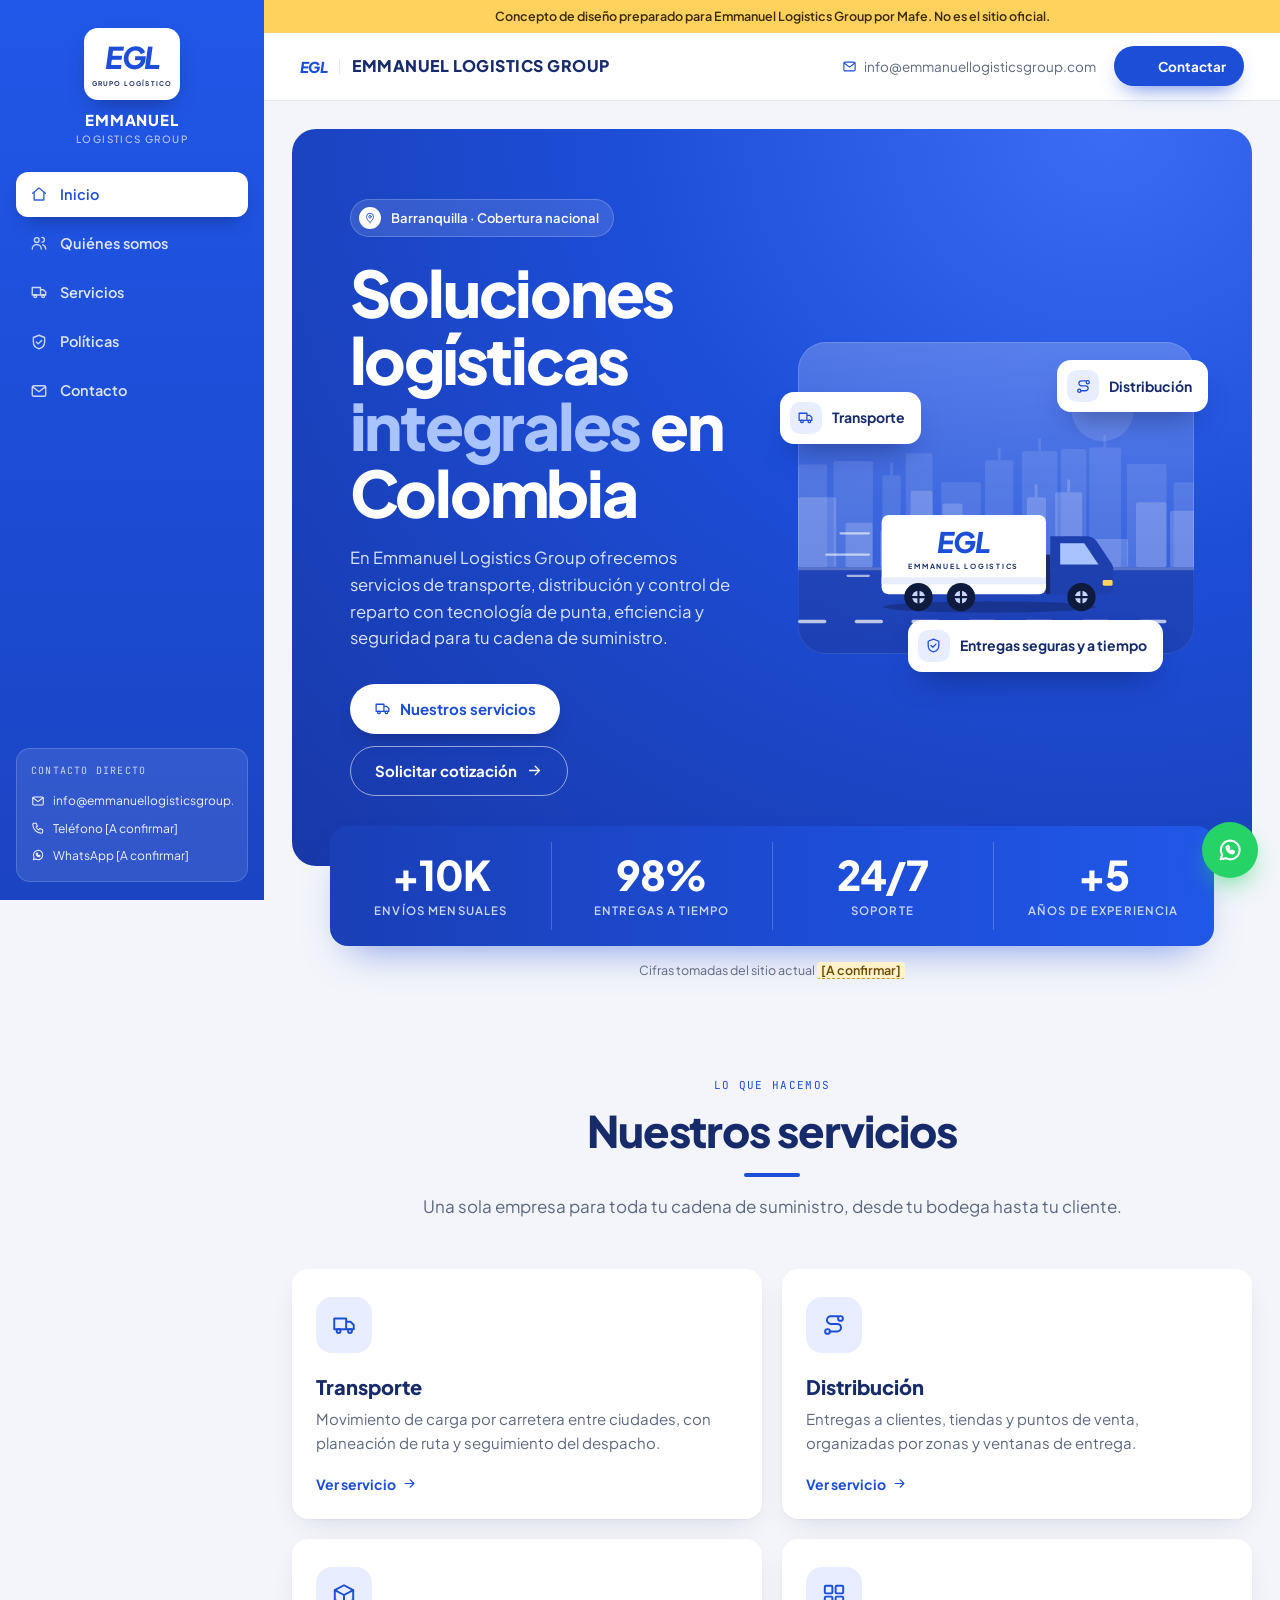
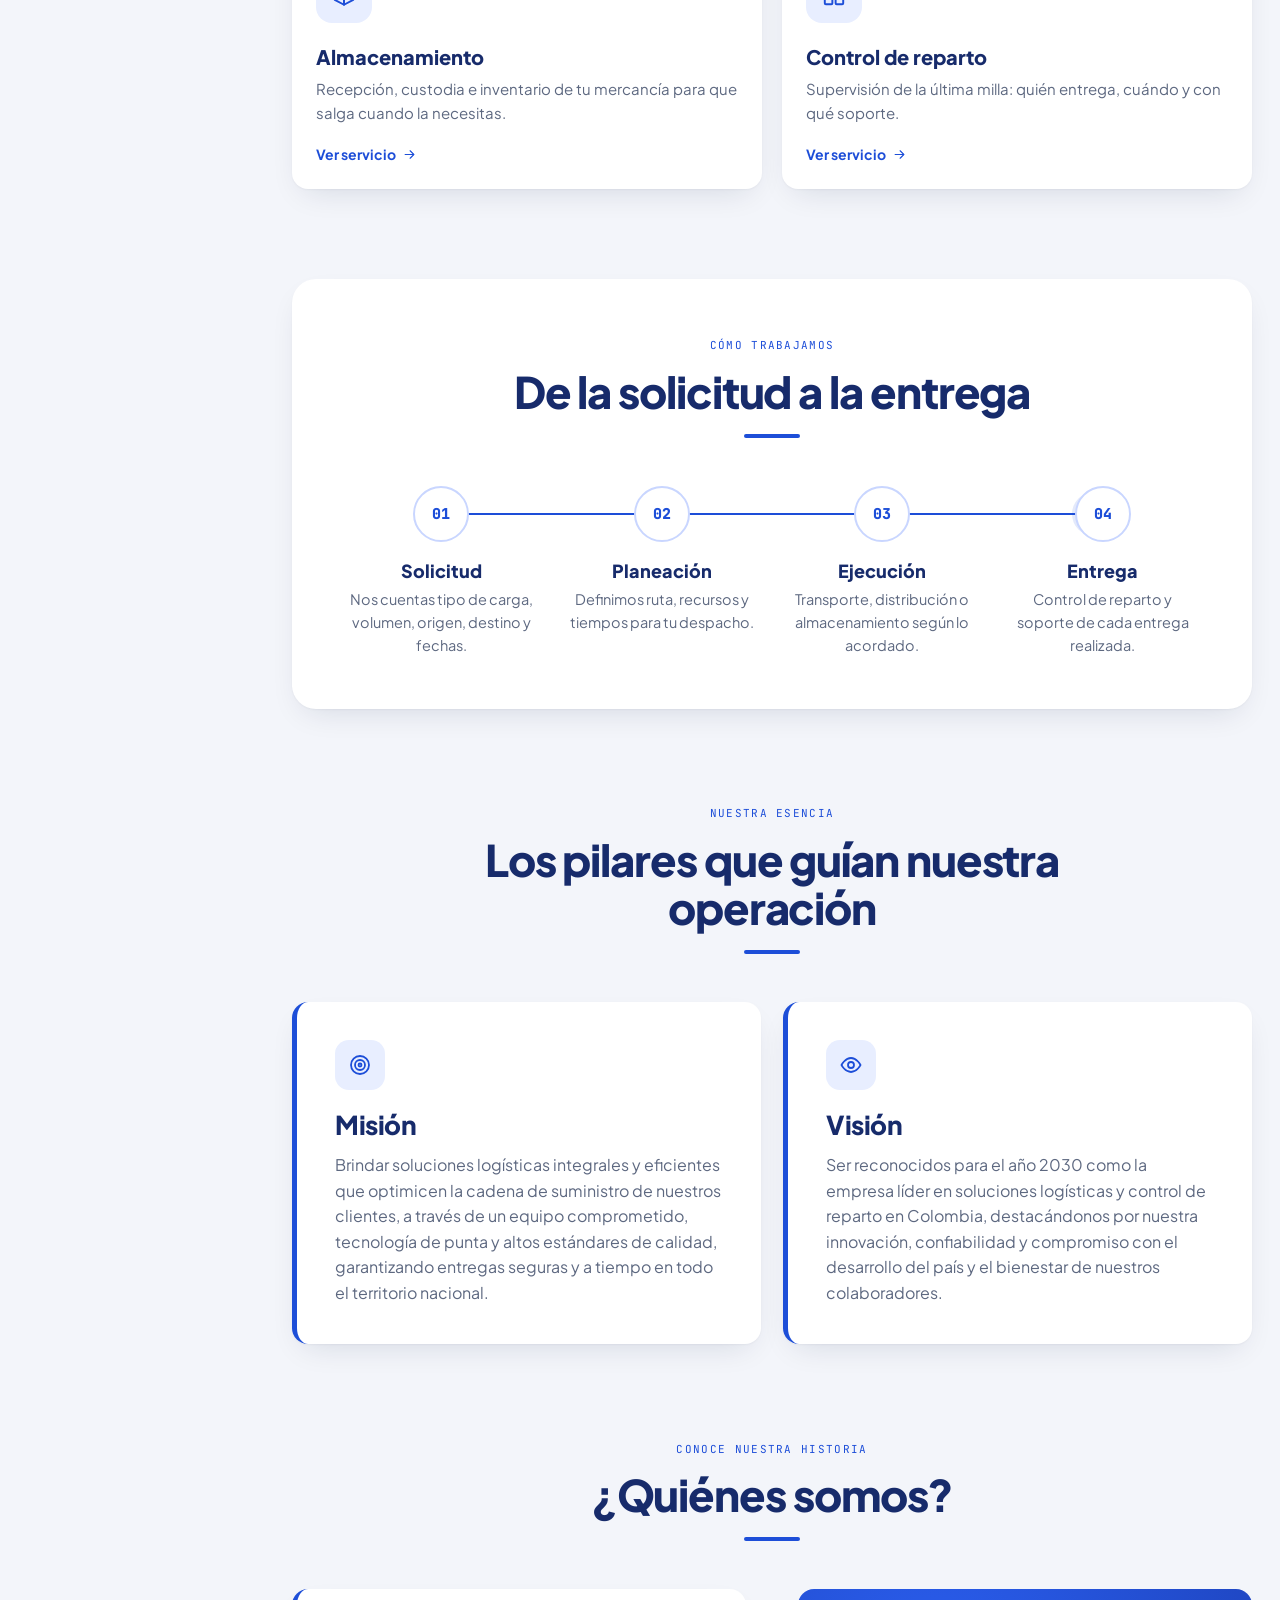
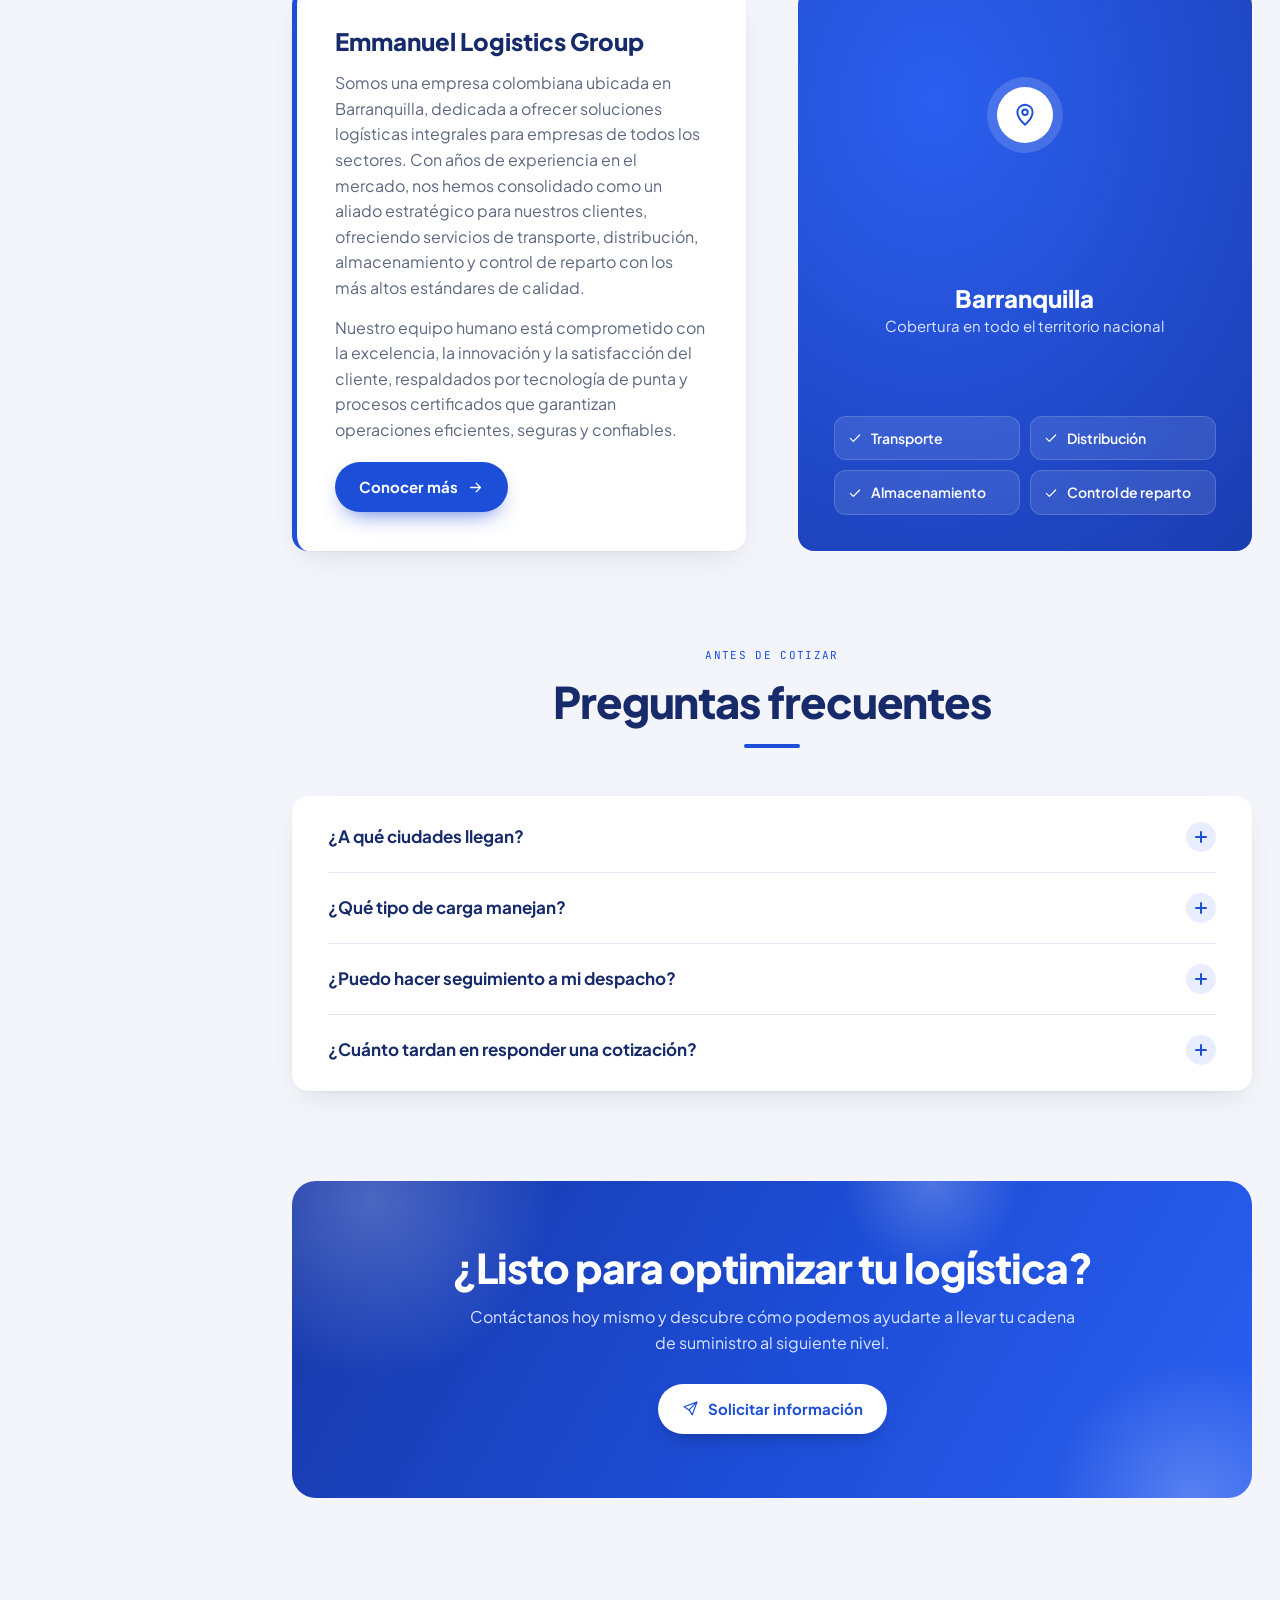
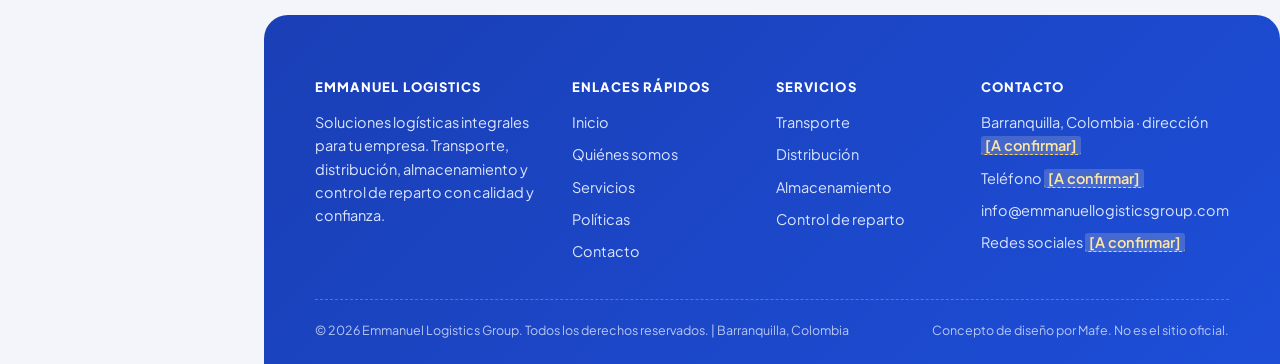
<file: demos/emm/index.html>
<!DOCTYPE html>
<html lang="es-CO">
<head>
<meta charset="utf-8">
<meta name="viewport" content="width=device-width, initial-scale=1, viewport-fit=cover">
<meta name="robots" content="noindex, nofollow">
<title>Emmanuel Logistics Group | Soluciones logísticas integrales en Colombia</title>
<meta name="description" content="Transporte, distribución, almacenamiento y control de reparto desde Barranquilla para todo el territorio nacional.">
<meta name="theme-color" content="#1D4ED8">
<link rel="icon" href="data:image/svg+xml,%3Csvg xmlns='http://www.w3.org/2000/svg' viewBox='0 0 64 64'%3E%3Crect width='64' height='64' rx='14' fill='%231D4ED8'/%3E%3Ctext x='32' y='41' text-anchor='middle' font-family='Arial' font-weight='800' font-style='italic' font-size='24' fill='white'%3EEGL%3C/text%3E%3C/svg%3E">
<link rel="preconnect" href="https://fonts.googleapis.com">
<link rel="preconnect" href="https://fonts.gstatic.com" crossorigin>
<link href="https://fonts.googleapis.com/css2?family=Plus+Jakarta+Sans:ital,wght@0,400;0,500;0,600;0,700;0,800;1,800&family=JetBrains+Mono:wght@500;700&display=swap" rel="stylesheet">
<style>/* Emmanuel Logistics Group · concepto v2 (demo) · basado en la estructura del sitio actual */
:root{
  --blue:#1D4ED8;        /* azul de marca del sitio actual */
  --blue-2:#2563EB;
  --blue-3:#1E40AF;
  --navy:#172B6B;
  --ink:#0F1B3D;
  --sky:#E8EEFF;
  --sky-2:#C9D6FF;
  --bg:#F3F5FA;
  --card:#FFFFFF;
  --muted:#5D6880;
  --line:#E2E7F1;
  --kraft:#F6EFE2;      /* papel de guía */
  --stamp:#E2452B;      /* sello, en dosis mínimas */
  --wa:#25D366;
  --side:264px;
  --r:16px;
  --f:"Plus Jakarta Sans",system-ui,sans-serif;
  --mono:"JetBrains Mono",ui-monospace,monospace;
  --ease:cubic-bezier(.2,.7,.1,1);
  --shadow:0 1px 2px rgba(15,27,61,.04),0 12px 32px -12px rgba(15,27,61,.14);
}
*{box-sizing:border-box;margin:0;padding:0}
html{scroll-behavior:smooth;-webkit-text-size-adjust:100%}
body{font-family:var(--f);color:var(--ink);background:var(--bg);line-height:1.6;font-size:16px;-webkit-font-smoothing:antialiased;overflow-x:hidden}
img,svg{display:block;max-width:100%}
a{color:inherit;text-decoration:none}
button{font:inherit;cursor:pointer;border:0;background:none;color:inherit}
:focus-visible{outline:2px solid var(--blue-2);outline-offset:3px;border-radius:6px}
.tbc{background:#FFF1C9;color:#6B4A00;border-bottom:1px dashed #C99A1E;padding:0 .3em;border-radius:3px;font-style:normal;white-space:nowrap;font-weight:600}
.on-blue .tbc{background:rgba(255,241,201,.18);color:#FFE7A3;border-bottom-color:#FFD25E}
.mono{font-family:var(--mono);font-size:11px;letter-spacing:.12em;text-transform:uppercase}

.demo-banner{background:#FFD25E;color:#3A2A00;font:600 12.5px/1.35 var(--f);text-align:center;padding:8px 16px;position:relative;z-index:70}

/* ===== Shell: barra lateral como en el sitio actual ===== */
.sidebar{position:fixed;left:0;top:0;bottom:0;width:var(--side);background:linear-gradient(180deg,#2157E8 0%,#1D4ED8 45%,#1A44C2 100%);color:#fff;display:flex;flex-direction:column;z-index:40;padding:22px 16px 18px}
@media (min-width:1081px){.demo-banner{margin-left:var(--side)}}
.side-logo{display:flex;flex-direction:column;align-items:center;gap:12px;padding:6px 0 22px;text-align:center}
.logo-tile{width:96px;height:72px;border-radius:14px;background:#fff;display:grid;place-items:center;box-shadow:0 10px 24px -10px rgba(0,0,0,.4)}
.logo-tile b{font:800 italic 30px/1 var(--f);letter-spacing:-.04em;color:var(--blue);transform:skewX(-6deg)}
.logo-tile small{display:block;font:700 6.5px/1 var(--f);letter-spacing:.18em;color:var(--navy);margin-top:4px;text-transform:uppercase}
.side-name{font:800 15px/1.1 var(--f);letter-spacing:.06em;text-transform:uppercase}
.side-name small{display:block;font:500 10px/1.4 var(--f);letter-spacing:.14em;opacity:.7;margin-top:3px}
.side-nav{list-style:none;display:grid;gap:4px;margin-top:4px}
.side-nav a{display:flex;align-items:center;gap:12px;padding:11px 14px;border-radius:12px;font-size:14.5px;font-weight:600;color:rgba(255,255,255,.86);transition:background .2s,color .2s}
.side-nav a svg{width:18px;height:18px;flex:none;opacity:.9}
.side-nav a:hover{background:rgba(255,255,255,.1);color:#fff}
.side-nav a[aria-current="page"]{background:#fff;color:var(--blue);box-shadow:0 8px 20px -10px rgba(0,0,0,.45)}
.side-ticket{margin-top:auto;background:rgba(255,255,255,.1);border:1px solid rgba(255,255,255,.16);border-radius:14px;padding:14px 14px 12px;position:relative}
.side-ticket::before{content:"";position:absolute;left:12px;right:12px;top:44px;border-top:1.5px dashed rgba(255,255,255,.3)}
.side-ticket .mono{font-size:10px;opacity:.75;display:block;margin-bottom:16px}
.side-ticket a,.side-ticket span.row{display:flex;align-items:center;gap:8px;font-size:12px;padding:4px 0;color:rgba(255,255,255,.92);white-space:nowrap;overflow:hidden;text-overflow:ellipsis;min-width:0}
.side-ticket a:hover{color:#fff}
.side-ticket svg{width:14px;height:14px;flex:none}
.side-ticket svg.barcode{margin-top:10px;width:100%;height:22px;opacity:.5}

.main{margin-left:var(--side);min-height:100vh}
.topbar{position:sticky;top:0;z-index:30;height:68px;background:rgba(255,255,255,.94);backdrop-filter:blur(12px);-webkit-backdrop-filter:blur(12px);border-bottom:1px solid var(--line);display:flex;align-items:center;justify-content:space-between;gap:16px;padding:0 clamp(16px,3vw,36px)}
.tb-brand{display:flex;align-items:center;gap:12px;font:800 16px/1 var(--f);letter-spacing:.03em;color:var(--navy);text-transform:uppercase}
.tb-brand .mini{font:800 italic 15px/1 var(--f);color:var(--blue);letter-spacing:-.04em;padding-right:12px;border-right:1px solid var(--line)}
.tb-right{display:flex;align-items:center;gap:18px;font-size:13.5px;color:var(--muted)}
.tb-right a.l{display:flex;align-items:center;gap:7px}
.tb-right a.l:hover{color:var(--blue)}
.tb-right svg{width:15px;height:15px;color:var(--blue)}
.menu-btn{display:none;width:42px;height:42px;border-radius:12px;background:var(--sky);color:var(--blue);place-items:center}
.menu-btn span{display:block;width:18px;height:2px;border-radius:2px;background:currentColor;position:relative;transition:background .2s}
.menu-btn span::before,.menu-btn span::after{content:"";position:absolute;left:0;width:18px;height:2px;border-radius:2px;background:currentColor;transition:transform .3s var(--ease),top .3s}
.menu-btn span::before{top:-6px}.menu-btn span::after{top:6px}
.menu-open .menu-btn span{background:transparent}
.menu-open .menu-btn span::before{top:0;transform:rotate(45deg)}
.menu-open .menu-btn span::after{top:0;transform:rotate(-45deg)}
.mobile-menu{display:none}
.content{padding:clamp(16px,2.4vw,28px)}
.block{margin-top:clamp(56px,7vw,96px)}

/* ===== Botones ===== */
.btn{display:inline-flex;align-items:center;justify-content:center;gap:9px;height:50px;padding:0 24px;border-radius:999px;font-weight:700;font-size:15px;transition:transform .3s var(--ease),background .25s,color .25s,box-shadow .3s;white-space:nowrap}
.btn svg{width:17px;height:17px;transition:transform .3s var(--ease)}
.btn:hover svg{transform:translateX(3px)}
.btn:active{transform:scale(.98)}
.btn-blue{background:var(--blue);color:#fff;box-shadow:0 10px 22px -10px rgba(29,78,216,.8)}
.btn-blue:hover{background:var(--blue-2)}
.btn-white{background:#fff;color:var(--blue);box-shadow:0 10px 22px -12px rgba(0,0,0,.4)}
.btn-white:hover{background:var(--sky)}
.btn-line{border:1.5px solid rgba(255,255,255,.55);color:#fff}
.btn-line:hover{background:rgba(255,255,255,.1);border-color:#fff}
.btn-line-dark{border:1.5px solid var(--line);color:var(--ink);background:#fff}
.btn-line-dark:hover{border-color:var(--blue);color:var(--blue)}
.btn-sm{height:40px;padding:0 18px;font-size:13.5px}

/* ===== Encabezados de sección (como el sitio actual: centrado + línea) ===== */
.sh{text-align:center;max-width:720px;margin:0 auto clamp(32px,4vw,48px)}
.sh .mono{color:var(--blue);display:inline-flex;align-items:center;gap:10px}
.sh h2{font:800 clamp(30px,3.4vw,44px)/1.1 var(--f);letter-spacing:-.025em;color:var(--navy);margin:12px 0 0}
.sh h2::after{content:"";display:block;width:56px;height:4px;border-radius:4px;background:var(--blue);margin:18px auto 0}
.sh p{color:var(--muted);margin-top:16px;font-size:17px}
.sh.left{text-align:left;margin-left:0}
.sh.left h2::after{margin-left:0}

/* ===== Hero ===== */
.hero{position:relative;border-radius:24px;overflow:hidden;color:#fff;background:radial-gradient(120% 140% at 85% 0%,#3B6CF5 0%,#1D4ED8 42%,#1838A8 100%);padding:clamp(40px,5.5vw,80px) clamp(24px,4.5vw,72px)}
.hero-grid{position:relative;display:grid;grid-template-columns:1.1fr .9fr;gap:clamp(28px,4vw,64px);align-items:center}
.hero-grid>*{min-width:0}
.hero .tag{display:inline-flex;align-items:center;gap:10px;padding:7px 14px 7px 8px;border-radius:999px;background:rgba(255,255,255,.12);border:1px solid rgba(255,255,255,.2);font-size:13px;font-weight:600}
.hero .tag i{width:22px;height:22px;border-radius:50%;background:#fff;color:var(--blue);display:grid;place-items:center;font-style:normal}
.hero .tag i svg{width:12px;height:12px}
.hero h1{font:800 clamp(38px,5vw,68px)/1.04 var(--f);letter-spacing:-.035em;margin:22px 0 20px}
.hero h1 span{color:#A9C3FF}
.hero p.lead{font-size:clamp(16px,1.3vw,18px);color:#DCE6FF;max-width:52ch;margin-bottom:32px}
.hero-actions{display:flex;gap:12px;flex-wrap:wrap}
.hero-routes{position:absolute;inset:0;pointer-events:none;opacity:.22}
.hero-routes svg{width:100%;height:100%}
.hero-routes path{stroke-dasharray:6 10;animation:dash 30s linear infinite}
@keyframes dash{to{stroke-dashoffset:-800}}

/* ===== Ticket base (guía de despacho) ===== */
.ticket{--notch:12px;--cut:50%;position:relative;background:#fff;color:var(--ink);border-radius:18px;
  -webkit-mask:radial-gradient(circle var(--notch) at 0 var(--cut),#0000 98%,#000) left/51% 100% no-repeat,radial-gradient(circle var(--notch) at 100% var(--cut),#0000 98%,#000) right/51% 100% no-repeat;
          mask:radial-gradient(circle var(--notch) at 0 var(--cut),#0000 98%,#000) left/51% 100% no-repeat,radial-gradient(circle var(--notch) at 100% var(--cut),#0000 98%,#000) right/51% 100% no-repeat}
.shadow-wrap{filter:drop-shadow(0 18px 30px rgba(15,27,61,.16)) drop-shadow(0 1px 1px rgba(15,27,61,.06))}
.perf{border:0;border-top:2px dashed var(--line);margin:0}
.barcode{display:block;height:34px;width:100%}

/* Guía del hero */
.waybill-wrap{justify-self:end;width:100%;max-width:430px;transform:rotate(2deg);filter:drop-shadow(0 30px 50px rgba(8,20,70,.45))}
.waybill{--cut:94px;padding:22px 24px 20px}
.wb-head{display:flex;justify-content:space-between;align-items:flex-start;gap:12px}
.wb-head .who{display:flex;align-items:center;gap:10px}
.wb-head .who b{font:800 italic 18px/1 var(--f);color:var(--blue);letter-spacing:-.04em}
.wb-head .who span{font-size:11px;color:var(--muted);line-height:1.3}
.wb-num{text-align:right}
.wb-num .mono{color:var(--muted);font-size:9.5px}
.wb-num strong{display:block;font:700 15px var(--mono);letter-spacing:.04em;margin-top:2px}
.waybill .perf{margin:22px -24px 0}
.wb-route{display:grid;grid-template-columns:auto 1fr auto;gap:12px;align-items:center;padding:22px 0 18px}
.wb-city .mono{font-size:9.5px;color:var(--muted)}
.wb-city b{display:block;font:800 30px/1 var(--f);letter-spacing:-.03em;color:var(--navy);margin:4px 0 2px}
.wb-city span{font-size:12px;color:var(--muted)}
.wb-city.r{text-align:right}
.wb-line{position:relative;height:30px;margin:0 14px}
.wb-line .track{position:absolute;left:0;right:0;top:50%;border-top:2px dashed var(--sky-2)}
#wb-dot{position:absolute;top:50%;left:0;width:32px;height:32px;margin:-16px 0 0 -16px;border-radius:50%;background:var(--blue);color:#fff;display:grid;place-items:center;transition:left 1.2s var(--ease);box-shadow:0 0 0 6px rgba(29,78,216,.14)}
#wb-dot svg{width:16px;height:16px}
.wb-meta{display:grid;grid-template-columns:repeat(3,1fr);gap:1px;background:var(--line);border:1px solid var(--line);border-radius:12px;overflow:hidden}
.wb-meta div{background:#fff;padding:10px 12px}
.wb-meta .mono{font-size:9px;color:var(--muted);display:block}
.wb-meta b{font-size:13px}
.wb-steps{list-style:none;display:grid;gap:10px;padding:18px 0 14px}
.wb-steps li{display:grid;grid-template-columns:22px 1fr auto;gap:12px;align-items:center;font-size:14px;font-weight:600;color:#9AA3B8;transition:color .3s}
.wb-steps .dot{width:22px;height:22px;border-radius:50%;border:2px solid var(--line);display:grid;place-items:center;transition:all .35s var(--ease)}
.wb-steps .dot svg{width:12px;height:12px;opacity:0;transition:opacity .2s}
.wb-steps li.done{color:var(--ink)}
.wb-steps li.done .dot{background:var(--blue);border-color:var(--blue);color:#fff}
.wb-steps li.done .dot svg{opacity:1}
.wb-steps li.now{color:var(--ink)}
.wb-steps li.now .dot{border-color:var(--blue);box-shadow:0 0 0 5px rgba(29,78,216,.14)}
.wb-steps .mono{font-size:9.5px;color:#9AA3B8}
.wb-foot{display:flex;align-items:flex-end;justify-content:space-between;gap:14px}
.wb-foot .barcode{height:36px;max-width:220px}
.wb-foot .mono{font-size:9px;color:var(--muted);text-align:right;line-height:1.5}
.stamp{position:absolute;right:22px;top:150px;transform:rotate(-14deg);border:2.5px solid var(--stamp);color:var(--stamp);border-radius:8px;padding:5px 10px;font:800 13px/1 var(--mono);letter-spacing:.12em;text-transform:uppercase;opacity:.85;mix-blend-mode:multiply}
.stamp small{display:block;font-size:8.5px;letter-spacing:.14em;margin-top:3px;text-align:center}

/* ===== Cifras como tira de tickets ===== */
.stats-wrap{margin-top:-36px;position:relative;z-index:2;padding:0 clamp(12px,3vw,40px)}
.stats{--notch:14px;display:grid;grid-template-columns:repeat(4,1fr) 170px;background:linear-gradient(90deg,#1A3FB6,#1D4ED8 60%,#2157E8);color:#fff;border-radius:18px;
  -webkit-mask:radial-gradient(circle var(--notch) at 0 50%,#0000 98%,#000) left/51% 100% no-repeat,radial-gradient(circle var(--notch) at 100% 50%,#0000 98%,#000) right/51% 100% no-repeat;
          mask:radial-gradient(circle var(--notch) at 0 50%,#0000 98%,#000) left/51% 100% no-repeat,radial-gradient(circle var(--notch) at 100% 50%,#0000 98%,#000) right/51% 100% no-repeat}
.stat{padding:28px 20px;text-align:center;position:relative}
.stat+.stat::before,.stats .stub::before{content:"";position:absolute;left:0;top:16px;bottom:16px;border-left:2px dashed rgba(255,255,255,.28)}
.stat b{display:block;font:800 clamp(32px,3.2vw,44px)/1 var(--f);letter-spacing:-.03em}
.stat span{display:block;margin-top:8px;font:600 11.5px var(--f);letter-spacing:.1em;text-transform:uppercase;color:#C9D6FF}
.stats .stub{position:relative;display:flex;flex-direction:column;justify-content:center;gap:8px;padding:18px 22px;background:rgba(0,0,0,.12)}
.stats .stub .barcode{height:38px;opacity:.9}
.stats .stub .mono{font-size:9px;color:#C9D6FF}
.stats-note{text-align:center;font-size:12.5px;color:var(--muted);margin-top:14px}

/* ===== Servicios como etiquetas de envío ===== */
.labels{display:grid;grid-template-columns:repeat(4,1fr);gap:20px}
.label-wrap{filter:drop-shadow(0 14px 24px rgba(15,27,61,.10)) drop-shadow(0 1px 1px rgba(15,27,61,.06));transition:transform .4s var(--ease),filter .4s}
.label-wrap:hover{transform:translateY(-6px) rotate(-.6deg);filter:drop-shadow(0 24px 36px rgba(15,27,61,.18)) drop-shadow(0 1px 1px rgba(15,27,61,.06))}
.label{--cut:118px;display:flex;flex-direction:column;height:100%;padding:0}
.label-top{display:flex;justify-content:space-between;align-items:center;padding:16px 18px;background:var(--sky);color:var(--blue)}
.label-top .mono{font-size:10px;font-weight:700}
.label-top .code{font:700 10px var(--mono);letter-spacing:.08em;background:#fff;padding:4px 8px;border-radius:6px}
.label-ic{width:52px;height:52px;border-radius:14px;background:var(--blue);color:#fff;display:grid;place-items:center;margin:18px 18px 0;position:relative;box-shadow:0 10px 18px -8px rgba(29,78,216,.8)}
.label-ic svg{width:24px;height:24px}
.label-body{padding:16px 18px 16px;flex:1}
.label h3{font:800 21px/1.15 var(--f);letter-spacing:-.02em;color:var(--navy);margin-bottom:8px}
.label p{font-size:14.5px;color:var(--muted)}
.label .perf{margin:0 12px}
.label-foot{display:flex;align-items:center;justify-content:space-between;gap:12px;padding:12px 18px 16px}
.label-foot .barcode{height:26px;width:96px}
.label-foot .go{display:inline-flex;align-items:center;gap:6px;font-size:13.5px;font-weight:700;color:var(--blue)}
.label-foot .go svg{width:15px;height:15px;transition:transform .3s var(--ease)}
.label-wrap:hover .go svg{transform:translateX(3px)}

/* ===== Ruta (cómo trabajamos) ===== */
.route-card{background:#fff;border-radius:24px;box-shadow:var(--shadow);padding:clamp(28px,4vw,52px);overflow:hidden}
.route{position:relative;display:grid;grid-template-columns:repeat(4,1fr);gap:24px;margin-top:12px}
.route-line{position:absolute;left:12.5%;right:12.5%;top:27px;height:2px;background:repeating-linear-gradient(90deg,var(--sky-2) 0 8px,transparent 8px 16px)}
.route-fill{position:absolute;left:0;top:0;height:2px;width:0;background:var(--blue);transition:width 2.2s var(--ease)}
.route-truck{position:absolute;top:-15px;left:0;width:32px;height:32px;margin-left:-16px;border-radius:50%;background:var(--blue);color:#fff;display:grid;place-items:center;transition:left 2.2s var(--ease);box-shadow:0 0 0 6px rgba(29,78,216,.12)}
.route-truck svg{width:16px;height:16px}
.steps.in .route-fill{width:100%}
.steps.in .route-truck{left:100%}
.stop{text-align:center;position:relative}
.stop .pin{width:56px;height:56px;border-radius:50%;background:#fff;border:2px solid var(--sky-2);color:var(--blue);display:grid;place-items:center;margin:0 auto 18px;position:relative;z-index:1;font:800 15px var(--mono)}
.stop h3{font:800 18px/1.25 var(--f);color:var(--navy);margin-bottom:6px}
.stop p{font-size:14.5px;color:var(--muted);max-width:26ch;margin:0 auto}

/* ===== Misión / visión (tarjetas con borde como el sitio actual) ===== */
.mv{display:grid;grid-template-columns:1fr 1fr;gap:22px}
.mv-card{position:relative;background:#fff;border-radius:var(--r);box-shadow:var(--shadow);border-left:5px solid var(--blue);padding:clamp(26px,3vw,40px);overflow:hidden}
.mv-card .ic{width:50px;height:50px;border-radius:14px;background:var(--sky);color:var(--blue);display:grid;place-items:center;margin-bottom:20px}
.mv-card .ic svg{width:24px;height:24px}
.mv-card h3{font:800 26px/1.15 var(--f);color:var(--navy);margin-bottom:12px;letter-spacing:-.02em}
.mv-card p{color:var(--muted);font-size:16px}
.mv-card .stamp{top:24px;right:24px;transform:rotate(8deg);font-size:11px;border-color:var(--sky-2);color:var(--blue);opacity:1;mix-blend-mode:normal}

/* ===== Quiénes somos ===== */
.about{display:grid;grid-template-columns:1fr 1fr;gap:clamp(24px,4vw,56px);align-items:center}
.about-card{background:#fff;border-radius:var(--r);box-shadow:var(--shadow);border-left:5px solid var(--blue);padding:clamp(26px,3vw,40px)}
.about-card h3{font:800 24px/1.2 var(--f);color:var(--navy);margin-bottom:14px}
.about-card p{color:var(--muted);margin-bottom:14px}
.manifest{background:var(--kraft);border-radius:18px;padding:22px 24px;font-family:var(--mono);font-size:12.5px;color:#4A3F2A;position:relative;transform:rotate(-1.2deg);box-shadow:0 16px 30px -18px rgba(60,40,0,.45)}
.manifest::before{content:"";position:absolute;top:-10px;left:50%;width:90px;height:22px;margin-left:-45px;background:rgba(201,214,255,.7);transform:rotate(-3deg);border-radius:3px}
.manifest h4{font:700 11px var(--mono);letter-spacing:.14em;text-transform:uppercase;display:flex;justify-content:space-between;padding-bottom:12px;border-bottom:1.5px dashed rgba(74,63,42,.35);margin-bottom:6px}
.manifest ul{list-style:none}
.manifest li{display:flex;justify-content:space-between;gap:12px;padding:9px 0;border-bottom:1px dotted rgba(74,63,42,.3)}
.manifest li span:last-child{font-weight:700;text-align:right}
.manifest .ok{color:var(--blue)}

/* ===== CTA tipo pase ===== */
.pass{display:grid;grid-template-columns:1fr 240px;border-radius:24px;overflow:hidden;color:#fff;background:linear-gradient(120deg,#1838A8,#1D4ED8 55%,#2B5FF0)}
.pass-main{padding:clamp(32px,4.5vw,60px);text-align:center}
.pass-main h2{font:800 clamp(28px,3.2vw,42px)/1.12 var(--f);letter-spacing:-.025em}
.pass-main p{color:#DCE6FF;max-width:46ch;margin:14px auto 26px}
.pass-main .hero-actions{justify-content:center}
.pass-stub{position:relative;background:rgba(0,0,0,.14);padding:28px 24px;display:flex;flex-direction:column;justify-content:space-between;gap:16px;border-left:2px dashed rgba(255,255,255,.3)}
.pass-stub::before,.pass-stub::after{content:"";position:absolute;left:-13px;width:24px;height:24px;border-radius:50%;background:var(--bg)}
.pass-stub::before{top:-12px}.pass-stub::after{bottom:-12px}
.pass-stub .mono{font-size:9.5px;color:#C9D6FF}
.pass-stub b{display:block;font:800 22px/1.1 var(--f);margin-top:4px}
.pass-stub .barcode{height:44px}

/* ===== FAQ ===== */
.faq{background:#fff;border-radius:var(--r);box-shadow:var(--shadow);padding:6px clamp(20px,3vw,36px)}
.faq details+details{border-top:1px solid var(--line)}
.faq summary{list-style:none;cursor:pointer;display:flex;justify-content:space-between;align-items:center;gap:16px;padding:20px 0;font:700 17px/1.35 var(--f);color:var(--navy)}
.faq summary::-webkit-details-marker{display:none}
.faq summary i{flex:none;width:30px;height:30px;border-radius:50%;background:var(--sky);color:var(--blue);position:relative;transition:transform .3s var(--ease)}
.faq summary i::before,.faq summary i::after{content:"";position:absolute;left:50%;top:50%;width:12px;height:2px;border-radius:2px;background:currentColor;transform:translate(-50%,-50%)}
.faq summary i::after{transform:translate(-50%,-50%) rotate(90deg)}
.faq details[open] summary i{transform:rotate(45deg)}
.faq details p{color:var(--muted);padding:0 0 20px;max-width:70ch}

/* ===== Footer azul como el sitio actual ===== */
.site-footer{margin-top:clamp(56px,7vw,96px);background:linear-gradient(135deg,#1A3FB6,#1D4ED8);color:#DCE6FF;border-radius:24px 24px 0 0;padding:clamp(44px,5vw,64px) clamp(24px,4vw,56px) 24px}
.ft-grid{display:grid;grid-template-columns:1.3fr 1fr 1fr 1.3fr;gap:32px;padding-bottom:36px;border-bottom:1.5px dashed rgba(255,255,255,.25)}
.ft-grid h4{font:800 13px var(--f);letter-spacing:.08em;text-transform:uppercase;color:#fff;margin-bottom:16px}
.ft-grid ul{list-style:none;display:grid;gap:9px;font-size:14.5px}
.ft-grid a:hover{color:#fff;text-decoration:underline;text-underline-offset:3px}
.ft-grid p{font-size:14.5px;max-width:34ch}
.ft-bottom{display:flex;justify-content:space-between;gap:16px;flex-wrap:wrap;font-size:12.5px;color:#B8C8F5;padding-top:20px}

/* ===== WhatsApp flotante ===== */
.wa-fab{position:fixed;right:22px;bottom:22px;z-index:50;width:56px;height:56px;border-radius:50%;background:var(--wa);color:#fff;display:grid;place-items:center;box-shadow:0 12px 26px -8px rgba(37,211,102,.7);transition:transform .3s var(--ease)}
.wa-fab:hover{transform:scale(1.06)}
.wa-fab svg{width:28px;height:28px}
.mbar{display:none}
.toast{position:fixed;left:50%;bottom:96px;transform:translate(-50%,20px);background:var(--ink);color:#fff;padding:12px 18px;border-radius:12px;font-size:14px;opacity:0;pointer-events:none;transition:all .35s var(--ease);z-index:80;max-width:calc(100% - 32px);text-align:center}
.toast.show{opacity:1;transform:translate(-50%,0)}

/* ===== Páginas internas ===== */
.page-hero{position:relative;border-radius:24px;overflow:hidden;color:#fff;background:radial-gradient(120% 160% at 90% 0%,#3B6CF5 0%,#1D4ED8 45%,#1838A8 100%);padding:clamp(36px,4.5vw,64px) clamp(24px,4.5vw,64px);display:grid;grid-template-columns:1fr auto;gap:32px;align-items:end}
.page-hero>*{min-width:0}
.crumbs{font:600 12px var(--mono);letter-spacing:.1em;text-transform:uppercase;color:#C9D6FF;display:flex;gap:8px}
.crumbs a:hover{color:#fff}
.page-hero h1{font:800 clamp(34px,4.4vw,58px)/1.06 var(--f);letter-spacing:-.03em;margin:16px 0 14px}
.page-hero h1 span{color:#A9C3FF}
.page-hero p{color:#DCE6FF;max-width:58ch;font-size:17px}
.ph-tag{--notch:10px;--cut:50%;background:#fff;color:var(--ink);border-radius:14px;padding:14px 18px;min-width:210px;transform:rotate(3deg);filter:drop-shadow(0 18px 28px rgba(8,20,70,.4))}
.ph-tag .mono{font-size:9.5px;color:var(--muted)}
.ph-tag b{display:block;font:800 22px/1.1 var(--f);color:var(--navy);margin:4px 0 10px}
.ph-tag .barcode{height:26px}

.facts{display:grid;grid-template-columns:repeat(4,1fr);gap:16px}
.fact{background:#fff;border-radius:14px;box-shadow:var(--shadow);padding:20px 22px;border-top:4px solid var(--blue)}
.fact .mono{font-size:10px;color:var(--muted);display:block;margin-bottom:8px}
.fact b{font:800 18px/1.3 var(--f);color:var(--navy)}
.values{display:grid;grid-template-columns:repeat(3,1fr);gap:20px}
.value{background:#fff;border-radius:var(--r);box-shadow:var(--shadow);padding:28px}
.value .ic{width:50px;height:50px;border-radius:14px;background:var(--sky);color:var(--blue);display:grid;place-items:center;margin-bottom:18px}
.value .ic svg{width:24px;height:24px}
.value h3{font:800 20px var(--f);color:var(--navy);margin-bottom:8px}
.value p{color:var(--muted);font-size:15px}

/* Servicios detalle */
.svc-tabs{position:sticky;top:68px;z-index:20;background:rgba(243,245,250,.94);backdrop-filter:blur(10px);-webkit-backdrop-filter:blur(10px);margin:0 calc(-1*clamp(16px,2.4vw,28px));padding:12px clamp(16px,2.4vw,28px)}
.svc-tabs .in{display:flex;gap:8px;overflow-x:auto;scrollbar-width:none}
.svc-tabs .in::-webkit-scrollbar{display:none}
.svc-tabs a{flex:none;display:flex;align-items:center;gap:8px;padding:10px 16px;border-radius:999px;font-size:14px;font-weight:700;background:#fff;color:var(--muted);box-shadow:0 1px 2px rgba(15,27,61,.06);transition:all .25s}
.svc-tabs a svg{width:16px;height:16px}
.svc-tabs a.active{background:var(--blue);color:#fff}
.svc{scroll-margin-top:150px;margin-top:28px}
.svc-card{--cut:50%;--notch:16px;display:grid;grid-template-columns:1fr 300px;background:#fff}
.svc-main{padding:clamp(26px,3.4vw,44px)}
.svc-main .head{display:flex;align-items:center;gap:16px;margin-bottom:18px}
.svc-main .head .ic{width:56px;height:56px;border-radius:16px;background:var(--blue);color:#fff;display:grid;place-items:center;flex:none}
.svc-main .head .ic svg{width:26px;height:26px}
.svc-main .head .mono{color:var(--blue);font-size:10.5px}
.svc-main h2{font:800 clamp(24px,2.6vw,32px)/1.15 var(--f);letter-spacing:-.02em;color:var(--navy)}
.svc-main .lead{color:var(--muted);font-size:16.5px;max-width:58ch;margin-bottom:22px}
.includes{list-style:none;display:grid;grid-template-columns:1fr 1fr;gap:10px 20px;margin-bottom:26px}
.includes li{display:grid;grid-template-columns:22px 1fr;gap:10px;font-size:15px;font-weight:600}
.includes svg{width:20px;height:20px;color:var(--blue);margin-top:1px}
.svc-side{position:relative;background:var(--kraft);padding:26px 24px;border-left:2px dashed #D9CBB0;font-family:var(--mono);color:#4A3F2A;display:flex;flex-direction:column;gap:4px}
.svc-side h4{font:700 10.5px var(--mono);letter-spacing:.14em;text-transform:uppercase;padding-bottom:10px;margin-bottom:4px;border-bottom:1.5px dashed rgba(74,63,42,.35)}
.svc-side dl div{padding:9px 0;border-bottom:1px dotted rgba(74,63,42,.3)}
.svc-side dt{font-size:9.5px;letter-spacing:.12em;text-transform:uppercase;opacity:.75}
.svc-side dd{font:600 13.5px var(--f);color:var(--ink);margin-top:2px}
.svc-side .barcode{margin-top:auto;padding-top:16px;height:50px}

/* Políticas como carpetas */
.pol-layout{display:grid;grid-template-columns:250px 1fr;gap:28px;align-items:start}
.pol-layout>*{min-width:0}
.pol-nav{position:sticky;top:92px;background:#fff;border-radius:var(--r);box-shadow:var(--shadow);padding:10px;display:grid;gap:2px}
.pol-nav a{display:flex;align-items:center;gap:10px;padding:11px 12px;border-radius:10px;font-size:14.5px;font-weight:600;color:var(--muted);transition:all .2s}
.pol-nav a .n{font:700 10px var(--mono);color:var(--blue);width:22px}
.pol-nav a:hover{background:var(--bg);color:var(--ink)}
.pol-nav a.active{background:var(--sky);color:var(--blue)}
.folder{position:relative;margin-bottom:28px;scroll-margin-top:96px;padding-top:30px}
.folder-tab{position:absolute;top:0;left:0;height:34px;padding:0 18px;border-radius:12px 12px 0 0;background:#fff;display:flex;align-items:center;gap:10px;font:700 10.5px var(--mono);letter-spacing:.12em;text-transform:uppercase;color:var(--blue);box-shadow:0 -4px 10px -6px rgba(15,27,61,.1)}
.folder-body{background:#fff;border-radius:0 var(--r) var(--r) var(--r);box-shadow:var(--shadow);padding:clamp(24px,3.4vw,40px);position:relative}
.folder-body h2{font:800 clamp(22px,2.4vw,28px)/1.2 var(--f);color:var(--navy);margin-bottom:12px;padding-right:150px}
.folder-body p{color:var(--muted);margin-bottom:14px;max-width:70ch}
.folder-body ul{margin:0 0 16px 18px;color:var(--muted);display:grid;gap:6px}
.folder-body .stamp{top:24px;right:24px;transform:rotate(-8deg);font-size:10.5px}
.doc{display:inline-flex;align-items:center;gap:10px;flex-wrap:wrap;padding:12px 16px;border:1.5px dashed var(--line);border-radius:12px;font-size:14px;color:var(--muted)}
.doc svg{width:18px;height:18px;color:var(--blue)}

/* Contacto: formulario como guía */
.contact-grid{display:grid;grid-template-columns:.75fr 1.25fr;gap:24px;align-items:start}
.contact-grid>*{min-width:0}
.c-list{display:grid;gap:12px}
.c-item{display:grid;grid-template-columns:46px 1fr;gap:14px;align-items:center;padding:16px 18px;background:#fff;border-radius:14px;box-shadow:var(--shadow);border-left:4px solid var(--blue);transition:transform .3s var(--ease)}
a.c-item:hover{transform:translateX(4px)}
.c-item .ic{width:46px;height:46px;border-radius:12px;background:var(--sky);color:var(--blue);display:grid;place-items:center}
.c-item .ic svg{width:20px;height:20px}
.c-item .mono{color:var(--muted);font-size:9.5px;display:block;margin-bottom:2px}
.c-item b{font-weight:700;font-size:15px;word-break:break-word}
.form-card{--cut:124px;--notch:14px;background:#fff;scroll-margin-top:90px}
.form-head{display:flex;justify-content:space-between;align-items:center;gap:16px;padding:22px clamp(20px,3vw,36px);background:var(--blue);color:#fff}
.form-head h2{font:800 clamp(20px,2.2vw,26px)/1.1 var(--f)}
.form-head .mono{font-size:9.5px;color:#C9D6FF;display:block;margin-bottom:6px}
.form-head .num{text-align:right;font:700 13px var(--mono)}
.form-inner{padding:26px clamp(20px,3vw,36px) 28px}
.progress{display:grid;grid-template-columns:repeat(3,1fr);gap:8px;margin-bottom:24px}
.progress i{font-style:normal;font:700 10px var(--mono);letter-spacing:.1em;text-transform:uppercase;color:#9AA3B8;padding-top:10px;border-top:3px solid var(--line);transition:all .3s}
.progress i.on{color:var(--blue);border-top-color:var(--blue)}
.fstep{display:none;animation:fade .45s var(--ease)}
.fstep.active{display:block}
@keyframes fade{from{opacity:0;transform:translateY(8px)}to{opacity:1;transform:none}}
fieldset{border:0}
.fstep legend{font:800 18px var(--f);color:var(--navy);margin-bottom:16px}
.choices{display:grid;grid-template-columns:1fr 1fr;gap:10px}
.choice input{position:absolute;opacity:0;pointer-events:none}
.choice>span{display:grid;grid-template-columns:44px 1fr;gap:12px;align-items:center;padding:14px;border:2px solid var(--line);border-radius:14px;cursor:pointer;transition:all .2s;font-weight:700}
.choice>span .ci{width:44px;height:44px;border-radius:12px;background:var(--sky);color:var(--blue);display:grid;place-items:center;transition:all .2s}
.choice>span .ci svg{width:22px;height:22px}
.choice small{display:block;font-weight:500;color:var(--muted);font-size:13px;margin-top:1px}
.choice input:checked+span{border-color:var(--blue);background:#F5F8FF}
.choice input:checked+span .ci{background:var(--blue);color:#fff}
.choice input:focus-visible+span{outline:2px solid var(--blue-2);outline-offset:2px}
.fields{display:grid;grid-template-columns:1fr 1fr;gap:14px}
.fields .full{grid-column:1/-1}
.field label{display:block;font:700 10.5px var(--mono);letter-spacing:.1em;text-transform:uppercase;color:var(--muted);margin-bottom:7px}
.field input,.field select,.field textarea{width:100%;height:50px;border:2px solid var(--line);border-radius:12px;padding:0 14px;font:inherit;font-size:16px;background:#fff;color:var(--ink);transition:border-color .2s}
.field textarea{height:110px;padding:12px 14px;resize:vertical}
.field input:focus,.field select:focus,.field textarea:focus{outline:0;border-color:var(--blue)}
.form-nav{display:flex;justify-content:space-between;gap:12px;margin-top:24px}
.form-nav .btn[hidden]{display:none}
.form-legal{font-size:12.5px;color:var(--muted);margin-top:16px}
.form-done{display:none;text-align:center;padding:36px 24px 32px;position:relative}
.form-done.show{display:block;animation:fade .5s var(--ease)}
.form-done .stamp{position:relative;display:inline-block;top:auto;right:auto;font-size:18px;padding:10px 16px;margin-bottom:22px}
.form-done h3{font:800 24px var(--f);color:var(--navy);margin-bottom:8px}
.form-done p{color:var(--muted);max-width:44ch;margin:0 auto 22px}

/* ===== Revelado ===== */
.rv{opacity:0;transform:translateY(22px);transition:opacity .8s var(--ease),transform .8s var(--ease)}
.rv.in{opacity:1;transform:none}
.rv.d1{transition-delay:.08s}.rv.d2{transition-delay:.16s}.rv.d3{transition-delay:.24s}
.waybill-wrap.rv{transform:translateY(22px) rotate(2deg)}
.waybill-wrap.rv.in{transform:rotate(2deg)}
@media (prefers-reduced-motion:reduce){.rv,.waybill-wrap.rv{opacity:1;transform:none;transition:none}*{animation:none!important;transition-duration:.01ms!important}}

/* ===== Responsive ===== */
@media (max-width:1280px){
  .labels{grid-template-columns:1fr 1fr}
  .stats{grid-template-columns:repeat(4,1fr)}
  .stats .stub{display:none}
}
@media (max-width:1080px){
  .sidebar{display:none}
  .main{margin-left:0}
  .menu-btn{display:grid}
  .tb-right a.l{display:none}
  .mobile-menu{display:flex;position:fixed;left:0;right:0;top:0;bottom:0;z-index:25;background:linear-gradient(180deg,#2157E8,#1A44C2);color:#fff;flex-direction:column;padding:120px 20px 110px;gap:18px;opacity:0;visibility:hidden;transition:opacity .3s var(--ease),visibility .3s;overflow:auto}
  .menu-open .mobile-menu{opacity:1;visibility:visible}
  .menu-open{overflow:hidden}
  .mobile-menu .side-nav a{font-size:18px;padding:14px 16px}
  .mobile-menu .side-ticket{margin-top:8px}
  .hero-grid,.about,.contact-grid,.pol-layout{grid-template-columns:1fr}
  .waybill-wrap{justify-self:center}
  .svc-card{grid-template-columns:1fr;--cut:-100px}
  .svc-side{border-left:0;border-top:2px dashed #D9CBB0}
  .pol-nav{position:static;display:flex;overflow-x:auto;scrollbar-width:none}
  .pol-nav a{flex:none}
}
@media (max-width:760px){
  .content{padding:12px}
  .topbar{height:62px}
  .tb-brand{font-size:13px}
  .tb-right .btn{display:none}
  .hero{border-radius:20px;padding:34px 20px 64px}
  .hero h1{font-size:clamp(34px,9.6vw,44px)}
  .hero-actions .btn{flex:1}
  .waybill{padding:18px 18px 16px;--cut:88px}
  .waybill .perf{margin:20px -18px 0}
  .wb-city b{font-size:24px}
  .waybill-wrap .stamp{top:140px;right:14px}
  .stats-wrap{padding:0 8px}
  .stats{grid-template-columns:1fr 1fr;-webkit-mask:none;mask:none}
  .stat:nth-child(3)::before{display:none}
  .stat:nth-child(n+3){border-top:2px dashed rgba(255,255,255,.22)}
  .stat{padding:22px 10px}
  .labels{grid-template-columns:1fr}
  .route{grid-template-columns:1fr;gap:28px}
  .route-line{left:27px;right:auto;top:28px;bottom:28px;width:2px;height:auto;background:repeating-linear-gradient(180deg,var(--sky-2) 0 8px,transparent 8px 16px)}
  .route-fill{width:2px!important;height:0;transition:height 2.2s var(--ease)}
  .steps.in .route-fill{height:100%}
  .route-truck{display:none}
  .stop{text-align:left;display:grid;grid-template-columns:56px 1fr;gap:16px;align-items:start}
  .stop .pin{margin:0}
  .stop p{margin:0}
  .mv,.values{grid-template-columns:1fr}
  .facts{grid-template-columns:1fr 1fr}
  .pass{grid-template-columns:1fr}
  .pass-stub{border-left:0;border-top:2px dashed rgba(255,255,255,.3);flex-direction:row;align-items:center}
  .pass-stub::before,.pass-stub::after{top:-13px;bottom:auto}
  .pass-stub::before{left:-12px}.pass-stub::after{left:auto;right:-12px}
  .pass-stub .barcode{width:120px;height:36px}
  .ft-grid{grid-template-columns:1fr;gap:26px}
  .site-footer{border-radius:20px 20px 0 0;padding-bottom:100px}
  .page-hero{grid-template-columns:1fr;border-radius:20px;padding:30px 20px}
  .ph-tag{display:none}
  .includes,.choices,.fields{grid-template-columns:1fr}
  .folder-body h2{padding-right:0;margin-top:44px}
  .folder-body .stamp{top:18px;left:24px;right:auto;transform:rotate(-4deg)}
  .form-nav .btn{flex:1}
  .form-card{--cut:96px}
  .wa-fab{display:none}
  .mbar{display:grid;grid-template-columns:1fr 1fr 1.3fr;gap:8px;position:fixed;left:0;right:0;bottom:0;z-index:60;padding:10px 12px calc(10px + env(safe-area-inset-bottom));background:rgba(255,255,255,.96);backdrop-filter:blur(14px);-webkit-backdrop-filter:blur(14px);border-top:1px solid var(--line)}
  .mbar a{height:50px;border-radius:14px;display:flex;align-items:center;justify-content:center;gap:7px;font-weight:700;font-size:14px;background:var(--sky);color:var(--blue)}
  .mbar a svg{width:18px;height:18px}
  .mbar a.wa{background:#E3F9EC;color:#128C4A}
  .mbar a.pri{background:var(--blue);color:#fff}
  .menu-open .mbar{display:none}
  .toast{bottom:92px}
}
.label{--cut:calc(100% - 56px)}
.svc-card{-webkit-mask:radial-gradient(circle 16px at calc(100% - 300px) 0,#0000 98%,#000) top/100% 51% no-repeat,radial-gradient(circle 16px at calc(100% - 300px) 100%,#0000 98%,#000) bottom/100% 51% no-repeat;mask:radial-gradient(circle 16px at calc(100% - 300px) 0,#0000 98%,#000) top/100% 51% no-repeat,radial-gradient(circle 16px at calc(100% - 300px) 100%,#0000 98%,#000) bottom/100% 51% no-repeat}
@media (max-width:1080px){.svc-card{-webkit-mask:none;mask:none;border-radius:18px;overflow:hidden}}
@media (max-width:760px){
  .svc-tabs{margin:0 -12px;padding:10px 12px;top:62px}
  .pass-stub>div:nth-child(2){display:none}
  .pass-stub b{font-size:20px;white-space:nowrap}
}

/* ================= v3: corporativo + animado ================= */
.hero-routes{display:none}
.hero-grid{grid-template-columns:1fr 1fr}
/* Escena del camión */
.scene{position:relative;width:100%;max-width:560px;justify-self:end}
.scene-svg{width:100%;height:auto;border-radius:28px;background:rgba(255,255,255,.06);box-shadow:inset 0 0 0 1px rgba(255,255,255,.14)}
.scene .far{animation:pan 60s linear infinite}
.scene .near{animation:pan 28s linear infinite}
.scene .lanes{animation:pan-lanes 1.1s linear infinite}
@keyframes pan{to{transform:translateX(-560px)}}
@keyframes pan-lanes{to{transform:translateX(-80px)}}
.scene .truck{animation:bump .9s ease-in-out infinite}
@keyframes bump{50%{transform:translateY(-1.5px)}}
.scene .wheel{transform-box:fill-box;transform-origin:center;animation:spin .6s linear infinite}
@keyframes spin{to{transform:rotate(360deg)}}
.scene .speed path{animation:speed 1.2s ease-in-out infinite}
.scene .speed path:nth-child(2){animation-delay:.3s}.scene .speed path:nth-child(3){animation-delay:.6s}
@keyframes speed{0%{opacity:0;transform:translateX(30px)}40%{opacity:1}100%{opacity:0;transform:translateX(-30px)}}
.chip{position:absolute;display:flex;align-items:center;gap:10px;padding:10px 16px 10px 10px;border-radius:14px;background:#fff;color:var(--navy);font-weight:700;font-size:14px;box-shadow:0 16px 30px -14px rgba(8,20,70,.55);animation:float 6s ease-in-out infinite;white-space:nowrap}
.chip span{width:32px;height:32px;border-radius:10px;background:var(--sky);color:var(--blue);display:grid;place-items:center}
.chip span svg{width:17px;height:17px}
.chip.c1{left:-18px;top:16%}
.chip.c2{right:-14px;top:6%;animation-delay:-2s}
.chip.c3{right:8%;bottom:-18px;animation-delay:-4s}
@keyframes float{50%{transform:translateY(-10px)}}

/* Cifras: franja limpia como la original */
.stats{-webkit-mask:none;mask:none;grid-template-columns:repeat(4,1fr);box-shadow:0 20px 40px -20px rgba(29,78,216,.6)}
.stat+.stat::before{border-left:1px solid rgba(255,255,255,.2)}
.stats-wrap{margin-top:-40px}

/* Servicios: tarjetas corporativas */
.svc-c{position:relative;display:flex;flex-direction:column;background:#fff;border-radius:var(--r);padding:28px 24px 24px;box-shadow:var(--shadow);overflow:hidden;transition:transform .45s var(--ease),box-shadow .45s var(--ease)}
.svc-c::before{content:"";position:absolute;left:0;top:0;height:4px;width:100%;background:var(--blue);transform:scaleX(0);transform-origin:left;transition:transform .5s var(--ease)}
.svc-c::after{content:"";position:absolute;right:-60px;bottom:-60px;width:160px;height:160px;border-radius:50%;background:var(--sky);opacity:0;transform:scale(.6);transition:all .6s var(--ease)}
.svc-c:hover{transform:translateY(-6px);box-shadow:0 30px 50px -24px rgba(15,27,61,.3)}
.svc-c:hover::before{transform:scaleX(1)}
.svc-c:hover::after{opacity:.7;transform:scale(1)}
.svc-c>*{position:relative;z-index:1}
.svc-ic{width:56px;height:56px;border-radius:16px;background:var(--sky);color:var(--blue);display:grid;place-items:center;margin-bottom:22px;transition:background .3s,color .3s,transform .5s var(--ease)}
.svc-ic svg{width:26px;height:26px}
.svc-c:hover .svc-ic{background:var(--blue);color:#fff;transform:rotate(-6deg)}
.svc-c h3{font:800 20px/1.2 var(--f);color:var(--navy);margin-bottom:8px}
.svc-c p{color:var(--muted);font-size:15px;flex:1}
.svc-c .go{display:inline-flex;align-items:center;gap:6px;margin-top:18px;font-weight:700;font-size:14px;color:var(--blue)}
.svc-c .go svg{width:15px;height:15px;transition:transform .3s var(--ease)}
.svc-c:hover .go svg{transform:translateX(4px)}

/* Radar de cobertura */
.coverage{position:relative;border-radius:var(--r);background:radial-gradient(120% 120% at 30% 20%,#2B5FF0,#1838A8);color:#fff;padding:36px;display:flex;flex-direction:column;justify-content:space-between;gap:28px;overflow:hidden}
.radar{position:relative;width:180px;height:180px;margin:0 auto}
.radar span{position:absolute;inset:0;border-radius:50%;border:1.5px solid rgba(255,255,255,.5);animation:ping 3.6s var(--ease) infinite;opacity:0}
.radar span:nth-child(2){animation-delay:1.2s}.radar span:nth-child(3){animation-delay:2.4s}
@keyframes ping{0%{transform:scale(.2);opacity:.9}100%{transform:scale(1.15);opacity:0}}
.radar i{position:absolute;left:50%;top:50%;width:56px;height:56px;margin:-28px 0 0 -28px;border-radius:50%;background:#fff;color:var(--blue);display:grid;place-items:center;box-shadow:0 0 0 10px rgba(255,255,255,.15)}
.radar i svg{width:26px;height:26px}
.cov-txt{text-align:center}
.cov-txt b{display:block;font:800 24px var(--f)}
.cov-txt span{color:#DCE6FF;font-size:15px}
.cov-list{list-style:none;display:grid;grid-template-columns:1fr 1fr;gap:10px}
.cov-list li{display:flex;align-items:center;gap:8px;background:rgba(255,255,255,.1);border:1px solid rgba(255,255,255,.16);border-radius:12px;padding:10px 12px;font-weight:600;font-size:14px}
.cov-list svg{width:16px;height:16px;flex:none}
.about{align-items:stretch}

/* CTA como la original, con fondo vivo */
.cta-band{position:relative;overflow:hidden;border-radius:24px;background:linear-gradient(120deg,#1838A8,#1D4ED8 55%,#2B5FF0);color:#fff;text-align:center;padding:clamp(40px,5vw,72px) 24px}
.cta-band h2{position:relative;font:800 clamp(28px,3.2vw,42px)/1.12 var(--f);letter-spacing:-.025em}
.cta-band p{position:relative;color:#DCE6FF;max-width:52ch;margin:14px auto 28px}
.cta-band .btn{position:relative}
.cta-orbs span{position:absolute;border-radius:50%;background:radial-gradient(circle,rgba(255,255,255,.22),transparent 70%);animation:drift 14s ease-in-out infinite}
.cta-orbs span:nth-child(1){width:360px;height:360px;left:-100px;top:-160px}
.cta-orbs span:nth-child(2){width:280px;height:280px;right:-80px;bottom:-140px;animation-delay:-5s}
.cta-orbs span:nth-child(3){width:180px;height:180px;right:24%;top:-90px;animation-delay:-9s}
@keyframes drift{50%{transform:translate(30px,20px) scale(1.1)}}

/* Encabezado interno */
.ph-ic{width:120px;height:120px;border-radius:32px;background:rgba(255,255,255,.12);border:1px solid rgba(255,255,255,.22);display:grid;place-items:center;animation:float 6s ease-in-out infinite}
.ph-ic svg{width:52px;height:52px}

/* Servicios detalle: panel claro */
.svc-side{background:var(--bg);border-left:1px solid var(--line);font-family:var(--f);color:var(--ink)}
.svc-side h4{font:800 13px var(--f);letter-spacing:.06em;color:var(--navy);border-bottom:1px solid var(--line)}
.svc-side dl div{border-bottom:1px solid var(--line)}
.svc-side dt{font:600 11px var(--f);letter-spacing:.06em;color:var(--muted);opacity:1}
.svc-card{-webkit-mask:none;mask:none;border-radius:var(--r);overflow:hidden;border-left:5px solid var(--blue);box-shadow:var(--shadow)}
.shadow-wrap{filter:none}

/* Políticas */
.folder{padding-top:0;margin-bottom:20px}
.folder-body{border-radius:var(--r);border-left:5px solid var(--blue)}
.folder-body h2{padding-right:0}
.badge{display:inline-block;font:700 11px var(--f);letter-spacing:.04em;padding:6px 10px;border-radius:8px;background:#FFF1C9;color:#6B4A00;margin-bottom:14px}

/* Formulario */
.form-card{border-radius:20px;overflow:hidden;box-shadow:var(--shadow)}
.done-ic{width:68px;height:68px;border-radius:50%;background:var(--blue);color:#fff;display:grid;place-items:center;margin:0 auto 20px;animation:pop .6s var(--ease)}
.done-ic svg{width:30px;height:30px}
@keyframes pop{0%{transform:scale(.4);opacity:0}}
.hist ul{list-style:none;margin-top:8px}
.hist li{display:flex;justify-content:space-between;gap:12px;padding:12px 0;border-bottom:1px solid var(--line);color:var(--muted)}
.hist li span:first-child{font-weight:600;color:var(--ink)}
.side-ticket::before{display:none}
.side-ticket .mono{margin-bottom:8px}

@media (max-width:1080px){.scene{justify-self:center;margin-top:12px}}
@media (max-width:760px){
  .hero{padding-bottom:72px}
  .chip{font-size:12.5px;padding:7px 12px 7px 7px}
  .chip span{width:26px;height:26px}
  .chip.c1{left:-4px}.chip.c2{right:-4px}
  .stats{grid-template-columns:1fr 1fr}
  .stat:nth-child(3)::before{display:none}
  .stat:nth-child(n+3){border-top:1px solid rgba(255,255,255,.2)}
  .cov-list{grid-template-columns:1fr}
  .coverage{padding:28px 20px}
  .ph-ic{display:none}
  .svc-side{border-left:0;border-top:1px solid var(--line)}
}
@media (prefers-reduced-motion:reduce){.scene *{animation:none!important}}
@media (max-width:1080px){.hero-grid{grid-template-columns:1fr}.scene{max-width:520px}}
</style>
</head>
<body class="has-banner" data-page="index">
<div class="demo-banner" role="note">Concepto de diseño preparado para Emmanuel Logistics Group por Mafe. No es el sitio oficial.</div>
<aside class="sidebar" aria-label="Navegación">
  <a class="side-logo" href="emmanuel-inicio.html" aria-label="Emmanuel Logistics Group, inicio">
    <span class="logo-tile"><span style="text-align:center"><b>EGL</b><small>Grupo logístico</small></span></span>
    <span class="side-name">Emmanuel<small>Logistics Group</small></span>
  </a>
  <nav><ul class="side-nav"><li><a href="emmanuel-inicio.html" aria-current="page"><svg viewBox="0 0 24 24" fill="none" stroke="currentColor" stroke-width="1.8" stroke-linecap="round" stroke-linejoin="round" aria-hidden="true"><path d="M3.5 11 12 4l8.5 7"/><path d="M5.5 9.5V20h13V9.5"/></svg>Inicio</a></li><li><a href="emmanuel-nosotros.html"><svg viewBox="0 0 24 24" fill="none" stroke="currentColor" stroke-width="1.8" stroke-linecap="round" stroke-linejoin="round" aria-hidden="true"><circle cx="9" cy="8" r="3.2"/><path d="M3 20a6 6 0 0 1 12 0"/><path d="M16 4.5a3.2 3.2 0 0 1 0 6.4M21 20a6 6 0 0 0-4-5.6"/></svg>Quiénes somos</a></li><li><a href="emmanuel-servicios.html"><svg viewBox="0 0 24 24" fill="none" stroke="currentColor" stroke-width="1.8" stroke-linecap="round" stroke-linejoin="round" aria-hidden="true"><path d="M3 6h11v10H3zM14 9h4l3 3v4h-7"/><circle cx="7" cy="17.5" r="1.8"/><circle cx="17.5" cy="17.5" r="1.8"/></svg>Servicios</a></li><li><a href="emmanuel-politicas.html"><svg viewBox="0 0 24 24" fill="none" stroke="currentColor" stroke-width="1.8" stroke-linecap="round" stroke-linejoin="round" aria-hidden="true"><path d="M12 3 4.5 6v6c0 4.5 3.2 7.8 7.5 9 4.3-1.2 7.5-4.5 7.5-9V6z"/><path d="m8.5 12 2.5 2.5 4.5-4.5"/></svg>Políticas</a></li><li><a href="emmanuel-contacto.html"><svg viewBox="0 0 24 24" fill="none" stroke="currentColor" stroke-width="1.8" stroke-linecap="round" stroke-linejoin="round" aria-hidden="true"><rect x="3" y="5" width="18" height="14" rx="2"/><path d="m3.5 6.5 8.5 6.5 8.5-6.5"/></svg>Contacto</a></li></ul></nav>
  <div class="side-ticket">
      <span class="mono">Contacto directo</span>
      <a href="mailto:info@emmanuellogisticsgroup.com"><svg viewBox="0 0 24 24" fill="none" stroke="currentColor" stroke-width="1.8" stroke-linecap="round" stroke-linejoin="round" aria-hidden="true"><rect x="3" y="5" width="18" height="14" rx="2"/><path d="m3.5 6.5 8.5 6.5 8.5-6.5"/></svg>info@emmanuellogisticsgroup.com</a>
      <a href="#" data-tbc="Número de teléfono por confirmar con la empresa"><svg viewBox="0 0 24 24" fill="none" stroke="currentColor" stroke-width="1.8" stroke-linecap="round" stroke-linejoin="round" aria-hidden="true"><path d="M5 4h4l2 5-2.5 1.5a11 11 0 0 0 5 5L15 13l5 2v4a2 2 0 0 1-2 2A16 16 0 0 1 3 6a2 2 0 0 1 2-2z"/></svg>Teléfono [A confirmar]</a>
      <a href="#" data-tbc="WhatsApp por confirmar con la empresa"><svg viewBox="0 0 24 24" fill="none" stroke="currentColor" stroke-width="1.8" stroke-linecap="round" stroke-linejoin="round" aria-hidden="true"><path d="M4 20l1.3-4A8 8 0 1 1 8.4 19z"/><path d="M9 9.5c0 3 2.5 5.5 5.5 5.5l1-1.6-1.8-1-1 .8a4 4 0 0 1-2-2l.8-1-1-1.8z"/></svg>WhatsApp [A confirmar]</a>
    </div>
</aside>
<div class="mobile-menu" aria-label="Menú">
  <nav><ul class="side-nav"><li><a href="emmanuel-inicio.html" aria-current="page"><svg viewBox="0 0 24 24" fill="none" stroke="currentColor" stroke-width="1.8" stroke-linecap="round" stroke-linejoin="round" aria-hidden="true"><path d="M3.5 11 12 4l8.5 7"/><path d="M5.5 9.5V20h13V9.5"/></svg>Inicio</a></li><li><a href="emmanuel-nosotros.html"><svg viewBox="0 0 24 24" fill="none" stroke="currentColor" stroke-width="1.8" stroke-linecap="round" stroke-linejoin="round" aria-hidden="true"><circle cx="9" cy="8" r="3.2"/><path d="M3 20a6 6 0 0 1 12 0"/><path d="M16 4.5a3.2 3.2 0 0 1 0 6.4M21 20a6 6 0 0 0-4-5.6"/></svg>Quiénes somos</a></li><li><a href="emmanuel-servicios.html"><svg viewBox="0 0 24 24" fill="none" stroke="currentColor" stroke-width="1.8" stroke-linecap="round" stroke-linejoin="round" aria-hidden="true"><path d="M3 6h11v10H3zM14 9h4l3 3v4h-7"/><circle cx="7" cy="17.5" r="1.8"/><circle cx="17.5" cy="17.5" r="1.8"/></svg>Servicios</a></li><li><a href="emmanuel-politicas.html"><svg viewBox="0 0 24 24" fill="none" stroke="currentColor" stroke-width="1.8" stroke-linecap="round" stroke-linejoin="round" aria-hidden="true"><path d="M12 3 4.5 6v6c0 4.5 3.2 7.8 7.5 9 4.3-1.2 7.5-4.5 7.5-9V6z"/><path d="m8.5 12 2.5 2.5 4.5-4.5"/></svg>Políticas</a></li><li><a href="emmanuel-contacto.html"><svg viewBox="0 0 24 24" fill="none" stroke="currentColor" stroke-width="1.8" stroke-linecap="round" stroke-linejoin="round" aria-hidden="true"><rect x="3" y="5" width="18" height="14" rx="2"/><path d="m3.5 6.5 8.5 6.5 8.5-6.5"/></svg>Contacto</a></li></ul></nav>
  <a class="btn btn-white" href="emmanuel-contacto.html#cotizar">Solicitar cotización <svg viewBox="0 0 24 24" fill="none" stroke="currentColor" stroke-width="1.8" stroke-linecap="round" stroke-linejoin="round" aria-hidden="true"><path d="M5 12h14M13 6l6 6-6 6"/></svg></a>
  <div class="side-ticket">
      <span class="mono">Contacto directo</span>
      <a href="mailto:info@emmanuellogisticsgroup.com"><svg viewBox="0 0 24 24" fill="none" stroke="currentColor" stroke-width="1.8" stroke-linecap="round" stroke-linejoin="round" aria-hidden="true"><rect x="3" y="5" width="18" height="14" rx="2"/><path d="m3.5 6.5 8.5 6.5 8.5-6.5"/></svg>info@emmanuellogisticsgroup.com</a>
      <a href="#" data-tbc="Número de teléfono por confirmar con la empresa"><svg viewBox="0 0 24 24" fill="none" stroke="currentColor" stroke-width="1.8" stroke-linecap="round" stroke-linejoin="round" aria-hidden="true"><path d="M5 4h4l2 5-2.5 1.5a11 11 0 0 0 5 5L15 13l5 2v4a2 2 0 0 1-2 2A16 16 0 0 1 3 6a2 2 0 0 1 2-2z"/></svg>Teléfono [A confirmar]</a>
      <a href="#" data-tbc="WhatsApp por confirmar con la empresa"><svg viewBox="0 0 24 24" fill="none" stroke="currentColor" stroke-width="1.8" stroke-linecap="round" stroke-linejoin="round" aria-hidden="true"><path d="M4 20l1.3-4A8 8 0 1 1 8.4 19z"/><path d="M9 9.5c0 3 2.5 5.5 5.5 5.5l1-1.6-1.8-1-1 .8a4 4 0 0 1-2-2l.8-1-1-1.8z"/></svg>WhatsApp [A confirmar]</a>
    </div>
</div>
<div class="main">
<header class="topbar site-header">
  <a class="tb-brand" href="emmanuel-inicio.html"><span class="mini">EGL</span>Emmanuel Logistics Group</a>
  <div class="tb-right">
    <a class="l" href="mailto:info@emmanuellogisticsgroup.com"><svg viewBox="0 0 24 24" fill="none" stroke="currentColor" stroke-width="1.8" stroke-linecap="round" stroke-linejoin="round" aria-hidden="true"><rect x="3" y="5" width="18" height="14" rx="2"/><path d="m3.5 6.5 8.5 6.5 8.5-6.5"/></svg>info@emmanuellogisticsgroup.com</a>
    <a class="btn btn-blue btn-sm" href="emmanuel-contacto.html#cotizar"><svg viewBox="0 0 24 24" fill="none" stroke="currentColor" stroke-width="1.8" stroke-linecap="round" stroke-linejoin="round" aria-hidden="true"><path d="M21 3 10 14"/><path d="M21 3 14.5 21l-4.5-7-7-4.5z"/></svg> Contactar</a>
    <button class="menu-btn" aria-label="Abrir menú" aria-expanded="false"><span></span></button>
  </div>
</header>
<div class="content">

<main id="contenido">
<section class="hero">
  <div class="hero-routes" aria-hidden="true"><svg viewBox="0 0 1200 600" preserveAspectRatio="xMidYMid slice" fill="none" stroke="#fff" stroke-width="1.5"><path d="M-20 480C200 470 260 330 420 320s240 120 420 60 220-210 400-230"/><path d="M-20 140c160 10 240 120 380 100s200-150 360-130 220 160 500 120"/><circle cx="420" cy="320" r="5" fill="#fff"/><circle cx="840" cy="380" r="5" fill="#fff"/></svg></div>
  <div class="hero-grid">
    <div>
      <span class="tag rv"><i><svg viewBox="0 0 24 24" fill="none" stroke="currentColor" stroke-width="1.8" stroke-linecap="round" stroke-linejoin="round" aria-hidden="true"><path d="M12 21s-7-6.2-7-11.5A7 7 0 0 1 19 9.5C19 14.8 12 21 12 21z"/><circle cx="12" cy="9.5" r="2.5"/></svg></i>Barranquilla · Cobertura nacional</span>
      <h1 class="rv d1">Soluciones logísticas <span>integrales</span> en Colombia</h1>
      <p class="lead rv d2">En Emmanuel Logistics Group ofrecemos servicios de transporte, distribución y control de reparto con tecnología de punta, eficiencia y seguridad para tu cadena de suministro.</p>
      <div class="hero-actions rv d3">
        <a class="btn btn-white" href="emmanuel-servicios.html"><svg viewBox="0 0 24 24" fill="none" stroke="currentColor" stroke-width="1.8" stroke-linecap="round" stroke-linejoin="round" aria-hidden="true"><path d="M3 6h11v10H3zM14 9h4l3 3v4h-7"/><circle cx="7" cy="17.5" r="1.8"/><circle cx="17.5" cy="17.5" r="1.8"/></svg> Nuestros servicios</a>
        <a class="btn btn-line" href="emmanuel-contacto.html#cotizar">Solicitar cotización <svg viewBox="0 0 24 24" fill="none" stroke="currentColor" stroke-width="1.8" stroke-linecap="round" stroke-linejoin="round" aria-hidden="true"><path d="M5 12h14M13 6l6 6-6 6"/></svg></a>
      </div>
    </div>
    <div class="scene rv d2" aria-hidden="true">
      <svg viewBox="0 0 560 440" class="scene-svg">
        <defs>
          <linearGradient id="sky" x1="0" y1="0" x2="0" y2="1"><stop offset="0" stop-color="#fff" stop-opacity=".16"/><stop offset="1" stop-color="#fff" stop-opacity=".02"/></linearGradient>
          <clipPath id="clip"><rect x="0" y="0" width="560" height="440" rx="28"/></clipPath>
        </defs>
        <g clip-path="url(#clip)">
          <rect width="560" height="440" fill="url(#sky)"/>
          <circle cx="430" cy="96" r="44" fill="#fff" fill-opacity=".12"/>
          <g class="far"><g fill="#fff" fill-opacity=".10"><rect x="0" y="173" width="41" height="145" rx="3"/><rect x="50" y="168" width="56" height="150" rx="3"/><rect x="119" y="188" width="26" height="130" rx="3"/><rect x="130" y="170" width="4" height="18"/><rect x="152" y="157" width="38" height="161" rx="3"/><rect x="202" y="198" width="56" height="120" rx="3"/><rect x="264" y="167" width="40" height="151" rx="3"/><rect x="282" y="149" width="4" height="18"/><rect x="316" y="154" width="50" height="164" rx="3"/><rect x="339" y="136" width="4" height="18"/><rect x="371" y="151" width="36" height="167" rx="3"/><rect x="411" y="149" width="45" height="169" rx="3"/><rect x="431" y="131" width="4" height="18"/><rect x="464" y="172" width="56" height="146" rx="3"/><rect x="530" y="198" width="53" height="120" rx="3"/><rect x="596" y="231" width="54" height="87" rx="3"/><rect x="655" y="231" width="28" height="87" rx="3"/><rect x="691" y="149" width="53" height="169" rx="3"/><rect x="752" y="184" width="52" height="134" rx="3"/><rect x="817" y="180" width="48" height="138" rx="3"/><rect x="878" y="205" width="40" height="113" rx="3"/><rect x="922" y="171" width="43" height="147" rx="3"/><rect x="971" y="179" width="46" height="139" rx="3"/><rect x="1030" y="157" width="32" height="161" rx="3"/><rect x="1076" y="212" width="43" height="106" rx="3"/><rect x="1095" y="194" width="4" height="18"/></g></g>
          <g class="near"><g fill="#fff" fill-opacity=".18"><rect x="0" y="219" width="54" height="99" rx="3"/><rect x="67" y="255" width="38" height="63" rx="3"/><rect x="116" y="266" width="37" height="52" rx="3"/><rect x="159" y="210" width="31" height="108" rx="3"/><rect x="204" y="228" width="28" height="90" rx="3"/><rect x="246" y="277" width="36" height="41" rx="3"/><rect x="287" y="274" width="29" height="44" rx="3"/><rect x="299" y="256" width="4" height="18"/><rect x="323" y="219" width="27" height="99" rx="3"/><rect x="334" y="201" width="4" height="18"/><rect x="363" y="212" width="38" height="106" rx="3"/><rect x="380" y="194" width="4" height="18"/><rect x="409" y="278" width="57" height="40" rx="3"/><rect x="477" y="226" width="43" height="92" rx="3"/><rect x="525" y="238" width="42" height="80" rx="3"/><rect x="579" y="275" width="44" height="43" rx="3"/><rect x="599" y="257" width="4" height="18"/><rect x="628" y="265" width="51" height="53" rx="3"/><rect x="689" y="276" width="30" height="42" rx="3"/><rect x="723" y="252" width="39" height="66" rx="3"/><rect x="766" y="230" width="56" height="88" rx="3"/><rect x="832" y="269" width="52" height="49" rx="3"/><rect x="891" y="235" width="43" height="83" rx="3"/><rect x="910" y="217" width="4" height="18"/><rect x="943" y="226" width="26" height="92" rx="3"/><rect x="974" y="247" width="34" height="71" rx="3"/><rect x="1012" y="219" width="29" height="99" rx="3"/><rect x="1047" y="221" width="38" height="97" rx="3"/><rect x="1091" y="229" width="52" height="89" rx="3"/><rect x="1115" y="211" width="4" height="18"/></g></g>
          <rect y="318" width="560" height="122" fill="#0F2E9E" fill-opacity=".55"/>
          <rect y="318" width="560" height="4" fill="#fff" fill-opacity=".25"/>
          <g class="lanes"><g fill="#fff" fill-opacity=".7"><rect x="0" y="392" width="40" height="5" rx="2.5"/><rect x="80" y="392" width="40" height="5" rx="2.5"/><rect x="160" y="392" width="40" height="5" rx="2.5"/><rect x="240" y="392" width="40" height="5" rx="2.5"/><rect x="320" y="392" width="40" height="5" rx="2.5"/><rect x="400" y="392" width="40" height="5" rx="2.5"/><rect x="480" y="392" width="40" height="5" rx="2.5"/><rect x="560" y="392" width="40" height="5" rx="2.5"/><rect x="640" y="392" width="40" height="5" rx="2.5"/><rect x="720" y="392" width="40" height="5" rx="2.5"/><rect x="800" y="392" width="40" height="5" rx="2.5"/><rect x="880" y="392" width="40" height="5" rx="2.5"/><rect x="960" y="392" width="40" height="5" rx="2.5"/><rect x="1040" y="392" width="40" height="5" rx="2.5"/></g></g>
          <g class="truck">
            <ellipse cx="270" cy="374" rx="150" ry="8" fill="#000" fill-opacity=".22"/>
            <rect x="118" y="244" width="232" height="112" rx="10" fill="#fff"/>
            <rect x="118" y="332" width="232" height="10" fill="#E8EEFF"/>
            <text x="234" y="298" text-anchor="middle" font-family="Plus Jakarta Sans,Arial" font-weight="800" font-style="italic" font-size="40" fill="#1D4ED8" letter-spacing="-1">EGL</text>
            <text x="234" y="320" text-anchor="middle" font-family="Plus Jakarta Sans,Arial" font-weight="700" font-size="10" fill="#172B6B" letter-spacing="2.5">EMMANUEL LOGISTICS</text>
            <path d="M356 274h52c6 0 11 3 14 8l20 30c2 3 3 6 3 10v24c0 6-4 10-10 10h-79z" fill="#1E40AF"/>
            <path d="M370 284h34l20 30h-54z" fill="#A9C3FF"/>
            <rect x="350" y="300" width="6" height="56" fill="#172B6B"/>
            <rect x="430" y="336" width="14" height="8" rx="2" fill="#FFD25E"/>
            <g class="wheel"><circle cx="170" cy="360" r="20" fill="#0F1B3D"/><circle cx="170" cy="360" r="9" fill="#C9D6FF"/><path d="M170 344v32M154 360h32" stroke="#0F1B3D" stroke-width="3"/></g>
            <g class="wheel"><circle cx="230" cy="360" r="20" fill="#0F1B3D"/><circle cx="230" cy="360" r="9" fill="#C9D6FF"/><path d="M230 344v32M214 360h32" stroke="#0F1B3D" stroke-width="3"/></g>
            <g class="wheel"><circle cx="400" cy="360" r="20" fill="#0F1B3D"/><circle cx="400" cy="360" r="9" fill="#C9D6FF"/><path d="M400 344v32M384 360h32" stroke="#0F1B3D" stroke-width="3"/></g>
            <g class="speed" stroke="#fff" stroke-opacity=".6" stroke-width="3" stroke-linecap="round"><path d="M60 270h40"/><path d="M40 300h60"/><path d="M70 330h30"/></g>
          </g>
        </g>
      </svg>
      <div class="chip c1"><span><svg viewBox="0 0 24 24" fill="none" stroke="currentColor" stroke-width="1.8" stroke-linecap="round" stroke-linejoin="round" aria-hidden="true"><path d="M3 6h11v10H3zM14 9h4l3 3v4h-7"/><circle cx="7" cy="17.5" r="1.8"/><circle cx="17.5" cy="17.5" r="1.8"/></svg></span>Transporte</div>
      <div class="chip c2"><span><svg viewBox="0 0 24 24" fill="none" stroke="currentColor" stroke-width="1.8" stroke-linecap="round" stroke-linejoin="round" aria-hidden="true"><circle cx="6" cy="18" r="2.2"/><circle cx="18" cy="6" r="2.2"/><path d="M8 18h7a3.5 3.5 0 0 0 0-7H9a3.5 3.5 0 0 1 0-7h7"/></svg></span>Distribución</div>
      <div class="chip c3"><span><svg viewBox="0 0 24 24" fill="none" stroke="currentColor" stroke-width="1.8" stroke-linecap="round" stroke-linejoin="round" aria-hidden="true"><path d="M12 3 4.5 6v6c0 4.5 3.2 7.8 7.5 9 4.3-1.2 7.5-4.5 7.5-9V6z"/><path d="m8.5 12 2.5 2.5 4.5-4.5"/></svg></span>Entregas seguras y a tiempo</div>
    </div>
  </div>
</section>

<div class="stats-wrap rv">
  <div class="stats">
    <div class="stat"><b data-count="10" data-pre="+" data-suf="K">+10K</b><span>Envíos mensuales</span></div>
    <div class="stat"><b data-count="98" data-suf="%">98%</b><span>Entregas a tiempo</span></div>
    <div class="stat"><b>24/7</b><span>Soporte</span></div>
    <div class="stat"><b data-count="5" data-pre="+">+5</b><span>Años de experiencia</span></div>
  </div>
  <p class="stats-note">Cifras tomadas del sitio actual <em class="tbc">[A confirmar]</em></p>
</div>

<section class="block">
  <div class="sh"><span class="mono rv">Lo que hacemos</span><h2 class="rv d1">Nuestros servicios</h2><p class="rv d2">Una sola empresa para toda tu cadena de suministro, desde tu bodega hasta tu cliente.</p></div>
  <div class="labels"><a class="svc-c rv d0" href="emmanuel-servicios.html#transporte">
  <span class="svc-ic"><svg viewBox="0 0 24 24" fill="none" stroke="currentColor" stroke-width="1.8" stroke-linecap="round" stroke-linejoin="round" aria-hidden="true"><path d="M3 6h11v10H3zM14 9h4l3 3v4h-7"/><circle cx="7" cy="17.5" r="1.8"/><circle cx="17.5" cy="17.5" r="1.8"/></svg></span>
  <h3>Transporte</h3><p>Movimiento de carga por carretera entre ciudades, con planeación de ruta y seguimiento del despacho.</p>
  <span class="go">Ver servicio <svg viewBox="0 0 24 24" fill="none" stroke="currentColor" stroke-width="1.8" stroke-linecap="round" stroke-linejoin="round" aria-hidden="true"><path d="M5 12h14M13 6l6 6-6 6"/></svg></span>
</a><a class="svc-c rv d1" href="emmanuel-servicios.html#distribucion">
  <span class="svc-ic"><svg viewBox="0 0 24 24" fill="none" stroke="currentColor" stroke-width="1.8" stroke-linecap="round" stroke-linejoin="round" aria-hidden="true"><circle cx="6" cy="18" r="2.2"/><circle cx="18" cy="6" r="2.2"/><path d="M8 18h7a3.5 3.5 0 0 0 0-7H9a3.5 3.5 0 0 1 0-7h7"/></svg></span>
  <h3>Distribución</h3><p>Entregas a clientes, tiendas y puntos de venta, organizadas por zonas y ventanas de entrega.</p>
  <span class="go">Ver servicio <svg viewBox="0 0 24 24" fill="none" stroke="currentColor" stroke-width="1.8" stroke-linecap="round" stroke-linejoin="round" aria-hidden="true"><path d="M5 12h14M13 6l6 6-6 6"/></svg></span>
</a><a class="svc-c rv d2" href="emmanuel-servicios.html#almacenamiento">
  <span class="svc-ic"><svg viewBox="0 0 24 24" fill="none" stroke="currentColor" stroke-width="1.8" stroke-linecap="round" stroke-linejoin="round" aria-hidden="true"><path d="M12 3 3.5 7.5v9L12 21l8.5-4.5v-9z"/><path d="M3.5 7.5 12 12l8.5-4.5M12 12v9"/></svg></span>
  <h3>Almacenamiento</h3><p>Recepción, custodia e inventario de tu mercancía para que salga cuando la necesitas.</p>
  <span class="go">Ver servicio <svg viewBox="0 0 24 24" fill="none" stroke="currentColor" stroke-width="1.8" stroke-linecap="round" stroke-linejoin="round" aria-hidden="true"><path d="M5 12h14M13 6l6 6-6 6"/></svg></span>
</a><a class="svc-c rv d3" href="emmanuel-servicios.html#control-de-reparto">
  <span class="svc-ic"><svg viewBox="0 0 24 24" fill="none" stroke="currentColor" stroke-width="1.8" stroke-linecap="round" stroke-linejoin="round" aria-hidden="true"><rect x="3.5" y="3.5" width="7" height="7" rx="1"/><rect x="13.5" y="3.5" width="7" height="7" rx="1"/><rect x="3.5" y="13.5" width="7" height="7" rx="1"/><rect x="13.5" y="13.5" width="7" height="7" rx="1"/></svg></span>
  <h3>Control de reparto</h3><p>Supervisión de la última milla: quién entrega, cuándo y con qué soporte.</p>
  <span class="go">Ver servicio <svg viewBox="0 0 24 24" fill="none" stroke="currentColor" stroke-width="1.8" stroke-linecap="round" stroke-linejoin="round" aria-hidden="true"><path d="M5 12h14M13 6l6 6-6 6"/></svg></span>
</a></div>
</section>

<section class="block">
  <div class="route-card rv">
    <div class="sh"><span class="mono">Cómo trabajamos</span><h2>De la solicitud a la entrega</h2></div>
    <div class="route steps">
      <div class="route-line"><span class="route-fill"></span><span class="route-truck"><svg viewBox="0 0 24 24" fill="none" stroke="currentColor" stroke-width="1.8" stroke-linecap="round" stroke-linejoin="round" aria-hidden="true"><path d="M3 6h11v10H3zM14 9h4l3 3v4h-7"/><circle cx="7" cy="17.5" r="1.8"/><circle cx="17.5" cy="17.5" r="1.8"/></svg></span></div>
      <div class="stop"><span class="pin">01</span><div><h3>Solicitud</h3><p>Nos cuentas tipo de carga, volumen, origen, destino y fechas.</p></div></div>
      <div class="stop"><span class="pin">02</span><div><h3>Planeación</h3><p>Definimos ruta, recursos y tiempos para tu despacho.</p></div></div>
      <div class="stop"><span class="pin">03</span><div><h3>Ejecución</h3><p>Transporte, distribución o almacenamiento según lo acordado.</p></div></div>
      <div class="stop"><span class="pin">04</span><div><h3>Entrega</h3><p>Control de reparto y soporte de cada entrega realizada.</p></div></div>
    </div>
  </div>
</section>

<section class="block">
  <div class="sh"><span class="mono rv">Nuestra esencia</span><h2 class="rv d1">Los pilares que guían nuestra operación</h2></div>
  <div class="mv">
    <article class="mv-card rv"><span class="ic"><svg viewBox="0 0 24 24" fill="none" stroke="currentColor" stroke-width="1.8" stroke-linecap="round" stroke-linejoin="round" aria-hidden="true"><circle cx="12" cy="12" r="9"/><circle cx="12" cy="12" r="5"/><circle cx="12" cy="12" r="1.5"/></svg></span><h3>Misión</h3><p>Brindar soluciones logísticas integrales y eficientes que optimicen la cadena de suministro de nuestros clientes, a través de un equipo comprometido, tecnología de punta y altos estándares de calidad, garantizando entregas seguras y a tiempo en todo el territorio nacional.</p></article>
    <article class="mv-card rv d1"><span class="ic"><svg viewBox="0 0 24 24" fill="none" stroke="currentColor" stroke-width="1.8" stroke-linecap="round" stroke-linejoin="round" aria-hidden="true"><path d="M2.5 12S6 5 12 5s9.5 7 9.5 7-3.5 7-9.5 7-9.5-7-9.5-7z"/><circle cx="12" cy="12" r="3"/></svg></span><h3>Visión</h3><p>Ser reconocidos para el año 2030 como la empresa líder en soluciones logísticas y control de reparto en Colombia, destacándonos por nuestra innovación, confiabilidad y compromiso con el desarrollo del país y el bienestar de nuestros colaboradores.</p></article>
  </div>
</section>

<section class="block">
  <div class="sh"><span class="mono rv">Conoce nuestra historia</span><h2 class="rv d1">¿Quiénes somos?</h2></div>
  <div class="about">
    <div class="about-card rv">
      <h3>Emmanuel Logistics Group</h3>
      <p>Somos una empresa colombiana ubicada en Barranquilla, dedicada a ofrecer soluciones logísticas integrales para empresas de todos los sectores. Con años de experiencia en el mercado, nos hemos consolidado como un aliado estratégico para nuestros clientes, ofreciendo servicios de transporte, distribución, almacenamiento y control de reparto con los más altos estándares de calidad.</p>
      <p>Nuestro equipo humano está comprometido con la excelencia, la innovación y la satisfacción del cliente, respaldados por tecnología de punta y procesos certificados que garantizan operaciones eficientes, seguras y confiables.</p>
      <a class="btn btn-blue" href="emmanuel-nosotros.html" style="margin-top:6px">Conocer más <svg viewBox="0 0 24 24" fill="none" stroke="currentColor" stroke-width="1.8" stroke-linecap="round" stroke-linejoin="round" aria-hidden="true"><path d="M5 12h14M13 6l6 6-6 6"/></svg></a>
    </div>
    <div class="coverage rv d1" aria-hidden="true">
      <div class="radar"><span></span><span></span><span></span><i><svg viewBox="0 0 24 24" fill="none" stroke="currentColor" stroke-width="1.8" stroke-linecap="round" stroke-linejoin="round" aria-hidden="true"><path d="M12 21s-7-6.2-7-11.5A7 7 0 0 1 19 9.5C19 14.8 12 21 12 21z"/><circle cx="12" cy="9.5" r="2.5"/></svg></i></div>
      <div class="cov-txt"><b>Barranquilla</b><span>Cobertura en todo el territorio nacional</span></div>
      <ul class="cov-list"><li><svg viewBox="0 0 24 24" fill="none" stroke="currentColor" stroke-width="1.8" stroke-linecap="round" stroke-linejoin="round" aria-hidden="true"><path d="m5 12.5 4.5 4.5L19 7.5"/></svg>Transporte</li><li><svg viewBox="0 0 24 24" fill="none" stroke="currentColor" stroke-width="1.8" stroke-linecap="round" stroke-linejoin="round" aria-hidden="true"><path d="m5 12.5 4.5 4.5L19 7.5"/></svg>Distribución</li><li><svg viewBox="0 0 24 24" fill="none" stroke="currentColor" stroke-width="1.8" stroke-linecap="round" stroke-linejoin="round" aria-hidden="true"><path d="m5 12.5 4.5 4.5L19 7.5"/></svg>Almacenamiento</li><li><svg viewBox="0 0 24 24" fill="none" stroke="currentColor" stroke-width="1.8" stroke-linecap="round" stroke-linejoin="round" aria-hidden="true"><path d="m5 12.5 4.5 4.5L19 7.5"/></svg>Control de reparto</li></ul>
    </div>
  </div>
</section>

<section class="block">
  <div class="sh"><span class="mono rv">Antes de cotizar</span><h2 class="rv d1">Preguntas frecuentes</h2></div>
  <div class="faq rv">
    <details><summary>¿A qué ciudades llegan?<i></i></summary><p>Operamos desde Barranquilla con cobertura en el territorio nacional. Ciudades y rutas frecuentes: <em class="tbc">[A confirmar]</em></p></details>
    <details><summary>¿Qué tipo de carga manejan?<i></i></summary><p>Tipos de carga, pesos y restricciones: <em class="tbc">[A confirmar]</em></p></details>
    <details><summary>¿Puedo hacer seguimiento a mi despacho?<i></i></summary><p>Método de seguimiento (plataforma, reporte por WhatsApp o correo): <em class="tbc">[A confirmar]</em></p></details>
    <details><summary>¿Cuánto tardan en responder una cotización?<i></i></summary><p>Tiempo de respuesta comercial: <em class="tbc">[A confirmar]</em></p></details>
  </div>
</section>
<section class="block rv">
  <div class="cta-band">
    <div class="cta-orbs" aria-hidden="true"><span></span><span></span><span></span></div>
    <h2>¿Listo para optimizar tu logística?</h2>
    <p>Contáctanos hoy mismo y descubre cómo podemos ayudarte a llevar tu cadena de suministro al siguiente nivel.</p>
    <a class="btn btn-white" href="emmanuel-contacto.html#cotizar"><svg viewBox="0 0 24 24" fill="none" stroke="currentColor" stroke-width="1.8" stroke-linecap="round" stroke-linejoin="round" aria-hidden="true"><path d="M21 3 10 14"/><path d="M21 3 14.5 21l-4.5-7-7-4.5z"/></svg> Solicitar información</a>
  </div>
</section>

</main>
</div>
<footer class="site-footer on-blue">
  <div class="ft-grid">
    <div><h4>Emmanuel Logistics</h4><p>Soluciones logísticas integrales para tu empresa. Transporte, distribución, almacenamiento y control de reparto con calidad y confianza.</p></div>
    <div><h4>Enlaces rápidos</h4><ul><li><a href="emmanuel-inicio.html">Inicio</a></li><li><a href="emmanuel-nosotros.html">Quiénes somos</a></li><li><a href="emmanuel-servicios.html">Servicios</a></li><li><a href="emmanuel-politicas.html">Políticas</a></li><li><a href="emmanuel-contacto.html">Contacto</a></li></ul></div>
    <div><h4>Servicios</h4><ul><li><a href="emmanuel-servicios.html#transporte">Transporte</a></li><li><a href="emmanuel-servicios.html#distribucion">Distribución</a></li><li><a href="emmanuel-servicios.html#almacenamiento">Almacenamiento</a></li><li><a href="emmanuel-servicios.html#control-de-reparto">Control de reparto</a></li></ul></div>
    <div><h4>Contacto</h4><ul>
      <li>Barranquilla, Colombia · dirección <em class="tbc">[A confirmar]</em></li>
      <li>Teléfono <em class="tbc">[A confirmar]</em></li>
      <li><a href="mailto:info@emmanuellogisticsgroup.com">info@emmanuellogisticsgroup.com</a></li>
      <li>Redes sociales <em class="tbc">[A confirmar]</em></li>
    </ul></div>
  </div>
  <div class="ft-bottom">
    <span>© <span data-year>2026</span> Emmanuel Logistics Group. Todos los derechos reservados. | Barranquilla, Colombia</span>
    <span>Concepto de diseño por Mafe. No es el sitio oficial.</span>
  </div>
</footer>
</div>
<a class="wa-fab" href="#" data-tbc="WhatsApp por confirmar con la empresa" aria-label="WhatsApp"><svg viewBox="0 0 24 24" fill="none" stroke="currentColor" stroke-width="1.8" stroke-linecap="round" stroke-linejoin="round" aria-hidden="true"><path d="M4 20l1.3-4A8 8 0 1 1 8.4 19z"/><path d="M9 9.5c0 3 2.5 5.5 5.5 5.5l1-1.6-1.8-1-1 .8a4 4 0 0 1-2-2l.8-1-1-1.8z"/></svg></a>
<nav class="mbar" aria-label="Acciones rápidas">
  <a href="#" data-tbc="Número de teléfono por confirmar con la empresa"><svg viewBox="0 0 24 24" fill="none" stroke="currentColor" stroke-width="1.8" stroke-linecap="round" stroke-linejoin="round" aria-hidden="true"><path d="M5 4h4l2 5-2.5 1.5a11 11 0 0 0 5 5L15 13l5 2v4a2 2 0 0 1-2 2A16 16 0 0 1 3 6a2 2 0 0 1 2-2z"/></svg> Llamar</a>
  <a class="wa" href="#" data-tbc="WhatsApp por confirmar con la empresa"><svg viewBox="0 0 24 24" fill="none" stroke="currentColor" stroke-width="1.8" stroke-linecap="round" stroke-linejoin="round" aria-hidden="true"><path d="M4 20l1.3-4A8 8 0 1 1 8.4 19z"/><path d="M9 9.5c0 3 2.5 5.5 5.5 5.5l1-1.6-1.8-1-1 .8a4 4 0 0 1-2-2l.8-1-1-1.8z"/></svg> WhatsApp</a>
  <a class="pri" href="emmanuel-contacto.html#cotizar">Cotizar <svg viewBox="0 0 24 24" fill="none" stroke="currentColor" stroke-width="1.8" stroke-linecap="round" stroke-linejoin="round" aria-hidden="true"><path d="M5 12h14M13 6l6 6-6 6"/></svg></a>
</nav>
<script>(() => {
  const $ = (s, c = document) => c.querySelector(s);
  const $$ = (s, c = document) => [...c.querySelectorAll(s)];

  // Header: borde al hacer scroll
  const header = $('.site-header');
  const onScroll = () => header && header.classList.toggle('scrolled', scrollY > 8);
  addEventListener('scroll', onScroll, { passive: true }); onScroll();

  // Menú móvil
  const menuBtn = $('.menu-btn');
  if (menuBtn) {
    menuBtn.addEventListener('click', () => {
      const open = document.body.classList.toggle('menu-open');
      menuBtn.setAttribute('aria-expanded', open);
    });
    $$('.mobile-menu a').forEach(a => a.addEventListener('click', () => document.body.classList.remove('menu-open')));
    addEventListener('keydown', e => { if (e.key === 'Escape') document.body.classList.remove('menu-open'); });
  }

  // Revelado al entrar en pantalla
  const io = new IntersectionObserver(es => es.forEach(e => {
    if (e.isIntersecting) { e.target.classList.add('in'); io.unobserve(e.target); }
  }), { threshold: 0.01, rootMargin: '0px 0px -40px 0px' });
  $$('.rv, .steps').forEach(el => io.observe(el));

  // Toast para datos por confirmar
  const toast = document.createElement('div');
  toast.className = 'toast'; toast.setAttribute('role', 'status');
  document.body.appendChild(toast);
  let tt;
  const say = msg => { toast.textContent = msg; toast.classList.add('show'); clearTimeout(tt); tt = setTimeout(() => toast.classList.remove('show'), 2600); };
  $$('[data-tbc]').forEach(a => a.addEventListener('click', e => { e.preventDefault(); say(a.dataset.tbc); }));

  // Guía de despacho: estados que avanzan
  const steps = $$('.wb-steps li');
  if (steps.length) {
    const dot = $('#wb-dot');
    const reduce = matchMedia('(prefers-reduced-motion: reduce)').matches;
    let i = 0;
    const paint = () => {
      steps.forEach((li, k) => { li.classList.toggle('done', k < i); li.classList.toggle('now', k === i); });
      if (dot) dot.style.left = Math.min(i / (steps.length - 1), 1) * 100 + '%';
    };
    paint();
    if (!reduce) setInterval(() => { i = (i + 1) % (steps.length + 1); paint(); }, 1600);
    else { i = steps.length; paint(); }
  }

  // Pestañas con sección activa (servicios y políticas)
  const spy = (linkSel, cls) => {
    const links = $$(linkSel); if (!links.length) return;
    const map = new Map(links.map(a => [a.getAttribute('href').slice(1), a]));
    const so = new IntersectionObserver(es => es.forEach(e => {
      if (e.isIntersecting) {
        links.forEach(l => l.classList.remove(cls));
        const l = map.get(e.target.id);
        if (l) { l.classList.add(cls); l.scrollIntoView({ block: 'nearest', inline: 'center', behavior: 'smooth' }); }
      }
    }), { rootMargin: '-45% 0px -50% 0px' });
    map.forEach((_, id) => { const s = document.getElementById(id); if (s) so.observe(s); });
  };
  spy('.svc-tabs a', 'active');
  spy('.pol-nav a', 'active');

  // Formulario de cotización por pasos (demo: no envía)
  const form = $('#quote');
  if (form) {
    const fsteps = $$('.fstep', form), bars = $$('.progress i', form);
    const back = $('[data-back]', form), next = $('[data-next]', form), send = $('[data-send]', form);
    let cur = 0;
    const qs = new URLSearchParams(location.search).get('servicio');
    if (qs) { const r = $(`input[name="servicio"][value="${qs}"]`, form); if (r) r.checked = true; }
    const show = () => {
      fsteps.forEach((s, k) => s.classList.toggle('active', k === cur));
      bars.forEach((b, k) => b.classList.toggle('on', k <= cur));
      back.hidden = cur === 0; next.hidden = cur === fsteps.length - 1; send.hidden = cur !== fsteps.length - 1;
    };
    const valid = () => {
      const s = fsteps[cur];
      const req = $$('[required]', s);
      for (const f of req) { if (!f.checkValidity()) { f.reportValidity(); return false; } }
      return true;
    };
    next.addEventListener('click', () => { if (valid()) { cur++; show(); form.scrollIntoView({ behavior: 'smooth', block: 'start' }); } });
    back.addEventListener('click', () => { cur--; show(); });
    form.addEventListener('submit', e => {
      e.preventDefault();
      if (!valid()) return;
      $('.form-body', form).style.display = 'none';
      $('.form-done', form).classList.add('show');
      form.scrollIntoView({ behavior: 'smooth', block: 'center' });
    });
    $('[data-reset]', form)?.addEventListener('click', () => {
      form.reset(); cur = 0; show();
      $('.form-body', form).style.display = '';
      $('.form-done', form).classList.remove('show');
    });
    show();
  }

  // Conteo animado de cifras
  const counters = $$('[data-count]');
  if (counters.length && !matchMedia('(prefers-reduced-motion: reduce)').matches) {
    const co = new IntersectionObserver(es => es.forEach(e => {
      if (!e.isIntersecting) return; co.unobserve(e.target);
      const el = e.target, end = +el.dataset.count, pre = el.dataset.pre || '', suf = el.dataset.suf || '';
      const t0 = performance.now(), dur = 1600;
      const tick = t => { const k = Math.min((t - t0) / dur, 1), v = Math.round(end * (1 - Math.pow(1 - k, 3)));
        el.textContent = pre + v + suf; if (k < 1) requestAnimationFrame(tick); };
      requestAnimationFrame(tick);
    }), { threshold: .4 });
    counters.forEach(c => { c.textContent = (c.dataset.pre || '') + '0' + (c.dataset.suf || ''); co.observe(c); });
  }

  // Año en el pie
  $$('[data-year]').forEach(n => n.textContent = new Date().getFullYear());
})();
</script>
</body>
</html>
</file>
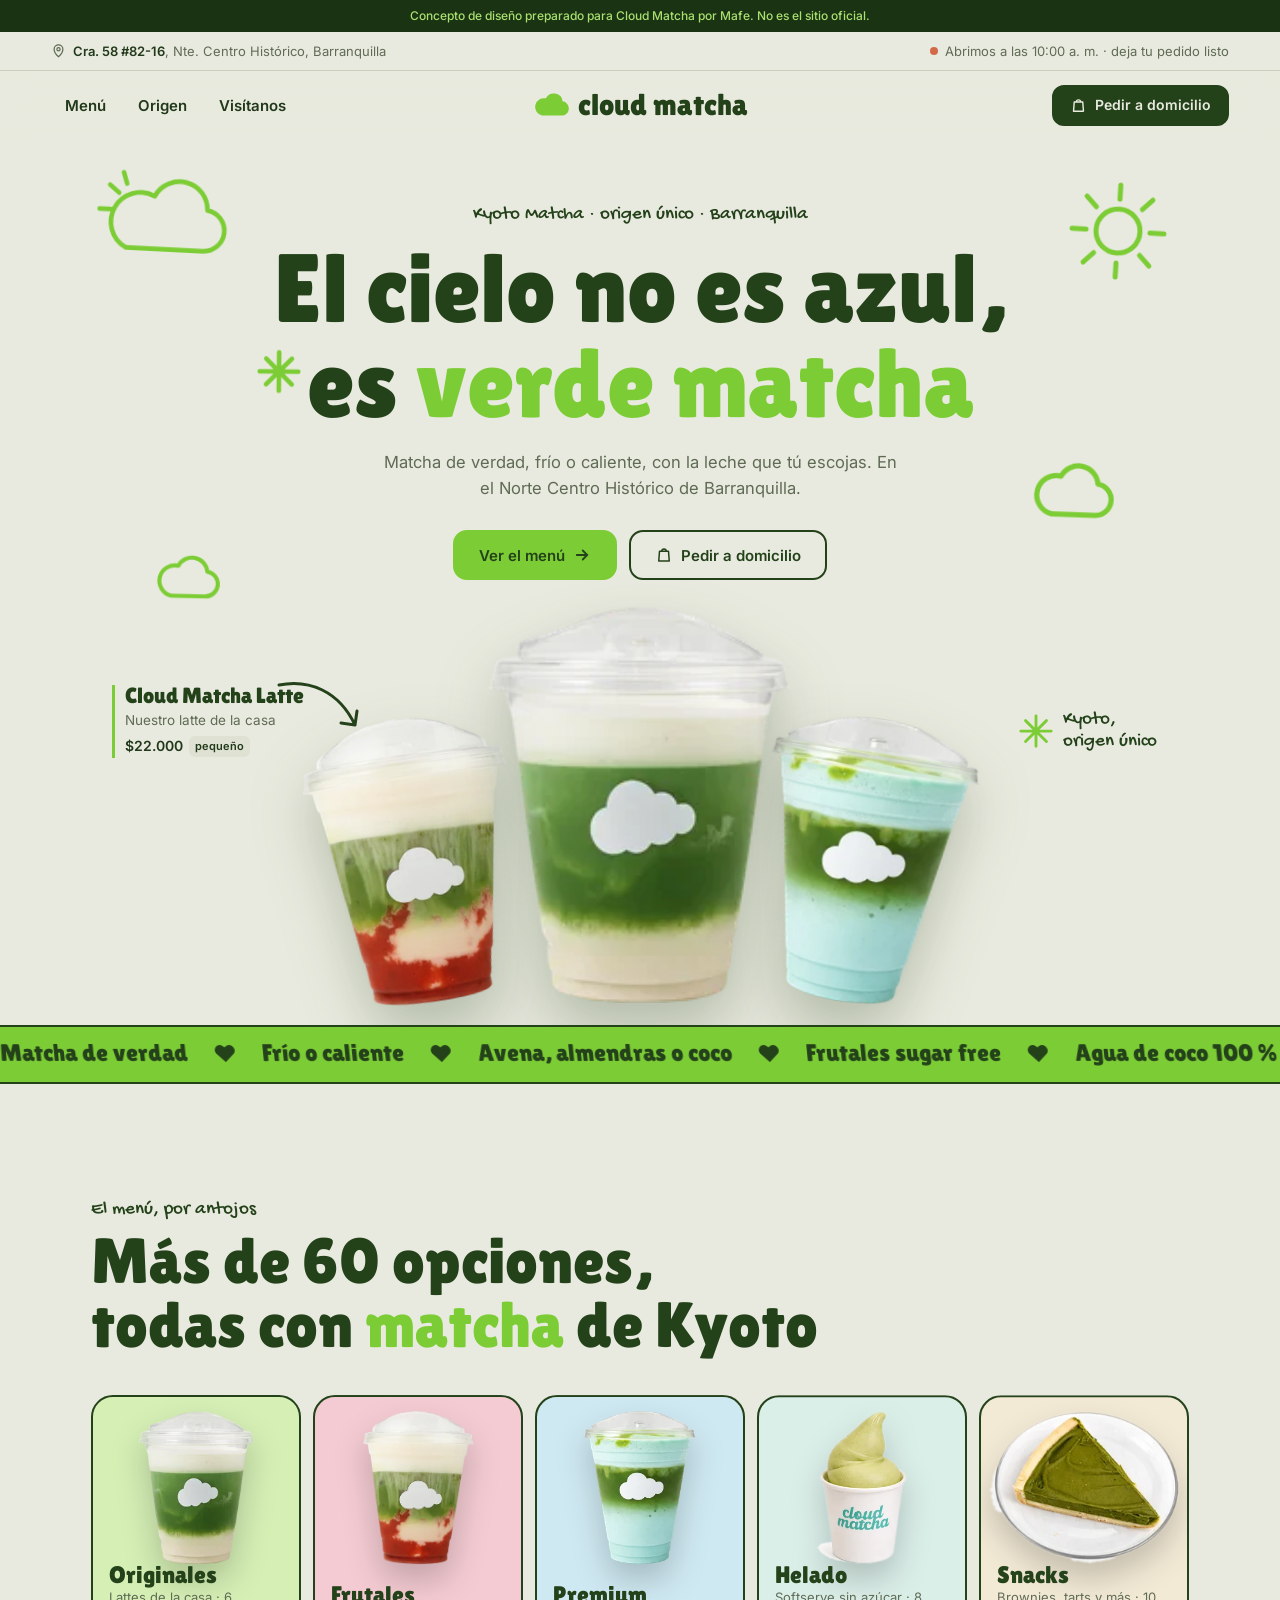
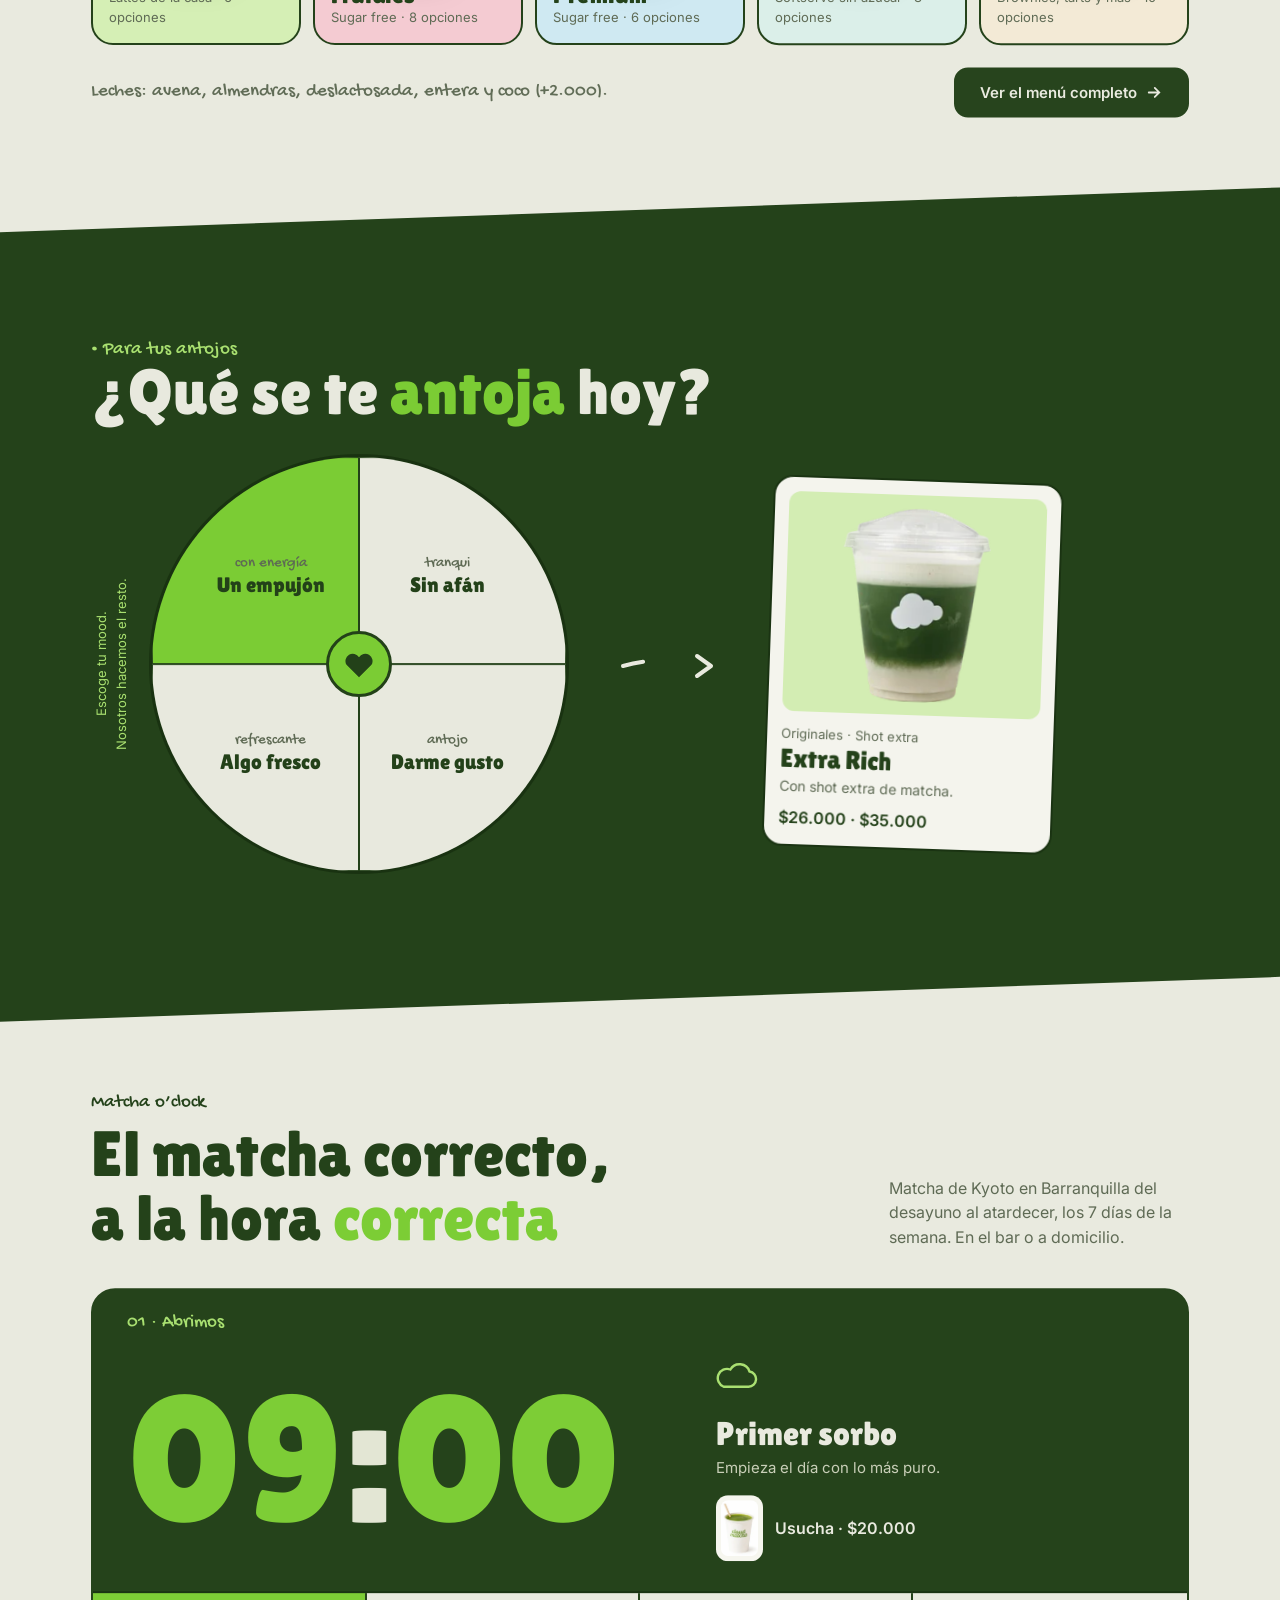
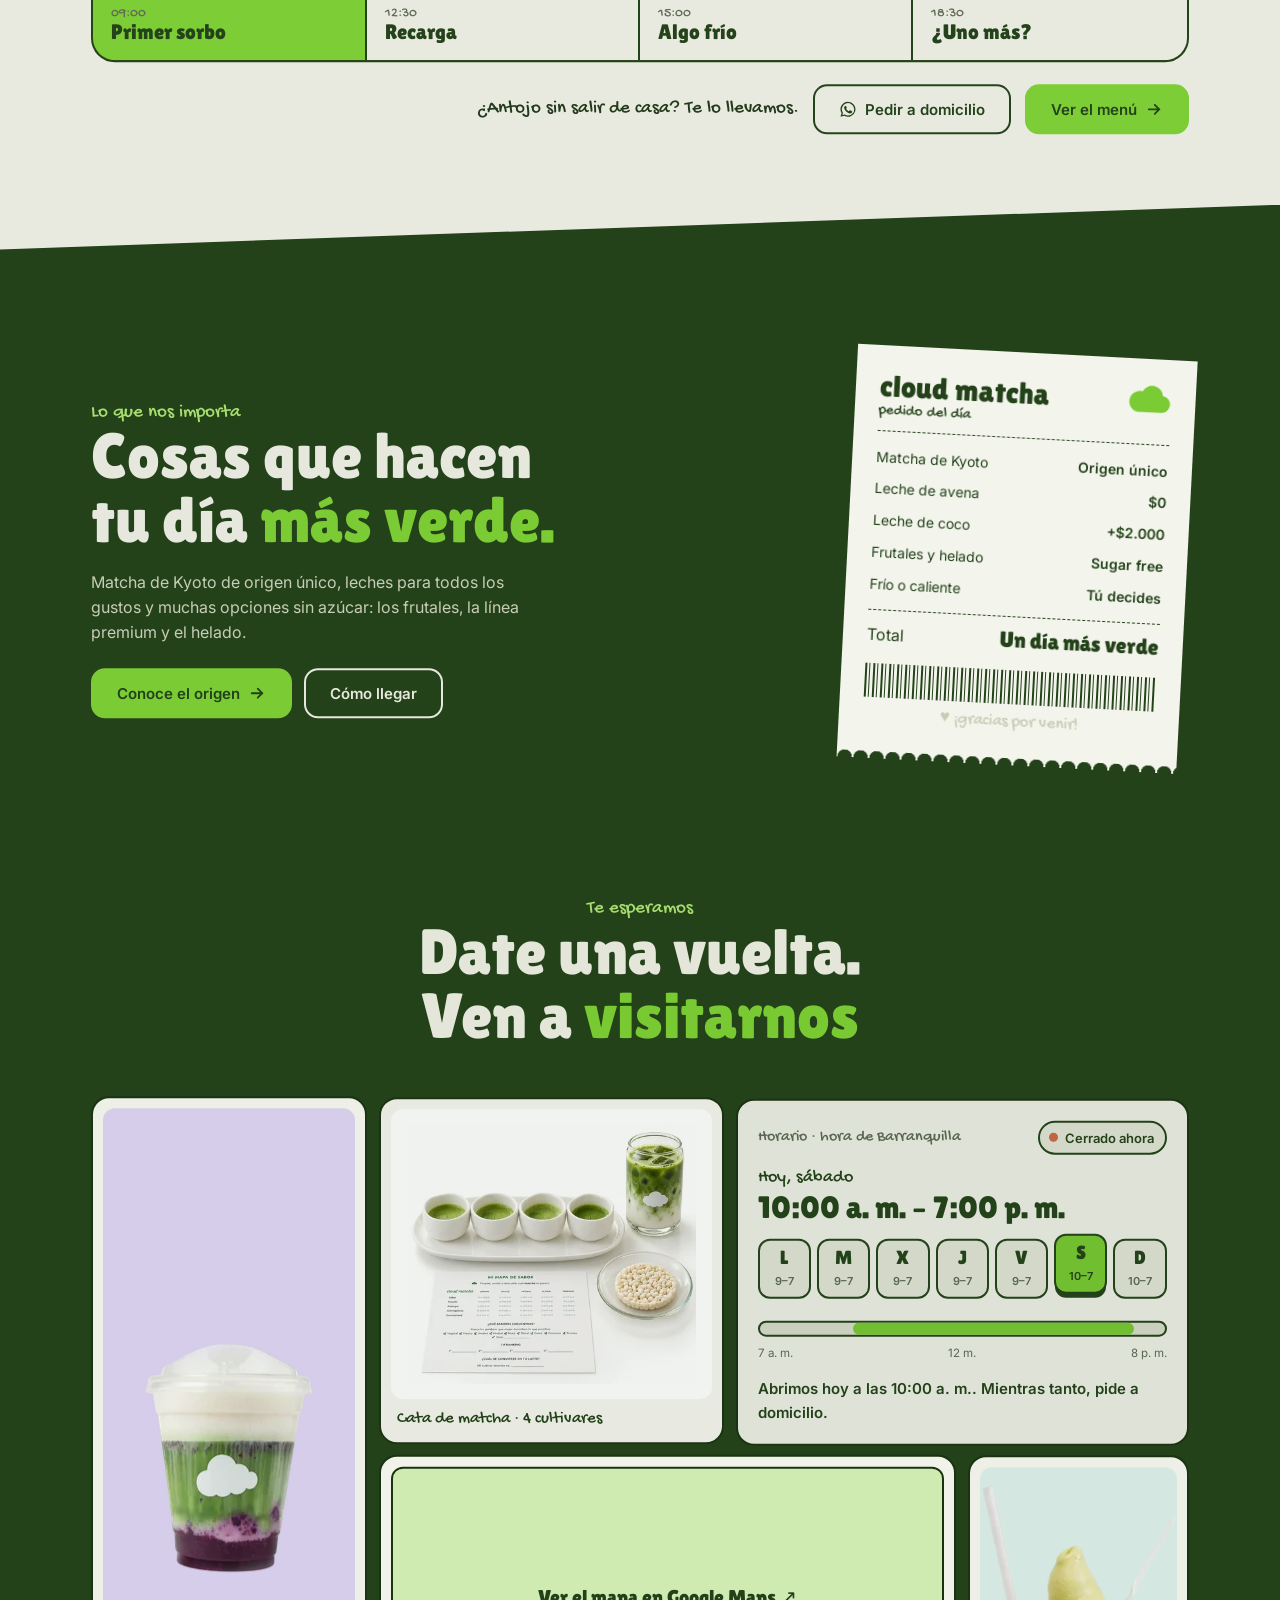
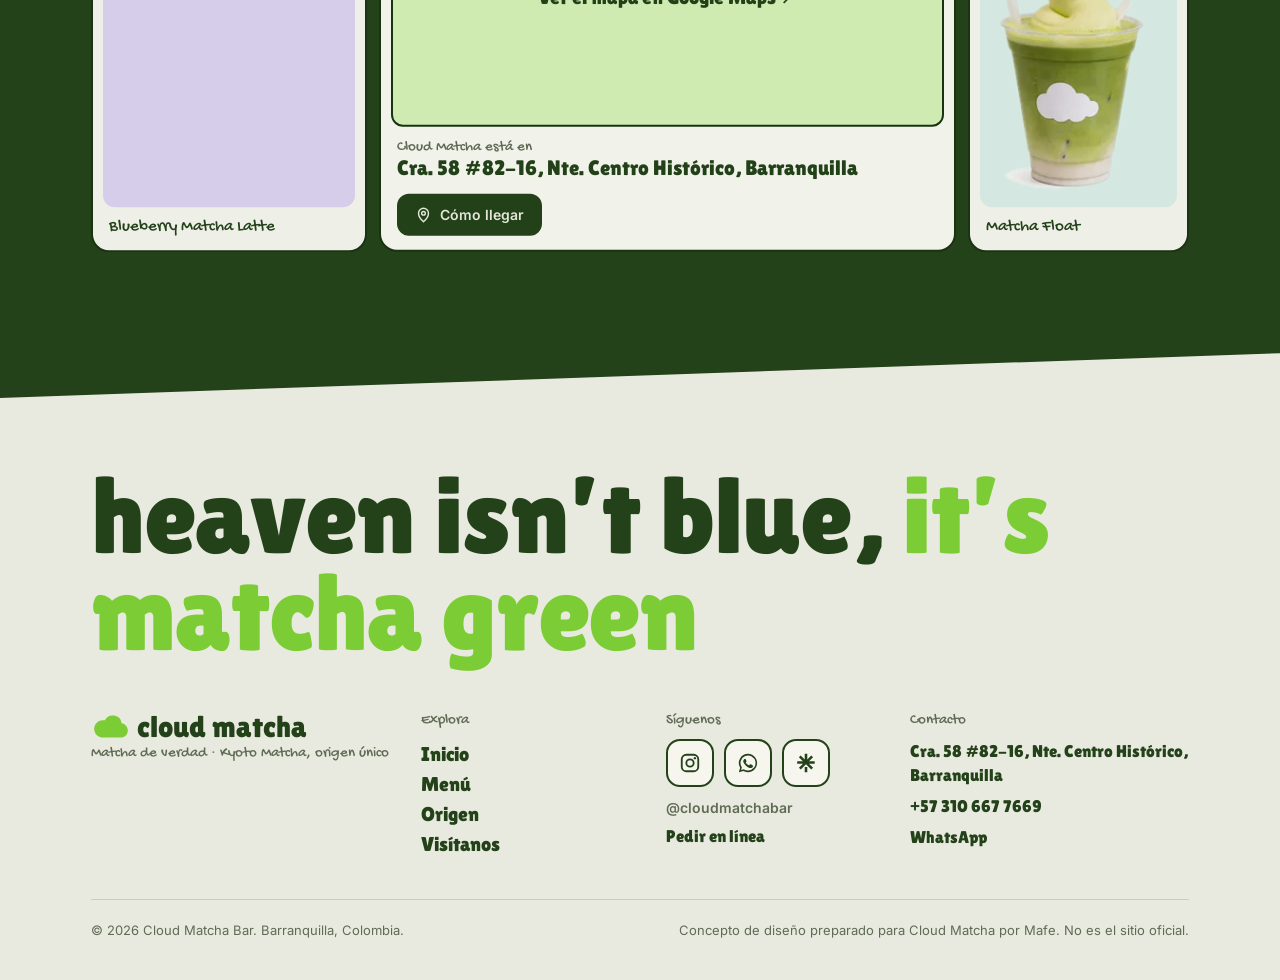
<file: demos/matcha/index.html>
<!doctype html>
<html lang="es-CO">
<head>
<meta charset="utf-8">
<meta name="viewport" content="width=device-width, initial-scale=1, viewport-fit=cover">
<title>Cloud Matcha Bar | Matcha de Kyoto en Barranquilla</title>
<meta name="description" content="Cloud Matcha Bar: matcha de Kyoto de origen único en Barranquilla. Lattes fríos o calientes, frutales sugar free, helado softserve sin azúcar y snacks. Pide a domicilio.">
<!-- DEMO: quitar esta línea al publicar el sitio real -->
<meta name="robots" content="noindex, nofollow">
<link rel="canonical" href="https://DOMINIO-A-CONFIRMAR.co/">
<link rel="alternate" hreflang="es-CO" href="https://DOMINIO-A-CONFIRMAR.co/">
<meta name="theme-color" content="#24421a">
<meta property="og:type" content="website">
<meta property="og:locale" content="es_CO">
<meta property="og:site_name" content="Cloud Matcha Bar">
<meta property="og:title" content="Cloud Matcha Bar | Matcha de Kyoto en Barranquilla">
<meta property="og:description" content="Cloud Matcha Bar: matcha de Kyoto de origen único en Barranquilla. Lattes fríos o calientes, frutales sugar free, helado softserve sin azúcar y snacks. Pide a domicilio.">
<meta property="og:url" content="https://DOMINIO-A-CONFIRMAR.co/">
<meta property="og:image" content="https://DOMINIO-A-CONFIRMAR.co/assets/img/og-cloud-matcha.jpg">
<meta property="og:image:width" content="1200"><meta property="og:image:height" content="630">
<meta name="twitter:card" content="summary_large_image">
<link rel="icon" href="assets/img/icon.svg" type="image/svg+xml">
<link rel="preconnect" href="https://fonts.googleapis.com">
<link rel="preconnect" href="https://fonts.gstatic.com" crossorigin>
<link rel="stylesheet" href="https://fonts.googleapis.com/css2?family=Gochi+Hand&family=Inter:wght@400;500;600;700&family=Lilita+One&display=swap">
<link rel="stylesheet" href="assets/css/v2.css">
<script>document.documentElement.classList.add("js")</script>
<script type="application/ld+json">{"@context": "https://schema.org", "@type": "CafeOrCoffeeShop", "@id": "https://DOMINIO-A-CONFIRMAR.co/#negocio", "name": "Cloud Matcha Bar", "alternateName": "Cloud Matcha", "slogan": "Matcha de verdad. Kyoto Matcha, origen único.", "description": "Bar de té matcha japonés en Barranquilla: matcha de Kyoto de origen único, lattes, frutales sin azúcar, helado softserve y snacks de matcha.", "url": "https://DOMINIO-A-CONFIRMAR.co/", "telephone": "+57 310 667 7669", "image": "https://DOMINIO-A-CONFIRMAR.co/assets/img/og-cloud-matcha.jpg", "logo": "https://DOMINIO-A-CONFIRMAR.co/assets/img/icon.svg", "address": {"@type": "PostalAddress", "streetAddress": "Cra. 58 #82-16, Nte. Centro Histórico", "addressLocality": "Barranquilla", "addressRegion": "Atlántico", "addressCountry": "CO"}, "hasMap": "https://www.google.com/maps/place/Cloud+Matcha+Bar/data=!4m2!3m1!1s0x0:0xada47fd4c53cc216", "servesCuisine": ["Té matcha", "Café", "Postres", "Helado"], "currenciesAccepted": "COP", "menu": "https://DOMINIO-A-CONFIRMAR.co/menu.html", "hasMenu": {"@id": "https://DOMINIO-A-CONFIRMAR.co/menu.html#menu"}, "openingHoursSpecification": [{"@type": "OpeningHoursSpecification", "dayOfWeek": ["Monday", "Tuesday", "Wednesday", "Thursday", "Friday"], "opens": "09:00", "closes": "19:00"}, {"@type": "OpeningHoursSpecification", "dayOfWeek": ["Saturday", "Sunday"], "opens": "10:00", "closes": "19:00"}], "potentialAction": {"@type": "OrderAction", "target": "https://DOMINIO-A-CONFIRMAR.co/menu.html#carta"}, "sameAs": ["https://www.instagram.com/cloudmatchabar/", "https://linktr.ee/cloudmatcha"]}</script>
<script type="application/ld+json">{"@context": "https://schema.org", "@type": "WebSite", "name": "Cloud Matcha Bar", "url": "https://DOMINIO-A-CONFIRMAR.co/", "inLanguage": "es-CO"}</script>
</head><body class="p-index">
<a class="skip" href="#contenido">Saltar al contenido</a>
<div class="demo-banner" role="note">Concepto de diseño preparado para Cloud Matcha por Mafe. No es el sitio oficial.</div>
<div class="infobar">
  <a href="https://www.google.com/maps/place/Cloud+Matcha+Bar/data=!4m2!3m1!1s0x0:0xada47fd4c53cc216" target="_blank" rel="noopener"><svg viewBox="0 0 24 24" fill="none" stroke="currentColor" stroke-width="2" aria-hidden="true"><path d="M12 22s7-6.1 7-12a7 7 0 1 0-14 0c0 5.9 7 12 7 12Z"/><circle cx="12" cy="10" r="2.6"/></svg><span><b>Cra. 58 #82-16</b>, Nte. Centro Histórico, Barranquilla</span></a>
  <span class="open" data-open><i></i><span>Lun–vie 9 a. m.–7 p. m. · Sáb–dom 10 a. m.–7 p. m.</span></span>
</div>
<header class="site-header">
  <nav class="nav" aria-label="Principal"><a href="menu.html">Menú</a><a href="origen.html">Origen</a><a href="visitanos.html">Visítanos</a></nav>
  <a class="logo" href="index.html" aria-label="Cloud Matcha, inicio"><svg viewBox="0 0 64 40" aria-hidden="true"><path d="M17 38h33a12 12 0 0 0 1.6-23.9A15 15 0 0 0 23.3 9 11 11 0 0 0 17 38Z"/></svg>cloud matcha</a>
  <a class="btn btn--sm btn--dark header-cta" data-order href="https://wa.me/573106677669?text=Hola%20Cloud%20Matcha%20%F0%9F%92%9A%20Quiero%20hacer%20un%20pedido%20a%20domicilio." target="_blank" rel="noopener"><svg viewBox="0 0 24 24" fill="none" stroke="currentColor" stroke-width="2" stroke-linejoin="round" aria-hidden="true"><path d="M6 7h12l1 13H5L6 7Z"/><path d="M9 7a3 3 0 0 1 6 0"/></svg>Pedir a domicilio</a>
  <button class="burger" type="button" aria-expanded="false" aria-controls="mnav" aria-label="Abrir menú"><span></span><span></span></button>
</header>
<nav class="mnav" id="mnav" aria-label="Menú móvil"><a href="index.html" aria-current=page>Inicio</a><a href="menu.html">Menú</a><a href="origen.html">Origen</a><a href="visitanos.html">Visítanos</a>
  <p>Cra. 58 #82-16, Barranquilla<br>+57 310 667 7669</p>
</nav>
<main id="contenido">
<section class="hero" aria-labelledby="hero-t">
  <div class="sky" aria-hidden="true"><span class="sk sk-sun" data-d="14"><svg class="doodle" viewBox="0 0 120 120"><circle cx="60" cy="60" r="22"/><g class="rays"><path d="M60 14v14M60 92v14M14 60h14M92 60h14M27 27l10 10M83 83l10 10M93 27 83 37M37 83 27 93"/></g></svg></span><span class="sk sk-c1" data-d="22"><svg class="doodle" viewBox="0 0 160 100"><path d="M40 86h82a22 22 0 0 0 3-43.8A30 30 0 0 0 68 30 22 22 0 0 0 40 86Z"/><path d="M20 20l10 8M10 46h12M34 6l4 12"/></svg></span><span class="sk sk-c2" data-d="30"><svg class="doodle" viewBox="0 0 64 40"><path d="M17 38h33a12 12 0 0 0 1.6-23.9A15 15 0 0 0 23.3 9 11 11 0 0 0 17 38Z"/></svg></span><span class="sk sk-c3" data-d="18"><svg class="doodle" viewBox="0 0 64 40"><path d="M17 38h33a12 12 0 0 0 1.6-23.9A15 15 0 0 0 23.3 9 11 11 0 0 0 17 38Z"/></svg></span></div><svg class="doodle d-sparkle" viewBox="0 0 50 50" aria-hidden="true"><path d="M25 4v42M4 25h42M11 11l28 28M39 11 11 39"/></svg>
  <p class="hand hero__kick" data-hero>Kyoto Matcha · origen único · Barranquilla</p>
  <h1 id="hero-t"><span class="ln"><span data-hero>El cielo no es azul,</span></span> <span class="ln"><span data-hero>es <em>verde matcha</em></span></span></h1>
  <p class="hero__sub" data-hero>Matcha de verdad, frío o caliente, con la leche que tú escojas. En el Norte Centro Histórico de Barranquilla.</p>
  <div class="ctas" data-hero><a class="btn" href="menu.html">Ver el menú <svg viewBox="0 0 24 24" fill="none" stroke="currentColor" stroke-width="2.4" stroke-linecap="round" aria-hidden="true"><path d="M5 12h14M13 6l6 6-6 6"/></svg></a><a class="btn btn--o" href="https://wa.me/573106677669?text=Hola%20Cloud%20Matcha%20%F0%9F%92%9A%20Quiero%20hacer%20un%20pedido%20a%20domicilio." target="_blank" rel="noopener"><svg viewBox="0 0 24 24" fill="none" stroke="currentColor" stroke-width="2" stroke-linejoin="round" aria-hidden="true"><path d="M6 7h12l1 13H5L6 7Z"/><path d="M9 7a3 3 0 0 1 6 0"/></svg>Pedir a domicilio</a></div>
  <div class="cups" data-cups>
    <div class="note n1"><b>Cloud Matcha Latte</b><small>Nuestro latte de la casa</small><span class="p">$22.000 <i class="pill">pequeño</i></span>
      <svg viewBox="0 0 90 60" aria-hidden="true"><path d="M4 8c30-6 60 6 76 40M80 48l-14-2M80 48l2-14"/></svg></div>
    <img src="assets/img/strawberry-matcha-latte.webp" alt="Strawberry Matcha Latte" width="243" height="335" class="s s1" loading="lazy" decoding="async">
    <img src="assets/img/cloud-matcha-latte.webp" alt="Cloud Matcha Latte, el latte de la casa" width="166" height="218" class="c" fetchpriority="high">
    <img src="assets/img/vanilla-sky.webp" alt="Vanilla Sky Matcha Latte" width="194" height="263" class="s s2" loading="lazy" decoding="async">
    <div class="note n2"><svg viewBox="0 0 40 40" aria-hidden="true"><path d="M20 4v32M4 20h32M9 9l22 22M31 9 9 31"/></svg><span class="hand">Kyoto,<br>origen único</span></div>
  </div>
</section>
<div class="mq" aria-hidden="true"><div class="mq__in"><span>Matcha de verdad</span><svg viewBox="0 0 24 22" aria-hidden="true"><path d="M12 21 2 11a5.5 5.5 0 0 1 10-6 5.5 5.5 0 0 1 10 6Z"/></svg><span>Frío o caliente</span><svg viewBox="0 0 24 22" aria-hidden="true"><path d="M12 21 2 11a5.5 5.5 0 0 1 10-6 5.5 5.5 0 0 1 10 6Z"/></svg><span>Avena, almendras o coco</span><svg viewBox="0 0 24 22" aria-hidden="true"><path d="M12 21 2 11a5.5 5.5 0 0 1 10-6 5.5 5.5 0 0 1 10 6Z"/></svg><span>Frutales sugar free</span><svg viewBox="0 0 24 22" aria-hidden="true"><path d="M12 21 2 11a5.5 5.5 0 0 1 10-6 5.5 5.5 0 0 1 10 6Z"/></svg><span>Agua de coco 100 % natural</span><svg viewBox="0 0 24 22" aria-hidden="true"><path d="M12 21 2 11a5.5 5.5 0 0 1 10-6 5.5 5.5 0 0 1 10 6Z"/></svg><span>Helado sin azúcar</span><svg viewBox="0 0 24 22" aria-hidden="true"><path d="M12 21 2 11a5.5 5.5 0 0 1 10-6 5.5 5.5 0 0 1 10 6Z"/></svg><span>Matcha de verdad</span><svg viewBox="0 0 24 22" aria-hidden="true"><path d="M12 21 2 11a5.5 5.5 0 0 1 10-6 5.5 5.5 0 0 1 10 6Z"/></svg><span>Frío o caliente</span><svg viewBox="0 0 24 22" aria-hidden="true"><path d="M12 21 2 11a5.5 5.5 0 0 1 10-6 5.5 5.5 0 0 1 10 6Z"/></svg><span>Avena, almendras o coco</span><svg viewBox="0 0 24 22" aria-hidden="true"><path d="M12 21 2 11a5.5 5.5 0 0 1 10-6 5.5 5.5 0 0 1 10 6Z"/></svg><span>Frutales sugar free</span><svg viewBox="0 0 24 22" aria-hidden="true"><path d="M12 21 2 11a5.5 5.5 0 0 1 10-6 5.5 5.5 0 0 1 10 6Z"/></svg><span>Agua de coco 100 % natural</span><svg viewBox="0 0 24 22" aria-hidden="true"><path d="M12 21 2 11a5.5 5.5 0 0 1 10-6 5.5 5.5 0 0 1 10 6Z"/></svg><span>Helado sin azúcar</span><svg viewBox="0 0 24 22" aria-hidden="true"><path d="M12 21 2 11a5.5 5.5 0 0 1 10-6 5.5 5.5 0 0 1 10 6Z"/></svg></div></div>

<section class="sec" aria-labelledby="cats-t"><div class="wrap">
  <div class="head rv "><div><span class="hand">El menú, por antojos</span><h2 class="h2" id="cats-t">Más de 60 opciones,<br>todas con <em>matcha</em> de Kyoto</h2></div></div>
  <div class="cats"><a class="cat rv" href="menu.html#originales" style="--c:var(--lime-3)"><img src="assets/img/cloud-matcha-latte.webp" alt="Originales en Cloud Matcha" width="166" height="218" class="" loading="lazy" decoding="async"><b>Originales</b><small>Lattes de la casa · 6 opciones</small></a><a class="cat rv" href="menu.html#frutales" style="--c:var(--pink)"><img src="assets/img/strawberry-matcha-latte.webp" alt="Frutales en Cloud Matcha" width="243" height="335" class="" loading="lazy" decoding="async"><b>Frutales</b><small>Sugar free · 8 opciones</small></a><a class="cat rv" href="menu.html#premium" style="--c:var(--sky)"><img src="assets/img/vanilla-sky.webp" alt="Premium en Cloud Matcha" width="194" height="263" class="" loading="lazy" decoding="async"><b>Premium</b><small>Sugar free · 6 opciones</small></a><a class="cat rv" href="menu.html#helado" style="--c:var(--mint)"><img src="assets/img/matcha-softserve.webp" alt="Helado en Cloud Matcha" width="174" height="292" class="" loading="lazy" decoding="async"><b>Helado</b><small>Softserve sin azúcar · 8 opciones</small></a><a class="cat rv" href="menu.html#snacks" style="--c:var(--cream)"><img src="assets/img/matcha-tart.webp" alt="Snacks en Cloud Matcha" width="256" height="204" class="" loading="lazy" decoding="async"><b>Snacks</b><small>Brownies, tarts y más · 10 opciones</small></a></div>
  <div class="after-cats rv"><span class="hand">Leches: avena, almendras, deslactosada, entera y coco (+2.000).</span><a class="btn btn--dark" href="menu.html">Ver el menú completo <svg viewBox="0 0 24 24" fill="none" stroke="currentColor" stroke-width="2.4" stroke-linecap="round" aria-hidden="true"><path d="M5 12h14M13 6l6 6-6 6"/></svg></a></div>
</div></section>

<section class="dark slant mood" aria-labelledby="mood-t"><div class="wrap">
  <span class="hand rv">• Para tus antojos</span>
  <h2 class="h2 rv" id="mood-t">¿Qué se te <em>antoja</em> hoy?</h2>
  <div class="mood-g">
    <div class="wheel-wrap rv"><span class="side">Escoge tu mood.<br>Nosotros hacemos el resto.</span>
    <div class="wheel" role="group" aria-label="Escoge tu mood">
      <button type="button" aria-pressed="true" data-m="0"><small>con energía</small><b>Un empujón</b></button>
      <button type="button" aria-pressed="false" data-m="1"><small>tranqui</small><b>Sin afán</b></button>
      <button type="button" aria-pressed="false" data-m="2"><small>refrescante</small><b>Algo fresco</b></button>
      <button type="button" aria-pressed="false" data-m="3"><small>antojo</small><b>Darme gusto</b></button>
      <span class="hub"><svg viewBox="0 0 24 22" aria-hidden="true"><path d="M12 21 2 11a5.5 5.5 0 0 1 10-6 5.5 5.5 0 0 1 10 6Z"/></svg></span>
    </div></div>
    <svg class="arrow" viewBox="0 0 100 40" aria-hidden="true"><path d="M4 22c30-8 60-8 88 0M92 22l-14-10M92 22l-14 10"/></svg>
    <a class="res rv" href="menu.html#extra-rich" aria-live="polite"><figure><img id="ri" src="assets/img/extra-rich.webp" alt="Extra Rich" width="166" height="218" class="" loading="lazy" decoding="async"></figure><small id="rk">Originales · Shot extra</small><h3 id="rn">Extra Rich</h3><p id="rd">Con shot extra de matcha.</p><span class="pr" id="rp">$26.000 · $35.000</span></a>
  </div>
</div></section>

<section class="sec clock" aria-labelledby="clock-t"><div class="wrap">
  <div class="head rv "><div><span class="hand">Matcha o’clock</span><h2 class="h2" id="clock-t">El matcha correcto,<br>a la hora <em>correcta</em></h2></div><p>Matcha de Kyoto en Barranquilla del desayuno al atardecer, los 7 días de la semana. En el bar o a domicilio.</p></div>
  <div class="panel rv">
    <div class="panel-top"><span class="hand" id="tl">01 · Abrimos</span>
      <div class="digits" id="td" aria-hidden="true">09<i>:</i>00</div>
      <div class="slot"><svg class="ic" viewBox="0 0 48 48" aria-hidden="true"><path d="M8 34h26a8 8 0 0 0 1-15.9A11 11 0 0 0 15 16a8 8 0 0 0-7 18Z"/></svg><h3 id="tt">Primer sorbo</h3><p id="tp">Empieza el día con lo más puro.</p><a class="drink" id="tdl" href="menu.html#usucha"><img id="tdi" src="assets/img/usucha.webp" alt="" width="161" height="244" class="" loading="lazy" decoding="async"><span id="tdn">Usucha · $20.000</span></a></div>
    </div>
    <div class="tabs" role="tablist" aria-label="Horas del día">
      <button type="button" role="tab" aria-selected="true" data-t="0"><small>09:00</small><b>Primer sorbo</b></button>
      <button type="button" role="tab" aria-selected="false" data-t="1"><small>12:30</small><b>Recarga</b></button>
      <button type="button" role="tab" aria-selected="false" data-t="2"><small>15:00</small><b>Algo frío</b></button>
      <button type="button" role="tab" aria-selected="false" data-t="3"><small>18:30</small><b>¿Uno más?</b></button>
    </div>
  </div>
  <div class="after-panel rv"><span class="hand">¿Antojo sin salir de casa? Te lo llevamos.</span><a class="btn btn--o" data-order href="https://wa.me/573106677669?text=Hola%20Cloud%20Matcha%20%F0%9F%92%9A%20Quiero%20hacer%20un%20pedido%20a%20domicilio." target="_blank" rel="noopener"><svg viewBox="0 0 24 24" fill="currentColor" aria-hidden="true"><path d="M12 2a10 10 0 0 0-8.6 15.1L2 22l5-1.3A10 10 0 1 0 12 2Zm0 18.2a8.2 8.2 0 0 1-4.2-1.2l-.3-.2-3 .8.8-2.9-.2-.3A8.2 8.2 0 1 1 12 20.2Zm4.5-6.1c-.2-.1-1.5-.7-1.7-.8s-.4-.1-.6.1-.7.8-.8 1-.3.2-.5.1a6.7 6.7 0 0 1-3.3-2.9c-.3-.4.3-.4.7-1.3a.5.5 0 0 0 0-.5l-.8-1.8c-.2-.5-.4-.4-.6-.4h-.5a1 1 0 0 0-.7.3 3 3 0 0 0-.9 2.2 5.2 5.2 0 0 0 1.1 2.7 11.8 11.8 0 0 0 4.5 4c1.7.7 2.3.8 3.2.6a2.7 2.7 0 0 0 1.8-1.2 2.2 2.2 0 0 0 .1-1.3c0-.1-.2-.2-.5-.3Z"/></svg>Pedir a domicilio</a><a class="btn" href="menu.html">Ver el menú <svg viewBox="0 0 24 24" fill="none" stroke="currentColor" stroke-width="2.4" stroke-linecap="round" aria-hidden="true"><path d="M5 12h14M13 6l6 6-6 6"/></svg></a></div>
</div></section>

<section class="dark slant-top feel-sec" aria-labelledby="feel-t"><div class="wrap feel">
  <div class="rv"><span class="hand">Lo que nos importa</span><h2 class="h2" id="feel-t">Cosas que hacen<br>tu día <em>más verde.</em></h2>
    <p>Matcha de Kyoto de origen único, leches para todos los gustos y muchas opciones sin azúcar: los frutales, la línea premium y el helado.</p>
    <div class="row"><a class="btn" href="origen.html">Conoce el origen <svg viewBox="0 0 24 24" fill="none" stroke="currentColor" stroke-width="2.4" stroke-linecap="round" aria-hidden="true"><path d="M5 12h14M13 6l6 6-6 6"/></svg></a><a class="btn btn--light" href="visitanos.html">Cómo llegar</a></div></div>
  <div class="ticket rv" aria-label="Pedido del día"><div class="top"><div><b>cloud matcha</b><small>pedido del día</small></div><svg viewBox="0 0 64 40" aria-hidden="true"><path d="M17 38h33a12 12 0 0 0 1.6-23.9A15 15 0 0 0 23.3 9 11 11 0 0 0 17 38Z"/></svg></div>
    <ul><li><span>Matcha de Kyoto</span><span>Origen único</span></li><li><span>Leche de avena</span><span>$0</span></li><li><span>Leche de coco</span><span>+$2.000</span></li><li><span>Frutales y helado</span><span>Sugar free</span></li><li><span>Frío o caliente</span><span>Tú decides</span></li></ul>
    <div class="tot"><span>Total</span><b>Un día más verde</b></div><div class="bars"></div><p class="thx">♥ ¡gracias por venir!</p></div>
</div></section>

<section class="sec visit-home dark slant-bot" aria-labelledby="visit-t"><div class="wrap">
  <div class="gal-h rv"><span class="hand">Te esperamos</span><h2 class="h2" id="visit-t">Date una vuelta.<br>Ven a <em>visitarnos</em></h2></div>
  <div class="gal">
    <div class="g g1 rv"><figure style="background:var(--lav)"><img src="assets/img/blueberry-matcha-latte.webp" alt="Blueberry Matcha Latte" width="168" height="229" class="" loading="lazy" decoding="async"></figure><span class="cap">Blueberry Matcha Latte</span></div>
    <div class="g g2 rv"><figure style="background:#fff"><img src="assets/img/cata-de-matcha.webp" alt="Cata de matcha con 4 cultivares" width="449" height="406" class="" loading="lazy" decoding="async"></figure><span class="cap">Cata de matcha · 4 cultivares</span></div>
    <div class="g g3 hrs rv" data-hours>
      <div class="hrs__top"><span class="hand">Horario · hora de Barranquilla</span><span class="hrs__st" data-st><i></i><span>Abierto los 7 días</span></span></div>
      <p class="hrs__today"><small data-day>Lunes a viernes</small><b data-range>9:00 a. m. – 7:00 p. m.</b></p>
      <ol class="hrs__week" aria-label="Horario de la semana"><li data-i="0"><b>L</b><small>9–7</small></li><li data-i="1"><b>M</b><small>9–7</small></li><li data-i="2"><b>X</b><small>9–7</small></li><li data-i="3"><b>J</b><small>9–7</small></li><li data-i="4"><b>V</b><small>9–7</small></li><li data-i="5"><b>S</b><small>10–7</small></li><li data-i="6"><b>D</b><small>10–7</small></li></ol>
      <div class="hrs__bar" aria-hidden="true"><span class="hrs__open"></span><span class="hrs__now" hidden><svg viewBox="0 0 64 40" aria-hidden="true"><path d="M17 38h33a12 12 0 0 0 1.6-23.9A15 15 0 0 0 23.3 9 11 11 0 0 0 17 38Z"/></svg></span></div>
      <div class="hrs__axis" aria-hidden="true"><span>7 a. m.</span><span>12 m.</span><span>8 p. m.</span></div>
      <p class="hrs__msg" data-msg>Sábados y domingos abrimos a las 10:00 a. m.</p>
    </div>
    <div class="g g4 rv"><div class="g4__map"><a class="g4__fallback" href="https://www.google.com/maps/place/Cloud+Matcha+Bar/data=!4m2!3m1!1s0x0:0xada47fd4c53cc216" target="_blank" rel="noopener">Ver el mapa en Google Maps ↗</a><iframe title="Mapa de Cloud Matcha Bar en Barranquilla" src="https://maps.google.com/maps?q=Cloud+Matcha+Bar,+Cra.+58+%2382-16,+Barranquilla&amp;z=16&amp;output=embed" loading="lazy" referrerpolicy="no-referrer-when-downgrade"></iframe></div>
      <div class="g4__info"><div><span class="hand">Cloud Matcha está en</span><b>Cra. 58 #82-16, Nte. Centro Histórico, Barranquilla</b></div><a class="btn btn--dark btn--sm" href="https://www.google.com/maps/place/Cloud+Matcha+Bar/data=!4m2!3m1!1s0x0:0xada47fd4c53cc216" target="_blank" rel="noopener"><svg viewBox="0 0 24 24" fill="none" stroke="currentColor" stroke-width="2" aria-hidden="true"><path d="M12 22s7-6.1 7-12a7 7 0 1 0-14 0c0 5.9 7 12 7 12Z"/><circle cx="12" cy="10" r="2.6"/></svg>Cómo llegar</a></div></div>
    <div class="g g6 rv"><figure style="background:var(--mint)"><img src="assets/img/matcha-float.webp" alt="Matcha Float" width="207" height="322" class="" loading="lazy" decoding="async"></figure><span class="cap">Matcha Float</span></div>
  </div>
</div></section></main>
<footer class="site-footer"><div class="wrap">
  <div class="f-big" aria-hidden="true">heaven isn’t blue, <em>it’s matcha green</em></div>
  <div class="f">
    <div><a class="logo" href="index.html" aria-label="Cloud Matcha, inicio"><svg viewBox="0 0 64 40" aria-hidden="true"><path d="M17 38h33a12 12 0 0 0 1.6-23.9A15 15 0 0 0 23.3 9 11 11 0 0 0 17 38Z"/></svg>cloud matcha</a>
      <p class="hand f-claim">Matcha de verdad · Kyoto Matcha, origen único</p></div>
    <div><span class="hand">Explora</span><ul><li><a href="index.html">Inicio</a></li><li><a href="menu.html">Menú</a></li><li><a href="origen.html">Origen</a></li><li><a href="visitanos.html">Visítanos</a></li></ul></div>
    <div><span class="hand">Síguenos</span><div class="social"><a href="https://www.instagram.com/cloudmatchabar/" target="_blank" rel="noopener" aria-label="Instagram de Cloud Matcha"><svg viewBox="0 0 24 24" fill="none" stroke="currentColor" stroke-width="2" aria-hidden="true"><rect x="3" y="3" width="18" height="18" rx="5"/><circle cx="12" cy="12" r="4"/><circle cx="17.3" cy="6.7" r="1.3" fill="currentColor" stroke="none"/></svg></a><a href="https://wa.me/573106677669" target="_blank" rel="noopener" aria-label="WhatsApp de Cloud Matcha"><svg viewBox="0 0 24 24" fill="currentColor" aria-hidden="true"><path d="M12 2a10 10 0 0 0-8.6 15.1L2 22l5-1.3A10 10 0 1 0 12 2Zm0 18.2a8.2 8.2 0 0 1-4.2-1.2l-.3-.2-3 .8.8-2.9-.2-.3A8.2 8.2 0 1 1 12 20.2Zm4.5-6.1c-.2-.1-1.5-.7-1.7-.8s-.4-.1-.6.1-.7.8-.8 1-.3.2-.5.1a6.7 6.7 0 0 1-3.3-2.9c-.3-.4.3-.4.7-1.3a.5.5 0 0 0 0-.5l-.8-1.8c-.2-.5-.4-.4-.6-.4h-.5a1 1 0 0 0-.7.3 3 3 0 0 0-.9 2.2 5.2 5.2 0 0 0 1.1 2.7 11.8 11.8 0 0 0 4.5 4c1.7.7 2.3.8 3.2.6a2.7 2.7 0 0 0 1.8-1.2 2.2 2.2 0 0 0 .1-1.3c0-.1-.2-.2-.5-.3Z"/></svg></a><a href="https://linktr.ee/cloudmatcha" target="_blank" rel="noopener" aria-label="Linktree de Cloud Matcha"><svg viewBox="0 0 24 24" fill="currentColor" aria-hidden="true"><path d="M10.6 2h2.8v6.1l4.3-4.3 2 2-4.4 4.3h6.2v2.8h-6.2l4.4 4.3-2 2-5.7-5.8-5.7 5.8-2-2 4.4-4.3H2.4V10.1h6.2L4.2 5.8l2-2 4.4 4.3V2Zm0 14.4h2.8V22h-2.8v-5.6Z"/></svg></a></div><p class="social-h">@cloudmatchabar</p><ul class="f-contact"><li><a href="menu.html#carta">Pedir en línea</a></li></ul></div>
    <div><span class="hand">Contacto</span><ul class="f-contact"><li><a href="https://www.google.com/maps/place/Cloud+Matcha+Bar/data=!4m2!3m1!1s0x0:0xada47fd4c53cc216" target="_blank" rel="noopener">Cra. 58 #82-16, Nte. Centro Histórico, Barranquilla</a></li><li><a href="tel:+573106677669">+57 310 667 7669</a></li><li><a href="https://wa.me/573106677669" target="_blank" rel="noopener">WhatsApp</a></li></ul></div>
  </div>
  <div class="f-base"><p>© 2026 Cloud Matcha Bar. Barranquilla, Colombia.</p><p>Concepto de diseño preparado para Cloud Matcha por Mafe. No es el sitio oficial.</p></div>
</div></footer>
<nav class="mbar" aria-label="Acciones rápidas">
  <a href="https://wa.me/573106677669" target="_blank" rel="noopener"><svg viewBox="0 0 24 24" fill="currentColor" aria-hidden="true"><path d="M12 2a10 10 0 0 0-8.6 15.1L2 22l5-1.3A10 10 0 1 0 12 2Zm0 18.2a8.2 8.2 0 0 1-4.2-1.2l-.3-.2-3 .8.8-2.9-.2-.3A8.2 8.2 0 1 1 12 20.2Zm4.5-6.1c-.2-.1-1.5-.7-1.7-.8s-.4-.1-.6.1-.7.8-.8 1-.3.2-.5.1a6.7 6.7 0 0 1-3.3-2.9c-.3-.4.3-.4.7-1.3a.5.5 0 0 0 0-.5l-.8-1.8c-.2-.5-.4-.4-.6-.4h-.5a1 1 0 0 0-.7.3 3 3 0 0 0-.9 2.2 5.2 5.2 0 0 0 1.1 2.7 11.8 11.8 0 0 0 4.5 4c1.7.7 2.3.8 3.2.6a2.7 2.7 0 0 0 1.8-1.2 2.2 2.2 0 0 0 .1-1.3c0-.1-.2-.2-.5-.3Z"/></svg><span>WhatsApp</span></a>
  <a class="main" data-order href="https://wa.me/573106677669?text=Hola%20Cloud%20Matcha%20%F0%9F%92%9A%20Quiero%20hacer%20un%20pedido%20a%20domicilio." target="_blank" rel="noopener"><svg viewBox="0 0 24 24" fill="none" stroke="currentColor" stroke-width="2" stroke-linejoin="round" aria-hidden="true"><path d="M6 7h12l1 13H5L6 7Z"/><path d="M9 7a3 3 0 0 1 6 0"/></svg>Pedir domicilio</a>
  <a href="https://www.google.com/maps/place/Cloud+Matcha+Bar/data=!4m2!3m1!1s0x0:0xada47fd4c53cc216" target="_blank" rel="noopener"><svg viewBox="0 0 24 24" fill="none" stroke="currentColor" stroke-width="2" aria-hidden="true"><path d="M12 22s7-6.1 7-12a7 7 0 1 0-14 0c0 5.9 7 12 7 12Z"/><circle cx="12" cy="10" r="2.6"/></svg><span>Cómo llegar</span></a>
</nav>

<script src="assets/vendor/gsap.min.js" defer></script>
<script src="assets/vendor/ScrollTrigger.min.js" defer></script>
<script src="assets/vendor/lenis.min.js" defer></script>
<script src="assets/js/v2.js" defer></script>
</body>
</html>
</file>
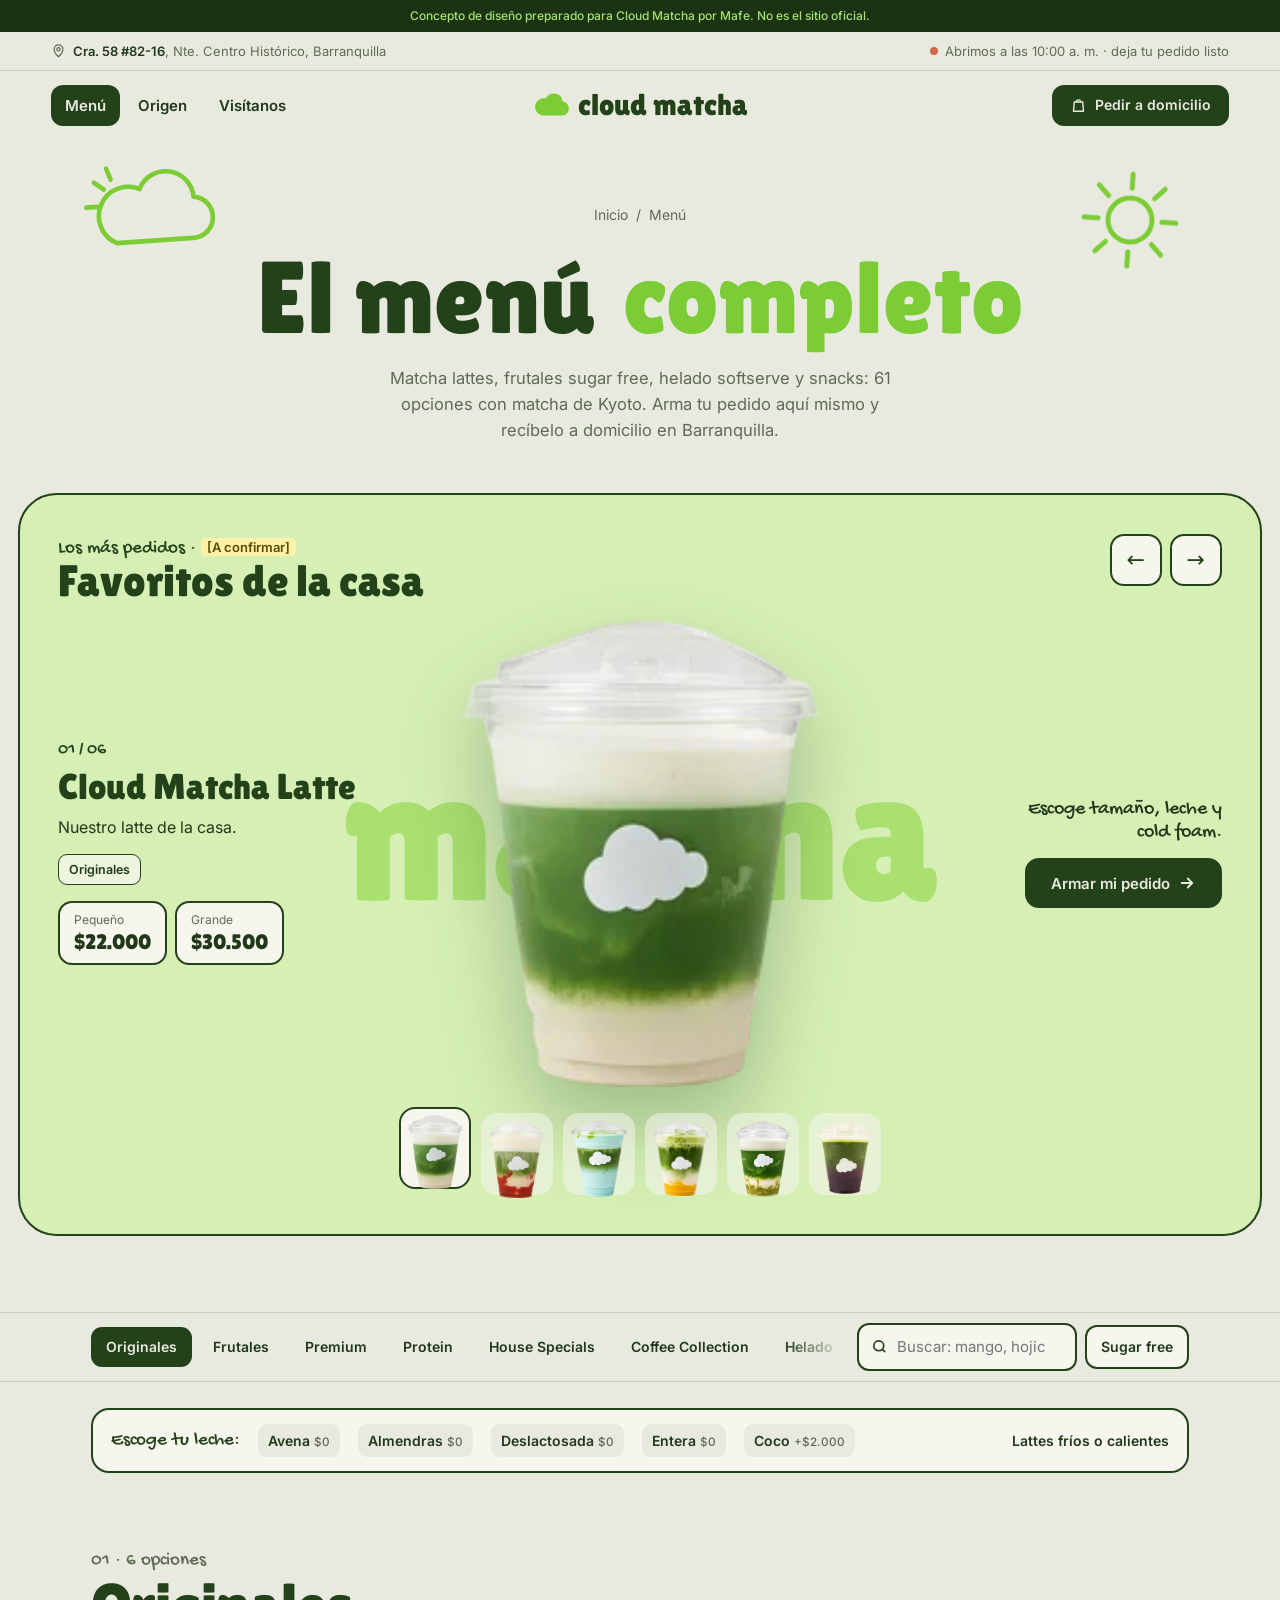
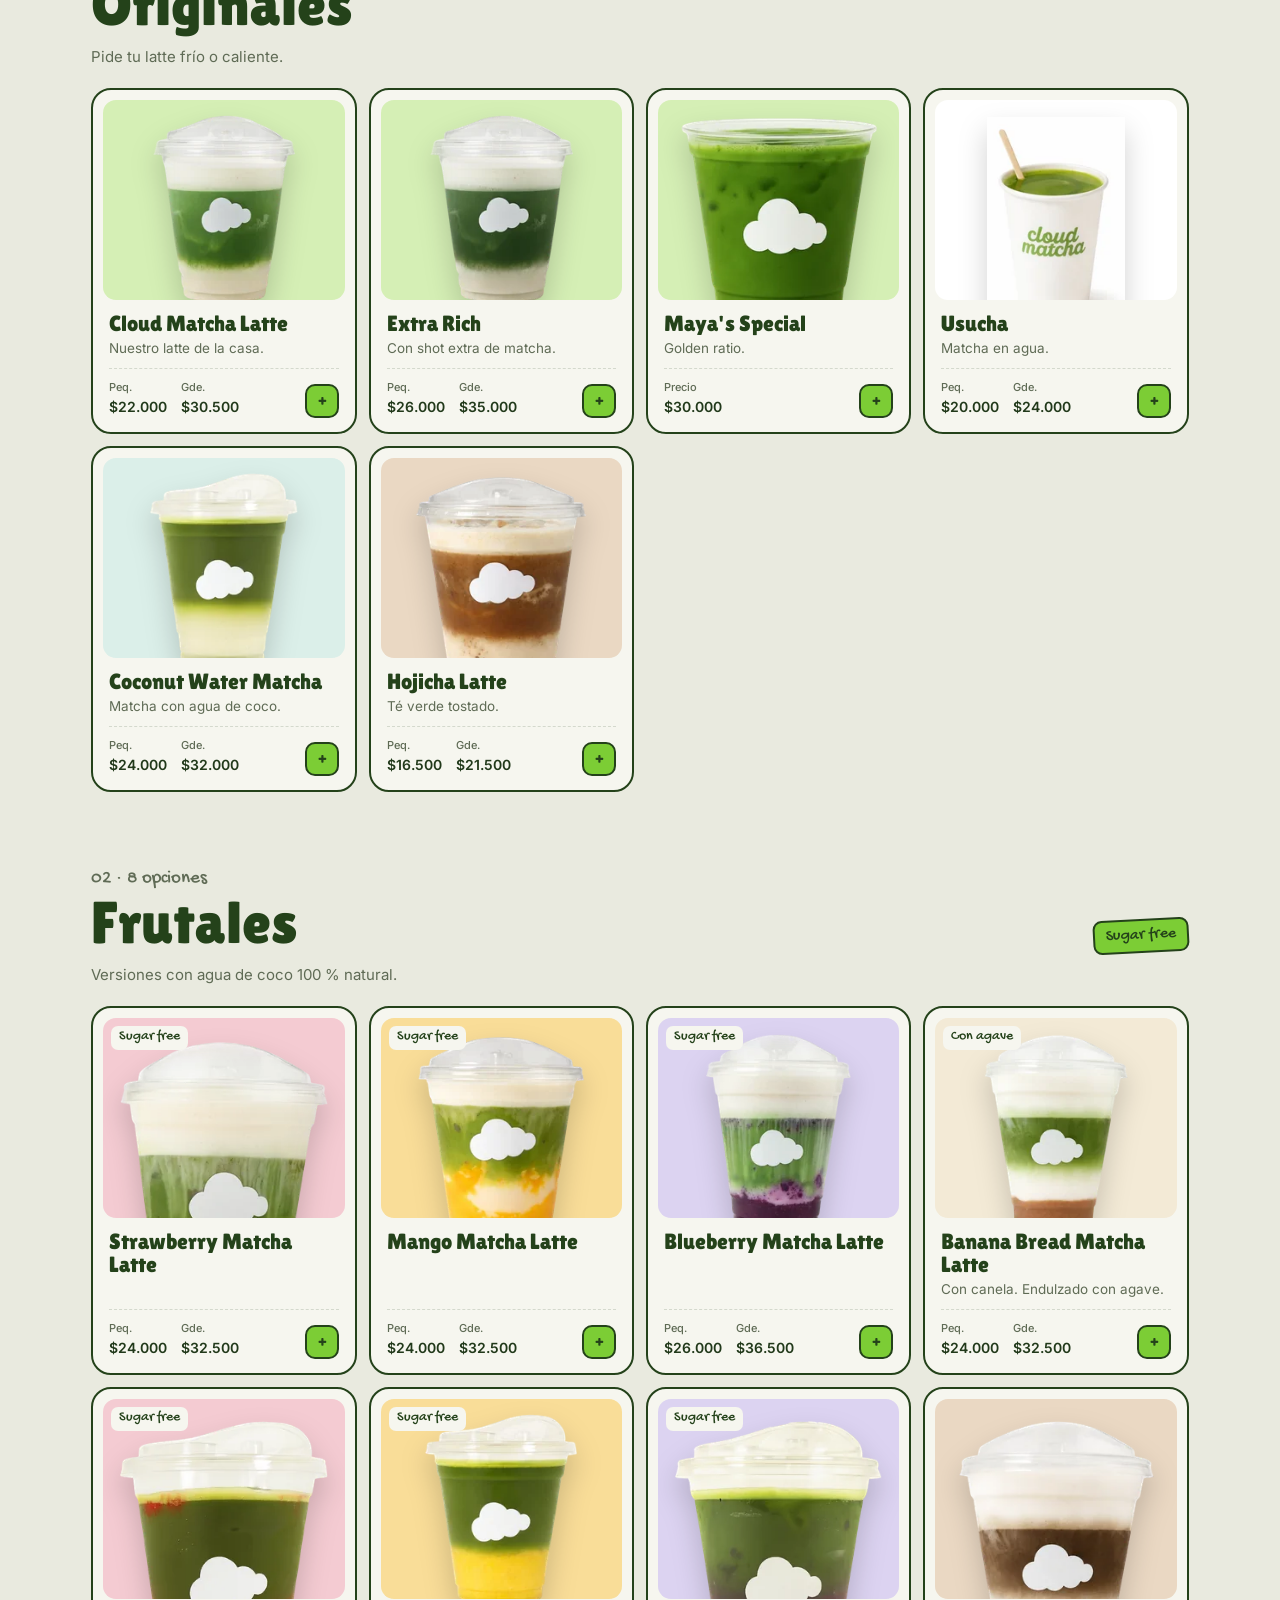
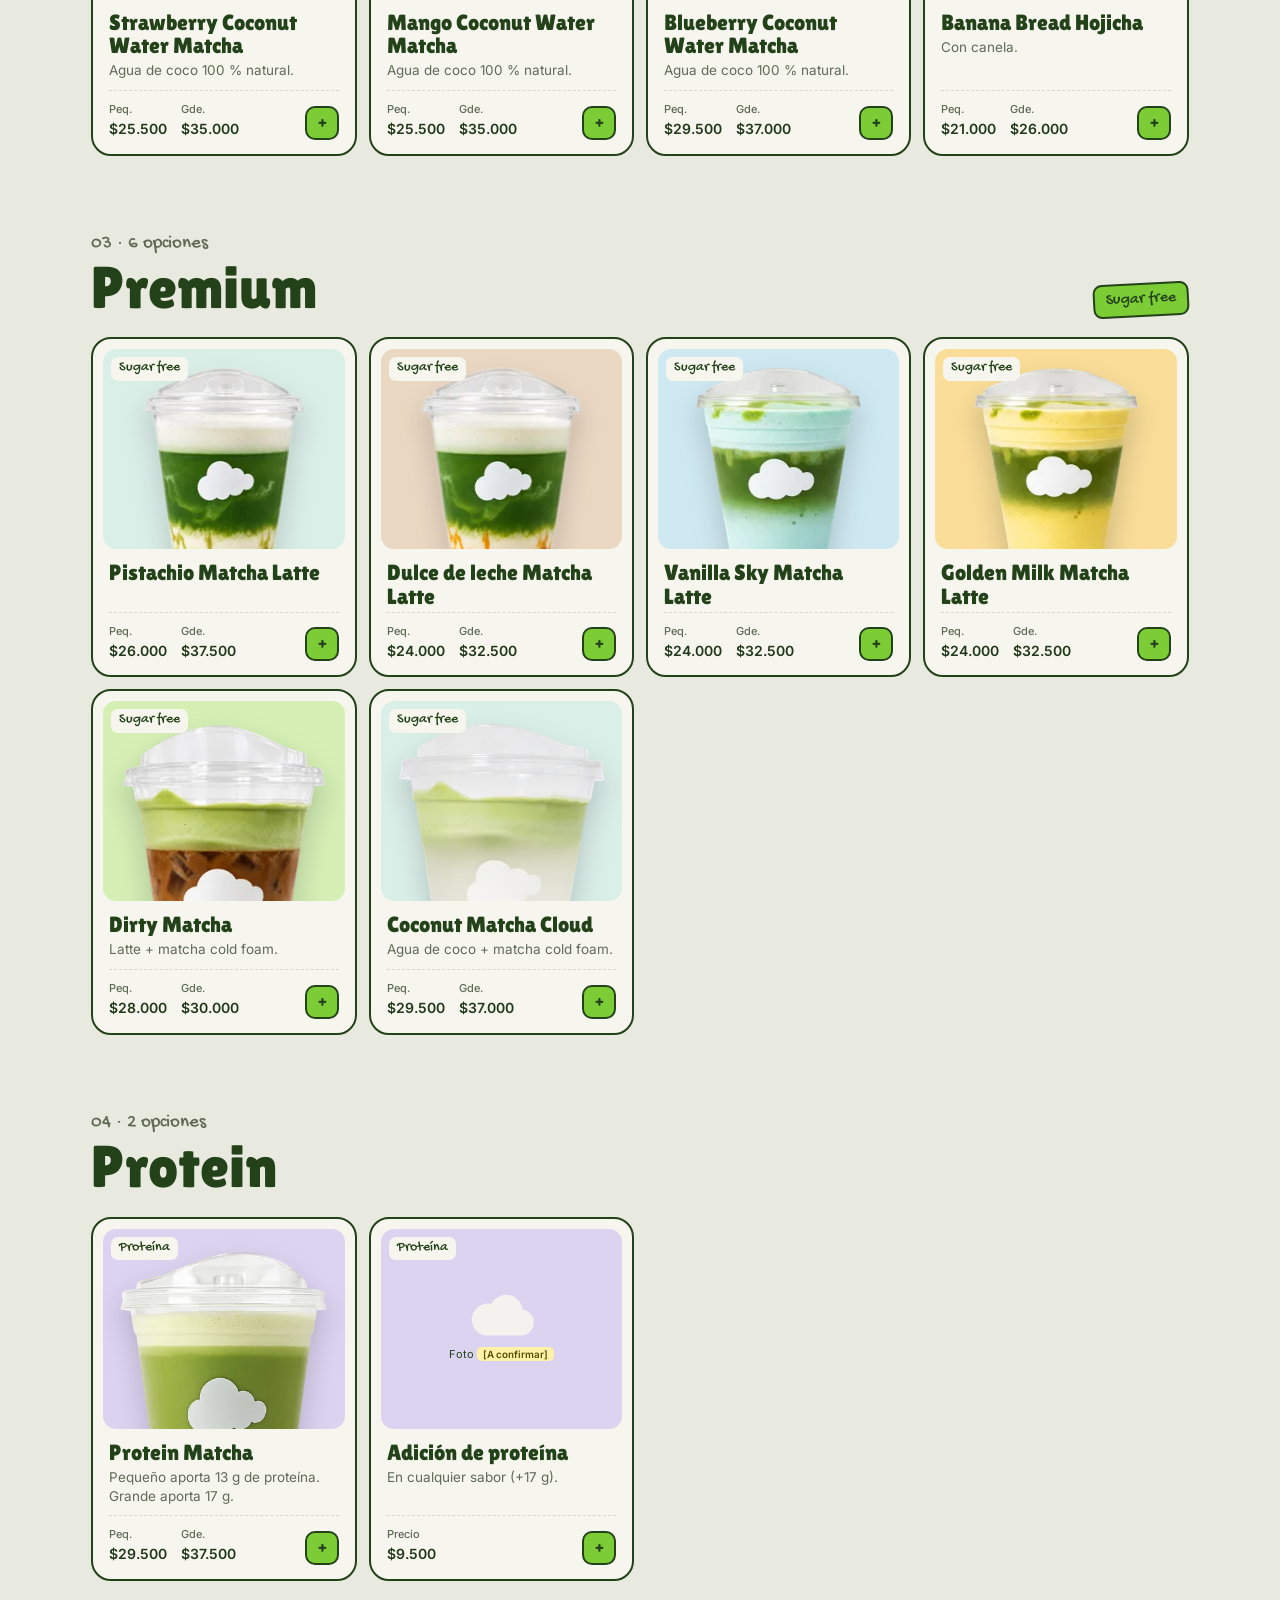
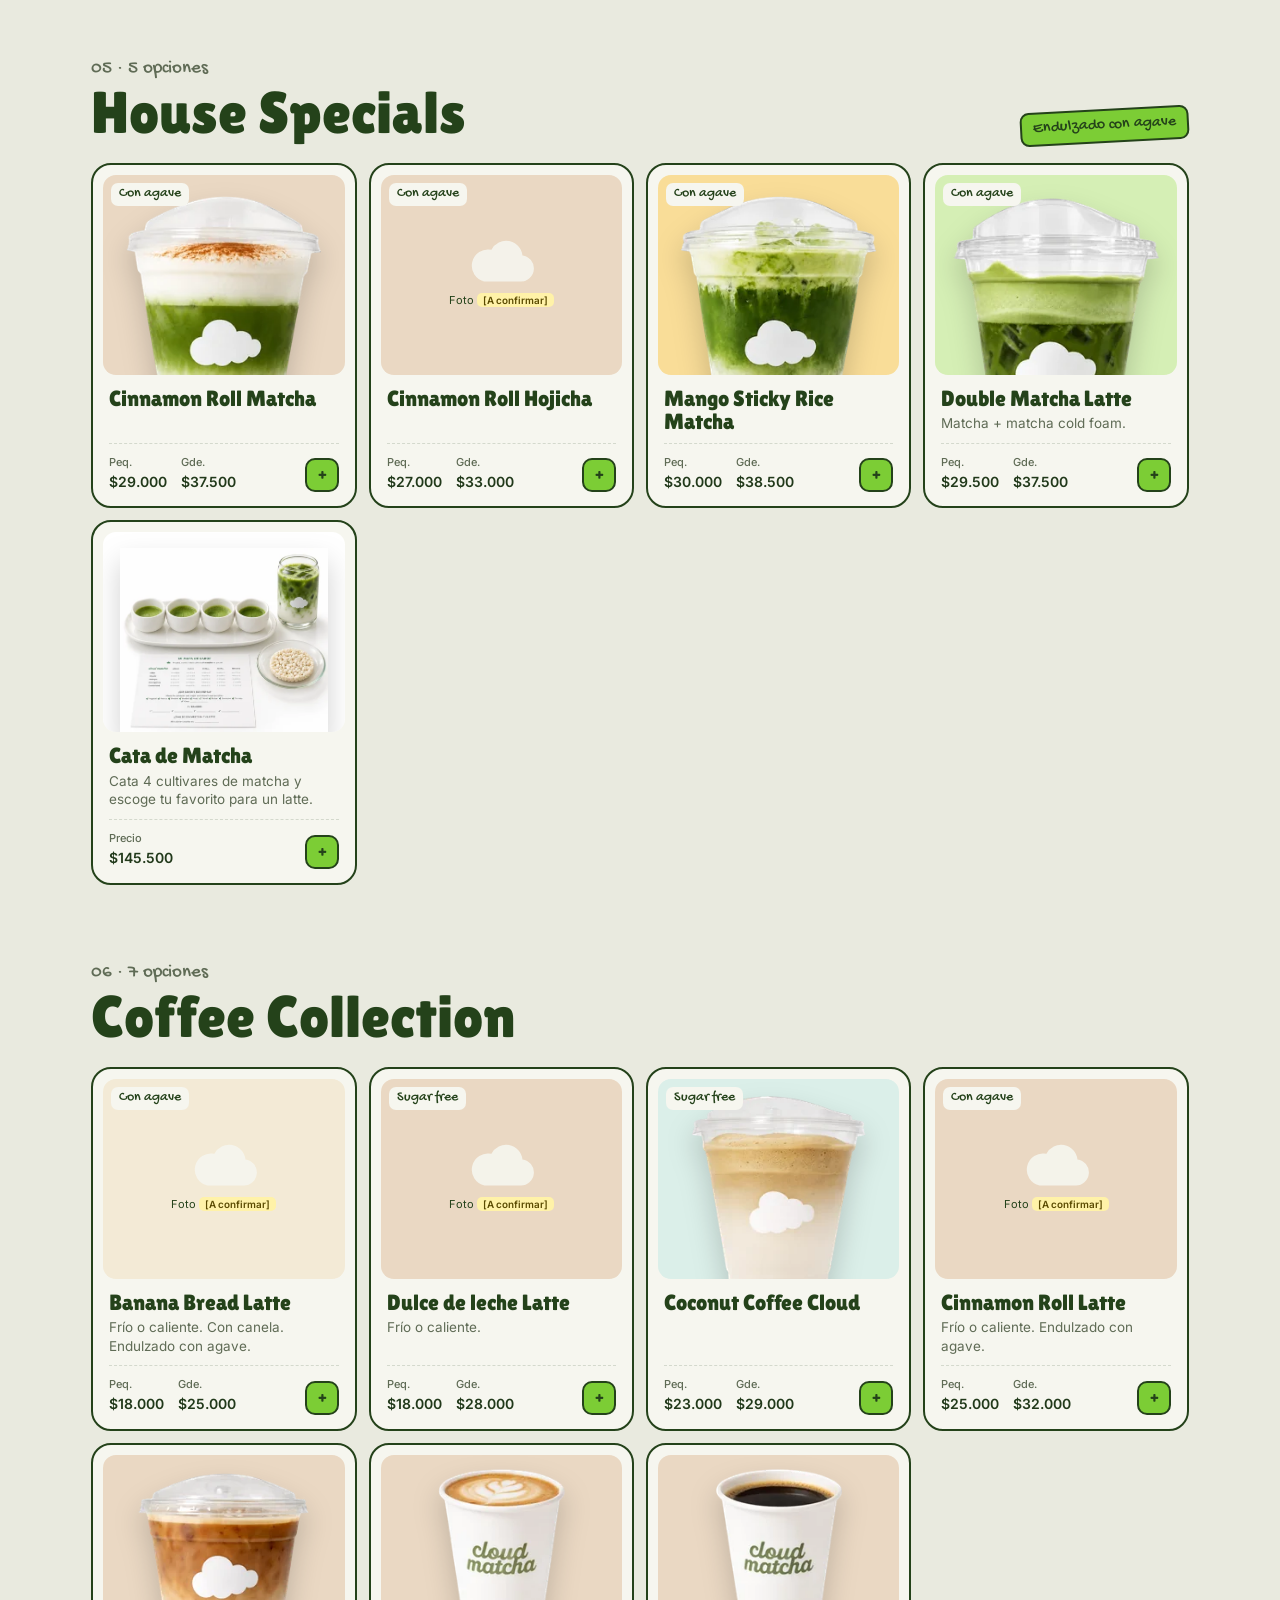
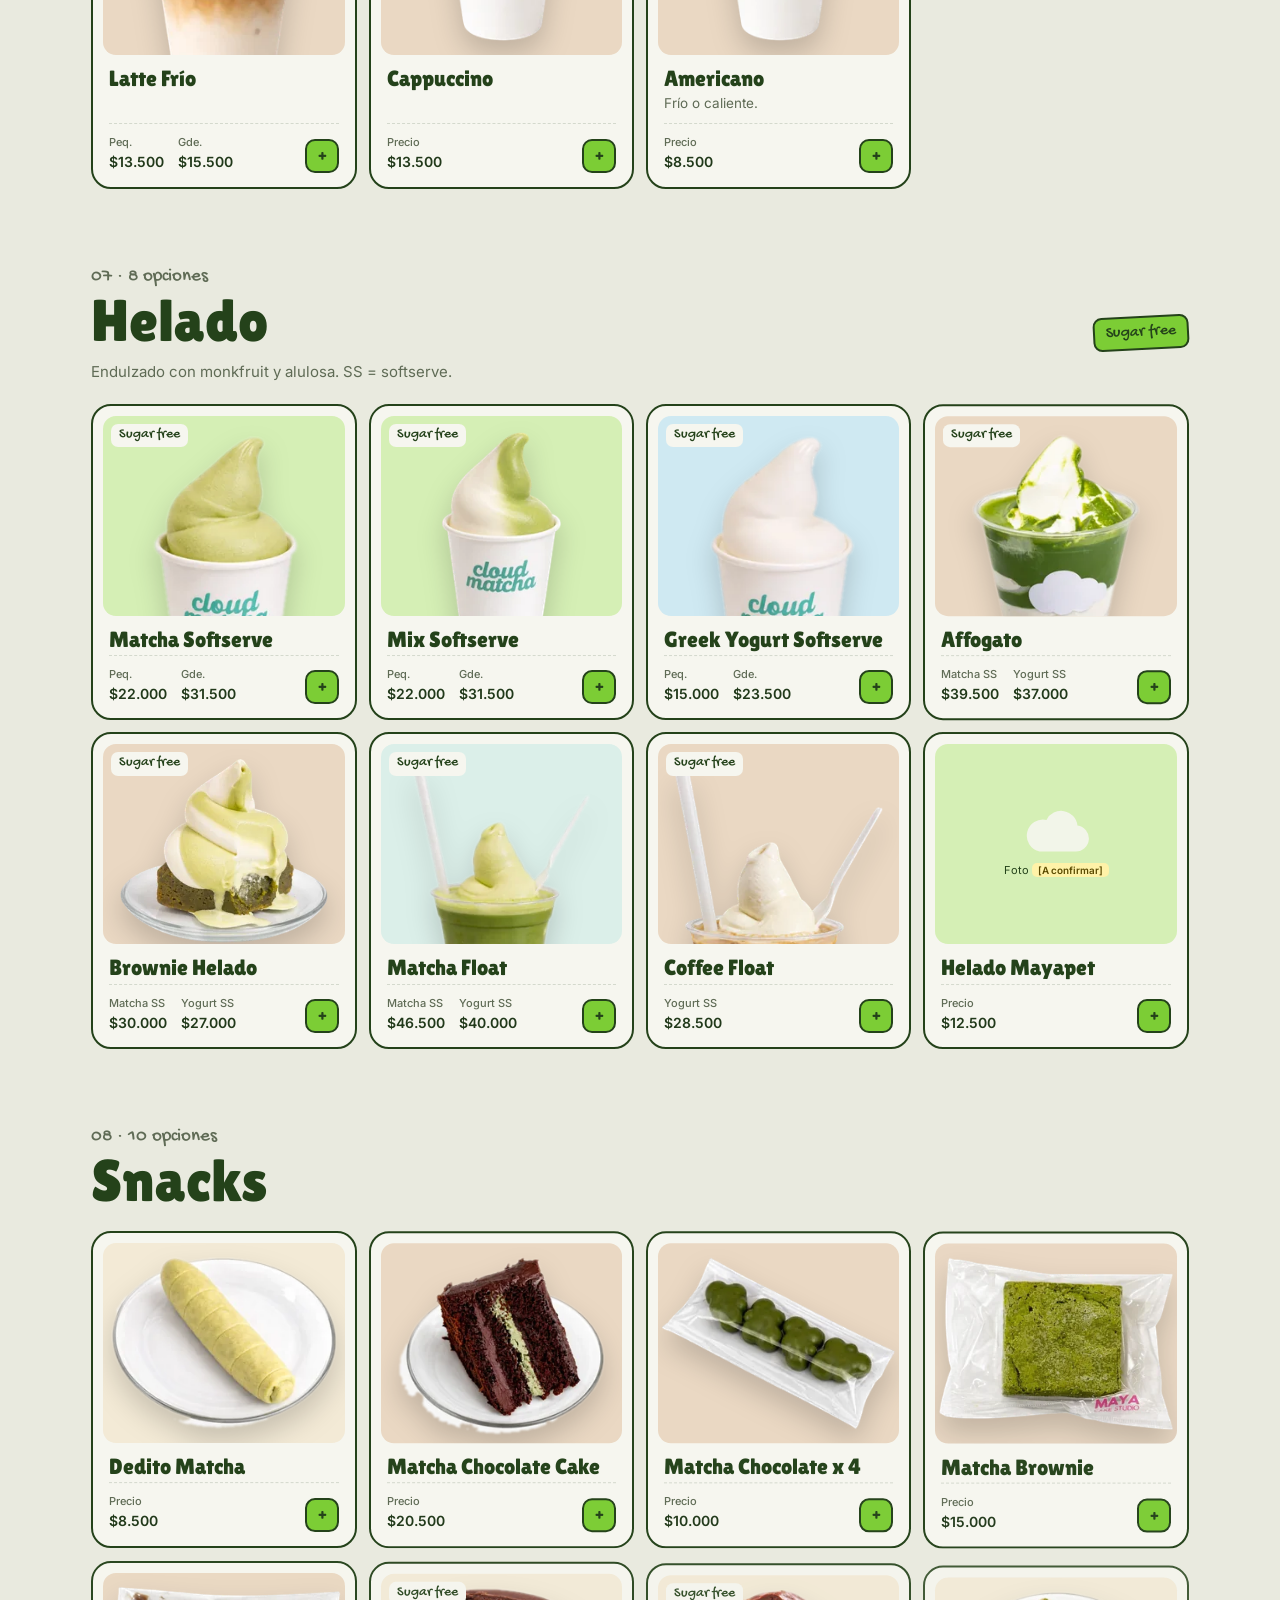
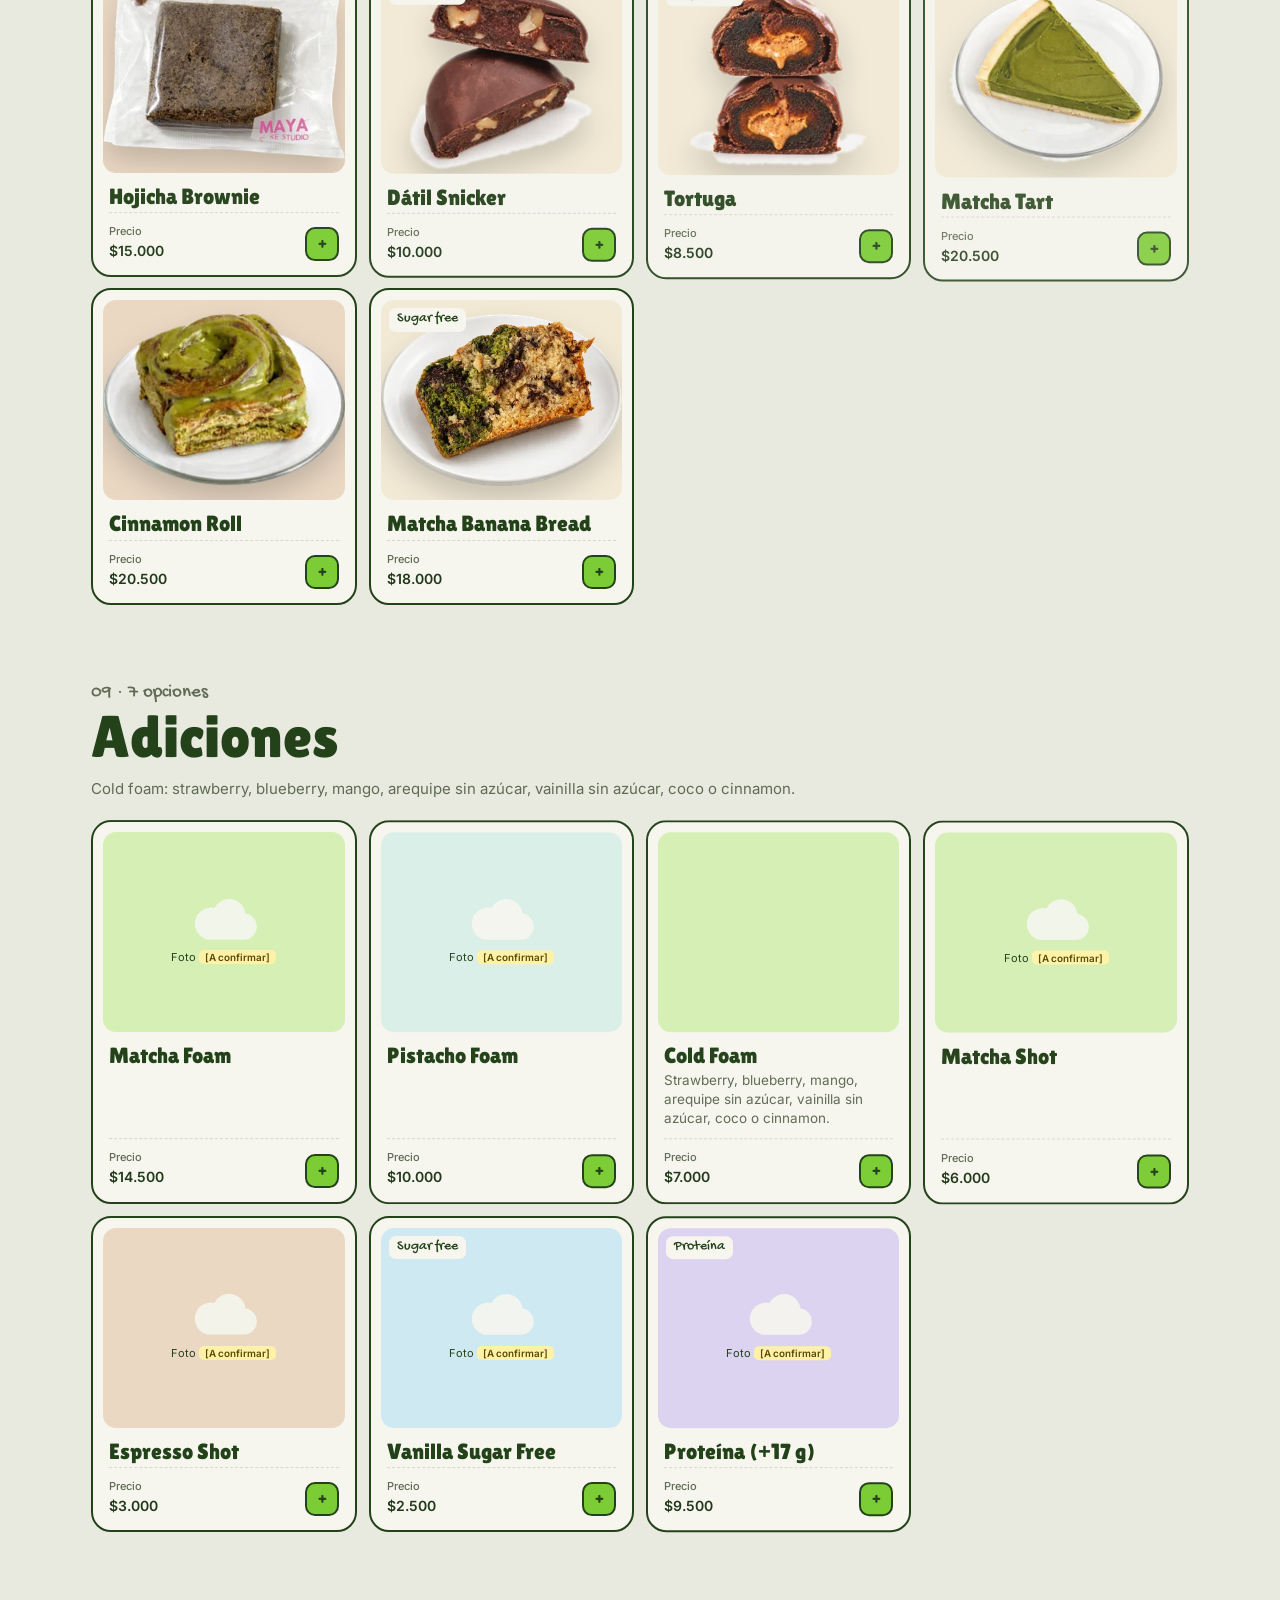
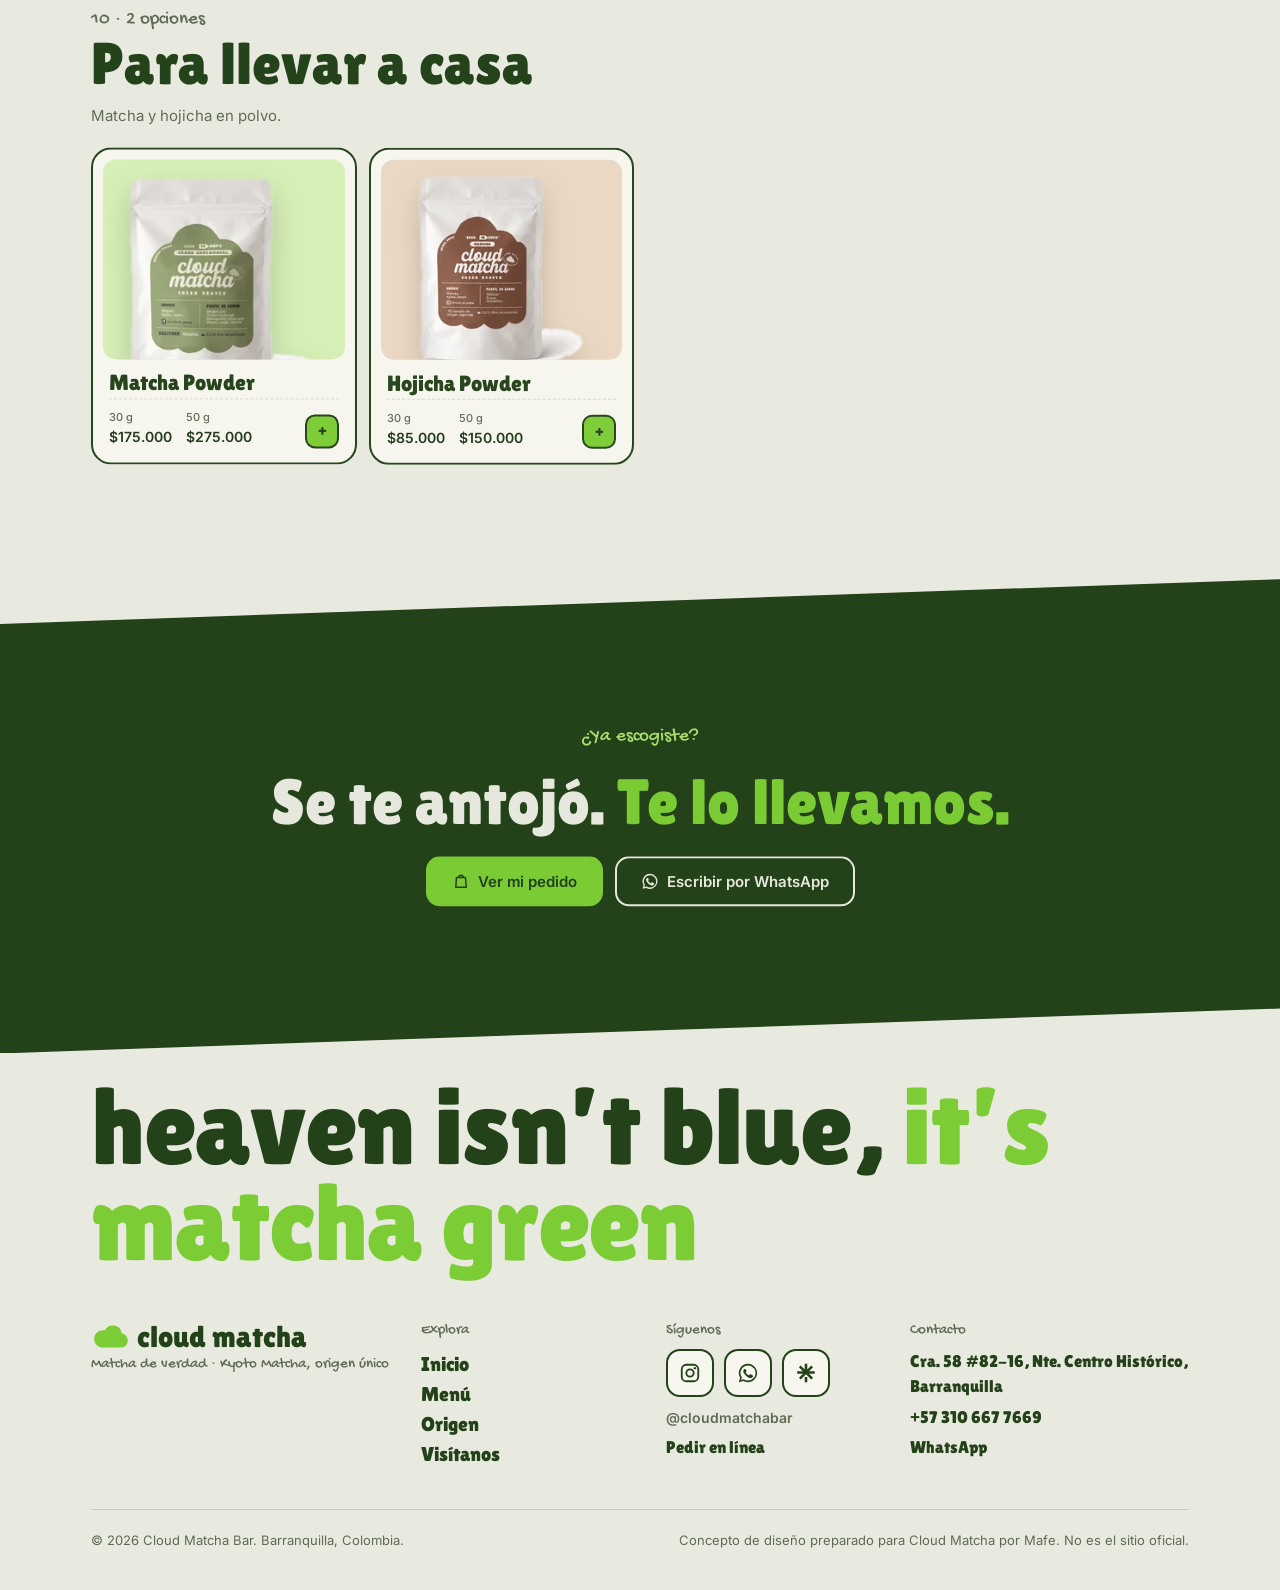
<file: demos/matcha/menu.html>
<!doctype html>
<html lang="es-CO">
<head>
<meta charset="utf-8">
<meta name="viewport" content="width=device-width, initial-scale=1, viewport-fit=cover">
<title>Menú | Cloud Matcha Bar Barranquilla: lattes, frutales y helado</title>
<meta name="description" content="Menú completo de Cloud Matcha con fotos y precios: matcha lattes, frutales y premium sugar free, protein matcha, coffee collection, helado softserve, snacks y matcha para llevar.">
<!-- DEMO: quitar esta línea al publicar el sitio real -->
<meta name="robots" content="noindex, nofollow">
<link rel="canonical" href="https://DOMINIO-A-CONFIRMAR.co/menu.html">
<link rel="alternate" hreflang="es-CO" href="https://DOMINIO-A-CONFIRMAR.co/menu.html">
<meta name="theme-color" content="#24421a">
<meta property="og:type" content="website">
<meta property="og:locale" content="es_CO">
<meta property="og:site_name" content="Cloud Matcha Bar">
<meta property="og:title" content="Menú | Cloud Matcha Bar Barranquilla: lattes, frutales y helado">
<meta property="og:description" content="Menú completo de Cloud Matcha con fotos y precios: matcha lattes, frutales y premium sugar free, protein matcha, coffee collection, helado softserve, snacks y matcha para llevar.">
<meta property="og:url" content="https://DOMINIO-A-CONFIRMAR.co/menu.html">
<meta property="og:image" content="https://DOMINIO-A-CONFIRMAR.co/assets/img/og-cloud-matcha.jpg">
<meta property="og:image:width" content="1200"><meta property="og:image:height" content="630">
<meta name="twitter:card" content="summary_large_image">
<link rel="icon" href="assets/img/icon.svg" type="image/svg+xml">
<link rel="preconnect" href="https://fonts.googleapis.com">
<link rel="preconnect" href="https://fonts.gstatic.com" crossorigin>
<link rel="stylesheet" href="https://fonts.googleapis.com/css2?family=Gochi+Hand&family=Inter:wght@400;500;600;700&family=Lilita+One&display=swap">
<link rel="stylesheet" href="assets/css/v2.css">
<script>document.documentElement.classList.add("js")</script>
<script type="application/ld+json">{"@context": "https://schema.org", "@type": "Menu", "@id": "https://DOMINIO-A-CONFIRMAR.co/menu.html#menu", "name": "Menú de Cloud Matcha Bar", "inLanguage": "es-CO", "hasMenuSection": [{"@type": "MenuSection", "name": "Originales", "hasMenuItem": [{"@type": "MenuItem", "name": "Cloud Matcha Latte", "offers": [{"@type": "Offer", "name": "Pequeño", "price": "22000", "priceCurrency": "COP"}, {"@type": "Offer", "name": "Grande", "price": "30500", "priceCurrency": "COP"}], "description": "Nuestro latte de la casa.", "image": "https://DOMINIO-A-CONFIRMAR.co/assets/img/cloud-matcha-latte.webp"}, {"@type": "MenuItem", "name": "Extra Rich", "offers": [{"@type": "Offer", "name": "Pequeño", "price": "26000", "priceCurrency": "COP"}, {"@type": "Offer", "name": "Grande", "price": "35000", "priceCurrency": "COP"}], "description": "Con shot extra de matcha.", "image": "https://DOMINIO-A-CONFIRMAR.co/assets/img/extra-rich.webp"}, {"@type": "MenuItem", "name": "Maya's Special", "offers": [{"@type": "Offer", "name": "Precio", "price": "30000", "priceCurrency": "COP"}], "description": "Golden ratio.", "image": "https://DOMINIO-A-CONFIRMAR.co/assets/img/mayas-special.webp"}, {"@type": "MenuItem", "name": "Usucha", "offers": [{"@type": "Offer", "name": "Pequeño", "price": "20000", "priceCurrency": "COP"}, {"@type": "Offer", "name": "Grande", "price": "24000", "priceCurrency": "COP"}], "description": "Matcha en agua.", "image": "https://DOMINIO-A-CONFIRMAR.co/assets/img/usucha.webp"}, {"@type": "MenuItem", "name": "Coconut Water Matcha", "offers": [{"@type": "Offer", "name": "Pequeño", "price": "24000", "priceCurrency": "COP"}, {"@type": "Offer", "name": "Grande", "price": "32000", "priceCurrency": "COP"}], "description": "Matcha con agua de coco.", "image": "https://DOMINIO-A-CONFIRMAR.co/assets/img/coconut-water-matcha.webp"}, {"@type": "MenuItem", "name": "Hojicha Latte", "offers": [{"@type": "Offer", "name": "Pequeño", "price": "16500", "priceCurrency": "COP"}, {"@type": "Offer", "name": "Grande", "price": "21500", "priceCurrency": "COP"}], "description": "Té verde tostado.", "image": "https://DOMINIO-A-CONFIRMAR.co/assets/img/hojicha-latte.webp"}]}, {"@type": "MenuSection", "name": "Frutales", "hasMenuItem": [{"@type": "MenuItem", "name": "Strawberry Matcha Latte", "offers": [{"@type": "Offer", "name": "Pequeño", "price": "24000", "priceCurrency": "COP"}, {"@type": "Offer", "name": "Grande", "price": "32500", "priceCurrency": "COP"}], "image": "https://DOMINIO-A-CONFIRMAR.co/assets/img/strawberry-matcha-latte.webp", "suitableForDiet": "https://schema.org/LowCalorieDiet"}, {"@type": "MenuItem", "name": "Mango Matcha Latte", "offers": [{"@type": "Offer", "name": "Pequeño", "price": "24000", "priceCurrency": "COP"}, {"@type": "Offer", "name": "Grande", "price": "32500", "priceCurrency": "COP"}], "image": "https://DOMINIO-A-CONFIRMAR.co/assets/img/mango-matcha-latte.webp", "suitableForDiet": "https://schema.org/LowCalorieDiet"}, {"@type": "MenuItem", "name": "Blueberry Matcha Latte", "offers": [{"@type": "Offer", "name": "Pequeño", "price": "26000", "priceCurrency": "COP"}, {"@type": "Offer", "name": "Grande", "price": "36500", "priceCurrency": "COP"}], "image": "https://DOMINIO-A-CONFIRMAR.co/assets/img/blueberry-matcha-latte.webp", "suitableForDiet": "https://schema.org/LowCalorieDiet"}, {"@type": "MenuItem", "name": "Banana Bread Matcha Latte", "offers": [{"@type": "Offer", "name": "Pequeño", "price": "24000", "priceCurrency": "COP"}, {"@type": "Offer", "name": "Grande", "price": "32500", "priceCurrency": "COP"}], "description": "Con canela. Endulzado con agave.", "image": "https://DOMINIO-A-CONFIRMAR.co/assets/img/banana-bread-matcha-latte.webp"}, {"@type": "MenuItem", "name": "Strawberry Coconut Water Matcha", "offers": [{"@type": "Offer", "name": "Pequeño", "price": "25500", "priceCurrency": "COP"}, {"@type": "Offer", "name": "Grande", "price": "35000", "priceCurrency": "COP"}], "description": "Agua de coco 100 % natural.", "image": "https://DOMINIO-A-CONFIRMAR.co/assets/img/strawberry-coconut-water-matcha.webp", "suitableForDiet": "https://schema.org/LowCalorieDiet"}, {"@type": "MenuItem", "name": "Mango Coconut Water Matcha", "offers": [{"@type": "Offer", "name": "Pequeño", "price": "25500", "priceCurrency": "COP"}, {"@type": "Offer", "name": "Grande", "price": "35000", "priceCurrency": "COP"}], "description": "Agua de coco 100 % natural.", "image": "https://DOMINIO-A-CONFIRMAR.co/assets/img/mango-coconut-water-matcha.webp", "suitableForDiet": "https://schema.org/LowCalorieDiet"}, {"@type": "MenuItem", "name": "Blueberry Coconut Water Matcha", "offers": [{"@type": "Offer", "name": "Pequeño", "price": "29500", "priceCurrency": "COP"}, {"@type": "Offer", "name": "Grande", "price": "37000", "priceCurrency": "COP"}], "description": "Agua de coco 100 % natural.", "image": "https://DOMINIO-A-CONFIRMAR.co/assets/img/blueberry-coconut-water-matcha.webp", "suitableForDiet": "https://schema.org/LowCalorieDiet"}, {"@type": "MenuItem", "name": "Banana Bread Hojicha", "offers": [{"@type": "Offer", "name": "Pequeño", "price": "21000", "priceCurrency": "COP"}, {"@type": "Offer", "name": "Grande", "price": "26000", "priceCurrency": "COP"}], "description": "Con canela.", "image": "https://DOMINIO-A-CONFIRMAR.co/assets/img/banana-bread-hojicha.webp"}]}, {"@type": "MenuSection", "name": "Premium", "hasMenuItem": [{"@type": "MenuItem", "name": "Pistachio Matcha Latte", "offers": [{"@type": "Offer", "name": "Pequeño", "price": "26000", "priceCurrency": "COP"}, {"@type": "Offer", "name": "Grande", "price": "37500", "priceCurrency": "COP"}], "image": "https://DOMINIO-A-CONFIRMAR.co/assets/img/pistachio-matcha.webp", "suitableForDiet": "https://schema.org/LowCalorieDiet"}, {"@type": "MenuItem", "name": "Dulce de leche Matcha Latte", "offers": [{"@type": "Offer", "name": "Pequeño", "price": "24000", "priceCurrency": "COP"}, {"@type": "Offer", "name": "Grande", "price": "32500", "priceCurrency": "COP"}], "image": "https://DOMINIO-A-CONFIRMAR.co/assets/img/dulce-de-leche-matcha.webp", "suitableForDiet": "https://schema.org/LowCalorieDiet"}, {"@type": "MenuItem", "name": "Vanilla Sky Matcha Latte", "offers": [{"@type": "Offer", "name": "Pequeño", "price": "24000", "priceCurrency": "COP"}, {"@type": "Offer", "name": "Grande", "price": "32500", "priceCurrency": "COP"}], "image": "https://DOMINIO-A-CONFIRMAR.co/assets/img/vanilla-sky.webp", "suitableForDiet": "https://schema.org/LowCalorieDiet"}, {"@type": "MenuItem", "name": "Golden Milk Matcha Latte", "offers": [{"@type": "Offer", "name": "Pequeño", "price": "24000", "priceCurrency": "COP"}, {"@type": "Offer", "name": "Grande", "price": "32500", "priceCurrency": "COP"}], "image": "https://DOMINIO-A-CONFIRMAR.co/assets/img/golden-milk.webp", "suitableForDiet": "https://schema.org/LowCalorieDiet"}, {"@type": "MenuItem", "name": "Dirty Matcha", "offers": [{"@type": "Offer", "name": "Pequeño", "price": "28000", "priceCurrency": "COP"}, {"@type": "Offer", "name": "Grande", "price": "30000", "priceCurrency": "COP"}], "description": "Latte + matcha cold foam.", "image": "https://DOMINIO-A-CONFIRMAR.co/assets/img/dirty-matcha.webp", "suitableForDiet": "https://schema.org/LowCalorieDiet"}, {"@type": "MenuItem", "name": "Coconut Matcha Cloud", "offers": [{"@type": "Offer", "name": "Pequeño", "price": "29500", "priceCurrency": "COP"}, {"@type": "Offer", "name": "Grande", "price": "37000", "priceCurrency": "COP"}], "description": "Agua de coco + matcha cold foam.", "image": "https://DOMINIO-A-CONFIRMAR.co/assets/img/coconut-matcha-cloud.webp", "suitableForDiet": "https://schema.org/LowCalorieDiet"}]}, {"@type": "MenuSection", "name": "Protein", "hasMenuItem": [{"@type": "MenuItem", "name": "Protein Matcha", "offers": [{"@type": "Offer", "name": "Pequeño", "price": "29500", "priceCurrency": "COP"}, {"@type": "Offer", "name": "Grande", "price": "37500", "priceCurrency": "COP"}], "description": "Pequeño aporta 13 g de proteína. Grande aporta 17 g.", "image": "https://DOMINIO-A-CONFIRMAR.co/assets/img/protein-matcha.webp"}, {"@type": "MenuItem", "name": "Adición de proteína", "offers": [{"@type": "Offer", "name": "Precio", "price": "9500", "priceCurrency": "COP"}], "description": "En cualquier sabor (+17 g)."}]}, {"@type": "MenuSection", "name": "House Specials", "hasMenuItem": [{"@type": "MenuItem", "name": "Cinnamon Roll Matcha", "offers": [{"@type": "Offer", "name": "Pequeño", "price": "29000", "priceCurrency": "COP"}, {"@type": "Offer", "name": "Grande", "price": "37500", "priceCurrency": "COP"}], "image": "https://DOMINIO-A-CONFIRMAR.co/assets/img/cinnamon-roll-matcha.webp"}, {"@type": "MenuItem", "name": "Cinnamon Roll Hojicha", "offers": [{"@type": "Offer", "name": "Pequeño", "price": "27000", "priceCurrency": "COP"}, {"@type": "Offer", "name": "Grande", "price": "33000", "priceCurrency": "COP"}]}, {"@type": "MenuItem", "name": "Mango Sticky Rice Matcha", "offers": [{"@type": "Offer", "name": "Pequeño", "price": "30000", "priceCurrency": "COP"}, {"@type": "Offer", "name": "Grande", "price": "38500", "priceCurrency": "COP"}], "image": "https://DOMINIO-A-CONFIRMAR.co/assets/img/mango-sticky-rice.webp"}, {"@type": "MenuItem", "name": "Double Matcha Latte", "offers": [{"@type": "Offer", "name": "Pequeño", "price": "29500", "priceCurrency": "COP"}, {"@type": "Offer", "name": "Grande", "price": "37500", "priceCurrency": "COP"}], "description": "Matcha + matcha cold foam.", "image": "https://DOMINIO-A-CONFIRMAR.co/assets/img/double-matcha.webp"}, {"@type": "MenuItem", "name": "Cata de Matcha", "offers": [{"@type": "Offer", "name": "Precio", "price": "145500", "priceCurrency": "COP"}], "description": "Cata 4 cultivares de matcha y escoge tu favorito para un latte.", "image": "https://DOMINIO-A-CONFIRMAR.co/assets/img/cata-de-matcha.webp"}]}, {"@type": "MenuSection", "name": "Coffee Collection", "hasMenuItem": [{"@type": "MenuItem", "name": "Banana Bread Latte", "offers": [{"@type": "Offer", "name": "Pequeño", "price": "18000", "priceCurrency": "COP"}, {"@type": "Offer", "name": "Grande", "price": "25000", "priceCurrency": "COP"}], "description": "Frío o caliente. Con canela. Endulzado con agave."}, {"@type": "MenuItem", "name": "Dulce de leche Latte", "offers": [{"@type": "Offer", "name": "Pequeño", "price": "18000", "priceCurrency": "COP"}, {"@type": "Offer", "name": "Grande", "price": "28000", "priceCurrency": "COP"}], "description": "Frío o caliente.", "suitableForDiet": "https://schema.org/LowCalorieDiet"}, {"@type": "MenuItem", "name": "Coconut Coffee Cloud", "offers": [{"@type": "Offer", "name": "Pequeño", "price": "23000", "priceCurrency": "COP"}, {"@type": "Offer", "name": "Grande", "price": "29000", "priceCurrency": "COP"}], "image": "https://DOMINIO-A-CONFIRMAR.co/assets/img/coconut-coffee-cloud.webp", "suitableForDiet": "https://schema.org/LowCalorieDiet"}, {"@type": "MenuItem", "name": "Cinnamon Roll Latte", "offers": [{"@type": "Offer", "name": "Pequeño", "price": "25000", "priceCurrency": "COP"}, {"@type": "Offer", "name": "Grande", "price": "32000", "priceCurrency": "COP"}], "description": "Frío o caliente. Endulzado con agave."}, {"@type": "MenuItem", "name": "Latte Frío", "offers": [{"@type": "Offer", "name": "Pequeño", "price": "13500", "priceCurrency": "COP"}, {"@type": "Offer", "name": "Grande", "price": "15500", "priceCurrency": "COP"}], "image": "https://DOMINIO-A-CONFIRMAR.co/assets/img/latte-frio.webp"}, {"@type": "MenuItem", "name": "Cappuccino", "offers": [{"@type": "Offer", "name": "Precio", "price": "13500", "priceCurrency": "COP"}], "image": "https://DOMINIO-A-CONFIRMAR.co/assets/img/cappuccino.webp"}, {"@type": "MenuItem", "name": "Americano", "offers": [{"@type": "Offer", "name": "Precio", "price": "8500", "priceCurrency": "COP"}], "description": "Frío o caliente.", "image": "https://DOMINIO-A-CONFIRMAR.co/assets/img/americano.webp"}]}, {"@type": "MenuSection", "name": "Helado", "hasMenuItem": [{"@type": "MenuItem", "name": "Matcha Softserve", "offers": [{"@type": "Offer", "name": "Pequeño", "price": "22000", "priceCurrency": "COP"}, {"@type": "Offer", "name": "Grande", "price": "31500", "priceCurrency": "COP"}], "image": "https://DOMINIO-A-CONFIRMAR.co/assets/img/matcha-softserve.webp", "suitableForDiet": "https://schema.org/LowCalorieDiet"}, {"@type": "MenuItem", "name": "Mix Softserve", "offers": [{"@type": "Offer", "name": "Pequeño", "price": "22000", "priceCurrency": "COP"}, {"@type": "Offer", "name": "Grande", "price": "31500", "priceCurrency": "COP"}], "image": "https://DOMINIO-A-CONFIRMAR.co/assets/img/mix-softserve.webp", "suitableForDiet": "https://schema.org/LowCalorieDiet"}, {"@type": "MenuItem", "name": "Greek Yogurt Softserve", "offers": [{"@type": "Offer", "name": "Pequeño", "price": "15000", "priceCurrency": "COP"}, {"@type": "Offer", "name": "Grande", "price": "23500", "priceCurrency": "COP"}], "image": "https://DOMINIO-A-CONFIRMAR.co/assets/img/greek-yogurt-softserve.webp", "suitableForDiet": "https://schema.org/LowCalorieDiet"}, {"@type": "MenuItem", "name": "Affogato", "offers": [{"@type": "Offer", "name": "Matcha SS", "price": "39500", "priceCurrency": "COP"}, {"@type": "Offer", "name": "Yogurt SS", "price": "37000", "priceCurrency": "COP"}], "image": "https://DOMINIO-A-CONFIRMAR.co/assets/img/affogato.webp", "suitableForDiet": "https://schema.org/LowCalorieDiet"}, {"@type": "MenuItem", "name": "Brownie Helado", "offers": [{"@type": "Offer", "name": "Matcha SS", "price": "30000", "priceCurrency": "COP"}, {"@type": "Offer", "name": "Yogurt SS", "price": "27000", "priceCurrency": "COP"}], "image": "https://DOMINIO-A-CONFIRMAR.co/assets/img/brownie-helado.webp", "suitableForDiet": "https://schema.org/LowCalorieDiet"}, {"@type": "MenuItem", "name": "Matcha Float", "offers": [{"@type": "Offer", "name": "Matcha SS", "price": "46500", "priceCurrency": "COP"}, {"@type": "Offer", "name": "Yogurt SS", "price": "40000", "priceCurrency": "COP"}], "image": "https://DOMINIO-A-CONFIRMAR.co/assets/img/matcha-float.webp", "suitableForDiet": "https://schema.org/LowCalorieDiet"}, {"@type": "MenuItem", "name": "Coffee Float", "offers": [{"@type": "Offer", "name": "Yogurt SS", "price": "28500", "priceCurrency": "COP"}], "image": "https://DOMINIO-A-CONFIRMAR.co/assets/img/coffee-float.webp", "suitableForDiet": "https://schema.org/LowCalorieDiet"}, {"@type": "MenuItem", "name": "Helado Mayapet", "offers": [{"@type": "Offer", "name": "Precio", "price": "12500", "priceCurrency": "COP"}]}]}, {"@type": "MenuSection", "name": "Snacks", "hasMenuItem": [{"@type": "MenuItem", "name": "Dedito Matcha", "offers": [{"@type": "Offer", "name": "Precio", "price": "8500", "priceCurrency": "COP"}], "image": "https://DOMINIO-A-CONFIRMAR.co/assets/img/dedito-matcha.webp"}, {"@type": "MenuItem", "name": "Matcha Chocolate Cake", "offers": [{"@type": "Offer", "name": "Precio", "price": "20500", "priceCurrency": "COP"}], "image": "https://DOMINIO-A-CONFIRMAR.co/assets/img/matcha-chocolate-cake.webp"}, {"@type": "MenuItem", "name": "Matcha Chocolate x 4", "offers": [{"@type": "Offer", "name": "Precio", "price": "10000", "priceCurrency": "COP"}], "image": "https://DOMINIO-A-CONFIRMAR.co/assets/img/matcha-chocolate-x4.webp"}, {"@type": "MenuItem", "name": "Matcha Brownie", "offers": [{"@type": "Offer", "name": "Precio", "price": "15000", "priceCurrency": "COP"}], "image": "https://DOMINIO-A-CONFIRMAR.co/assets/img/matcha-brownie.webp"}, {"@type": "MenuItem", "name": "Hojicha Brownie", "offers": [{"@type": "Offer", "name": "Precio", "price": "15000", "priceCurrency": "COP"}], "image": "https://DOMINIO-A-CONFIRMAR.co/assets/img/hojicha-brownie.webp"}, {"@type": "MenuItem", "name": "Dátil Snicker", "offers": [{"@type": "Offer", "name": "Precio", "price": "10000", "priceCurrency": "COP"}], "image": "https://DOMINIO-A-CONFIRMAR.co/assets/img/datil-snicker.webp", "suitableForDiet": "https://schema.org/LowCalorieDiet"}, {"@type": "MenuItem", "name": "Tortuga", "offers": [{"@type": "Offer", "name": "Precio", "price": "8500", "priceCurrency": "COP"}], "image": "https://DOMINIO-A-CONFIRMAR.co/assets/img/tortuga.webp", "suitableForDiet": "https://schema.org/LowCalorieDiet"}, {"@type": "MenuItem", "name": "Matcha Tart", "offers": [{"@type": "Offer", "name": "Precio", "price": "20500", "priceCurrency": "COP"}], "image": "https://DOMINIO-A-CONFIRMAR.co/assets/img/matcha-tart.webp"}, {"@type": "MenuItem", "name": "Cinnamon Roll", "offers": [{"@type": "Offer", "name": "Precio", "price": "20500", "priceCurrency": "COP"}], "image": "https://DOMINIO-A-CONFIRMAR.co/assets/img/cinnamon-roll.webp"}, {"@type": "MenuItem", "name": "Matcha Banana Bread", "offers": [{"@type": "Offer", "name": "Precio", "price": "18000", "priceCurrency": "COP"}], "image": "https://DOMINIO-A-CONFIRMAR.co/assets/img/matcha-banana-bread.webp", "suitableForDiet": "https://schema.org/LowCalorieDiet"}]}, {"@type": "MenuSection", "name": "Adiciones", "hasMenuItem": [{"@type": "MenuItem", "name": "Matcha Foam", "offers": [{"@type": "Offer", "name": "Precio", "price": "14500", "priceCurrency": "COP"}]}, {"@type": "MenuItem", "name": "Pistacho Foam", "offers": [{"@type": "Offer", "name": "Precio", "price": "10000", "priceCurrency": "COP"}]}, {"@type": "MenuItem", "name": "Cold Foam", "offers": [{"@type": "Offer", "name": "Precio", "price": "7000", "priceCurrency": "COP"}], "description": "Strawberry, blueberry, mango, arequipe sin azúcar, vainilla sin azúcar, coco o cinnamon.", "image": "https://DOMINIO-A-CONFIRMAR.co/assets/img/cold-foams.webp"}, {"@type": "MenuItem", "name": "Matcha Shot", "offers": [{"@type": "Offer", "name": "Precio", "price": "6000", "priceCurrency": "COP"}]}, {"@type": "MenuItem", "name": "Espresso Shot", "offers": [{"@type": "Offer", "name": "Precio", "price": "3000", "priceCurrency": "COP"}]}, {"@type": "MenuItem", "name": "Vanilla Sugar Free", "offers": [{"@type": "Offer", "name": "Precio", "price": "2500", "priceCurrency": "COP"}], "suitableForDiet": "https://schema.org/LowCalorieDiet"}, {"@type": "MenuItem", "name": "Proteína (+17 g)", "offers": [{"@type": "Offer", "name": "Precio", "price": "9500", "priceCurrency": "COP"}]}]}, {"@type": "MenuSection", "name": "Para llevar a casa", "hasMenuItem": [{"@type": "MenuItem", "name": "Matcha Powder", "offers": [{"@type": "Offer", "name": "30 g", "price": "175000", "priceCurrency": "COP"}, {"@type": "Offer", "name": "50 g", "price": "275000", "priceCurrency": "COP"}], "image": "https://DOMINIO-A-CONFIRMAR.co/assets/img/matcha-powder.webp"}, {"@type": "MenuItem", "name": "Hojicha Powder", "offers": [{"@type": "Offer", "name": "30 g", "price": "85000", "priceCurrency": "COP"}, {"@type": "Offer", "name": "50 g", "price": "150000", "priceCurrency": "COP"}], "image": "https://DOMINIO-A-CONFIRMAR.co/assets/img/hojicha-powder.webp"}]}]}</script>
<script type="application/ld+json">{"@context": "https://schema.org", "@type": "BreadcrumbList", "itemListElement": [{"@type": "ListItem", "position": 1, "name": "Inicio", "item": "https://DOMINIO-A-CONFIRMAR.co/"}, {"@type": "ListItem", "position": 2, "name": "Menú", "item": "https://DOMINIO-A-CONFIRMAR.co/menu.html"}]}</script>
</head><body class="p-menu">
<a class="skip" href="#contenido">Saltar al contenido</a>
<div class="demo-banner" role="note">Concepto de diseño preparado para Cloud Matcha por Mafe. No es el sitio oficial.</div>
<div class="infobar">
  <a href="https://www.google.com/maps/place/Cloud+Matcha+Bar/data=!4m2!3m1!1s0x0:0xada47fd4c53cc216" target="_blank" rel="noopener"><svg viewBox="0 0 24 24" fill="none" stroke="currentColor" stroke-width="2" aria-hidden="true"><path d="M12 22s7-6.1 7-12a7 7 0 1 0-14 0c0 5.9 7 12 7 12Z"/><circle cx="12" cy="10" r="2.6"/></svg><span><b>Cra. 58 #82-16</b>, Nte. Centro Histórico, Barranquilla</span></a>
  <span class="open" data-open><i></i><span>Lun–vie 9 a. m.–7 p. m. · Sáb–dom 10 a. m.–7 p. m.</span></span>
</div>
<header class="site-header">
  <nav class="nav" aria-label="Principal"><a href="menu.html" aria-current=page>Menú</a><a href="origen.html">Origen</a><a href="visitanos.html">Visítanos</a></nav>
  <a class="logo" href="index.html" aria-label="Cloud Matcha, inicio"><svg viewBox="0 0 64 40" aria-hidden="true"><path d="M17 38h33a12 12 0 0 0 1.6-23.9A15 15 0 0 0 23.3 9 11 11 0 0 0 17 38Z"/></svg>cloud matcha</a>
  <a class="btn btn--sm btn--dark header-cta" data-order href="https://wa.me/573106677669?text=Hola%20Cloud%20Matcha%20%F0%9F%92%9A%20Quiero%20hacer%20un%20pedido%20a%20domicilio." target="_blank" rel="noopener"><svg viewBox="0 0 24 24" fill="none" stroke="currentColor" stroke-width="2" stroke-linejoin="round" aria-hidden="true"><path d="M6 7h12l1 13H5L6 7Z"/><path d="M9 7a3 3 0 0 1 6 0"/></svg>Pedir a domicilio</a>
  <button class="burger" type="button" aria-expanded="false" aria-controls="mnav" aria-label="Abrir menú"><span></span><span></span></button>
</header>
<nav class="mnav" id="mnav" aria-label="Menú móvil"><a href="index.html">Inicio</a><a href="menu.html" aria-current=page>Menú</a><a href="origen.html">Origen</a><a href="visitanos.html">Visítanos</a>
  <p>Cra. 58 #82-16, Barranquilla<br>+57 310 667 7669</p>
</nav>
<main id="contenido">
<section class="page-hero" aria-labelledby="menu-t">
  <svg class="doodle d-cloud" viewBox="0 0 160 100" aria-hidden="true"><path d="M40 86h82a22 22 0 0 0 3-43.8A30 30 0 0 0 68 30 22 22 0 0 0 40 86Z"/><path d="M20 20l10 8M10 46h12M34 6l4 12"/></svg><svg class="doodle d-sun" viewBox="0 0 120 120" aria-hidden="true"><circle cx="60" cy="60" r="22"/><path d="M60 14v14M60 92v14M14 60h14M92 60h14M27 27l10 10M83 83l10 10M93 27 83 37M37 83 27 93"/></svg>
  <nav class="crumbs" aria-label="Ruta"><a href="index.html">Inicio</a><span aria-hidden="true">/</span><span aria-current="page">Menú</span></nav>
  <h1 id="menu-t"><span class="ln"><span data-hero>El menú</span></span> <span class="ln"><span data-hero><em>completo</em></span></span></h1>
  <p data-hero>Matcha lattes, frutales sugar free, helado softserve y snacks: 61 opciones con matcha de Kyoto. Arma tu pedido aquí mismo y recíbelo a domicilio en Barranquilla.</p>
</section>

<section class="fav" id="favoritos" aria-labelledby="fav-t" style="--c:var(--lime-3);--c2:var(--lime-2)">
  <div class="fav__top"><div><span class="hand">Los más pedidos · <span class="tbc">[A confirmar]</span></span><h2 id="fav-t">Favoritos de la casa</h2></div>
    <div class="arrows"><button type="button" data-dir="-1" aria-label="Anterior">←</button><button type="button" data-dir="1" aria-label="Siguiente">→</button></div></div>
  <div class="fav__stage">
    <span class="big" data-f="big" aria-hidden="true">matcha</span>
    <div class="fav__info fade"><p class="n" data-f="n">01 / 06</p><h3 data-f="name">Cloud Matcha Latte</h3><p data-f="desc">Nuestro latte de la casa.</p>
      <div class="chips" data-f="tags"><span class="chip">Originales</span></div><div class="prices" data-f="price"><div><small>Pequeño</small><b>$22.000</b></div><div><small>Grande</small><b>$30.500</b></div></div></div>
    <div class="cupw"><img id="cup" src="assets/img/cloud-matcha-latte.webp" alt="Cloud Matcha Latte" width="166" height="218" class="" fetchpriority="high"></div>
    <div class="fav__side fade"><span class="hand">Escoge tamaño, leche y cold foam.</span><button class="btn btn--dark" type="button" data-fav-open>Armar mi pedido <svg viewBox="0 0 24 24" fill="none" stroke="currentColor" stroke-width="2.4" stroke-linecap="round" aria-hidden="true"><path d="M5 12h14M13 6l6 6-6 6"/></svg></button></div>
  </div>
  <div class="thumbs" role="tablist" aria-label="Favoritos"><button type="button" role="tab" aria-selected="true" aria-label="Cloud Matcha Latte"><img src="assets/img/cloud-matcha-latte.webp" alt="" width="166" height="218" class="" loading="lazy" decoding="async"></button><button type="button" role="tab" aria-selected="false" aria-label="Strawberry Matcha Latte"><img src="assets/img/strawberry-matcha-latte.webp" alt="" width="243" height="335" class="" loading="lazy" decoding="async"></button><button type="button" role="tab" aria-selected="false" aria-label="Vanilla Sky Matcha Latte"><img src="assets/img/vanilla-sky.webp" alt="" width="194" height="263" class="" loading="lazy" decoding="async"></button><button type="button" role="tab" aria-selected="false" aria-label="Mango Sticky Rice Matcha"><img src="assets/img/mango-sticky-rice.webp" alt="" width="229" height="305" class="" loading="lazy" decoding="async"></button><button type="button" role="tab" aria-selected="false" aria-label="Pistachio Matcha Latte"><img src="assets/img/pistachio-matcha.webp" alt="" width="189" height="255" class="" loading="lazy" decoding="async"></button><button type="button" role="tab" aria-selected="false" aria-label="Blueberry Coconut Water Matcha"><img src="assets/img/blueberry-coconut-water-matcha.webp" alt="" width="257" height="332" class="" loading="lazy" decoding="async"></button></div>
  <button class="btn btn--dark fav__m" type="button" data-fav-open>Armar mi pedido <svg viewBox="0 0 24 24" fill="none" stroke="currentColor" stroke-width="2.4" stroke-linecap="round" aria-hidden="true"><path d="M5 12h14M13 6l6 6-6 6"/></svg></button>
</section>

<div class="tools" id="carta">
  <div class="wrap">
    <nav class="cat-tabs" aria-label="Categorías del menú"><ul><li><a href="#originales" data-tab="originales">Originales</a></li><li><a href="#frutales" data-tab="frutales">Frutales</a></li><li><a href="#premium" data-tab="premium">Premium</a></li><li><a href="#protein" data-tab="protein">Protein</a></li><li><a href="#house-specials" data-tab="house-specials">House Specials</a></li><li><a href="#coffee" data-tab="coffee">Coffee Collection</a></li><li><a href="#helado" data-tab="helado">Helado</a></li><li><a href="#snacks" data-tab="snacks">Snacks</a></li><li><a href="#adiciones" data-tab="adiciones">Adiciones</a></li><li><a href="#para-casa" data-tab="para-casa">Para llevar a casa</a></li></ul></nav>
    <div class="filters">
      <label class="search"><span class="sr-only">Buscar en el menú</span><input type="search" placeholder="Buscar: mango, hojicha, brownie…" autocomplete="off" enterkeyhint="search"></label>
      <button type="button" class="toggle" data-filter="sugarfree" aria-pressed="false">Sugar free</button>
    </div>
  </div>
</div>
<div class="wrap">
  <div class="milkbar rv"><span class="hand">Escoge tu leche:</span><span class="m">Avena <small>$0</small></span><span class="m">Almendras <small>$0</small></span><span class="m">Deslactosada <small>$0</small></span><span class="m">Entera <small>$0</small></span><span class="m">Coco <small>+$2.000</small></span><span class="mb-note">Lattes fríos o calientes</span></div>
  <section class="msec" id="originales" aria-labelledby="h-originales">
  <div class="msec__head rv"><div><span class="hand">01 · 6 opciones</span><h2 id="h-originales">Originales</h2></div><p class="msec__note">Pide tu latte frío o caliente.</p></div>
  <div class="grid"><article class="item rv" id="cloud-matcha-latte" data-i="0" data-tags="" data-name="cloud matcha latte nuestro latte de la casa. originales" style="--c:var(--lime-3)">
  <div class="item__img"><img src="assets/img/cloud-matcha-latte.webp" alt="Cloud Matcha Latte de Cloud Matcha" width="166" height="218" class="" loading="lazy" decoding="async"></div>
  <div class="item__body"><h3>Cloud Matcha Latte</h3><p class="d">Nuestro latte de la casa.</p>
  <div class="pr"><span class="pp"><span><small>Peq.</small>$22.000</span><span><small>Gde.</small>$30.500</span></span><span class="plus" aria-hidden="true">+</span></div></div>
  <button class="item__hit" type="button" aria-label="Ver Cloud Matcha Latte: opciones y precio"></button></article><article class="item rv" id="extra-rich" data-i="1" data-tags="" data-name="extra rich con shot extra de matcha. originales" style="--c:var(--lime-3)">
  <div class="item__img"><img src="assets/img/extra-rich.webp" alt="Extra Rich de Cloud Matcha" width="166" height="218" class="" loading="lazy" decoding="async"></div>
  <div class="item__body"><h3>Extra Rich</h3><p class="d">Con shot extra de matcha.</p>
  <div class="pr"><span class="pp"><span><small>Peq.</small>$26.000</span><span><small>Gde.</small>$35.000</span></span><span class="plus" aria-hidden="true">+</span></div></div>
  <button class="item__hit" type="button" aria-label="Ver Extra Rich: opciones y precio"></button></article><article class="item rv" id="maya-s-special" data-i="2" data-tags="" data-name="maya&#x27;s special golden ratio. originales" style="--c:var(--lime-3)">
  <div class="item__img"><img src="assets/img/mayas-special.webp" alt="Maya&#x27;s Special de Cloud Matcha" width="228" height="252" class="" loading="lazy" decoding="async"></div>
  <div class="item__body"><h3>Maya's Special</h3><p class="d">Golden ratio.</p>
  <div class="pr"><span class="pp"><span><small>Precio</small>$30.000</span></span><span class="plus" aria-hidden="true">+</span></div></div>
  <button class="item__hit" type="button" aria-label="Ver Maya&#x27;s Special: opciones y precio"></button></article><article class="item rv" id="usucha" data-i="3" data-tags="" data-name="usucha matcha en agua. originales" style="--c:var(--white)">
  <div class="item__img"><img src="assets/img/usucha.webp" alt="Usucha de Cloud Matcha" width="161" height="244" class="" loading="lazy" decoding="async"></div>
  <div class="item__body"><h3>Usucha</h3><p class="d">Matcha en agua.</p>
  <div class="pr"><span class="pp"><span><small>Peq.</small>$20.000</span><span><small>Gde.</small>$24.000</span></span><span class="plus" aria-hidden="true">+</span></div></div>
  <button class="item__hit" type="button" aria-label="Ver Usucha: opciones y precio"></button></article><article class="item rv" id="coconut-water-matcha" data-i="4" data-tags="" data-name="coconut water matcha matcha con agua de coco. originales" style="--c:var(--mint)">
  <div class="item__img"><img src="assets/img/coconut-water-matcha.webp" alt="Coconut Water Matcha de Cloud Matcha" width="173" height="223" class="" loading="lazy" decoding="async"></div>
  <div class="item__body"><h3>Coconut Water Matcha</h3><p class="d">Matcha con agua de coco.</p>
  <div class="pr"><span class="pp"><span><small>Peq.</small>$24.000</span><span><small>Gde.</small>$32.000</span></span><span class="plus" aria-hidden="true">+</span></div></div>
  <button class="item__hit" type="button" aria-label="Ver Coconut Water Matcha: opciones y precio"></button></article><article class="item rv" id="hojicha-latte" data-i="5" data-tags="" data-name="hojicha latte té verde tostado. originales" style="--c:var(--latte)">
  <div class="item__img"><img src="assets/img/hojicha-latte.webp" alt="Hojicha Latte de Cloud Matcha" width="199" height="272" class="" loading="lazy" decoding="async"></div>
  <div class="item__body"><h3>Hojicha Latte</h3><p class="d">Té verde tostado.</p>
  <div class="pr"><span class="pp"><span><small>Peq.</small>$16.500</span><span><small>Gde.</small>$21.500</span></span><span class="plus" aria-hidden="true">+</span></div></div>
  <button class="item__hit" type="button" aria-label="Ver Hojicha Latte: opciones y precio"></button></article></div></section><section class="msec" id="frutales" aria-labelledby="h-frutales">
  <div class="msec__head rv"><div><span class="hand">02 · 8 opciones</span><h2 id="h-frutales">Frutales</h2></div><span class="badge">Sugar free</span><p class="msec__note">Versiones con agua de coco 100 % natural.</p></div>
  <div class="grid"><article class="item rv" id="strawberry-matcha-latte" data-i="6" data-tags="sugarfree" data-name="strawberry matcha latte  frutales" style="--c:var(--pink)">
  <div class="item__img"><img src="assets/img/strawberry-matcha-latte.webp" alt="Strawberry Matcha Latte de Cloud Matcha" width="243" height="335" class="" loading="lazy" decoding="async"><span class="flag">Sugar free</span></div>
  <div class="item__body"><h3>Strawberry Matcha Latte</h3>
  <div class="pr"><span class="pp"><span><small>Peq.</small>$24.000</span><span><small>Gde.</small>$32.500</span></span><span class="plus" aria-hidden="true">+</span></div></div>
  <button class="item__hit" type="button" aria-label="Ver Strawberry Matcha Latte: opciones y precio"></button></article><article class="item rv" id="mango-matcha-latte" data-i="7" data-tags="sugarfree" data-name="mango matcha latte  frutales" style="--c:var(--mango)">
  <div class="item__img"><img src="assets/img/mango-matcha-latte.webp" alt="Mango Matcha Latte de Cloud Matcha" width="193" height="262" class="" loading="lazy" decoding="async"><span class="flag">Sugar free</span></div>
  <div class="item__body"><h3>Mango Matcha Latte</h3>
  <div class="pr"><span class="pp"><span><small>Peq.</small>$24.000</span><span><small>Gde.</small>$32.500</span></span><span class="plus" aria-hidden="true">+</span></div></div>
  <button class="item__hit" type="button" aria-label="Ver Mango Matcha Latte: opciones y precio"></button></article><article class="item rv" id="blueberry-matcha-latte" data-i="8" data-tags="sugarfree" data-name="blueberry matcha latte  frutales" style="--c:var(--lav)">
  <div class="item__img"><img src="assets/img/blueberry-matcha-latte.webp" alt="Blueberry Matcha Latte de Cloud Matcha" width="168" height="229" class="" loading="lazy" decoding="async"><span class="flag">Sugar free</span></div>
  <div class="item__body"><h3>Blueberry Matcha Latte</h3>
  <div class="pr"><span class="pp"><span><small>Peq.</small>$26.000</span><span><small>Gde.</small>$36.500</span></span><span class="plus" aria-hidden="true">+</span></div></div>
  <button class="item__hit" type="button" aria-label="Ver Blueberry Matcha Latte: opciones y precio"></button></article><article class="item rv" id="banana-bread-matcha-latte" data-i="9" data-tags="agave" data-name="banana bread matcha latte con canela. endulzado con agave. frutales" style="--c:var(--cream)">
  <div class="item__img"><img src="assets/img/banana-bread-matcha-latte.webp" alt="Banana Bread Matcha Latte de Cloud Matcha" width="168" height="234" class="" loading="lazy" decoding="async"><span class="flag">Con agave</span></div>
  <div class="item__body"><h3>Banana Bread Matcha Latte</h3><p class="d">Con canela. Endulzado con agave.</p>
  <div class="pr"><span class="pp"><span><small>Peq.</small>$24.000</span><span><small>Gde.</small>$32.500</span></span><span class="plus" aria-hidden="true">+</span></div></div>
  <button class="item__hit" type="button" aria-label="Ver Banana Bread Matcha Latte: opciones y precio"></button></article><article class="item rv" id="strawberry-coconut-water-matcha" data-i="10" data-tags="sugarfree coco" data-name="strawberry coconut water matcha agua de coco 100 % natural. frutales" style="--c:var(--pink)">
  <div class="item__img"><img src="assets/img/strawberry-coconut-water-matcha.webp" alt="Strawberry Coconut Water Matcha de Cloud Matcha" width="255" height="337" class="" loading="lazy" decoding="async"><span class="flag">Sugar free</span></div>
  <div class="item__body"><h3>Strawberry Coconut Water Matcha</h3><p class="d">Agua de coco 100 % natural.</p>
  <div class="pr"><span class="pp"><span><small>Peq.</small>$25.500</span><span><small>Gde.</small>$35.000</span></span><span class="plus" aria-hidden="true">+</span></div></div>
  <button class="item__hit" type="button" aria-label="Ver Strawberry Coconut Water Matcha: opciones y precio"></button></article><article class="item rv" id="mango-coconut-water-matcha" data-i="11" data-tags="sugarfree coco" data-name="mango coconut water matcha agua de coco 100 % natural. frutales" style="--c:var(--mango)">
  <div class="item__img"><img src="assets/img/mango-coconut-water-matcha.webp" alt="Mango Coconut Water Matcha de Cloud Matcha" width="177" height="220" class="" loading="lazy" decoding="async"><span class="flag">Sugar free</span></div>
  <div class="item__body"><h3>Mango Coconut Water Matcha</h3><p class="d">Agua de coco 100 % natural.</p>
  <div class="pr"><span class="pp"><span><small>Peq.</small>$25.500</span><span><small>Gde.</small>$35.000</span></span><span class="plus" aria-hidden="true">+</span></div></div>
  <button class="item__hit" type="button" aria-label="Ver Mango Coconut Water Matcha: opciones y precio"></button></article><article class="item rv" id="blueberry-coconut-water-matcha" data-i="12" data-tags="sugarfree coco" data-name="blueberry coconut water matcha agua de coco 100 % natural. frutales" style="--c:var(--lav)">
  <div class="item__img"><img src="assets/img/blueberry-coconut-water-matcha.webp" alt="Blueberry Coconut Water Matcha de Cloud Matcha" width="257" height="332" class="" loading="lazy" decoding="async"><span class="flag">Sugar free</span></div>
  <div class="item__body"><h3>Blueberry Coconut Water Matcha</h3><p class="d">Agua de coco 100 % natural.</p>
  <div class="pr"><span class="pp"><span><small>Peq.</small>$29.500</span><span><small>Gde.</small>$37.000</span></span><span class="plus" aria-hidden="true">+</span></div></div>
  <button class="item__hit" type="button" aria-label="Ver Blueberry Coconut Water Matcha: opciones y precio"></button></article><article class="item rv" id="banana-bread-hojicha" data-i="13" data-tags="" data-name="banana bread hojicha con canela. frutales" style="--c:var(--latte)">
  <div class="item__img"><img src="assets/img/banana-bread-hojicha.webp" alt="Banana Bread Hojicha de Cloud Matcha" width="227" height="306" class="" loading="lazy" decoding="async"></div>
  <div class="item__body"><h3>Banana Bread Hojicha</h3><p class="d">Con canela.</p>
  <div class="pr"><span class="pp"><span><small>Peq.</small>$21.000</span><span><small>Gde.</small>$26.000</span></span><span class="plus" aria-hidden="true">+</span></div></div>
  <button class="item__hit" type="button" aria-label="Ver Banana Bread Hojicha: opciones y precio"></button></article></div></section><section class="msec" id="premium" aria-labelledby="h-premium">
  <div class="msec__head rv"><div><span class="hand">03 · 6 opciones</span><h2 id="h-premium">Premium</h2></div><span class="badge">Sugar free</span></div>
  <div class="grid"><article class="item rv" id="pistachio-matcha-latte" data-i="14" data-tags="sugarfree" data-name="pistachio matcha latte  premium" style="--c:var(--mint)">
  <div class="item__img"><img src="assets/img/pistachio-matcha.webp" alt="Pistachio Matcha Latte de Cloud Matcha" width="189" height="255" class="" loading="lazy" decoding="async"><span class="flag">Sugar free</span></div>
  <div class="item__body"><h3>Pistachio Matcha Latte</h3>
  <div class="pr"><span class="pp"><span><small>Peq.</small>$26.000</span><span><small>Gde.</small>$37.500</span></span><span class="plus" aria-hidden="true">+</span></div></div>
  <button class="item__hit" type="button" aria-label="Ver Pistachio Matcha Latte: opciones y precio"></button></article><article class="item rv" id="dulce-de-leche-matcha-latte" data-i="15" data-tags="sugarfree" data-name="dulce de leche matcha latte  premium" style="--c:var(--latte)">
  <div class="item__img"><img src="assets/img/dulce-de-leche-matcha.webp" alt="Dulce de leche Matcha Latte de Cloud Matcha" width="189" height="255" class="" loading="lazy" decoding="async"><span class="flag">Sugar free</span></div>
  <div class="item__body"><h3>Dulce de leche Matcha Latte</h3>
  <div class="pr"><span class="pp"><span><small>Peq.</small>$24.000</span><span><small>Gde.</small>$32.500</span></span><span class="plus" aria-hidden="true">+</span></div></div>
  <button class="item__hit" type="button" aria-label="Ver Dulce de leche Matcha Latte: opciones y precio"></button></article><article class="item rv" id="vanilla-sky-matcha-latte" data-i="16" data-tags="sugarfree" data-name="vanilla sky matcha latte  premium" style="--c:var(--sky)">
  <div class="item__img"><img src="assets/img/vanilla-sky.webp" alt="Vanilla Sky Matcha Latte de Cloud Matcha" width="194" height="263" class="" loading="lazy" decoding="async"><span class="flag">Sugar free</span></div>
  <div class="item__body"><h3>Vanilla Sky Matcha Latte</h3>
  <div class="pr"><span class="pp"><span><small>Peq.</small>$24.000</span><span><small>Gde.</small>$32.500</span></span><span class="plus" aria-hidden="true">+</span></div></div>
  <button class="item__hit" type="button" aria-label="Ver Vanilla Sky Matcha Latte: opciones y precio"></button></article><article class="item rv" id="golden-milk-matcha-latte" data-i="17" data-tags="sugarfree" data-name="golden milk matcha latte  premium" style="--c:var(--mango)">
  <div class="item__img"><img src="assets/img/golden-milk.webp" alt="Golden Milk Matcha Latte de Cloud Matcha" width="192" height="261" class="" loading="lazy" decoding="async"><span class="flag">Sugar free</span></div>
  <div class="item__body"><h3>Golden Milk Matcha Latte</h3>
  <div class="pr"><span class="pp"><span><small>Peq.</small>$24.000</span><span><small>Gde.</small>$32.500</span></span><span class="plus" aria-hidden="true">+</span></div></div>
  <button class="item__hit" type="button" aria-label="Ver Golden Milk Matcha Latte: opciones y precio"></button></article><article class="item rv" id="dirty-matcha" data-i="18" data-tags="sugarfree" data-name="dirty matcha latte + matcha cold foam. premium" style="--c:var(--lime-3)">
  <div class="item__img"><img src="assets/img/dirty-matcha.webp" alt="Dirty Matcha de Cloud Matcha" width="238" height="333" class="" loading="lazy" decoding="async"><span class="flag">Sugar free</span></div>
  <div class="item__body"><h3>Dirty Matcha</h3><p class="d">Latte + matcha cold foam.</p>
  <div class="pr"><span class="pp"><span><small>Peq.</small>$28.000</span><span><small>Gde.</small>$30.000</span></span><span class="plus" aria-hidden="true">+</span></div></div>
  <button class="item__hit" type="button" aria-label="Ver Dirty Matcha: opciones y precio"></button></article><article class="item rv" id="coconut-matcha-cloud" data-i="19" data-tags="sugarfree coco" data-name="coconut matcha cloud agua de coco + matcha cold foam. premium" style="--c:var(--mint)">
  <div class="item__img"><img src="assets/img/coconut-matcha-cloud.webp" alt="Coconut Matcha Cloud de Cloud Matcha" width="247" height="323" class="" loading="lazy" decoding="async"><span class="flag">Sugar free</span></div>
  <div class="item__body"><h3>Coconut Matcha Cloud</h3><p class="d">Agua de coco + matcha cold foam.</p>
  <div class="pr"><span class="pp"><span><small>Peq.</small>$29.500</span><span><small>Gde.</small>$37.000</span></span><span class="plus" aria-hidden="true">+</span></div></div>
  <button class="item__hit" type="button" aria-label="Ver Coconut Matcha Cloud: opciones y precio"></button></article></div></section><section class="msec" id="protein" aria-labelledby="h-protein">
  <div class="msec__head rv"><div><span class="hand">04 · 2 opciones</span><h2 id="h-protein">Protein</h2></div></div>
  <div class="grid"><article class="item rv" id="protein-matcha" data-i="20" data-tags="protein" data-name="protein matcha pequeño aporta 13 g de proteína. grande aporta 17 g. protein" style="--c:var(--lav)">
  <div class="item__img"><img src="assets/img/protein-matcha.webp" alt="Protein Matcha de Cloud Matcha" width="338" height="462" class="" loading="lazy" decoding="async"><span class="flag">Proteína</span></div>
  <div class="item__body"><h3>Protein Matcha</h3><p class="d">Pequeño aporta 13 g de proteína. Grande aporta 17 g.</p>
  <div class="pr"><span class="pp"><span><small>Peq.</small>$29.500</span><span><small>Gde.</small>$37.500</span></span><span class="plus" aria-hidden="true">+</span></div></div>
  <button class="item__hit" type="button" aria-label="Ver Protein Matcha: opciones y precio"></button></article><article class="item rv" id="adicion-de-proteina" data-i="21" data-tags="protein" data-name="adición de proteína en cualquier sabor (+17 g). protein" style="--c:var(--lav)">
  <div class="item__img"><span class="noimg"><svg viewBox="0 0 64 40" aria-hidden="true"><path d="M17 38h33a12 12 0 0 0 1.6-23.9A15 15 0 0 0 23.3 9 11 11 0 0 0 17 38Z"/></svg><small>Foto <span class="tbc">[A confirmar]</span></small></span><span class="flag">Proteína</span></div>
  <div class="item__body"><h3>Adición de proteína</h3><p class="d">En cualquier sabor (+17 g).</p>
  <div class="pr"><span class="pp"><span><small>Precio</small>$9.500</span></span><span class="plus" aria-hidden="true">+</span></div></div>
  <button class="item__hit" type="button" aria-label="Ver Adición de proteína: opciones y precio"></button></article></div></section><section class="msec" id="house-specials" aria-labelledby="h-house-specials">
  <div class="msec__head rv"><div><span class="hand">05 · 5 opciones</span><h2 id="h-house-specials">House Specials</h2></div><span class="badge">Endulzado con agave</span></div>
  <div class="grid"><article class="item rv" id="cinnamon-roll-matcha" data-i="22" data-tags="agave" data-name="cinnamon roll matcha  house specials" style="--c:var(--latte)">
  <div class="item__img"><img src="assets/img/cinnamon-roll-matcha.webp" alt="Cinnamon Roll Matcha de Cloud Matcha" width="227" height="306" class="" loading="lazy" decoding="async"><span class="flag">Con agave</span></div>
  <div class="item__body"><h3>Cinnamon Roll Matcha</h3>
  <div class="pr"><span class="pp"><span><small>Peq.</small>$29.000</span><span><small>Gde.</small>$37.500</span></span><span class="plus" aria-hidden="true">+</span></div></div>
  <button class="item__hit" type="button" aria-label="Ver Cinnamon Roll Matcha: opciones y precio"></button></article><article class="item rv" id="cinnamon-roll-hojicha" data-i="23" data-tags="agave" data-name="cinnamon roll hojicha  house specials" style="--c:var(--latte)">
  <div class="item__img"><span class="noimg"><svg viewBox="0 0 64 40" aria-hidden="true"><path d="M17 38h33a12 12 0 0 0 1.6-23.9A15 15 0 0 0 23.3 9 11 11 0 0 0 17 38Z"/></svg><small>Foto <span class="tbc">[A confirmar]</span></small></span><span class="flag">Con agave</span></div>
  <div class="item__body"><h3>Cinnamon Roll Hojicha</h3>
  <div class="pr"><span class="pp"><span><small>Peq.</small>$27.000</span><span><small>Gde.</small>$33.000</span></span><span class="plus" aria-hidden="true">+</span></div></div>
  <button class="item__hit" type="button" aria-label="Ver Cinnamon Roll Hojicha: opciones y precio"></button></article><article class="item rv" id="mango-sticky-rice-matcha" data-i="24" data-tags="agave" data-name="mango sticky rice matcha  house specials" style="--c:var(--mango)">
  <div class="item__img"><img src="assets/img/mango-sticky-rice.webp" alt="Mango Sticky Rice Matcha de Cloud Matcha" width="229" height="305" class="" loading="lazy" decoding="async"><span class="flag">Con agave</span></div>
  <div class="item__body"><h3>Mango Sticky Rice Matcha</h3>
  <div class="pr"><span class="pp"><span><small>Peq.</small>$30.000</span><span><small>Gde.</small>$38.500</span></span><span class="plus" aria-hidden="true">+</span></div></div>
  <button class="item__hit" type="button" aria-label="Ver Mango Sticky Rice Matcha: opciones y precio"></button></article><article class="item rv" id="double-matcha-latte" data-i="25" data-tags="agave" data-name="double matcha latte matcha + matcha cold foam. house specials" style="--c:var(--lime-3)">
  <div class="item__img"><img src="assets/img/double-matcha.webp" alt="Double Matcha Latte de Cloud Matcha" width="239" height="332" class="" loading="lazy" decoding="async"><span class="flag">Con agave</span></div>
  <div class="item__body"><h3>Double Matcha Latte</h3><p class="d">Matcha + matcha cold foam.</p>
  <div class="pr"><span class="pp"><span><small>Peq.</small>$29.500</span><span><small>Gde.</small>$37.500</span></span><span class="plus" aria-hidden="true">+</span></div></div>
  <button class="item__hit" type="button" aria-label="Ver Double Matcha Latte: opciones y precio"></button></article><article class="item rv" id="cata-de-matcha" data-i="26" data-tags="" data-name="cata de matcha cata 4 cultivares de matcha y escoge tu favorito para un latte. house specials" style="--c:var(--white)">
  <div class="item__img"><img src="assets/img/cata-de-matcha.webp" alt="Cata de Matcha de Cloud Matcha" width="449" height="406" class="" loading="lazy" decoding="async"></div>
  <div class="item__body"><h3>Cata de Matcha</h3><p class="d">Cata 4 cultivares de matcha y escoge tu favorito para un latte.</p>
  <div class="pr"><span class="pp"><span><small>Precio</small>$145.500</span></span><span class="plus" aria-hidden="true">+</span></div></div>
  <button class="item__hit" type="button" aria-label="Ver Cata de Matcha: opciones y precio"></button></article></div></section><section class="msec" id="coffee" aria-labelledby="h-coffee">
  <div class="msec__head rv"><div><span class="hand">06 · 7 opciones</span><h2 id="h-coffee">Coffee Collection</h2></div></div>
  <div class="grid"><article class="item rv" id="banana-bread-latte" data-i="27" data-tags="agave" data-name="banana bread latte frío o caliente. con canela. endulzado con agave. coffee collection" style="--c:var(--cream)">
  <div class="item__img"><span class="noimg"><svg viewBox="0 0 64 40" aria-hidden="true"><path d="M17 38h33a12 12 0 0 0 1.6-23.9A15 15 0 0 0 23.3 9 11 11 0 0 0 17 38Z"/></svg><small>Foto <span class="tbc">[A confirmar]</span></small></span><span class="flag">Con agave</span></div>
  <div class="item__body"><h3>Banana Bread Latte</h3><p class="d">Frío o caliente. Con canela. Endulzado con agave.</p>
  <div class="pr"><span class="pp"><span><small>Peq.</small>$18.000</span><span><small>Gde.</small>$25.000</span></span><span class="plus" aria-hidden="true">+</span></div></div>
  <button class="item__hit" type="button" aria-label="Ver Banana Bread Latte: opciones y precio"></button></article><article class="item rv" id="dulce-de-leche-latte" data-i="28" data-tags="sugarfree" data-name="dulce de leche latte frío o caliente. coffee collection" style="--c:var(--latte)">
  <div class="item__img"><span class="noimg"><svg viewBox="0 0 64 40" aria-hidden="true"><path d="M17 38h33a12 12 0 0 0 1.6-23.9A15 15 0 0 0 23.3 9 11 11 0 0 0 17 38Z"/></svg><small>Foto <span class="tbc">[A confirmar]</span></small></span><span class="flag">Sugar free</span></div>
  <div class="item__body"><h3>Dulce de leche Latte</h3><p class="d">Frío o caliente.</p>
  <div class="pr"><span class="pp"><span><small>Peq.</small>$18.000</span><span><small>Gde.</small>$28.000</span></span><span class="plus" aria-hidden="true">+</span></div></div>
  <button class="item__hit" type="button" aria-label="Ver Dulce de leche Latte: opciones y precio"></button></article><article class="item rv" id="coconut-coffee-cloud" data-i="29" data-tags="sugarfree coco" data-name="coconut coffee cloud  coffee collection" style="--c:var(--mint)">
  <div class="item__img"><img src="assets/img/coconut-coffee-cloud.webp" alt="Coconut Coffee Cloud de Cloud Matcha" width="204" height="247" class="" loading="lazy" decoding="async"><span class="flag">Sugar free</span></div>
  <div class="item__body"><h3>Coconut Coffee Cloud</h3>
  <div class="pr"><span class="pp"><span><small>Peq.</small>$23.000</span><span><small>Gde.</small>$29.000</span></span><span class="plus" aria-hidden="true">+</span></div></div>
  <button class="item__hit" type="button" aria-label="Ver Coconut Coffee Cloud: opciones y precio"></button></article><article class="item rv" id="cinnamon-roll-latte" data-i="30" data-tags="agave" data-name="cinnamon roll latte frío o caliente. endulzado con agave. coffee collection" style="--c:var(--latte)">
  <div class="item__img"><span class="noimg"><svg viewBox="0 0 64 40" aria-hidden="true"><path d="M17 38h33a12 12 0 0 0 1.6-23.9A15 15 0 0 0 23.3 9 11 11 0 0 0 17 38Z"/></svg><small>Foto <span class="tbc">[A confirmar]</span></small></span><span class="flag">Con agave</span></div>
  <div class="item__body"><h3>Cinnamon Roll Latte</h3><p class="d">Frío o caliente. Endulzado con agave.</p>
  <div class="pr"><span class="pp"><span><small>Peq.</small>$25.000</span><span><small>Gde.</small>$32.000</span></span><span class="plus" aria-hidden="true">+</span></div></div>
  <button class="item__hit" type="button" aria-label="Ver Cinnamon Roll Latte: opciones y precio"></button></article><article class="item rv" id="latte-frio" data-i="31" data-tags="" data-name="latte frío  coffee collection" style="--c:var(--latte)">
  <div class="item__img"><img src="assets/img/latte-frio.webp" alt="Latte Frío de Cloud Matcha" width="199" height="260" class="" loading="lazy" decoding="async"></div>
  <div class="item__body"><h3>Latte Frío</h3>
  <div class="pr"><span class="pp"><span><small>Peq.</small>$13.500</span><span><small>Gde.</small>$15.500</span></span><span class="plus" aria-hidden="true">+</span></div></div>
  <button class="item__hit" type="button" aria-label="Ver Latte Frío: opciones y precio"></button></article><article class="item rv" id="cappuccino" data-i="32" data-tags="" data-name="cappuccino  coffee collection" style="--c:var(--latte)">
  <div class="item__img"><img src="assets/img/cappuccino.webp" alt="Cappuccino de Cloud Matcha" width="142" height="192" class="" loading="lazy" decoding="async"></div>
  <div class="item__body"><h3>Cappuccino</h3>
  <div class="pr"><span class="pp"><span><small>Precio</small>$13.500</span></span><span class="plus" aria-hidden="true">+</span></div></div>
  <button class="item__hit" type="button" aria-label="Ver Cappuccino: opciones y precio"></button></article><article class="item rv" id="americano" data-i="33" data-tags="" data-name="americano frío o caliente. coffee collection" style="--c:var(--latte)">
  <div class="item__img"><img src="assets/img/americano.webp" alt="Americano de Cloud Matcha" width="141" height="192" class="" loading="lazy" decoding="async"></div>
  <div class="item__body"><h3>Americano</h3><p class="d">Frío o caliente.</p>
  <div class="pr"><span class="pp"><span><small>Precio</small>$8.500</span></span><span class="plus" aria-hidden="true">+</span></div></div>
  <button class="item__hit" type="button" aria-label="Ver Americano: opciones y precio"></button></article></div></section><section class="msec" id="helado" aria-labelledby="h-helado">
  <div class="msec__head rv"><div><span class="hand">07 · 8 opciones</span><h2 id="h-helado">Helado</h2></div><span class="badge">Sugar free</span><p class="msec__note">Endulzado con monkfruit y alulosa. SS = softserve.</p></div>
  <div class="grid"><article class="item rv" id="matcha-softserve" data-i="34" data-tags="sugarfree" data-name="matcha softserve  helado" style="--c:var(--lime-3)">
  <div class="item__img"><img src="assets/img/matcha-softserve.webp" alt="Matcha Softserve de Cloud Matcha" width="174" height="292" class="" loading="lazy" decoding="async"><span class="flag">Sugar free</span></div>
  <div class="item__body"><h3>Matcha Softserve</h3>
  <div class="pr"><span class="pp"><span><small>Peq.</small>$22.000</span><span><small>Gde.</small>$31.500</span></span><span class="plus" aria-hidden="true">+</span></div></div>
  <button class="item__hit" type="button" aria-label="Ver Matcha Softserve: opciones y precio"></button></article><article class="item rv" id="mix-softserve" data-i="35" data-tags="sugarfree" data-name="mix softserve  helado" style="--c:var(--lime-3)">
  <div class="item__img"><img src="assets/img/mix-softserve.webp" alt="Mix Softserve de Cloud Matcha" width="139" height="237" class="" loading="lazy" decoding="async"><span class="flag">Sugar free</span></div>
  <div class="item__body"><h3>Mix Softserve</h3>
  <div class="pr"><span class="pp"><span><small>Peq.</small>$22.000</span><span><small>Gde.</small>$31.500</span></span><span class="plus" aria-hidden="true">+</span></div></div>
  <button class="item__hit" type="button" aria-label="Ver Mix Softserve: opciones y precio"></button></article><article class="item rv" id="greek-yogurt-softserve" data-i="36" data-tags="sugarfree" data-name="greek yogurt softserve  helado" style="--c:var(--sky)">
  <div class="item__img"><img src="assets/img/greek-yogurt-softserve.webp" alt="Greek Yogurt Softserve de Cloud Matcha" width="177" height="294" class="" loading="lazy" decoding="async"><span class="flag">Sugar free</span></div>
  <div class="item__body"><h3>Greek Yogurt Softserve</h3>
  <div class="pr"><span class="pp"><span><small>Peq.</small>$15.000</span><span><small>Gde.</small>$23.500</span></span><span class="plus" aria-hidden="true">+</span></div></div>
  <button class="item__hit" type="button" aria-label="Ver Greek Yogurt Softserve: opciones y precio"></button></article><article class="item rv" id="affogato" data-i="37" data-tags="sugarfree" data-name="affogato  helado" style="--c:var(--latte)">
  <div class="item__img"><img src="assets/img/affogato.webp" alt="Affogato de Cloud Matcha" width="195" height="261" class="" loading="lazy" decoding="async"><span class="flag">Sugar free</span></div>
  <div class="item__body"><h3>Affogato</h3>
  <div class="pr"><span class="pp"><span><small>Matcha SS</small>$39.500</span><span><small>Yogurt SS</small>$37.000</span></span><span class="plus" aria-hidden="true">+</span></div></div>
  <button class="item__hit" type="button" aria-label="Ver Affogato: opciones y precio"></button></article><article class="item rv" id="brownie-helado" data-i="38" data-tags="sugarfree" data-name="brownie helado  helado" style="--c:var(--latte)">
  <div class="item__img"><img src="assets/img/brownie-helado.webp" alt="Brownie Helado de Cloud Matcha" width="277" height="245" class="" loading="lazy" decoding="async"><span class="flag">Sugar free</span></div>
  <div class="item__body"><h3>Brownie Helado</h3>
  <div class="pr"><span class="pp"><span><small>Matcha SS</small>$30.000</span><span><small>Yogurt SS</small>$27.000</span></span><span class="plus" aria-hidden="true">+</span></div></div>
  <button class="item__hit" type="button" aria-label="Ver Brownie Helado: opciones y precio"></button></article><article class="item rv" id="matcha-float" data-i="39" data-tags="sugarfree" data-name="matcha float  helado" style="--c:var(--mint)">
  <div class="item__img"><img src="assets/img/matcha-float.webp" alt="Matcha Float de Cloud Matcha" width="207" height="322" class="" loading="lazy" decoding="async"><span class="flag">Sugar free</span></div>
  <div class="item__body"><h3>Matcha Float</h3>
  <div class="pr"><span class="pp"><span><small>Matcha SS</small>$46.500</span><span><small>Yogurt SS</small>$40.000</span></span><span class="plus" aria-hidden="true">+</span></div></div>
  <button class="item__hit" type="button" aria-label="Ver Matcha Float: opciones y precio"></button></article><article class="item rv" id="coffee-float" data-i="40" data-tags="sugarfree" data-name="coffee float  helado" style="--c:var(--latte)">
  <div class="item__img"><img src="assets/img/coffee-float.webp" alt="Coffee Float de Cloud Matcha" width="261" height="424" class="" loading="lazy" decoding="async"><span class="flag">Sugar free</span></div>
  <div class="item__body"><h3>Coffee Float</h3>
  <div class="pr"><span class="pp"><span><small>Yogurt SS</small>$28.500</span></span><span class="plus" aria-hidden="true">+</span></div></div>
  <button class="item__hit" type="button" aria-label="Ver Coffee Float: opciones y precio"></button></article><article class="item rv" id="helado-mayapet" data-i="41" data-tags="" data-name="helado mayapet  helado" style="--c:var(--lime-3)">
  <div class="item__img"><span class="noimg"><svg viewBox="0 0 64 40" aria-hidden="true"><path d="M17 38h33a12 12 0 0 0 1.6-23.9A15 15 0 0 0 23.3 9 11 11 0 0 0 17 38Z"/></svg><small>Foto <span class="tbc">[A confirmar]</span></small></span></div>
  <div class="item__body"><h3>Helado Mayapet</h3>
  <div class="pr"><span class="pp"><span><small>Precio</small>$12.500</span></span><span class="plus" aria-hidden="true">+</span></div></div>
  <button class="item__hit" type="button" aria-label="Ver Helado Mayapet: opciones y precio"></button></article></div></section><section class="msec" id="snacks" aria-labelledby="h-snacks">
  <div class="msec__head rv"><div><span class="hand">08 · 10 opciones</span><h2 id="h-snacks">Snacks</h2></div></div>
  <div class="grid"><article class="item rv" id="dedito-matcha" data-i="42" data-tags="" data-name="dedito matcha  snacks" style="--c:var(--cream)">
  <div class="item__img"><img src="assets/img/dedito-matcha.webp" alt="Dedito Matcha de Cloud Matcha" width="260" height="198" class="" loading="lazy" decoding="async"></div>
  <div class="item__body"><h3>Dedito Matcha</h3>
  <div class="pr"><span class="pp"><span><small>Precio</small>$8.500</span></span><span class="plus" aria-hidden="true">+</span></div></div>
  <button class="item__hit" type="button" aria-label="Ver Dedito Matcha: opciones y precio"></button></article><article class="item rv" id="matcha-chocolate-cake" data-i="43" data-tags="" data-name="matcha chocolate cake  snacks" style="--c:var(--latte)">
  <div class="item__img"><img src="assets/img/matcha-chocolate-cake.webp" alt="Matcha Chocolate Cake de Cloud Matcha" width="247" height="211" class="" loading="lazy" decoding="async"></div>
  <div class="item__body"><h3>Matcha Chocolate Cake</h3>
  <div class="pr"><span class="pp"><span><small>Precio</small>$20.500</span></span><span class="plus" aria-hidden="true">+</span></div></div>
  <button class="item__hit" type="button" aria-label="Ver Matcha Chocolate Cake: opciones y precio"></button></article><article class="item rv" id="matcha-chocolate-x-4" data-i="44" data-tags="" data-name="matcha chocolate x 4  snacks" style="--c:var(--latte)">
  <div class="item__img"><img src="assets/img/matcha-chocolate-x4.webp" alt="Matcha Chocolate x 4 de Cloud Matcha" width="274" height="202" class="" loading="lazy" decoding="async"></div>
  <div class="item__body"><h3>Matcha Chocolate x 4</h3>
  <div class="pr"><span class="pp"><span><small>Precio</small>$10.000</span></span><span class="plus" aria-hidden="true">+</span></div></div>
  <button class="item__hit" type="button" aria-label="Ver Matcha Chocolate x 4: opciones y precio"></button></article><article class="item rv" id="matcha-brownie" data-i="45" data-tags="" data-name="matcha brownie  snacks" style="--c:var(--latte)">
  <div class="item__img"><img src="assets/img/matcha-brownie.webp" alt="Matcha Brownie de Cloud Matcha" width="301" height="221" class="" loading="lazy" decoding="async"></div>
  <div class="item__body"><h3>Matcha Brownie</h3>
  <div class="pr"><span class="pp"><span><small>Precio</small>$15.000</span></span><span class="plus" aria-hidden="true">+</span></div></div>
  <button class="item__hit" type="button" aria-label="Ver Matcha Brownie: opciones y precio"></button></article><article class="item rv" id="hojicha-brownie" data-i="46" data-tags="" data-name="hojicha brownie  snacks" style="--c:var(--latte)">
  <div class="item__img"><img src="assets/img/hojicha-brownie.webp" alt="Hojicha Brownie de Cloud Matcha" width="312" height="218" class="" loading="lazy" decoding="async"></div>
  <div class="item__body"><h3>Hojicha Brownie</h3>
  <div class="pr"><span class="pp"><span><small>Precio</small>$15.000</span></span><span class="plus" aria-hidden="true">+</span></div></div>
  <button class="item__hit" type="button" aria-label="Ver Hojicha Brownie: opciones y precio"></button></article><article class="item rv" id="datil-snicker" data-i="47" data-tags="sugarfree" data-name="dátil snicker  snacks" style="--c:var(--cream)">
  <div class="item__img"><img src="assets/img/datil-snicker.webp" alt="Dátil Snicker de Cloud Matcha" width="214" height="211" class="" loading="lazy" decoding="async"><span class="flag">Sugar free</span></div>
  <div class="item__body"><h3>Dátil Snicker</h3>
  <div class="pr"><span class="pp"><span><small>Precio</small>$10.000</span></span><span class="plus" aria-hidden="true">+</span></div></div>
  <button class="item__hit" type="button" aria-label="Ver Dátil Snicker: opciones y precio"></button></article><article class="item rv" id="tortuga" data-i="48" data-tags="sugarfree" data-name="tortuga  snacks" style="--c:var(--cream)">
  <div class="item__img"><img src="assets/img/tortuga.webp" alt="Tortuga de Cloud Matcha" width="208" height="206" class="" loading="lazy" decoding="async"><span class="flag">Sugar free</span></div>
  <div class="item__body"><h3>Tortuga</h3>
  <div class="pr"><span class="pp"><span><small>Precio</small>$8.500</span></span><span class="plus" aria-hidden="true">+</span></div></div>
  <button class="item__hit" type="button" aria-label="Ver Tortuga: opciones y precio"></button></article><article class="item rv" id="matcha-tart" data-i="49" data-tags="" data-name="matcha tart  snacks" style="--c:var(--cream)">
  <div class="item__img"><img src="assets/img/matcha-tart.webp" alt="Matcha Tart de Cloud Matcha" width="256" height="204" class="" loading="lazy" decoding="async"></div>
  <div class="item__body"><h3>Matcha Tart</h3>
  <div class="pr"><span class="pp"><span><small>Precio</small>$20.500</span></span><span class="plus" aria-hidden="true">+</span></div></div>
  <button class="item__hit" type="button" aria-label="Ver Matcha Tart: opciones y precio"></button></article><article class="item rv" id="cinnamon-roll" data-i="50" data-tags="" data-name="cinnamon roll  snacks" style="--c:var(--latte)">
  <div class="item__img"><img src="assets/img/cinnamon-roll.webp" alt="Cinnamon Roll de Cloud Matcha" width="254" height="177" class="" loading="lazy" decoding="async"></div>
  <div class="item__body"><h3>Cinnamon Roll</h3>
  <div class="pr"><span class="pp"><span><small>Precio</small>$20.500</span></span><span class="plus" aria-hidden="true">+</span></div></div>
  <button class="item__hit" type="button" aria-label="Ver Cinnamon Roll: opciones y precio"></button></article><article class="item rv" id="matcha-banana-bread" data-i="51" data-tags="sugarfree" data-name="matcha banana bread  snacks" style="--c:var(--cream)">
  <div class="item__img"><img src="assets/img/matcha-banana-bread.webp" alt="Matcha Banana Bread de Cloud Matcha" width="396" height="276" class="" loading="lazy" decoding="async"><span class="flag">Sugar free</span></div>
  <div class="item__body"><h3>Matcha Banana Bread</h3>
  <div class="pr"><span class="pp"><span><small>Precio</small>$18.000</span></span><span class="plus" aria-hidden="true">+</span></div></div>
  <button class="item__hit" type="button" aria-label="Ver Matcha Banana Bread: opciones y precio"></button></article></div></section><section class="msec" id="adiciones" aria-labelledby="h-adiciones">
  <div class="msec__head rv"><div><span class="hand">09 · 7 opciones</span><h2 id="h-adiciones">Adiciones</h2></div><p class="msec__note">Cold foam: strawberry, blueberry, mango, arequipe sin azúcar, vainilla sin azúcar, coco o cinnamon.</p></div>
  <div class="grid"><article class="item rv" id="matcha-foam" data-i="52" data-tags="" data-name="matcha foam  adiciones" style="--c:var(--lime-3)">
  <div class="item__img"><span class="noimg"><svg viewBox="0 0 64 40" aria-hidden="true"><path d="M17 38h33a12 12 0 0 0 1.6-23.9A15 15 0 0 0 23.3 9 11 11 0 0 0 17 38Z"/></svg><small>Foto <span class="tbc">[A confirmar]</span></small></span></div>
  <div class="item__body"><h3>Matcha Foam</h3>
  <div class="pr"><span class="pp"><span><small>Precio</small>$14.500</span></span><span class="plus" aria-hidden="true">+</span></div></div>
  <button class="item__hit" type="button" aria-label="Ver Matcha Foam: opciones y precio"></button></article><article class="item rv" id="pistacho-foam" data-i="53" data-tags="" data-name="pistacho foam  adiciones" style="--c:var(--mint)">
  <div class="item__img"><span class="noimg"><svg viewBox="0 0 64 40" aria-hidden="true"><path d="M17 38h33a12 12 0 0 0 1.6-23.9A15 15 0 0 0 23.3 9 11 11 0 0 0 17 38Z"/></svg><small>Foto <span class="tbc">[A confirmar]</span></small></span></div>
  <div class="item__body"><h3>Pistacho Foam</h3>
  <div class="pr"><span class="pp"><span><small>Precio</small>$10.000</span></span><span class="plus" aria-hidden="true">+</span></div></div>
  <button class="item__hit" type="button" aria-label="Ver Pistacho Foam: opciones y precio"></button></article><article class="item rv" id="cold-foam" data-i="54" data-tags="" data-name="cold foam strawberry, blueberry, mango, arequipe sin azúcar, vainilla sin azúcar, coco o cinnamon. adiciones" style="--c:var(--lime-3)">
  <div class="item__img"><img src="assets/img/cold-foams.webp" alt="Cold Foam de Cloud Matcha" width="1494" height="465" class="" loading="lazy" decoding="async"></div>
  <div class="item__body"><h3>Cold Foam</h3><p class="d">Strawberry, blueberry, mango, arequipe sin azúcar, vainilla sin azúcar, coco o cinnamon.</p>
  <div class="pr"><span class="pp"><span><small>Precio</small>$7.000</span></span><span class="plus" aria-hidden="true">+</span></div></div>
  <button class="item__hit" type="button" aria-label="Ver Cold Foam: opciones y precio"></button></article><article class="item rv" id="matcha-shot" data-i="55" data-tags="" data-name="matcha shot  adiciones" style="--c:var(--lime-3)">
  <div class="item__img"><span class="noimg"><svg viewBox="0 0 64 40" aria-hidden="true"><path d="M17 38h33a12 12 0 0 0 1.6-23.9A15 15 0 0 0 23.3 9 11 11 0 0 0 17 38Z"/></svg><small>Foto <span class="tbc">[A confirmar]</span></small></span></div>
  <div class="item__body"><h3>Matcha Shot</h3>
  <div class="pr"><span class="pp"><span><small>Precio</small>$6.000</span></span><span class="plus" aria-hidden="true">+</span></div></div>
  <button class="item__hit" type="button" aria-label="Ver Matcha Shot: opciones y precio"></button></article><article class="item rv" id="espresso-shot" data-i="56" data-tags="" data-name="espresso shot  adiciones" style="--c:var(--latte)">
  <div class="item__img"><span class="noimg"><svg viewBox="0 0 64 40" aria-hidden="true"><path d="M17 38h33a12 12 0 0 0 1.6-23.9A15 15 0 0 0 23.3 9 11 11 0 0 0 17 38Z"/></svg><small>Foto <span class="tbc">[A confirmar]</span></small></span></div>
  <div class="item__body"><h3>Espresso Shot</h3>
  <div class="pr"><span class="pp"><span><small>Precio</small>$3.000</span></span><span class="plus" aria-hidden="true">+</span></div></div>
  <button class="item__hit" type="button" aria-label="Ver Espresso Shot: opciones y precio"></button></article><article class="item rv" id="vanilla-sugar-free" data-i="57" data-tags="sugarfree" data-name="vanilla sugar free  adiciones" style="--c:var(--sky)">
  <div class="item__img"><span class="noimg"><svg viewBox="0 0 64 40" aria-hidden="true"><path d="M17 38h33a12 12 0 0 0 1.6-23.9A15 15 0 0 0 23.3 9 11 11 0 0 0 17 38Z"/></svg><small>Foto <span class="tbc">[A confirmar]</span></small></span><span class="flag">Sugar free</span></div>
  <div class="item__body"><h3>Vanilla Sugar Free</h3>
  <div class="pr"><span class="pp"><span><small>Precio</small>$2.500</span></span><span class="plus" aria-hidden="true">+</span></div></div>
  <button class="item__hit" type="button" aria-label="Ver Vanilla Sugar Free: opciones y precio"></button></article><article class="item rv" id="proteina-17-g" data-i="58" data-tags="protein" data-name="proteína (+17 g)  adiciones" style="--c:var(--lav)">
  <div class="item__img"><span class="noimg"><svg viewBox="0 0 64 40" aria-hidden="true"><path d="M17 38h33a12 12 0 0 0 1.6-23.9A15 15 0 0 0 23.3 9 11 11 0 0 0 17 38Z"/></svg><small>Foto <span class="tbc">[A confirmar]</span></small></span><span class="flag">Proteína</span></div>
  <div class="item__body"><h3>Proteína (+17 g)</h3>
  <div class="pr"><span class="pp"><span><small>Precio</small>$9.500</span></span><span class="plus" aria-hidden="true">+</span></div></div>
  <button class="item__hit" type="button" aria-label="Ver Proteína (+17 g): opciones y precio"></button></article></div></section><section class="msec" id="para-casa" aria-labelledby="h-para-casa">
  <div class="msec__head rv"><div><span class="hand">10 · 2 opciones</span><h2 id="h-para-casa">Para llevar a casa</h2></div><p class="msec__note">Matcha y hojicha en polvo.</p></div>
  <div class="grid"><article class="item rv" id="matcha-powder" data-i="59" data-tags="" data-name="matcha powder  para llevar a casa" style="--c:var(--lime-3)">
  <div class="item__img"><img src="assets/img/matcha-powder.webp" alt="Matcha Powder de Cloud Matcha" width="222" height="252" class="" loading="lazy" decoding="async"></div>
  <div class="item__body"><h3>Matcha Powder</h3>
  <div class="pr"><span class="pp"><span><small>30 g</small>$175.000</span><span><small>50 g</small>$275.000</span></span><span class="plus" aria-hidden="true">+</span></div></div>
  <button class="item__hit" type="button" aria-label="Ver Matcha Powder: opciones y precio"></button></article><article class="item rv" id="hojicha-powder" data-i="60" data-tags="" data-name="hojicha powder  para llevar a casa" style="--c:var(--latte)">
  <div class="item__img"><img src="assets/img/hojicha-powder.webp" alt="Hojicha Powder de Cloud Matcha" width="193" height="220" class="" loading="lazy" decoding="async"></div>
  <div class="item__body"><h3>Hojicha Powder</h3>
  <div class="pr"><span class="pp"><span><small>30 g</small>$85.000</span><span><small>50 g</small>$150.000</span></span><span class="plus" aria-hidden="true">+</span></div></div>
  <button class="item__hit" type="button" aria-label="Ver Hojicha Powder: opciones y precio"></button></article></div></section>
  <p class="empty" hidden>No encontramos eso. Prueba con otra palabra.</p>
</div>

<section class="dark slant order-sec" aria-labelledby="order-t"><div class="wrap order-band">
  <span class="hand rv">¿Ya escogiste?</span>
  <h2 class="h2 rv" id="order-t">Se te antojó. <em>Te lo llevamos.</em></h2>
  <div class="row rv"><button class="btn" type="button" data-cart-open><svg viewBox="0 0 24 24" fill="none" stroke="currentColor" stroke-width="2" stroke-linejoin="round" aria-hidden="true"><path d="M6 7h12l1 13H5L6 7Z"/><path d="M9 7a3 3 0 0 1 6 0"/></svg>Ver mi pedido</button><a class="btn btn--light" href="https://wa.me/573106677669" target="_blank" rel="noopener"><svg viewBox="0 0 24 24" fill="currentColor" aria-hidden="true"><path d="M12 2a10 10 0 0 0-8.6 15.1L2 22l5-1.3A10 10 0 1 0 12 2Zm0 18.2a8.2 8.2 0 0 1-4.2-1.2l-.3-.2-3 .8.8-2.9-.2-.3A8.2 8.2 0 1 1 12 20.2Zm4.5-6.1c-.2-.1-1.5-.7-1.7-.8s-.4-.1-.6.1-.7.8-.8 1-.3.2-.5.1a6.7 6.7 0 0 1-3.3-2.9c-.3-.4.3-.4.7-1.3a.5.5 0 0 0 0-.5l-.8-1.8c-.2-.5-.4-.4-.6-.4h-.5a1 1 0 0 0-.7.3 3 3 0 0 0-.9 2.2 5.2 5.2 0 0 0 1.1 2.7 11.8 11.8 0 0 0 4.5 4c1.7.7 2.3.8 3.2.6a2.7 2.7 0 0 0 1.8-1.2 2.2 2.2 0 0 0 .1-1.3c0-.1-.2-.2-.5-.3Z"/></svg>Escribir por WhatsApp</a></div>
</div></section></main>
<footer class="site-footer"><div class="wrap">
  <div class="f-big" aria-hidden="true">heaven isn’t blue, <em>it’s matcha green</em></div>
  <div class="f">
    <div><a class="logo" href="index.html" aria-label="Cloud Matcha, inicio"><svg viewBox="0 0 64 40" aria-hidden="true"><path d="M17 38h33a12 12 0 0 0 1.6-23.9A15 15 0 0 0 23.3 9 11 11 0 0 0 17 38Z"/></svg>cloud matcha</a>
      <p class="hand f-claim">Matcha de verdad · Kyoto Matcha, origen único</p></div>
    <div><span class="hand">Explora</span><ul><li><a href="index.html">Inicio</a></li><li><a href="menu.html">Menú</a></li><li><a href="origen.html">Origen</a></li><li><a href="visitanos.html">Visítanos</a></li></ul></div>
    <div><span class="hand">Síguenos</span><div class="social"><a href="https://www.instagram.com/cloudmatchabar/" target="_blank" rel="noopener" aria-label="Instagram de Cloud Matcha"><svg viewBox="0 0 24 24" fill="none" stroke="currentColor" stroke-width="2" aria-hidden="true"><rect x="3" y="3" width="18" height="18" rx="5"/><circle cx="12" cy="12" r="4"/><circle cx="17.3" cy="6.7" r="1.3" fill="currentColor" stroke="none"/></svg></a><a href="https://wa.me/573106677669" target="_blank" rel="noopener" aria-label="WhatsApp de Cloud Matcha"><svg viewBox="0 0 24 24" fill="currentColor" aria-hidden="true"><path d="M12 2a10 10 0 0 0-8.6 15.1L2 22l5-1.3A10 10 0 1 0 12 2Zm0 18.2a8.2 8.2 0 0 1-4.2-1.2l-.3-.2-3 .8.8-2.9-.2-.3A8.2 8.2 0 1 1 12 20.2Zm4.5-6.1c-.2-.1-1.5-.7-1.7-.8s-.4-.1-.6.1-.7.8-.8 1-.3.2-.5.1a6.7 6.7 0 0 1-3.3-2.9c-.3-.4.3-.4.7-1.3a.5.5 0 0 0 0-.5l-.8-1.8c-.2-.5-.4-.4-.6-.4h-.5a1 1 0 0 0-.7.3 3 3 0 0 0-.9 2.2 5.2 5.2 0 0 0 1.1 2.7 11.8 11.8 0 0 0 4.5 4c1.7.7 2.3.8 3.2.6a2.7 2.7 0 0 0 1.8-1.2 2.2 2.2 0 0 0 .1-1.3c0-.1-.2-.2-.5-.3Z"/></svg></a><a href="https://linktr.ee/cloudmatcha" target="_blank" rel="noopener" aria-label="Linktree de Cloud Matcha"><svg viewBox="0 0 24 24" fill="currentColor" aria-hidden="true"><path d="M10.6 2h2.8v6.1l4.3-4.3 2 2-4.4 4.3h6.2v2.8h-6.2l4.4 4.3-2 2-5.7-5.8-5.7 5.8-2-2 4.4-4.3H2.4V10.1h6.2L4.2 5.8l2-2 4.4 4.3V2Zm0 14.4h2.8V22h-2.8v-5.6Z"/></svg></a></div><p class="social-h">@cloudmatchabar</p><ul class="f-contact"><li><a href="menu.html#carta">Pedir en línea</a></li></ul></div>
    <div><span class="hand">Contacto</span><ul class="f-contact"><li><a href="https://www.google.com/maps/place/Cloud+Matcha+Bar/data=!4m2!3m1!1s0x0:0xada47fd4c53cc216" target="_blank" rel="noopener">Cra. 58 #82-16, Nte. Centro Histórico, Barranquilla</a></li><li><a href="tel:+573106677669">+57 310 667 7669</a></li><li><a href="https://wa.me/573106677669" target="_blank" rel="noopener">WhatsApp</a></li></ul></div>
  </div>
  <div class="f-base"><p>© 2026 Cloud Matcha Bar. Barranquilla, Colombia.</p><p>Concepto de diseño preparado para Cloud Matcha por Mafe. No es el sitio oficial.</p></div>
</div></footer>
<nav class="mbar" aria-label="Acciones rápidas">
  <a href="https://wa.me/573106677669" target="_blank" rel="noopener"><svg viewBox="0 0 24 24" fill="currentColor" aria-hidden="true"><path d="M12 2a10 10 0 0 0-8.6 15.1L2 22l5-1.3A10 10 0 1 0 12 2Zm0 18.2a8.2 8.2 0 0 1-4.2-1.2l-.3-.2-3 .8.8-2.9-.2-.3A8.2 8.2 0 1 1 12 20.2Zm4.5-6.1c-.2-.1-1.5-.7-1.7-.8s-.4-.1-.6.1-.7.8-.8 1-.3.2-.5.1a6.7 6.7 0 0 1-3.3-2.9c-.3-.4.3-.4.7-1.3a.5.5 0 0 0 0-.5l-.8-1.8c-.2-.5-.4-.4-.6-.4h-.5a1 1 0 0 0-.7.3 3 3 0 0 0-.9 2.2 5.2 5.2 0 0 0 1.1 2.7 11.8 11.8 0 0 0 4.5 4c1.7.7 2.3.8 3.2.6a2.7 2.7 0 0 0 1.8-1.2 2.2 2.2 0 0 0 .1-1.3c0-.1-.2-.2-.5-.3Z"/></svg><span>WhatsApp</span></a>
  <a class="main" data-order href="https://wa.me/573106677669?text=Hola%20Cloud%20Matcha%20%F0%9F%92%9A%20Quiero%20hacer%20un%20pedido%20a%20domicilio." target="_blank" rel="noopener"><svg viewBox="0 0 24 24" fill="none" stroke="currentColor" stroke-width="2" stroke-linejoin="round" aria-hidden="true"><path d="M6 7h12l1 13H5L6 7Z"/><path d="M9 7a3 3 0 0 1 6 0"/></svg>Pedir domicilio</a>
  <a href="https://www.google.com/maps/place/Cloud+Matcha+Bar/data=!4m2!3m1!1s0x0:0xada47fd4c53cc216" target="_blank" rel="noopener"><svg viewBox="0 0 24 24" fill="none" stroke="currentColor" stroke-width="2" aria-hidden="true"><path d="M12 22s7-6.1 7-12a7 7 0 1 0-14 0c0 5.9 7 12 7 12Z"/><circle cx="12" cy="10" r="2.6"/></svg><span>Cómo llegar</span></a>
</nav>
<div class="sheet" id="sheet" aria-hidden="true">
  <div class="sheet__bg" data-close></div>
  <div class="sheet__box" role="dialog" aria-modal="true" aria-labelledby="sh-n">
    <button class="x" type="button" data-close aria-label="Cerrar">×</button>
    <div class="sheet__img"><span class="bigw" id="sh-big" aria-hidden="true"></span><img id="sh-img" alt="" width="300" height="300"><span class="noimg" id="sh-noimg" hidden><svg viewBox="0 0 64 40" aria-hidden="true"><path d="M17 38h33a12 12 0 0 0 1.6-23.9A15 15 0 0 0 23.3 9 11 11 0 0 0 17 38Z"/></svg><small>Foto <span class="tbc">[A confirmar]</span></small></span></div>
    <div class="sheet__body">
      <span class="hand" id="sh-k"></span>
      <h3 id="sh-n"></h3>
      <p class="d" id="sh-d"></p>
      <div class="chips" id="sh-t"></div>
      <div class="opt" id="o-size"><b>Tamaño</b><div class="seg"></div></div>
      <div class="opt" id="o-temp"><b>¿Frío o caliente?</b><div class="seg"><button type="button" aria-pressed="true">Frío</button><button type="button" aria-pressed="false">Caliente</button></div></div>
      <div class="opt" id="o-milk"><b>Leche</b><div class="seg"><button type="button" aria-pressed="true" data-v="0">Avena <small>$0</small></button><button type="button" aria-pressed="false" data-v="0">Almendras <small>$0</small></button><button type="button" aria-pressed="false" data-v="0">Deslactosada <small>$0</small></button><button type="button" aria-pressed="false" data-v="0">Entera <small>$0</small></button><button type="button" aria-pressed="false" data-v="2000">Coco <small>+$2.000</small></button></div></div>
      <div class="opt" id="o-foam"><b>Cold foam <small>+$7.000</small></b><div class="seg"><button type="button" aria-pressed="true" data-v="0">Sin cold foam</button><button type="button" aria-pressed="false" data-v="7000">Strawberry</button><button type="button" aria-pressed="false" data-v="7000">Blueberry</button><button type="button" aria-pressed="false" data-v="7000">Mango</button><button type="button" aria-pressed="false" data-v="7000">Arequipe sin azúcar</button><button type="button" aria-pressed="false" data-v="7000">Vainilla sin azúcar</button><button type="button" aria-pressed="false" data-v="7000">Coco</button><button type="button" aria-pressed="false" data-v="7000">Cinnamon</button></div></div>
      <div class="opt"><b>Cantidad</b><div class="qty"><button type="button" data-q="-1" aria-label="Menos">−</button><output id="sh-q">1</output><button type="button" data-q="1" aria-label="Más">+</button></div></div>
      <div class="total"><div><small>Total</small><b id="sh-total">$0</b></div><button class="btn btn--dark" type="button" id="sh-order"><svg viewBox="0 0 24 24" fill="none" stroke="currentColor" stroke-width="2" stroke-linejoin="round" aria-hidden="true"><path d="M6 7h12l1 13H5L6 7Z"/><path d="M9 7a3 3 0 0 1 6 0"/></svg>Agregar al pedido</button></div>
      <p class="sheet__msg" id="sh-msg" role="status" hidden></p>
    </div>
  </div>
</div>

<button class="cartfab" type="button" data-cart-open hidden><span class="cartfab__n">0</span><span>Tu pedido</span><b>$0</b></button>
<div class="cart" id="cart" aria-hidden="true">
  <div class="cart__bg" data-cclose></div>
  <aside class="cart__box" role="dialog" aria-modal="true" aria-labelledby="cart-t">
    <div class="cart__head"><div><span class="hand">Pedido a domicilio · Barranquilla</span><h2 id="cart-t">Tu pedido</h2></div><button class="x" type="button" data-cclose aria-label="Cerrar">×</button></div>
    <div class="cart__body">
      <ul class="cart__lines"></ul>
      <p class="cart__empty">Tu pedido está vacío. Escoge algo del menú y agrégalo aquí.</p>
      <form class="cart__form" id="cart-form" novalidate>
        <div class="seg cart__mode" role="group" aria-label="Forma de entrega"><button type="button" aria-pressed="true" data-mode="domicilio"><svg viewBox="0 0 24 24" fill="none" stroke="currentColor" stroke-width="2" stroke-linejoin="round" aria-hidden="true"><path d="M6 7h12l1 13H5L6 7Z"/><path d="M9 7a3 3 0 0 1 6 0"/></svg>Domicilio</button><button type="button" aria-pressed="false" data-mode="recoger"><svg viewBox="0 0 24 24" fill="none" stroke="currentColor" stroke-width="2" aria-hidden="true"><path d="M12 22s7-6.1 7-12a7 7 0 1 0-14 0c0 5.9 7 12 7 12Z"/><circle cx="12" cy="10" r="2.6"/></svg>Recoger en el bar</button></div>
        <div class="field"><label for="c-n">Nombre</label><input id="c-n" autocomplete="name" required></div>
        <div class="field"><label for="c-t">Celular</label><input id="c-t" type="tel" inputmode="tel" autocomplete="tel" required></div>
        <div class="field field--full" data-ship><label for="c-a">Dirección de entrega</label><input id="c-a" autocomplete="street-address" placeholder="Calle, número, apto" required></div>
        <div class="field field--full" data-ship><label for="c-b">Barrio</label><input id="c-b"></div>
        <div class="field field--full"><label for="c-o">Notas para el pedido</label><textarea id="c-o" rows="2" placeholder="Sin hielo, para regalo, timbre dañado…"></textarea></div>
        <dl class="cart__sum"><div><dt>Productos</dt><dd id="c-sub">$0</dd></div><div data-ship><dt>Costo del domicilio</dt><dd><span class="tbc">[A confirmar]</span></dd></div><div><dt>Formas de pago</dt><dd><span class="tbc">[A confirmar]</span></dd></div></dl>
        <div class="cart__msg" id="c-msg" role="status" hidden></div>
      </form>
    </div>
    <div class="cart__foot"><div><small>Total productos</small><b id="c-total">$0</b></div><button class="btn btn--dark" type="submit" form="cart-form"><svg viewBox="0 0 24 24" fill="currentColor" aria-hidden="true"><path d="M12 2a10 10 0 0 0-8.6 15.1L2 22l5-1.3A10 10 0 1 0 12 2Zm0 18.2a8.2 8.2 0 0 1-4.2-1.2l-.3-.2-3 .8.8-2.9-.2-.3A8.2 8.2 0 1 1 12 20.2Zm4.5-6.1c-.2-.1-1.5-.7-1.7-.8s-.4-.1-.6.1-.7.8-.8 1-.3.2-.5.1a6.7 6.7 0 0 1-3.3-2.9c-.3-.4.3-.4.7-1.3a.5.5 0 0 0 0-.5l-.8-1.8c-.2-.5-.4-.4-.6-.4h-.5a1 1 0 0 0-.7.3 3 3 0 0 0-.9 2.2 5.2 5.2 0 0 0 1.1 2.7 11.8 11.8 0 0 0 4.5 4c1.7.7 2.3.8 3.2.6a2.7 2.7 0 0 0 1.8-1.2 2.2 2.2 0 0 0 .1-1.3c0-.1-.2-.2-.5-.3Z"/></svg>Enviar pedido</button></div>
  </aside>
</div>
<div class="toast" role="status" aria-live="polite"></div>
<script type="application/json" id="menu-data">{"items": [{"n": "Cloud Matcha Latte", "d": "Nuestro latte de la casa.", "t": [], "p": [["Pequeño", 22000], ["Grande", 30500]], "i": "cloud-matcha-latte", "c": "lime-3", "s": "Originales", "sid": "originales", "milk": true, "foam": true, "temp": true}, {"n": "Extra Rich", "d": "Con shot extra de matcha.", "t": [], "p": [["Pequeño", 26000], ["Grande", 35000]], "i": "extra-rich", "c": "lime-3", "s": "Originales", "sid": "originales", "milk": false, "foam": true, "temp": false}, {"n": "Maya's Special", "d": "Golden ratio.", "t": [], "p": [["Precio", 30000]], "i": "mayas-special", "c": "lime-3", "s": "Originales", "sid": "originales", "milk": false, "foam": true, "temp": false}, {"n": "Usucha", "d": "Matcha en agua.", "t": [], "p": [["Pequeño", 20000], ["Grande", 24000]], "i": "usucha", "c": "white", "s": "Originales", "sid": "originales", "milk": false, "foam": true, "temp": false}, {"n": "Coconut Water Matcha", "d": "Matcha con agua de coco.", "t": [], "p": [["Pequeño", 24000], ["Grande", 32000]], "i": "coconut-water-matcha", "c": "mint", "s": "Originales", "sid": "originales", "milk": false, "foam": true, "temp": false}, {"n": "Hojicha Latte", "d": "Té verde tostado.", "t": [], "p": [["Pequeño", 16500], ["Grande", 21500]], "i": "hojicha-latte", "c": "latte", "s": "Originales", "sid": "originales", "milk": true, "foam": true, "temp": true}, {"n": "Strawberry Matcha Latte", "d": "", "t": ["Sugar free"], "p": [["Pequeño", 24000], ["Grande", 32500]], "i": "strawberry-matcha-latte", "c": "pink", "s": "Frutales", "sid": "frutales", "milk": true, "foam": true, "temp": false}, {"n": "Mango Matcha Latte", "d": "", "t": ["Sugar free"], "p": [["Pequeño", 24000], ["Grande", 32500]], "i": "mango-matcha-latte", "c": "mango", "s": "Frutales", "sid": "frutales", "milk": true, "foam": true, "temp": false}, {"n": "Blueberry Matcha Latte", "d": "", "t": ["Sugar free"], "p": [["Pequeño", 26000], ["Grande", 36500]], "i": "blueberry-matcha-latte", "c": "lav", "s": "Frutales", "sid": "frutales", "milk": true, "foam": true, "temp": false}, {"n": "Banana Bread Matcha Latte", "d": "Con canela. Endulzado con agave.", "t": ["Con agave"], "p": [["Pequeño", 24000], ["Grande", 32500]], "i": "banana-bread-matcha-latte", "c": "cream", "s": "Frutales", "sid": "frutales", "milk": true, "foam": true, "temp": false}, {"n": "Strawberry Coconut Water Matcha", "d": "Agua de coco 100 % natural.", "t": ["Sugar free", "Agua de coco"], "p": [["Pequeño", 25500], ["Grande", 35000]], "i": "strawberry-coconut-water-matcha", "c": "pink", "s": "Frutales", "sid": "frutales", "milk": false, "foam": true, "temp": false}, {"n": "Mango Coconut Water Matcha", "d": "Agua de coco 100 % natural.", "t": ["Sugar free", "Agua de coco"], "p": [["Pequeño", 25500], ["Grande", 35000]], "i": "mango-coconut-water-matcha", "c": "mango", "s": "Frutales", "sid": "frutales", "milk": false, "foam": true, "temp": false}, {"n": "Blueberry Coconut Water Matcha", "d": "Agua de coco 100 % natural.", "t": ["Sugar free", "Agua de coco"], "p": [["Pequeño", 29500], ["Grande", 37000]], "i": "blueberry-coconut-water-matcha", "c": "lav", "s": "Frutales", "sid": "frutales", "milk": false, "foam": true, "temp": false}, {"n": "Banana Bread Hojicha", "d": "Con canela.", "t": [], "p": [["Pequeño", 21000], ["Grande", 26000]], "i": "banana-bread-hojicha", "c": "latte", "s": "Frutales", "sid": "frutales", "milk": false, "foam": true, "temp": false}, {"n": "Pistachio Matcha Latte", "d": "", "t": ["Sugar free"], "p": [["Pequeño", 26000], ["Grande", 37500]], "i": "pistachio-matcha", "c": "mint", "s": "Premium", "sid": "premium", "milk": true, "foam": true, "temp": false}, {"n": "Dulce de leche Matcha Latte", "d": "", "t": ["Sugar free"], "p": [["Pequeño", 24000], ["Grande", 32500]], "i": "dulce-de-leche-matcha", "c": "latte", "s": "Premium", "sid": "premium", "milk": true, "foam": true, "temp": false}, {"n": "Vanilla Sky Matcha Latte", "d": "", "t": ["Sugar free"], "p": [["Pequeño", 24000], ["Grande", 32500]], "i": "vanilla-sky", "c": "sky", "s": "Premium", "sid": "premium", "milk": true, "foam": true, "temp": false}, {"n": "Golden Milk Matcha Latte", "d": "", "t": ["Sugar free"], "p": [["Pequeño", 24000], ["Grande", 32500]], "i": "golden-milk", "c": "mango", "s": "Premium", "sid": "premium", "milk": true, "foam": true, "temp": false}, {"n": "Dirty Matcha", "d": "Latte + matcha cold foam.", "t": ["Sugar free"], "p": [["Pequeño", 28000], ["Grande", 30000]], "i": "dirty-matcha", "c": "lime-3", "s": "Premium", "sid": "premium", "milk": true, "foam": true, "temp": false}, {"n": "Coconut Matcha Cloud", "d": "Agua de coco + matcha cold foam.", "t": ["Sugar free", "Agua de coco"], "p": [["Pequeño", 29500], ["Grande", 37000]], "i": "coconut-matcha-cloud", "c": "mint", "s": "Premium", "sid": "premium", "milk": false, "foam": true, "temp": false}, {"n": "Protein Matcha", "d": "Pequeño aporta 13 g de proteína. Grande aporta 17 g.", "t": ["Proteína"], "p": [["Pequeño", 29500], ["Grande", 37500]], "i": "protein-matcha", "c": "lav", "s": "Protein", "sid": "protein", "milk": false, "foam": true, "temp": false}, {"n": "Adición de proteína", "d": "En cualquier sabor (+17 g).", "t": ["Proteína"], "p": [["Precio", 9500]], "i": null, "c": "lav", "s": "Protein", "sid": "protein", "milk": false, "foam": false, "temp": false}, {"n": "Cinnamon Roll Matcha", "d": "", "t": ["Con agave"], "p": [["Pequeño", 29000], ["Grande", 37500]], "i": "cinnamon-roll-matcha", "c": "latte", "s": "House Specials", "sid": "house-specials", "milk": false, "foam": true, "temp": false}, {"n": "Cinnamon Roll Hojicha", "d": "", "t": ["Con agave"], "p": [["Pequeño", 27000], ["Grande", 33000]], "i": null, "c": "latte", "s": "House Specials", "sid": "house-specials", "milk": false, "foam": true, "temp": false}, {"n": "Mango Sticky Rice Matcha", "d": "", "t": ["Con agave"], "p": [["Pequeño", 30000], ["Grande", 38500]], "i": "mango-sticky-rice", "c": "mango", "s": "House Specials", "sid": "house-specials", "milk": false, "foam": true, "temp": false}, {"n": "Double Matcha Latte", "d": "Matcha + matcha cold foam.", "t": ["Con agave"], "p": [["Pequeño", 29500], ["Grande", 37500]], "i": "double-matcha", "c": "lime-3", "s": "House Specials", "sid": "house-specials", "milk": true, "foam": true, "temp": false}, {"n": "Cata de Matcha", "d": "Cata 4 cultivares de matcha y escoge tu favorito para un latte.", "t": [], "p": [["Precio", 145500]], "i": "cata-de-matcha", "c": "white", "s": "House Specials", "sid": "house-specials", "milk": false, "foam": false, "temp": false}, {"n": "Banana Bread Latte", "d": "Frío o caliente. Con canela. Endulzado con agave.", "t": ["Con agave"], "p": [["Pequeño", 18000], ["Grande", 25000]], "i": null, "c": "cream", "s": "Coffee Collection", "sid": "coffee", "milk": true, "foam": true, "temp": true}, {"n": "Dulce de leche Latte", "d": "Frío o caliente.", "t": ["Sugar free"], "p": [["Pequeño", 18000], ["Grande", 28000]], "i": null, "c": "latte", "s": "Coffee Collection", "sid": "coffee", "milk": true, "foam": true, "temp": true}, {"n": "Coconut Coffee Cloud", "d": "", "t": ["Sugar free", "Agua de coco"], "p": [["Pequeño", 23000], ["Grande", 29000]], "i": "coconut-coffee-cloud", "c": "mint", "s": "Coffee Collection", "sid": "coffee", "milk": false, "foam": true, "temp": false}, {"n": "Cinnamon Roll Latte", "d": "Frío o caliente. Endulzado con agave.", "t": ["Con agave"], "p": [["Pequeño", 25000], ["Grande", 32000]], "i": null, "c": "latte", "s": "Coffee Collection", "sid": "coffee", "milk": true, "foam": true, "temp": true}, {"n": "Latte Frío", "d": "", "t": [], "p": [["Pequeño", 13500], ["Grande", 15500]], "i": "latte-frio", "c": "latte", "s": "Coffee Collection", "sid": "coffee", "milk": true, "foam": true, "temp": false}, {"n": "Cappuccino", "d": "", "t": [], "p": [["Precio", 13500]], "i": "cappuccino", "c": "latte", "s": "Coffee Collection", "sid": "coffee", "milk": false, "foam": true, "temp": false}, {"n": "Americano", "d": "Frío o caliente.", "t": [], "p": [["Precio", 8500]], "i": "americano", "c": "latte", "s": "Coffee Collection", "sid": "coffee", "milk": false, "foam": true, "temp": true}, {"n": "Matcha Softserve", "d": "", "t": ["Sugar free"], "p": [["Pequeño", 22000], ["Grande", 31500]], "i": "matcha-softserve", "c": "lime-3", "s": "Helado", "sid": "helado", "milk": false, "foam": false, "temp": false}, {"n": "Mix Softserve", "d": "", "t": ["Sugar free"], "p": [["Pequeño", 22000], ["Grande", 31500]], "i": "mix-softserve", "c": "lime-3", "s": "Helado", "sid": "helado", "milk": false, "foam": false, "temp": false}, {"n": "Greek Yogurt Softserve", "d": "", "t": ["Sugar free"], "p": [["Pequeño", 15000], ["Grande", 23500]], "i": "greek-yogurt-softserve", "c": "sky", "s": "Helado", "sid": "helado", "milk": false, "foam": false, "temp": false}, {"n": "Affogato", "d": "", "t": ["Sugar free"], "p": [["Matcha SS", 39500], ["Yogurt SS", 37000]], "i": "affogato", "c": "latte", "s": "Helado", "sid": "helado", "milk": false, "foam": false, "temp": false}, {"n": "Brownie Helado", "d": "", "t": ["Sugar free"], "p": [["Matcha SS", 30000], ["Yogurt SS", 27000]], "i": "brownie-helado", "c": "latte", "s": "Helado", "sid": "helado", "milk": false, "foam": false, "temp": false}, {"n": "Matcha Float", "d": "", "t": ["Sugar free"], "p": [["Matcha SS", 46500], ["Yogurt SS", 40000]], "i": "matcha-float", "c": "mint", "s": "Helado", "sid": "helado", "milk": false, "foam": false, "temp": false}, {"n": "Coffee Float", "d": "", "t": ["Sugar free"], "p": [["Yogurt SS", 28500]], "i": "coffee-float", "c": "latte", "s": "Helado", "sid": "helado", "milk": false, "foam": false, "temp": false}, {"n": "Helado Mayapet", "d": "", "t": [], "p": [["Precio", 12500]], "i": null, "c": "lime-3", "s": "Helado", "sid": "helado", "milk": false, "foam": false, "temp": false}, {"n": "Dedito Matcha", "d": "", "t": [], "p": [["Precio", 8500]], "i": "dedito-matcha", "c": "cream", "s": "Snacks", "sid": "snacks", "milk": false, "foam": false, "temp": false}, {"n": "Matcha Chocolate Cake", "d": "", "t": [], "p": [["Precio", 20500]], "i": "matcha-chocolate-cake", "c": "latte", "s": "Snacks", "sid": "snacks", "milk": false, "foam": false, "temp": false}, {"n": "Matcha Chocolate x 4", "d": "", "t": [], "p": [["Precio", 10000]], "i": "matcha-chocolate-x4", "c": "latte", "s": "Snacks", "sid": "snacks", "milk": false, "foam": false, "temp": false}, {"n": "Matcha Brownie", "d": "", "t": [], "p": [["Precio", 15000]], "i": "matcha-brownie", "c": "latte", "s": "Snacks", "sid": "snacks", "milk": false, "foam": false, "temp": false}, {"n": "Hojicha Brownie", "d": "", "t": [], "p": [["Precio", 15000]], "i": "hojicha-brownie", "c": "latte", "s": "Snacks", "sid": "snacks", "milk": false, "foam": false, "temp": false}, {"n": "Dátil Snicker", "d": "", "t": ["Sugar free"], "p": [["Precio", 10000]], "i": "datil-snicker", "c": "cream", "s": "Snacks", "sid": "snacks", "milk": false, "foam": false, "temp": false}, {"n": "Tortuga", "d": "", "t": ["Sugar free"], "p": [["Precio", 8500]], "i": "tortuga", "c": "cream", "s": "Snacks", "sid": "snacks", "milk": false, "foam": false, "temp": false}, {"n": "Matcha Tart", "d": "", "t": [], "p": [["Precio", 20500]], "i": "matcha-tart", "c": "cream", "s": "Snacks", "sid": "snacks", "milk": false, "foam": false, "temp": false}, {"n": "Cinnamon Roll", "d": "", "t": [], "p": [["Precio", 20500]], "i": "cinnamon-roll", "c": "latte", "s": "Snacks", "sid": "snacks", "milk": false, "foam": false, "temp": false}, {"n": "Matcha Banana Bread", "d": "", "t": ["Sugar free"], "p": [["Precio", 18000]], "i": "matcha-banana-bread", "c": "cream", "s": "Snacks", "sid": "snacks", "milk": false, "foam": false, "temp": false}, {"n": "Matcha Foam", "d": "", "t": [], "p": [["Precio", 14500]], "i": null, "c": "lime-3", "s": "Adiciones", "sid": "adiciones", "milk": false, "foam": false, "temp": false}, {"n": "Pistacho Foam", "d": "", "t": [], "p": [["Precio", 10000]], "i": null, "c": "mint", "s": "Adiciones", "sid": "adiciones", "milk": false, "foam": false, "temp": false}, {"n": "Cold Foam", "d": "Strawberry, blueberry, mango, arequipe sin azúcar, vainilla sin azúcar, coco o cinnamon.", "t": [], "p": [["Precio", 7000]], "i": "cold-foams", "c": "lime-3", "s": "Adiciones", "sid": "adiciones", "milk": false, "foam": false, "temp": false}, {"n": "Matcha Shot", "d": "", "t": [], "p": [["Precio", 6000]], "i": null, "c": "lime-3", "s": "Adiciones", "sid": "adiciones", "milk": false, "foam": false, "temp": false}, {"n": "Espresso Shot", "d": "", "t": [], "p": [["Precio", 3000]], "i": null, "c": "latte", "s": "Adiciones", "sid": "adiciones", "milk": false, "foam": false, "temp": false}, {"n": "Vanilla Sugar Free", "d": "", "t": ["Sugar free"], "p": [["Precio", 2500]], "i": null, "c": "sky", "s": "Adiciones", "sid": "adiciones", "milk": false, "foam": false, "temp": false}, {"n": "Proteína (+17 g)", "d": "", "t": ["Proteína"], "p": [["Precio", 9500]], "i": null, "c": "lav", "s": "Adiciones", "sid": "adiciones", "milk": false, "foam": false, "temp": false}, {"n": "Matcha Powder", "d": "", "t": [], "p": [["30 g", 175000], ["50 g", 275000]], "i": "matcha-powder", "c": "lime-3", "s": "Para llevar a casa", "sid": "para-casa", "milk": false, "foam": false, "temp": false}, {"n": "Hojicha Powder", "d": "", "t": [], "p": [["30 g", 85000], ["50 g", 150000]], "i": "hojicha-powder", "c": "latte", "s": "Para llevar a casa", "sid": "para-casa", "milk": false, "foam": false, "temp": false}], "favs": [{"k": 0, "c": "lime-3", "c2": "lime-2", "big": "matcha"}, {"k": 6, "c": "pink", "c2": "pink-2", "big": "fresa"}, {"k": 16, "c": "sky", "c2": "sky-2", "big": "vanilla"}, {"k": 24, "c": "mango", "c2": "mango-2", "big": "mango"}, {"k": 14, "c": "mint", "c2": "mint-2", "big": "pistacho"}, {"k": 12, "c": "lav", "c2": "lav-2", "big": "blueberry"}]}</script>
<script src="assets/vendor/gsap.min.js" defer></script>
<script src="assets/vendor/ScrollTrigger.min.js" defer></script>
<script src="assets/vendor/lenis.min.js" defer></script>
<script src="assets/js/v2.js" defer></script>
</body>
</html>
</file>
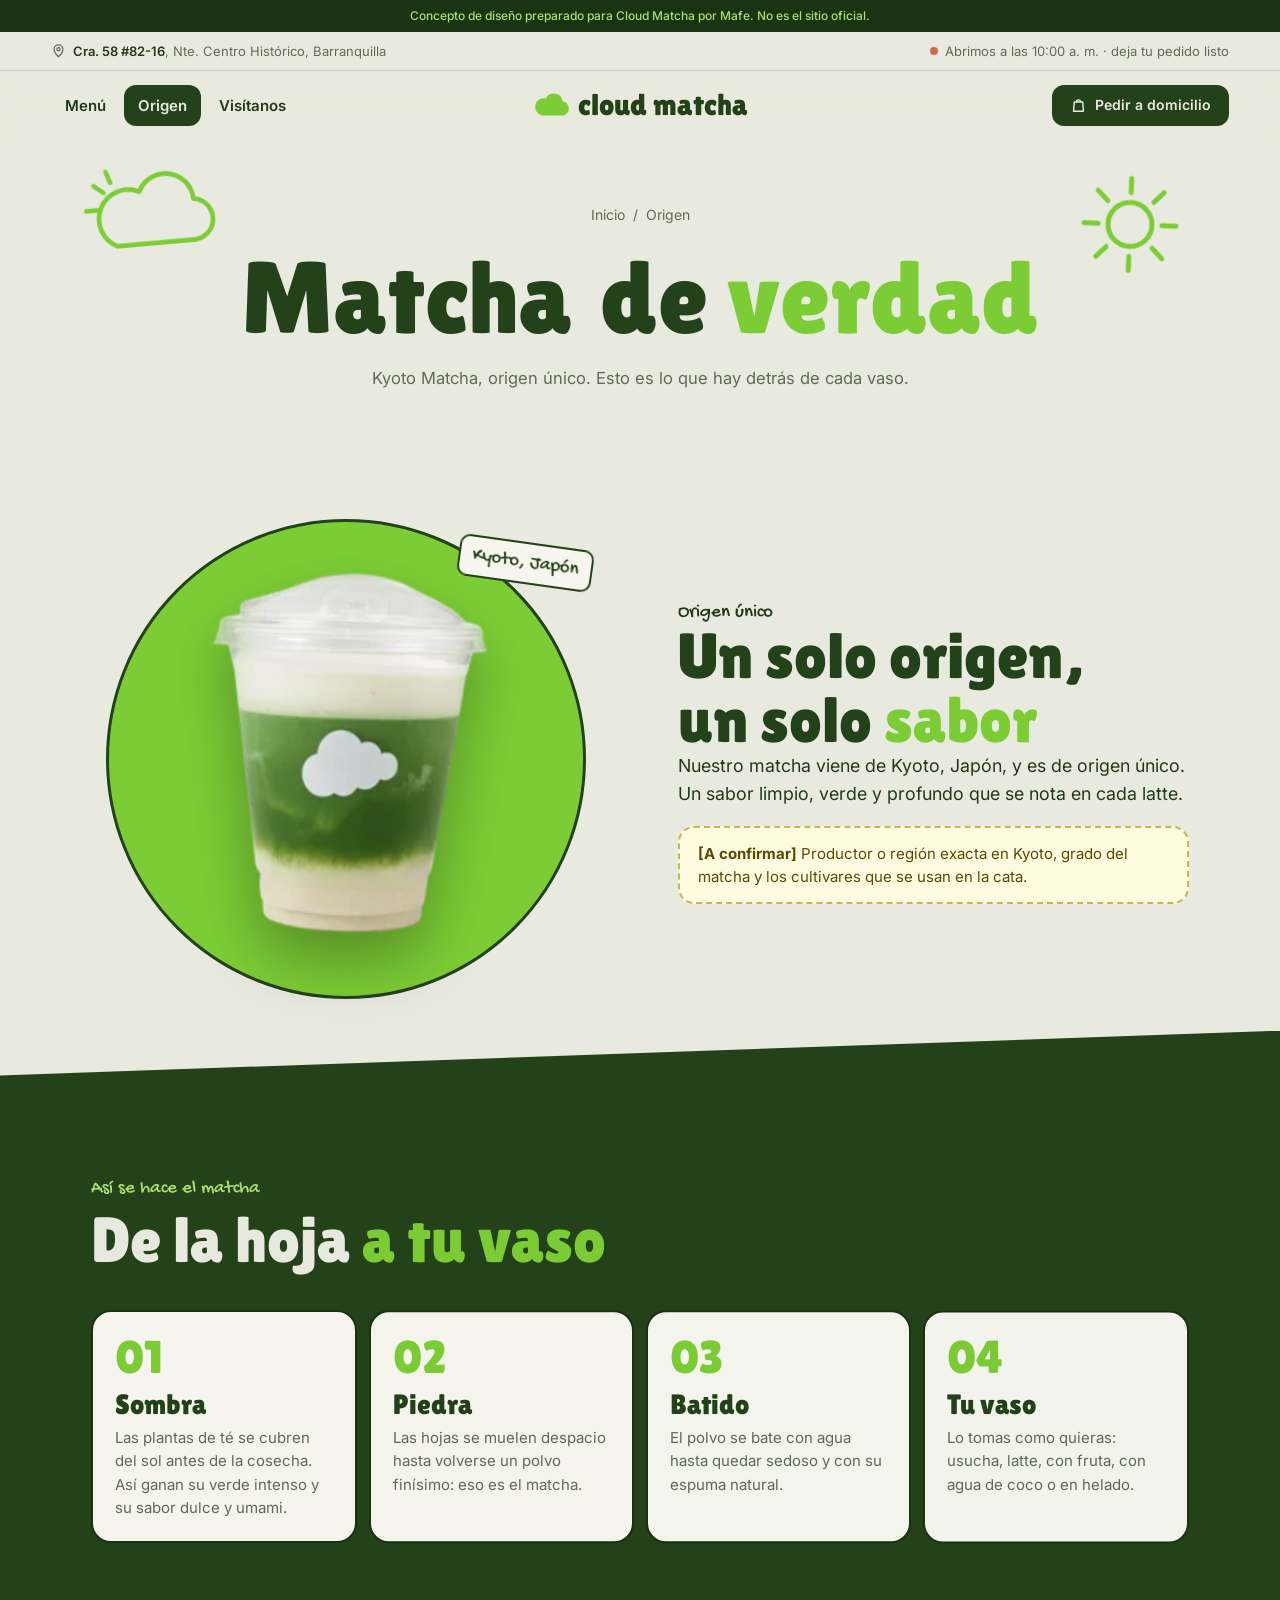
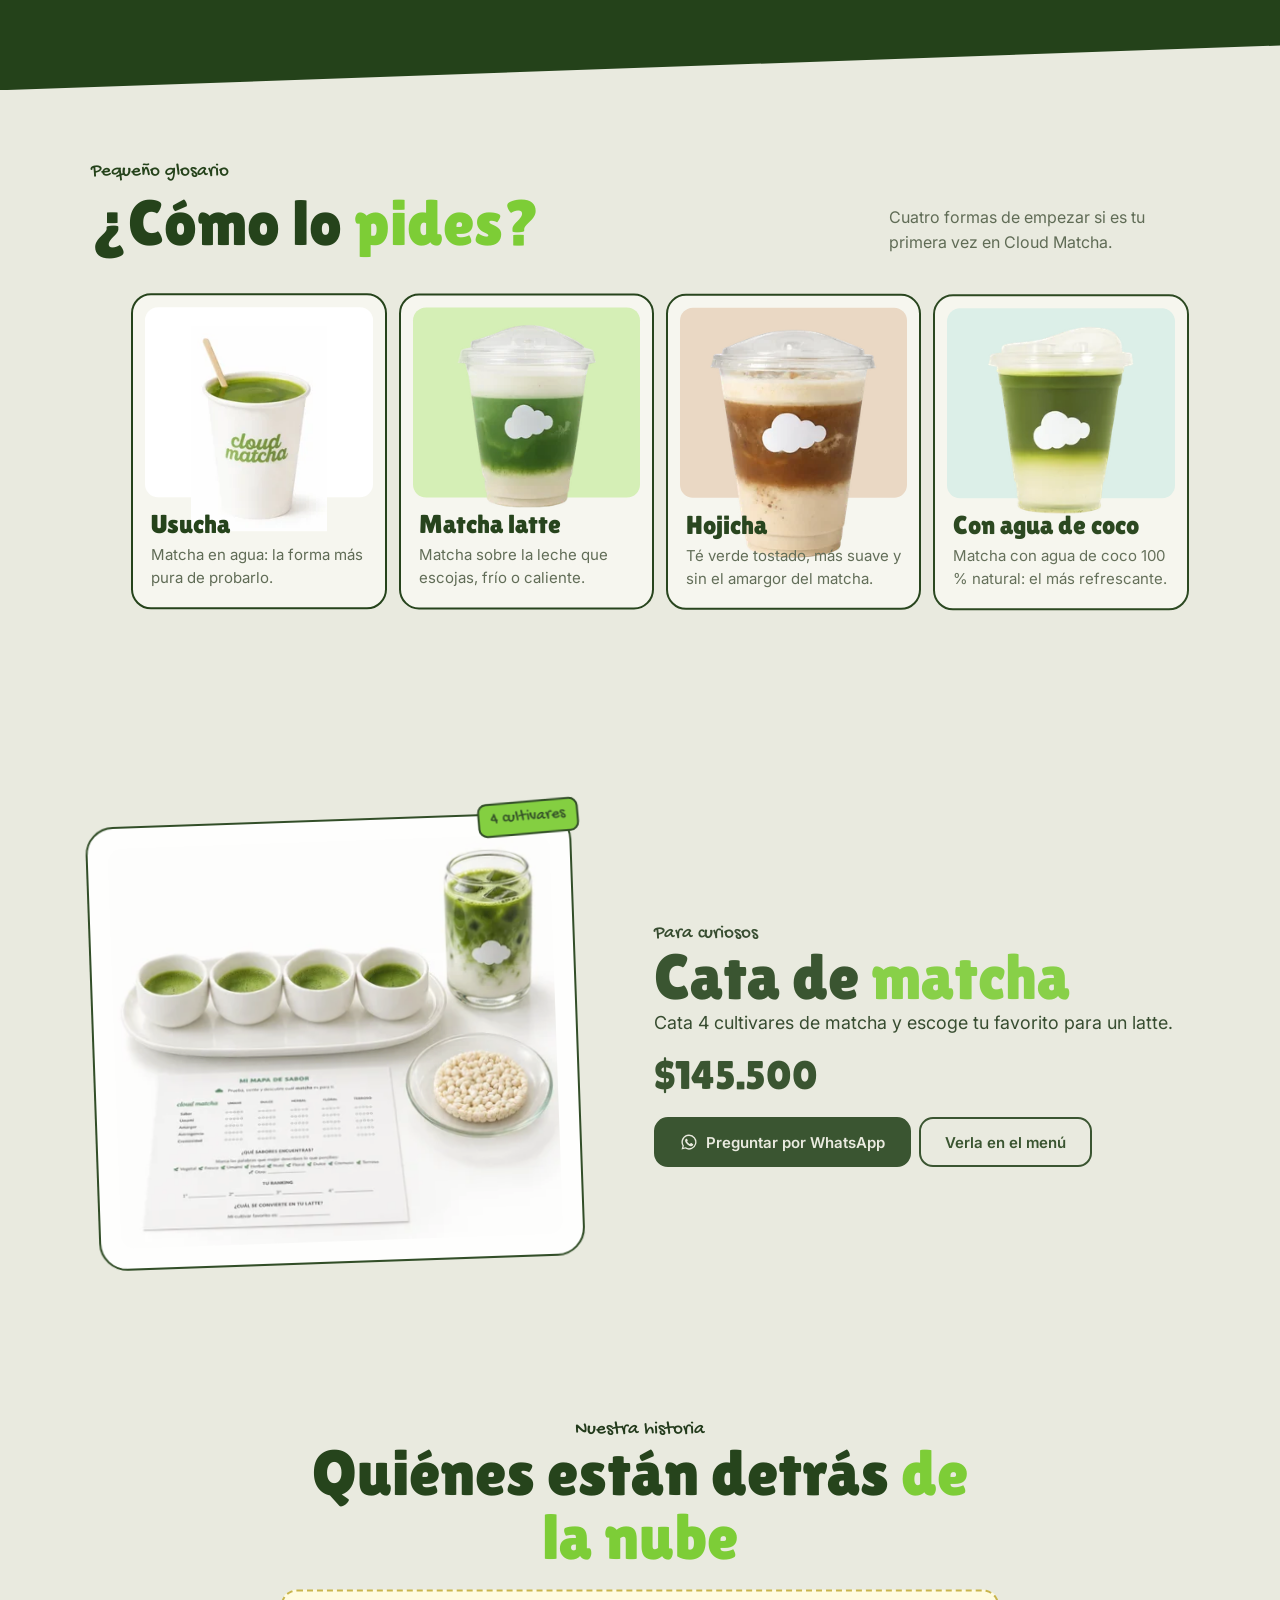
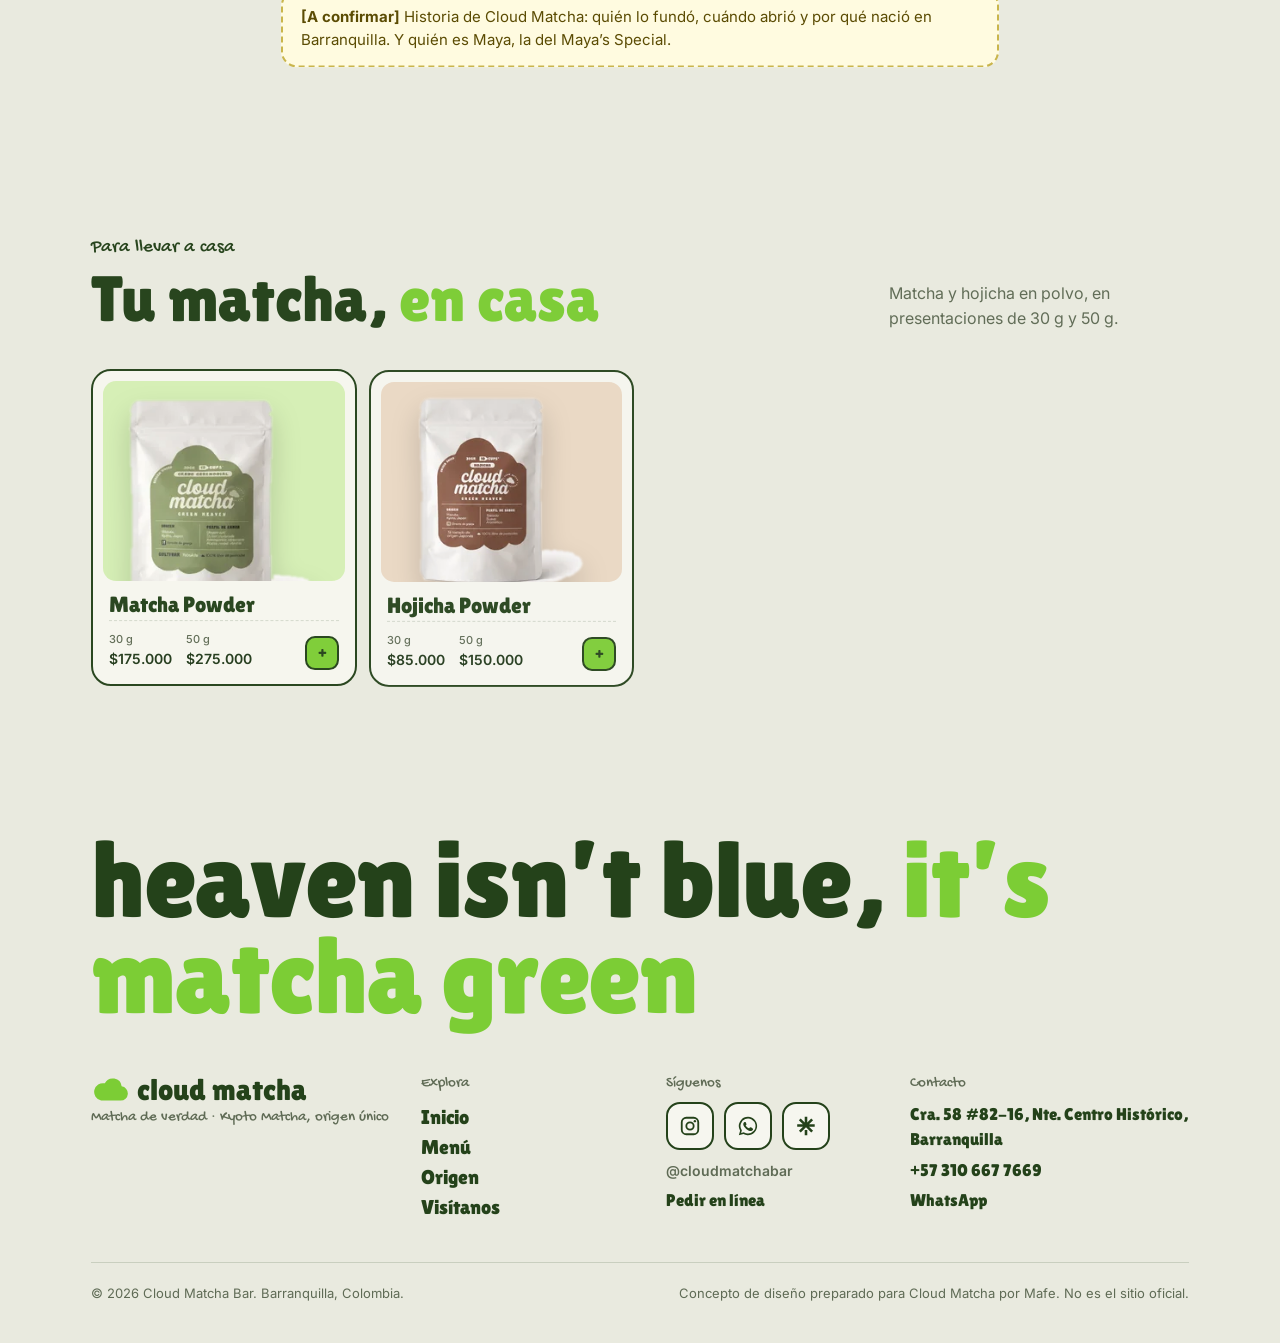
<file: demos/matcha/origen.html>
<!doctype html>
<html lang="es-CO">
<head>
<meta charset="utf-8">
<meta name="viewport" content="width=device-width, initial-scale=1, viewport-fit=cover">
<title>Origen | Matcha de Kyoto de origen único · Cloud Matcha Bar</title>
<meta name="description" content="El matcha de Cloud Matcha viene de Kyoto, Japón, y es de origen único. Cómo se hace, cómo pedirlo y la cata de 4 cultivares en Barranquilla.">
<!-- DEMO: quitar esta línea al publicar el sitio real -->
<meta name="robots" content="noindex, nofollow">
<link rel="canonical" href="https://DOMINIO-A-CONFIRMAR.co/origen.html">
<link rel="alternate" hreflang="es-CO" href="https://DOMINIO-A-CONFIRMAR.co/origen.html">
<meta name="theme-color" content="#24421a">
<meta property="og:type" content="website">
<meta property="og:locale" content="es_CO">
<meta property="og:site_name" content="Cloud Matcha Bar">
<meta property="og:title" content="Origen | Matcha de Kyoto de origen único · Cloud Matcha Bar">
<meta property="og:description" content="El matcha de Cloud Matcha viene de Kyoto, Japón, y es de origen único. Cómo se hace, cómo pedirlo y la cata de 4 cultivares en Barranquilla.">
<meta property="og:url" content="https://DOMINIO-A-CONFIRMAR.co/origen.html">
<meta property="og:image" content="https://DOMINIO-A-CONFIRMAR.co/assets/img/og-cloud-matcha.jpg">
<meta property="og:image:width" content="1200"><meta property="og:image:height" content="630">
<meta name="twitter:card" content="summary_large_image">
<link rel="icon" href="assets/img/icon.svg" type="image/svg+xml">
<link rel="preconnect" href="https://fonts.googleapis.com">
<link rel="preconnect" href="https://fonts.gstatic.com" crossorigin>
<link rel="stylesheet" href="https://fonts.googleapis.com/css2?family=Gochi+Hand&family=Inter:wght@400;500;600;700&family=Lilita+One&display=swap">
<link rel="stylesheet" href="assets/css/v2.css">
<script>document.documentElement.classList.add("js")</script>
<script type="application/ld+json">{"@context": "https://schema.org", "@type": "AboutPage", "name": "Origen de Cloud Matcha", "url": "https://DOMINIO-A-CONFIRMAR.co/origen.html", "about": {"@id": "https://DOMINIO-A-CONFIRMAR.co/#negocio"}}</script>
<script type="application/ld+json">{"@context": "https://schema.org", "@type": "BreadcrumbList", "itemListElement": [{"@type": "ListItem", "position": 1, "name": "Inicio", "item": "https://DOMINIO-A-CONFIRMAR.co/"}, {"@type": "ListItem", "position": 2, "name": "Origen", "item": "https://DOMINIO-A-CONFIRMAR.co/origen.html"}]}</script>
</head><body class="p-origen">
<a class="skip" href="#contenido">Saltar al contenido</a>
<div class="demo-banner" role="note">Concepto de diseño preparado para Cloud Matcha por Mafe. No es el sitio oficial.</div>
<div class="infobar">
  <a href="https://www.google.com/maps/place/Cloud+Matcha+Bar/data=!4m2!3m1!1s0x0:0xada47fd4c53cc216" target="_blank" rel="noopener"><svg viewBox="0 0 24 24" fill="none" stroke="currentColor" stroke-width="2" aria-hidden="true"><path d="M12 22s7-6.1 7-12a7 7 0 1 0-14 0c0 5.9 7 12 7 12Z"/><circle cx="12" cy="10" r="2.6"/></svg><span><b>Cra. 58 #82-16</b>, Nte. Centro Histórico, Barranquilla</span></a>
  <span class="open" data-open><i></i><span>Lun–vie 9 a. m.–7 p. m. · Sáb–dom 10 a. m.–7 p. m.</span></span>
</div>
<header class="site-header">
  <nav class="nav" aria-label="Principal"><a href="menu.html">Menú</a><a href="origen.html" aria-current=page>Origen</a><a href="visitanos.html">Visítanos</a></nav>
  <a class="logo" href="index.html" aria-label="Cloud Matcha, inicio"><svg viewBox="0 0 64 40" aria-hidden="true"><path d="M17 38h33a12 12 0 0 0 1.6-23.9A15 15 0 0 0 23.3 9 11 11 0 0 0 17 38Z"/></svg>cloud matcha</a>
  <a class="btn btn--sm btn--dark header-cta" data-order href="https://wa.me/573106677669?text=Hola%20Cloud%20Matcha%20%F0%9F%92%9A%20Quiero%20hacer%20un%20pedido%20a%20domicilio." target="_blank" rel="noopener"><svg viewBox="0 0 24 24" fill="none" stroke="currentColor" stroke-width="2" stroke-linejoin="round" aria-hidden="true"><path d="M6 7h12l1 13H5L6 7Z"/><path d="M9 7a3 3 0 0 1 6 0"/></svg>Pedir a domicilio</a>
  <button class="burger" type="button" aria-expanded="false" aria-controls="mnav" aria-label="Abrir menú"><span></span><span></span></button>
</header>
<nav class="mnav" id="mnav" aria-label="Menú móvil"><a href="index.html">Inicio</a><a href="menu.html">Menú</a><a href="origen.html" aria-current=page>Origen</a><a href="visitanos.html">Visítanos</a>
  <p>Cra. 58 #82-16, Barranquilla<br>+57 310 667 7669</p>
</nav>
<main id="contenido">
<section class="page-hero" aria-labelledby="or-t">
  <svg class="doodle d-cloud" viewBox="0 0 160 100" aria-hidden="true"><path d="M40 86h82a22 22 0 0 0 3-43.8A30 30 0 0 0 68 30 22 22 0 0 0 40 86Z"/><path d="M20 20l10 8M10 46h12M34 6l4 12"/></svg><svg class="doodle d-sun" viewBox="0 0 120 120" aria-hidden="true"><circle cx="60" cy="60" r="22"/><path d="M60 14v14M60 92v14M14 60h14M92 60h14M27 27l10 10M83 83l10 10M93 27 83 37M37 83 27 93"/></svg>
  <nav class="crumbs" aria-label="Ruta"><a href="index.html">Inicio</a><span aria-hidden="true">/</span><span aria-current="page">Origen</span></nav>
  <h1 id="or-t"><span class="ln"><span data-hero>Matcha</span></span> <span class="ln"><span data-hero>de <em>verdad</em></span></span></h1>
  <p data-hero>Kyoto Matcha, origen único. Esto es lo que hay detrás de cada vaso.</p>
</section>
<section class="sec sec--tight"><div class="wrap split">
  <div class="orb rv" data-orb><img src="assets/img/cloud-matcha-latte.webp" alt="Cloud Matcha Latte" width="166" height="218" class="" fetchpriority="high"><span class="hand">Kyoto, Japón</span></div>
  <div class="rv"><span class="hand">Origen único</span><h2 class="h2">Un solo origen,<br>un solo <em>sabor</em></h2>
    <p class="lead">Nuestro matcha viene de Kyoto, Japón, y es de origen único. Un sabor limpio, verde y profundo que se nota en cada latte.</p>
    <p class="tbc-box"><b>[A confirmar]</b> Productor o región exacta en Kyoto, grado del matcha y los cultivares que se usan en la cata.</p></div>
</div></section>
<section class="dark slant" aria-labelledby="steps-t"><div class="wrap">
  <div class="head rv "><div><span class="hand">Así se hace el matcha</span><h2 class="h2" id="steps-t">De la hoja <em>a tu vaso</em></h2></div></div>
  <ol class="steps"><li class="step rv"><span class="n">01</span><h3>Sombra</h3><p>Las plantas de té se cubren del sol antes de la cosecha. Así ganan su verde intenso y su sabor dulce y umami.</p></li><li class="step rv"><span class="n">02</span><h3>Piedra</h3><p>Las hojas se muelen despacio hasta volverse un polvo finísimo: eso es el matcha.</p></li><li class="step rv"><span class="n">03</span><h3>Batido</h3><p>El polvo se bate con agua hasta quedar sedoso y con su espuma natural.</p></li><li class="step rv"><span class="n">04</span><h3>Tu vaso</h3><p>Lo tomas como quieras: usucha, latte, con fruta, con agua de coco o en helado.</p></li></ol>
</div></section>
<section class="sec" aria-labelledby="gl-t"><div class="wrap">
  <div class="head rv "><div><span class="hand">Pequeño glosario</span><h2 class="h2" id="gl-t">¿Cómo lo <em>pides?</em></h2></div><p>Cuatro formas de empezar si es tu primera vez en Cloud Matcha.</p></div>
  <ul class="gls"><li class="gl rv"><figure style="--c:#fff"><img src="assets/img/usucha.webp" alt="Usucha" width="161" height="244" class="" loading="lazy" decoding="async"></figure><h3>Usucha</h3><p>Matcha en agua: la forma más pura de probarlo.</p></li><li class="gl rv"><figure style="--c:var(--lime-3)"><img src="assets/img/cloud-matcha-latte.webp" alt="Matcha latte" width="166" height="218" class="" loading="lazy" decoding="async"></figure><h3>Matcha latte</h3><p>Matcha sobre la leche que escojas, frío o caliente.</p></li><li class="gl rv"><figure style="--c:var(--latte)"><img src="assets/img/hojicha-latte.webp" alt="Hojicha" width="199" height="272" class="" loading="lazy" decoding="async"></figure><h3>Hojicha</h3><p>Té verde tostado, más suave y sin el amargor del matcha.</p></li><li class="gl rv"><figure style="--c:var(--mint)"><img src="assets/img/coconut-water-matcha.webp" alt="Con agua de coco" width="173" height="223" class="" loading="lazy" decoding="async"></figure><h3>Con agua de coco</h3><p>Matcha con agua de coco 100 % natural: el más refrescante.</p></li></ul>
</div></section>
<section class="sec sec--tight" aria-labelledby="cata-t"><div class="wrap cata">
  <div class="cata__img rv"><img src="assets/img/cata-de-matcha.webp" alt="Cata de matcha de Cloud Matcha" width="449" height="406" class="" loading="lazy" decoding="async"><span class="badge">4 cultivares</span></div>
  <div class="rv"><span class="hand">Para curiosos</span><h2 class="h2" id="cata-t">Cata de <em>matcha</em></h2>
    <p class="lead">Cata 4 cultivares de matcha y escoge tu favorito para un latte.</p>
    <p class="cata__p">$145.500</p>
    <div class="row"><a class="btn btn--dark" href="https://wa.me/573106677669" target="_blank" rel="noopener"><svg viewBox="0 0 24 24" fill="currentColor" aria-hidden="true"><path d="M12 2a10 10 0 0 0-8.6 15.1L2 22l5-1.3A10 10 0 1 0 12 2Zm0 18.2a8.2 8.2 0 0 1-4.2-1.2l-.3-.2-3 .8.8-2.9-.2-.3A8.2 8.2 0 1 1 12 20.2Zm4.5-6.1c-.2-.1-1.5-.7-1.7-.8s-.4-.1-.6.1-.7.8-.8 1-.3.2-.5.1a6.7 6.7 0 0 1-3.3-2.9c-.3-.4.3-.4.7-1.3a.5.5 0 0 0 0-.5l-.8-1.8c-.2-.5-.4-.4-.6-.4h-.5a1 1 0 0 0-.7.3 3 3 0 0 0-.9 2.2 5.2 5.2 0 0 0 1.1 2.7 11.8 11.8 0 0 0 4.5 4c1.7.7 2.3.8 3.2.6a2.7 2.7 0 0 0 1.8-1.2 2.2 2.2 0 0 0 .1-1.3c0-.1-.2-.2-.5-.3Z"/></svg>Preguntar por WhatsApp</a><a class="btn btn--o" href="menu.html#cata-de-matcha">Verla en el menú</a></div></div>
</div></section>
<section class="sec sec--tight" aria-labelledby="story-t"><div class="wrap story rv">
  <span class="hand">Nuestra historia</span><h2 class="h2" id="story-t">Quiénes están detrás <em>de la nube</em></h2>
  <p class="tbc-box"><b>[A confirmar]</b> Historia de Cloud Matcha: quién lo fundó, cuándo abrió y por qué nació en Barranquilla. Y quién es Maya, la del Maya’s Special.</p>
</div></section>
<section class="sec sec--tight" aria-labelledby="casa-t"><div class="wrap">
  <div class="head rv "><div><span class="hand">Para llevar a casa</span><h2 class="h2" id="casa-t">Tu matcha, <em>en casa</em></h2></div><p>Matcha y hojicha en polvo, en presentaciones de 30 g y 50 g.</p></div>
  <div class="grid grid--2"><a class="item rv" href="menu.html#matcha-powder" style="--c:var(--lime-3)"><div class="item__img"><img src="assets/img/matcha-powder.webp" alt="Matcha Powder" width="222" height="252" class="" loading="lazy" decoding="async"></div><div class="item__body"><h3>Matcha Powder</h3><div class="pr"><span class="pp"><span><small>30 g</small>$175.000</span><span><small>50 g</small>$275.000</span></span><span class="plus" aria-hidden="true">+</span></div></div></a><a class="item rv" href="menu.html#hojicha-powder" style="--c:var(--latte)"><div class="item__img"><img src="assets/img/hojicha-powder.webp" alt="Hojicha Powder" width="193" height="220" class="" loading="lazy" decoding="async"></div><div class="item__body"><h3>Hojicha Powder</h3><div class="pr"><span class="pp"><span><small>30 g</small>$85.000</span><span><small>50 g</small>$150.000</span></span><span class="plus" aria-hidden="true">+</span></div></div></a></div>
</div></section></main>
<footer class="site-footer"><div class="wrap">
  <div class="f-big" aria-hidden="true">heaven isn’t blue, <em>it’s matcha green</em></div>
  <div class="f">
    <div><a class="logo" href="index.html" aria-label="Cloud Matcha, inicio"><svg viewBox="0 0 64 40" aria-hidden="true"><path d="M17 38h33a12 12 0 0 0 1.6-23.9A15 15 0 0 0 23.3 9 11 11 0 0 0 17 38Z"/></svg>cloud matcha</a>
      <p class="hand f-claim">Matcha de verdad · Kyoto Matcha, origen único</p></div>
    <div><span class="hand">Explora</span><ul><li><a href="index.html">Inicio</a></li><li><a href="menu.html">Menú</a></li><li><a href="origen.html">Origen</a></li><li><a href="visitanos.html">Visítanos</a></li></ul></div>
    <div><span class="hand">Síguenos</span><div class="social"><a href="https://www.instagram.com/cloudmatchabar/" target="_blank" rel="noopener" aria-label="Instagram de Cloud Matcha"><svg viewBox="0 0 24 24" fill="none" stroke="currentColor" stroke-width="2" aria-hidden="true"><rect x="3" y="3" width="18" height="18" rx="5"/><circle cx="12" cy="12" r="4"/><circle cx="17.3" cy="6.7" r="1.3" fill="currentColor" stroke="none"/></svg></a><a href="https://wa.me/573106677669" target="_blank" rel="noopener" aria-label="WhatsApp de Cloud Matcha"><svg viewBox="0 0 24 24" fill="currentColor" aria-hidden="true"><path d="M12 2a10 10 0 0 0-8.6 15.1L2 22l5-1.3A10 10 0 1 0 12 2Zm0 18.2a8.2 8.2 0 0 1-4.2-1.2l-.3-.2-3 .8.8-2.9-.2-.3A8.2 8.2 0 1 1 12 20.2Zm4.5-6.1c-.2-.1-1.5-.7-1.7-.8s-.4-.1-.6.1-.7.8-.8 1-.3.2-.5.1a6.7 6.7 0 0 1-3.3-2.9c-.3-.4.3-.4.7-1.3a.5.5 0 0 0 0-.5l-.8-1.8c-.2-.5-.4-.4-.6-.4h-.5a1 1 0 0 0-.7.3 3 3 0 0 0-.9 2.2 5.2 5.2 0 0 0 1.1 2.7 11.8 11.8 0 0 0 4.5 4c1.7.7 2.3.8 3.2.6a2.7 2.7 0 0 0 1.8-1.2 2.2 2.2 0 0 0 .1-1.3c0-.1-.2-.2-.5-.3Z"/></svg></a><a href="https://linktr.ee/cloudmatcha" target="_blank" rel="noopener" aria-label="Linktree de Cloud Matcha"><svg viewBox="0 0 24 24" fill="currentColor" aria-hidden="true"><path d="M10.6 2h2.8v6.1l4.3-4.3 2 2-4.4 4.3h6.2v2.8h-6.2l4.4 4.3-2 2-5.7-5.8-5.7 5.8-2-2 4.4-4.3H2.4V10.1h6.2L4.2 5.8l2-2 4.4 4.3V2Zm0 14.4h2.8V22h-2.8v-5.6Z"/></svg></a></div><p class="social-h">@cloudmatchabar</p><ul class="f-contact"><li><a href="menu.html#carta">Pedir en línea</a></li></ul></div>
    <div><span class="hand">Contacto</span><ul class="f-contact"><li><a href="https://www.google.com/maps/place/Cloud+Matcha+Bar/data=!4m2!3m1!1s0x0:0xada47fd4c53cc216" target="_blank" rel="noopener">Cra. 58 #82-16, Nte. Centro Histórico, Barranquilla</a></li><li><a href="tel:+573106677669">+57 310 667 7669</a></li><li><a href="https://wa.me/573106677669" target="_blank" rel="noopener">WhatsApp</a></li></ul></div>
  </div>
  <div class="f-base"><p>© 2026 Cloud Matcha Bar. Barranquilla, Colombia.</p><p>Concepto de diseño preparado para Cloud Matcha por Mafe. No es el sitio oficial.</p></div>
</div></footer>
<nav class="mbar" aria-label="Acciones rápidas">
  <a href="https://wa.me/573106677669" target="_blank" rel="noopener"><svg viewBox="0 0 24 24" fill="currentColor" aria-hidden="true"><path d="M12 2a10 10 0 0 0-8.6 15.1L2 22l5-1.3A10 10 0 1 0 12 2Zm0 18.2a8.2 8.2 0 0 1-4.2-1.2l-.3-.2-3 .8.8-2.9-.2-.3A8.2 8.2 0 1 1 12 20.2Zm4.5-6.1c-.2-.1-1.5-.7-1.7-.8s-.4-.1-.6.1-.7.8-.8 1-.3.2-.5.1a6.7 6.7 0 0 1-3.3-2.9c-.3-.4.3-.4.7-1.3a.5.5 0 0 0 0-.5l-.8-1.8c-.2-.5-.4-.4-.6-.4h-.5a1 1 0 0 0-.7.3 3 3 0 0 0-.9 2.2 5.2 5.2 0 0 0 1.1 2.7 11.8 11.8 0 0 0 4.5 4c1.7.7 2.3.8 3.2.6a2.7 2.7 0 0 0 1.8-1.2 2.2 2.2 0 0 0 .1-1.3c0-.1-.2-.2-.5-.3Z"/></svg><span>WhatsApp</span></a>
  <a class="main" data-order href="https://wa.me/573106677669?text=Hola%20Cloud%20Matcha%20%F0%9F%92%9A%20Quiero%20hacer%20un%20pedido%20a%20domicilio." target="_blank" rel="noopener"><svg viewBox="0 0 24 24" fill="none" stroke="currentColor" stroke-width="2" stroke-linejoin="round" aria-hidden="true"><path d="M6 7h12l1 13H5L6 7Z"/><path d="M9 7a3 3 0 0 1 6 0"/></svg>Pedir domicilio</a>
  <a href="https://www.google.com/maps/place/Cloud+Matcha+Bar/data=!4m2!3m1!1s0x0:0xada47fd4c53cc216" target="_blank" rel="noopener"><svg viewBox="0 0 24 24" fill="none" stroke="currentColor" stroke-width="2" aria-hidden="true"><path d="M12 22s7-6.1 7-12a7 7 0 1 0-14 0c0 5.9 7 12 7 12Z"/><circle cx="12" cy="10" r="2.6"/></svg><span>Cómo llegar</span></a>
</nav>

<script src="assets/vendor/gsap.min.js" defer></script>
<script src="assets/vendor/ScrollTrigger.min.js" defer></script>
<script src="assets/vendor/lenis.min.js" defer></script>
<script src="assets/js/v2.js" defer></script>
</body>
</html>
</file>
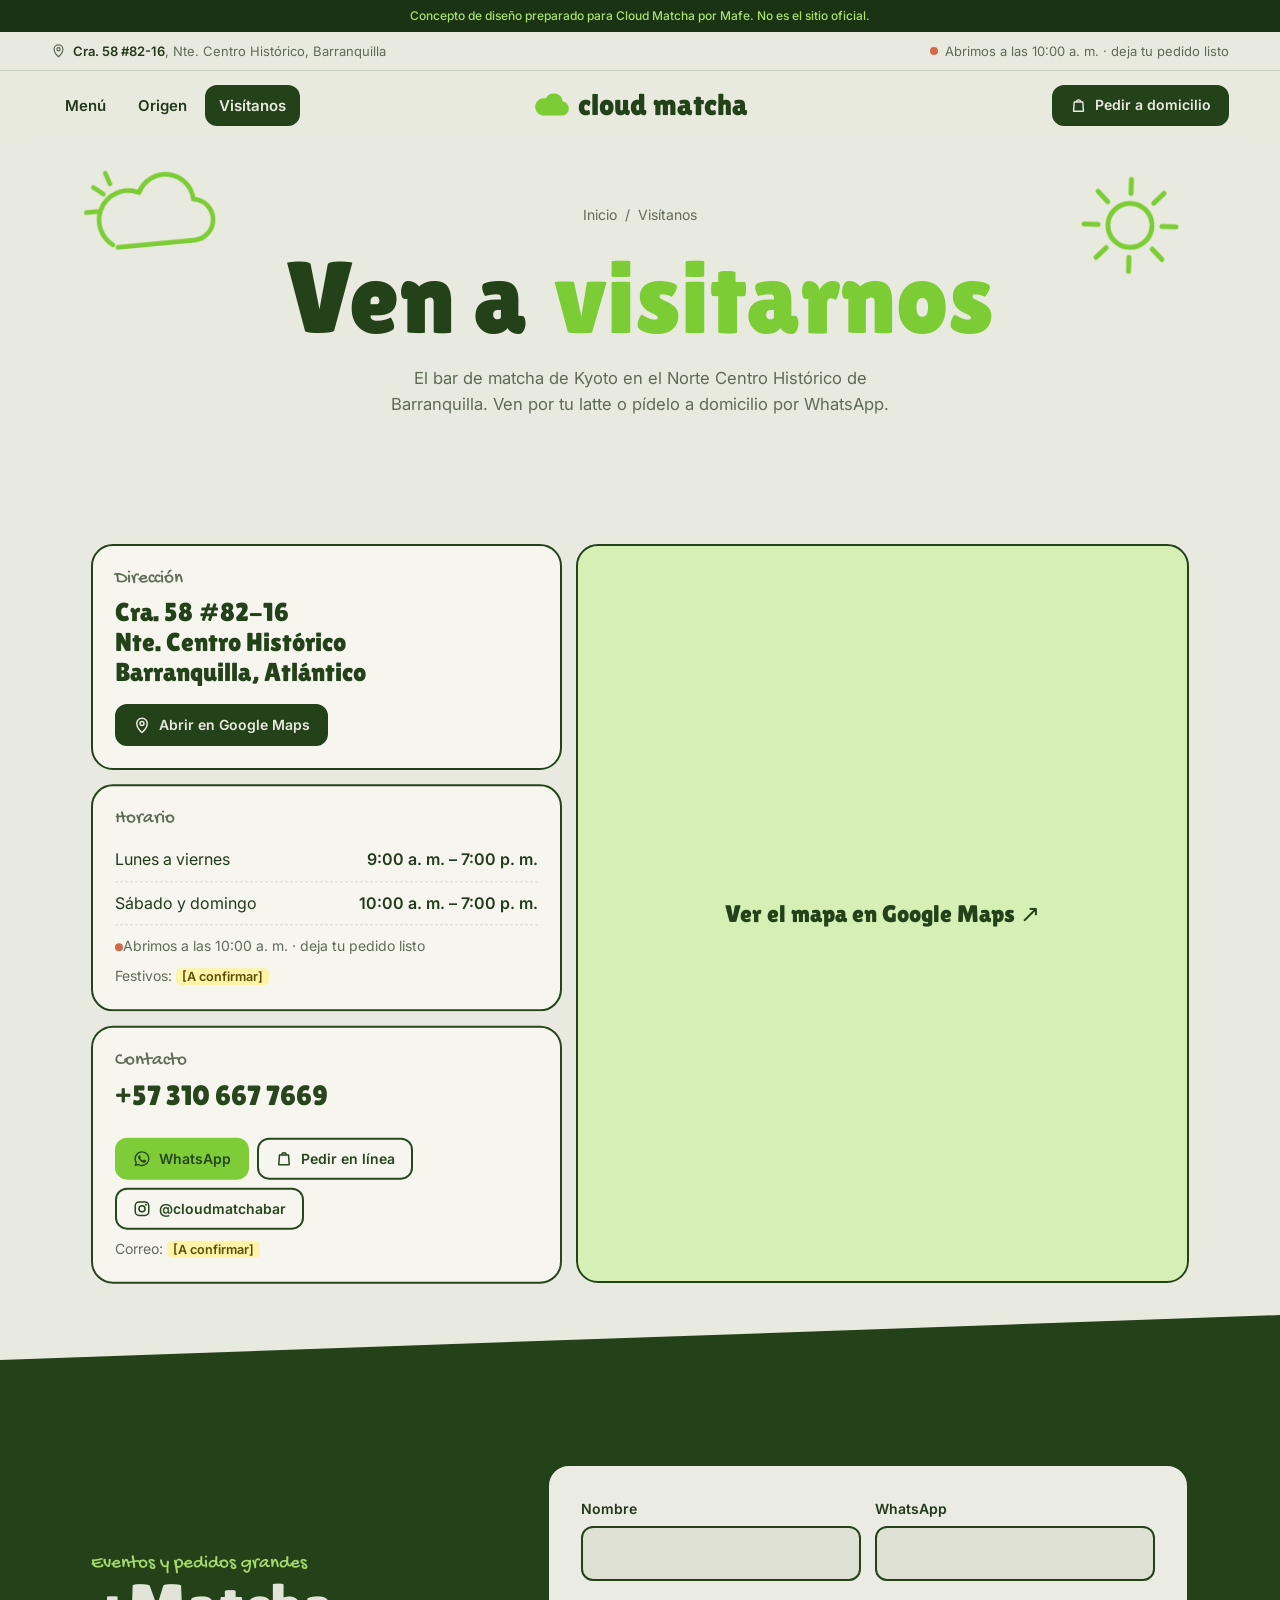
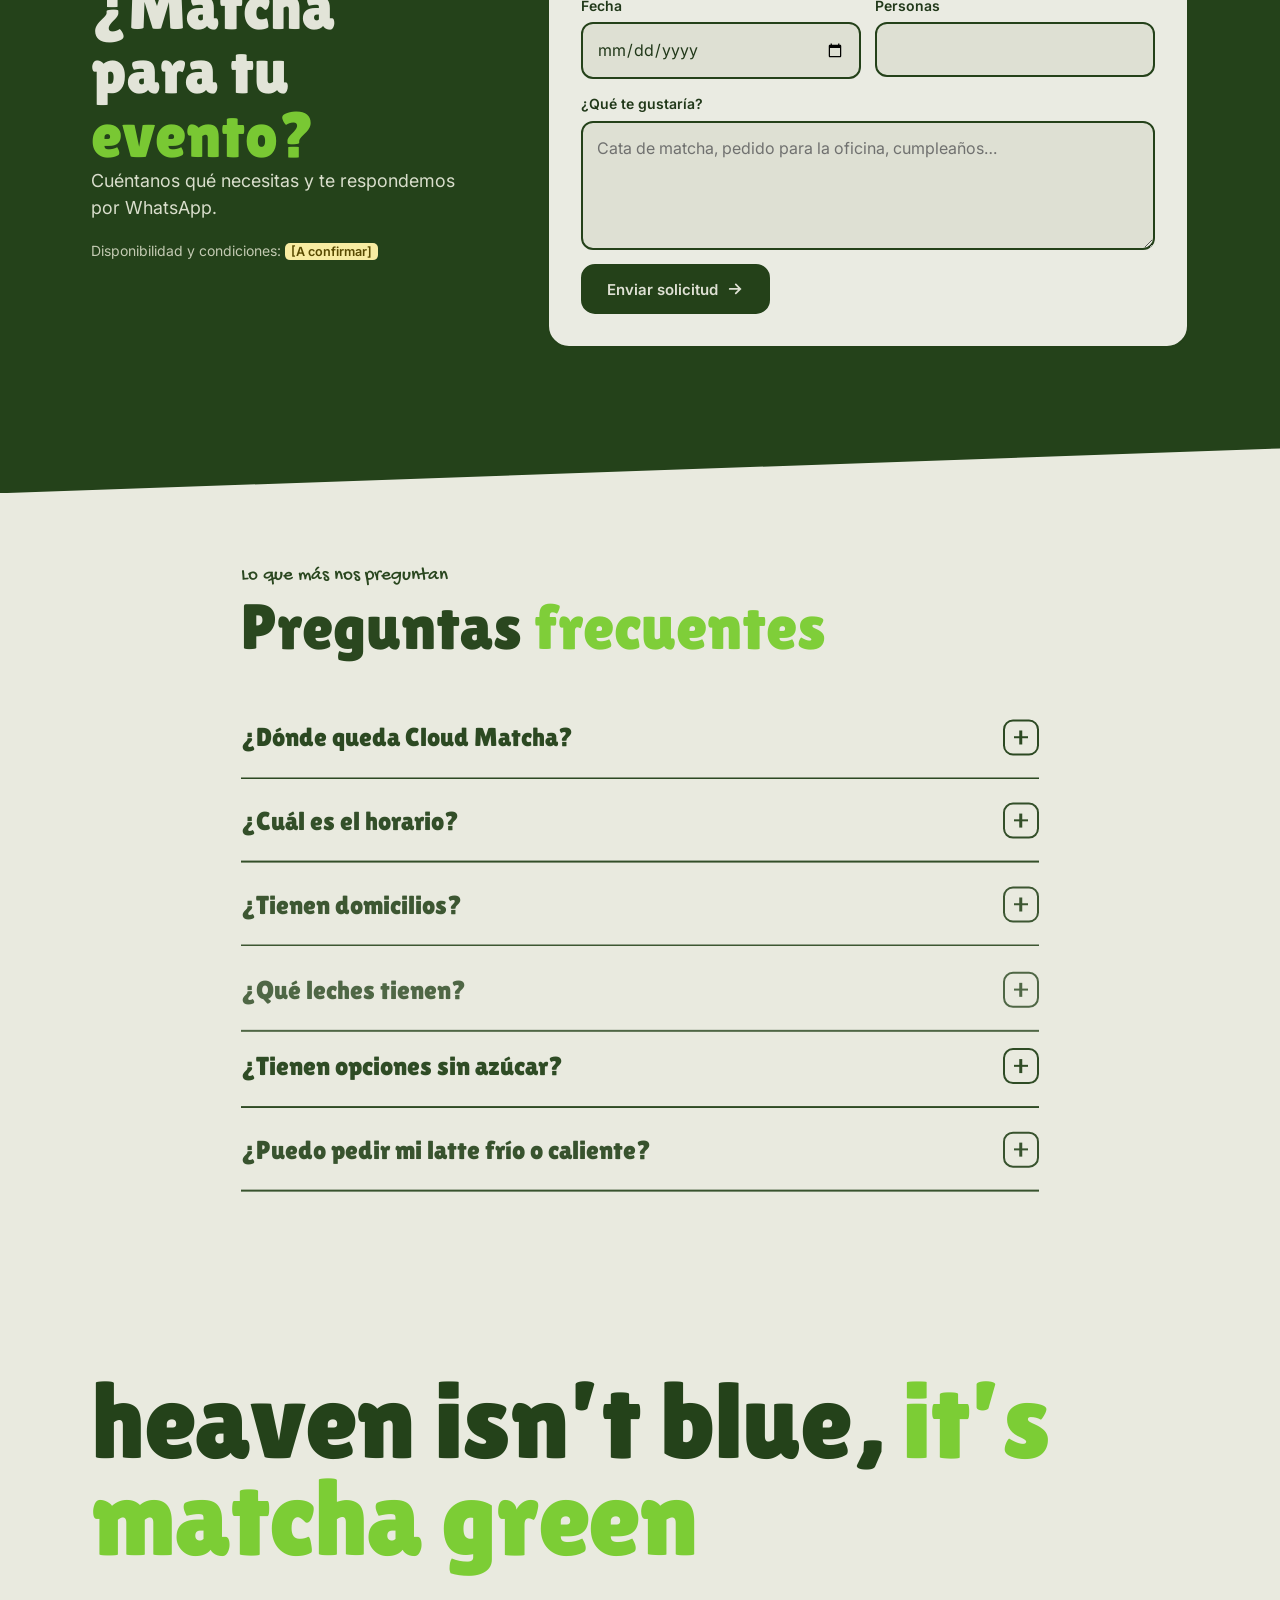
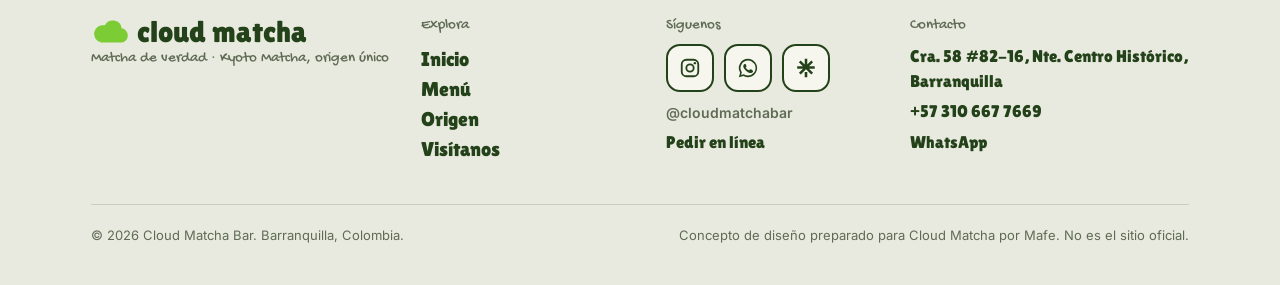
<file: demos/matcha/visitanos.html>
<!doctype html>
<html lang="es-CO">
<head>
<meta charset="utf-8">
<meta name="viewport" content="width=device-width, initial-scale=1, viewport-fit=cover">
<title>Visítanos | Cloud Matcha Bar, Cra. 58 #82-16, Barranquilla</title>
<meta name="description" content="Dirección, horario, domicilios y WhatsApp de Cloud Matcha Bar en Barranquilla. Abierto todos los días. Pide tu matcha a domicilio.">
<!-- DEMO: quitar esta línea al publicar el sitio real -->
<meta name="robots" content="noindex, nofollow">
<link rel="canonical" href="https://DOMINIO-A-CONFIRMAR.co/visitanos.html">
<link rel="alternate" hreflang="es-CO" href="https://DOMINIO-A-CONFIRMAR.co/visitanos.html">
<meta name="theme-color" content="#24421a">
<meta property="og:type" content="website">
<meta property="og:locale" content="es_CO">
<meta property="og:site_name" content="Cloud Matcha Bar">
<meta property="og:title" content="Visítanos | Cloud Matcha Bar, Cra. 58 #82-16, Barranquilla">
<meta property="og:description" content="Dirección, horario, domicilios y WhatsApp de Cloud Matcha Bar en Barranquilla. Abierto todos los días. Pide tu matcha a domicilio.">
<meta property="og:url" content="https://DOMINIO-A-CONFIRMAR.co/visitanos.html">
<meta property="og:image" content="https://DOMINIO-A-CONFIRMAR.co/assets/img/og-cloud-matcha.jpg">
<meta property="og:image:width" content="1200"><meta property="og:image:height" content="630">
<meta name="twitter:card" content="summary_large_image">
<link rel="icon" href="assets/img/icon.svg" type="image/svg+xml">
<link rel="preconnect" href="https://fonts.googleapis.com">
<link rel="preconnect" href="https://fonts.gstatic.com" crossorigin>
<link rel="stylesheet" href="https://fonts.googleapis.com/css2?family=Gochi+Hand&family=Inter:wght@400;500;600;700&family=Lilita+One&display=swap">
<link rel="stylesheet" href="assets/css/v2.css">
<script>document.documentElement.classList.add("js")</script>
<script type="application/ld+json">{"@context": "https://schema.org", "@type": "CafeOrCoffeeShop", "@id": "https://DOMINIO-A-CONFIRMAR.co/#negocio", "name": "Cloud Matcha Bar", "alternateName": "Cloud Matcha", "slogan": "Matcha de verdad. Kyoto Matcha, origen único.", "description": "Bar de té matcha japonés en Barranquilla: matcha de Kyoto de origen único, lattes, frutales sin azúcar, helado softserve y snacks de matcha.", "url": "https://DOMINIO-A-CONFIRMAR.co/", "telephone": "+57 310 667 7669", "image": "https://DOMINIO-A-CONFIRMAR.co/assets/img/og-cloud-matcha.jpg", "logo": "https://DOMINIO-A-CONFIRMAR.co/assets/img/icon.svg", "address": {"@type": "PostalAddress", "streetAddress": "Cra. 58 #82-16, Nte. Centro Histórico", "addressLocality": "Barranquilla", "addressRegion": "Atlántico", "addressCountry": "CO"}, "hasMap": "https://www.google.com/maps/place/Cloud+Matcha+Bar/data=!4m2!3m1!1s0x0:0xada47fd4c53cc216", "servesCuisine": ["Té matcha", "Café", "Postres", "Helado"], "currenciesAccepted": "COP", "menu": "https://DOMINIO-A-CONFIRMAR.co/menu.html", "hasMenu": {"@id": "https://DOMINIO-A-CONFIRMAR.co/menu.html#menu"}, "openingHoursSpecification": [{"@type": "OpeningHoursSpecification", "dayOfWeek": ["Monday", "Tuesday", "Wednesday", "Thursday", "Friday"], "opens": "09:00", "closes": "19:00"}, {"@type": "OpeningHoursSpecification", "dayOfWeek": ["Saturday", "Sunday"], "opens": "10:00", "closes": "19:00"}], "potentialAction": {"@type": "OrderAction", "target": "https://DOMINIO-A-CONFIRMAR.co/menu.html#carta"}, "sameAs": ["https://www.instagram.com/cloudmatchabar/", "https://linktr.ee/cloudmatcha"]}</script>
<script type="application/ld+json">{"@context": "https://schema.org", "@type": "FAQPage", "mainEntity": [{"@type": "Question", "name": "¿Dónde queda Cloud Matcha?", "acceptedAnswer": {"@type": "Answer", "text": "Estamos en la Cra. 58 #82-16, Nte. Centro Histórico, Barranquilla, Atlántico."}}, {"@type": "Question", "name": "¿Cuál es el horario?", "acceptedAnswer": {"@type": "Answer", "text": "Lunes a viernes de 9:00 a. m. a 7:00 p. m. Sábado y domingo de 10:00 a. m. a 7:00 p. m."}}, {"@type": "Question", "name": "¿Tienen domicilios?", "acceptedAnswer": {"@type": "Answer", "text": "Sí. Puedes pedir en línea desde nuestra tienda de domicilios o escribirnos por WhatsApp."}}, {"@type": "Question", "name": "¿Qué leches tienen?", "acceptedAnswer": {"@type": "Answer", "text": "Avena, almendras, deslactosada y entera sin costo adicional. Leche de coco por +$2.000."}}, {"@type": "Question", "name": "¿Tienen opciones sin azúcar?", "acceptedAnswer": {"@type": "Answer", "text": "Sí. Los frutales, la línea premium y el helado son sugar free; el helado está endulzado con monkfruit y alulosa. Algunas bebidas están endulzadas con agave."}}, {"@type": "Question", "name": "¿Puedo pedir mi latte frío o caliente?", "acceptedAnswer": {"@type": "Answer", "text": "Sí, los lattes se pueden pedir fríos o calientes."}}]}</script>
<script type="application/ld+json">{"@context": "https://schema.org", "@type": "BreadcrumbList", "itemListElement": [{"@type": "ListItem", "position": 1, "name": "Inicio", "item": "https://DOMINIO-A-CONFIRMAR.co/"}, {"@type": "ListItem", "position": 2, "name": "Visítanos", "item": "https://DOMINIO-A-CONFIRMAR.co/visitanos.html"}]}</script>
</head><body class="p-visitanos">
<a class="skip" href="#contenido">Saltar al contenido</a>
<div class="demo-banner" role="note">Concepto de diseño preparado para Cloud Matcha por Mafe. No es el sitio oficial.</div>
<div class="infobar">
  <a href="https://www.google.com/maps/place/Cloud+Matcha+Bar/data=!4m2!3m1!1s0x0:0xada47fd4c53cc216" target="_blank" rel="noopener"><svg viewBox="0 0 24 24" fill="none" stroke="currentColor" stroke-width="2" aria-hidden="true"><path d="M12 22s7-6.1 7-12a7 7 0 1 0-14 0c0 5.9 7 12 7 12Z"/><circle cx="12" cy="10" r="2.6"/></svg><span><b>Cra. 58 #82-16</b>, Nte. Centro Histórico, Barranquilla</span></a>
  <span class="open" data-open><i></i><span>Lun–vie 9 a. m.–7 p. m. · Sáb–dom 10 a. m.–7 p. m.</span></span>
</div>
<header class="site-header">
  <nav class="nav" aria-label="Principal"><a href="menu.html">Menú</a><a href="origen.html">Origen</a><a href="visitanos.html" aria-current=page>Visítanos</a></nav>
  <a class="logo" href="index.html" aria-label="Cloud Matcha, inicio"><svg viewBox="0 0 64 40" aria-hidden="true"><path d="M17 38h33a12 12 0 0 0 1.6-23.9A15 15 0 0 0 23.3 9 11 11 0 0 0 17 38Z"/></svg>cloud matcha</a>
  <a class="btn btn--sm btn--dark header-cta" data-order href="https://wa.me/573106677669?text=Hola%20Cloud%20Matcha%20%F0%9F%92%9A%20Quiero%20hacer%20un%20pedido%20a%20domicilio." target="_blank" rel="noopener"><svg viewBox="0 0 24 24" fill="none" stroke="currentColor" stroke-width="2" stroke-linejoin="round" aria-hidden="true"><path d="M6 7h12l1 13H5L6 7Z"/><path d="M9 7a3 3 0 0 1 6 0"/></svg>Pedir a domicilio</a>
  <button class="burger" type="button" aria-expanded="false" aria-controls="mnav" aria-label="Abrir menú"><span></span><span></span></button>
</header>
<nav class="mnav" id="mnav" aria-label="Menú móvil"><a href="index.html">Inicio</a><a href="menu.html">Menú</a><a href="origen.html">Origen</a><a href="visitanos.html" aria-current=page>Visítanos</a>
  <p>Cra. 58 #82-16, Barranquilla<br>+57 310 667 7669</p>
</nav>
<main id="contenido">
<section class="page-hero" aria-labelledby="v-t">
  <svg class="doodle d-cloud" viewBox="0 0 160 100" aria-hidden="true"><path d="M40 86h82a22 22 0 0 0 3-43.8A30 30 0 0 0 68 30 22 22 0 0 0 40 86Z"/><path d="M20 20l10 8M10 46h12M34 6l4 12"/></svg><svg class="doodle d-sun" viewBox="0 0 120 120" aria-hidden="true"><circle cx="60" cy="60" r="22"/><path d="M60 14v14M60 92v14M14 60h14M92 60h14M27 27l10 10M83 83l10 10M93 27 83 37M37 83 27 93"/></svg>
  <nav class="crumbs" aria-label="Ruta"><a href="index.html">Inicio</a><span aria-hidden="true">/</span><span aria-current="page">Visítanos</span></nav>
  <h1 id="v-t"><span class="ln"><span data-hero>Ven a</span></span> <span class="ln"><span data-hero><em>visitarnos</em></span></span></h1>
  <p data-hero>El bar de matcha de Kyoto en el Norte Centro Histórico de Barranquilla. Ven por tu latte o pídelo a domicilio por WhatsApp.</p>
</section>
<section class="sec sec--tight"><div class="wrap vgrid">
  <div class="vcards">
    <div class="vcard rv"><span class="hand">Dirección</span><address>Cra. 58 #82-16<br>Nte. Centro Histórico<br>Barranquilla, Atlántico</address>
      <a class="btn btn--dark btn--sm" href="https://www.google.com/maps/place/Cloud+Matcha+Bar/data=!4m2!3m1!1s0x0:0xada47fd4c53cc216" target="_blank" rel="noopener"><svg viewBox="0 0 24 24" fill="none" stroke="currentColor" stroke-width="2" aria-hidden="true"><path d="M12 22s7-6.1 7-12a7 7 0 1 0-14 0c0 5.9 7 12 7 12Z"/><circle cx="12" cy="10" r="2.6"/></svg>Abrir en Google Maps</a></div>
    <div class="vcard rv"><span class="hand">Horario</span><ul class="hours"><li><span>Lunes a viernes</span><span>9:00 a. m. – 7:00 p. m.</span></li><li><span>Sábado y domingo</span><span>10:00 a. m. – 7:00 p. m.</span></li></ul><p class="small"><span class="open" data-open><i></i><span>Abierto los 7 días de la semana</span></span></p><p class="small">Festivos: <span class="tbc">[A confirmar]</span></p></div>
    <div class="vcard rv"><span class="hand">Contacto</span><p class="vphone"><a href="tel:+573106677669">+57 310 667 7669</a></p>
      <div class="row"><a class="btn btn--sm" href="https://wa.me/573106677669" target="_blank" rel="noopener"><svg viewBox="0 0 24 24" fill="currentColor" aria-hidden="true"><path d="M12 2a10 10 0 0 0-8.6 15.1L2 22l5-1.3A10 10 0 1 0 12 2Zm0 18.2a8.2 8.2 0 0 1-4.2-1.2l-.3-.2-3 .8.8-2.9-.2-.3A8.2 8.2 0 1 1 12 20.2Zm4.5-6.1c-.2-.1-1.5-.7-1.7-.8s-.4-.1-.6.1-.7.8-.8 1-.3.2-.5.1a6.7 6.7 0 0 1-3.3-2.9c-.3-.4.3-.4.7-1.3a.5.5 0 0 0 0-.5l-.8-1.8c-.2-.5-.4-.4-.6-.4h-.5a1 1 0 0 0-.7.3 3 3 0 0 0-.9 2.2 5.2 5.2 0 0 0 1.1 2.7 11.8 11.8 0 0 0 4.5 4c1.7.7 2.3.8 3.2.6a2.7 2.7 0 0 0 1.8-1.2 2.2 2.2 0 0 0 .1-1.3c0-.1-.2-.2-.5-.3Z"/></svg>WhatsApp</a><a class="btn btn--sm btn--o" href="menu.html#carta"><svg viewBox="0 0 24 24" fill="none" stroke="currentColor" stroke-width="2" stroke-linejoin="round" aria-hidden="true"><path d="M6 7h12l1 13H5L6 7Z"/><path d="M9 7a3 3 0 0 1 6 0"/></svg>Pedir en línea</a><a class="btn btn--sm btn--o" href="https://www.instagram.com/cloudmatchabar/" target="_blank" rel="noopener"><svg viewBox="0 0 24 24" fill="none" stroke="currentColor" stroke-width="2" aria-hidden="true"><rect x="3" y="3" width="18" height="18" rx="5"/><circle cx="12" cy="12" r="4"/><circle cx="17.3" cy="6.7" r="1.3" fill="currentColor" stroke="none"/></svg>@cloudmatchabar</a></div>
      <p class="small">Correo: <span class="tbc">[A confirmar]</span></p></div>
  </div>
  <div class="map rv"><a href="https://www.google.com/maps/place/Cloud+Matcha+Bar/data=!4m2!3m1!1s0x0:0xada47fd4c53cc216" target="_blank" rel="noopener">Ver el mapa en Google Maps ↗</a><iframe title="Mapa de Cloud Matcha Bar en Barranquilla" src="https://maps.google.com/maps?q=Cloud+Matcha+Bar,+Cra.+58+%2382-16,+Barranquilla&amp;z=16&amp;output=embed" loading="lazy" referrerpolicy="no-referrer-when-downgrade"></iframe></div>
</div></section>
<section class="dark slant" aria-labelledby="ev-t"><div class="wrap split split--form">
  <div class="rv"><span class="hand">Eventos y pedidos grandes</span><h2 class="h2" id="ev-t">¿Matcha para tu <em>evento?</em></h2>
    <p class="lead">Cuéntanos qué necesitas y te respondemos por WhatsApp.</p><p class="small">Disponibilidad y condiciones: <span class="tbc">[A confirmar]</span></p></div>
  <form class="form rv" novalidate>
    <div class="field"><label for="f-n">Nombre</label><input id="f-n" name="nombre" autocomplete="name" required></div>
    <div class="field"><label for="f-t">WhatsApp</label><input id="f-t" name="telefono" type="tel" autocomplete="tel" inputmode="tel" required></div>
    <div class="field"><label for="f-d">Fecha</label><input id="f-d" name="fecha" type="date"></div>
    <div class="field"><label for="f-p">Personas</label><input id="f-p" name="personas" type="number" min="1" inputmode="numeric"></div>
    <div class="field field--full"><label for="f-m">¿Qué te gustaría?</label><textarea id="f-m" name="mensaje" rows="4" placeholder="Cata de matcha, pedido para la oficina, cumpleaños…"></textarea></div>
    <button class="btn btn--dark" type="submit">Enviar solicitud <svg viewBox="0 0 24 24" fill="none" stroke="currentColor" stroke-width="2.4" stroke-linecap="round" aria-hidden="true"><path d="M5 12h14M13 6l6 6-6 6"/></svg></button>
    <p class="form__msg" role="status" hidden>Esto es un demo: el formulario no envía datos. En el sitio real llegará directo a Cloud Matcha.</p>
  </form>
</div></section>
<section class="sec" aria-labelledby="faq-t"><div class="wrap faq-wrap">
  <div class="head rv "><div><span class="hand">Lo que más nos preguntan</span><h2 class="h2" id="faq-t">Preguntas <em>frecuentes</em></h2></div></div>
  <div><details class="faq rv"><summary>¿Dónde queda Cloud Matcha?<i aria-hidden="true"></i></summary><p>Estamos en la Cra. 58 #82-16, Nte. Centro Histórico, Barranquilla, Atlántico.</p></details><details class="faq rv"><summary>¿Cuál es el horario?<i aria-hidden="true"></i></summary><p>Lunes a viernes de 9:00 a. m. a 7:00 p. m. Sábado y domingo de 10:00 a. m. a 7:00 p. m.</p></details><details class="faq rv"><summary>¿Tienen domicilios?<i aria-hidden="true"></i></summary><p>Sí. Puedes pedir en línea desde nuestra tienda de domicilios o escribirnos por WhatsApp.</p></details><details class="faq rv"><summary>¿Qué leches tienen?<i aria-hidden="true"></i></summary><p>Avena, almendras, deslactosada y entera sin costo adicional. Leche de coco por +$2.000.</p></details><details class="faq rv"><summary>¿Tienen opciones sin azúcar?<i aria-hidden="true"></i></summary><p>Sí. Los frutales, la línea premium y el helado son sugar free; el helado está endulzado con monkfruit y alulosa. Algunas bebidas están endulzadas con agave.</p></details><details class="faq rv"><summary>¿Puedo pedir mi latte frío o caliente?<i aria-hidden="true"></i></summary><p>Sí, los lattes se pueden pedir fríos o calientes.</p></details></div>
</div></section></main>
<footer class="site-footer"><div class="wrap">
  <div class="f-big" aria-hidden="true">heaven isn’t blue, <em>it’s matcha green</em></div>
  <div class="f">
    <div><a class="logo" href="index.html" aria-label="Cloud Matcha, inicio"><svg viewBox="0 0 64 40" aria-hidden="true"><path d="M17 38h33a12 12 0 0 0 1.6-23.9A15 15 0 0 0 23.3 9 11 11 0 0 0 17 38Z"/></svg>cloud matcha</a>
      <p class="hand f-claim">Matcha de verdad · Kyoto Matcha, origen único</p></div>
    <div><span class="hand">Explora</span><ul><li><a href="index.html">Inicio</a></li><li><a href="menu.html">Menú</a></li><li><a href="origen.html">Origen</a></li><li><a href="visitanos.html">Visítanos</a></li></ul></div>
    <div><span class="hand">Síguenos</span><div class="social"><a href="https://www.instagram.com/cloudmatchabar/" target="_blank" rel="noopener" aria-label="Instagram de Cloud Matcha"><svg viewBox="0 0 24 24" fill="none" stroke="currentColor" stroke-width="2" aria-hidden="true"><rect x="3" y="3" width="18" height="18" rx="5"/><circle cx="12" cy="12" r="4"/><circle cx="17.3" cy="6.7" r="1.3" fill="currentColor" stroke="none"/></svg></a><a href="https://wa.me/573106677669" target="_blank" rel="noopener" aria-label="WhatsApp de Cloud Matcha"><svg viewBox="0 0 24 24" fill="currentColor" aria-hidden="true"><path d="M12 2a10 10 0 0 0-8.6 15.1L2 22l5-1.3A10 10 0 1 0 12 2Zm0 18.2a8.2 8.2 0 0 1-4.2-1.2l-.3-.2-3 .8.8-2.9-.2-.3A8.2 8.2 0 1 1 12 20.2Zm4.5-6.1c-.2-.1-1.5-.7-1.7-.8s-.4-.1-.6.1-.7.8-.8 1-.3.2-.5.1a6.7 6.7 0 0 1-3.3-2.9c-.3-.4.3-.4.7-1.3a.5.5 0 0 0 0-.5l-.8-1.8c-.2-.5-.4-.4-.6-.4h-.5a1 1 0 0 0-.7.3 3 3 0 0 0-.9 2.2 5.2 5.2 0 0 0 1.1 2.7 11.8 11.8 0 0 0 4.5 4c1.7.7 2.3.8 3.2.6a2.7 2.7 0 0 0 1.8-1.2 2.2 2.2 0 0 0 .1-1.3c0-.1-.2-.2-.5-.3Z"/></svg></a><a href="https://linktr.ee/cloudmatcha" target="_blank" rel="noopener" aria-label="Linktree de Cloud Matcha"><svg viewBox="0 0 24 24" fill="currentColor" aria-hidden="true"><path d="M10.6 2h2.8v6.1l4.3-4.3 2 2-4.4 4.3h6.2v2.8h-6.2l4.4 4.3-2 2-5.7-5.8-5.7 5.8-2-2 4.4-4.3H2.4V10.1h6.2L4.2 5.8l2-2 4.4 4.3V2Zm0 14.4h2.8V22h-2.8v-5.6Z"/></svg></a></div><p class="social-h">@cloudmatchabar</p><ul class="f-contact"><li><a href="menu.html#carta">Pedir en línea</a></li></ul></div>
    <div><span class="hand">Contacto</span><ul class="f-contact"><li><a href="https://www.google.com/maps/place/Cloud+Matcha+Bar/data=!4m2!3m1!1s0x0:0xada47fd4c53cc216" target="_blank" rel="noopener">Cra. 58 #82-16, Nte. Centro Histórico, Barranquilla</a></li><li><a href="tel:+573106677669">+57 310 667 7669</a></li><li><a href="https://wa.me/573106677669" target="_blank" rel="noopener">WhatsApp</a></li></ul></div>
  </div>
  <div class="f-base"><p>© 2026 Cloud Matcha Bar. Barranquilla, Colombia.</p><p>Concepto de diseño preparado para Cloud Matcha por Mafe. No es el sitio oficial.</p></div>
</div></footer>
<nav class="mbar" aria-label="Acciones rápidas">
  <a href="https://wa.me/573106677669" target="_blank" rel="noopener"><svg viewBox="0 0 24 24" fill="currentColor" aria-hidden="true"><path d="M12 2a10 10 0 0 0-8.6 15.1L2 22l5-1.3A10 10 0 1 0 12 2Zm0 18.2a8.2 8.2 0 0 1-4.2-1.2l-.3-.2-3 .8.8-2.9-.2-.3A8.2 8.2 0 1 1 12 20.2Zm4.5-6.1c-.2-.1-1.5-.7-1.7-.8s-.4-.1-.6.1-.7.8-.8 1-.3.2-.5.1a6.7 6.7 0 0 1-3.3-2.9c-.3-.4.3-.4.7-1.3a.5.5 0 0 0 0-.5l-.8-1.8c-.2-.5-.4-.4-.6-.4h-.5a1 1 0 0 0-.7.3 3 3 0 0 0-.9 2.2 5.2 5.2 0 0 0 1.1 2.7 11.8 11.8 0 0 0 4.5 4c1.7.7 2.3.8 3.2.6a2.7 2.7 0 0 0 1.8-1.2 2.2 2.2 0 0 0 .1-1.3c0-.1-.2-.2-.5-.3Z"/></svg><span>WhatsApp</span></a>
  <a class="main" data-order href="https://wa.me/573106677669?text=Hola%20Cloud%20Matcha%20%F0%9F%92%9A%20Quiero%20hacer%20un%20pedido%20a%20domicilio." target="_blank" rel="noopener"><svg viewBox="0 0 24 24" fill="none" stroke="currentColor" stroke-width="2" stroke-linejoin="round" aria-hidden="true"><path d="M6 7h12l1 13H5L6 7Z"/><path d="M9 7a3 3 0 0 1 6 0"/></svg>Pedir domicilio</a>
  <a href="https://www.google.com/maps/place/Cloud+Matcha+Bar/data=!4m2!3m1!1s0x0:0xada47fd4c53cc216" target="_blank" rel="noopener"><svg viewBox="0 0 24 24" fill="none" stroke="currentColor" stroke-width="2" aria-hidden="true"><path d="M12 22s7-6.1 7-12a7 7 0 1 0-14 0c0 5.9 7 12 7 12Z"/><circle cx="12" cy="10" r="2.6"/></svg><span>Cómo llegar</span></a>
</nav>

<script src="assets/vendor/gsap.min.js" defer></script>
<script src="assets/vendor/ScrollTrigger.min.js" defer></script>
<script src="assets/vendor/lenis.min.js" defer></script>
<script src="assets/js/v2.js" defer></script>
</body>
</html>
</file>
<file: demos/matcha/assets/css/v2.css>
/* Cloud Matcha v2 — estilo cálido: Lilita One + Gochi Hand + Inter, salvia / verde oscuro / lima */
:root{
  --bg:#e9eadf;--bg-2:#dfe1d2;--card:#f6f6ef;--dark:#24421a;--dark-2:#1a3312;--lime:#7ccd35;--lime-2:#a9e070;--lime-3:#d5efb5;
  --ink:#21391a;--mute:#5f6b55;--line:rgba(36,66,26,.16);
  --pink:#f4cbd2;--pink-2:#e9a9b4;--mango:#f9dd98;--mango-2:#f2c45a;--sky:#cfe9f2;--sky-2:#9fd3e6;--lav:#dcd3f1;--lav-2:#bfb0e6;--latte:#ead8c3;--latte-2:#d6b796;--mint:#dbefe9;--mint-2:#a9d9c9;--cream:#f3ead6;--cream-2:#e2d0a6;
  --h:"Lilita One",system-ui,sans-serif;--hand:"Gochi Hand",cursive;--b:"Inter",system-ui,sans-serif;
  --pad:clamp(16px,4vw,56px);--max:1200px;--r:22px;--ease:cubic-bezier(.22,1,.36,1);--banner:30px;
}
*{box-sizing:border-box}
html{-webkit-text-size-adjust:100%;overflow-x:clip;scroll-padding-top:150px}
html.lenis,html.lenis body{height:auto}.lenis.lenis-smooth{scroll-behavior:auto!important}
body{margin:0;background:var(--bg);color:var(--ink);font:400 16px/1.55 var(--b);-webkit-font-smoothing:antialiased;overflow-x:clip}
img{display:block;max-width:100%;height:auto}
a{color:inherit;text-decoration:none}
button{font:inherit;color:inherit;cursor:pointer;border:0;background:none;padding:0}
h1,h2,h3{font-family:var(--h);font-weight:400;line-height:1;margin:0;letter-spacing:0}
p{margin:0 0 1em}
.hand{font-family:var(--hand);font-size:19px;line-height:1.15}
.wrap{max-width:var(--max);margin:0 auto;padding:0 var(--pad)}
.sr-only{position:absolute!important;width:1px;height:1px;overflow:hidden;clip:rect(0 0 0 0);white-space:nowrap}
.skip{position:fixed;left:12px;top:-60px;z-index:300;background:var(--dark);color:#fff;padding:10px 14px;border-radius:10px}.skip:focus{top:40px}
:focus-visible{outline:3px solid var(--lime);outline-offset:3px;border-radius:8px}
.tbc{background:#fff2a8;color:#5a4a00;padding:1px 6px;border-radius:5px;font:600 .9em/1.4 var(--b);white-space:nowrap}
.tbc-box{border:2px dashed #c9b54a;background:#fffbe0;border-radius:16px;padding:14px 18px;color:#5a4a00;font-size:15px}

/* demo banner + barra info */
.demo-banner{background:var(--dark-2);color:var(--lime-2);font:500 12px/1.3 var(--b);text-align:center;padding:8px 16px;position:relative;z-index:101}
.infobar{display:flex;justify-content:space-between;gap:12px;padding:9px var(--pad);font-size:13px;color:var(--mute);border-bottom:1px solid var(--line)}
.infobar b{color:var(--ink);font-weight:600}
.infobar a:hover{color:var(--dark)}

/* header */
.site-header{position:sticky;top:0;z-index:100;display:grid;grid-template-columns:1fr auto 1fr;align-items:center;gap:20px;padding:14px var(--pad);background:rgba(233,234,223,.88);backdrop-filter:blur(12px);-webkit-backdrop-filter:blur(12px);transition:box-shadow .4s,padding .4s var(--ease)}
.site-header.is-scrolled{box-shadow:0 1px 0 var(--line);padding-block:10px}
.logo{display:inline-flex;align-items:center;gap:8px;font:400 30px/1 var(--h);color:var(--dark);justify-self:center;grid-column:2}
.logo svg{width:38px;fill:var(--lime);transition:transform .6s var(--ease)}
.logo:hover svg{transform:translateX(-3px) rotate(-8deg)}
.nav{grid-column:1;grid-row:1;display:flex;gap:4px}
.nav a{padding:9px 14px;border-radius:12px;font-weight:600;font-size:15px;transition:background .3s}
.nav a:hover{background:var(--bg-2)}
.nav a[aria-current]{background:var(--dark);color:var(--bg)}
.header-cta{grid-column:3;justify-self:end}
.burger{display:none;grid-column:3;justify-self:end;width:46px;height:46px;border-radius:14px;background:var(--dark);position:relative}
.burger span{position:absolute;left:13px;right:13px;height:2.5px;border-radius:2px;background:var(--lime);transition:transform .4s var(--ease)}
.burger span:first-child{top:17px}.burger span:last-child{top:26px}
.burger[aria-expanded=true] span:first-child{transform:translateY(4.5px) rotate(45deg)}
.burger[aria-expanded=true] span:last-child{transform:translateY(-4.5px) rotate(-45deg)}
.mnav{position:fixed;inset:0;z-index:99;background:var(--lime);color:var(--dark);padding:150px var(--pad) 120px;display:flex;flex-direction:column;gap:6px;clip-path:circle(0 at calc(100% - 40px) 90px);transition:clip-path .7s var(--ease);visibility:hidden}
.mnav.is-open{clip-path:circle(160% at calc(100% - 40px) 90px);visibility:visible}
.mnav a{font:400 clamp(46px,13vw,70px)/1.05 var(--h)}
.mnav a[aria-current]{color:var(--card);-webkit-text-stroke:2px var(--dark)}
.mnav p{margin-top:auto;font-weight:500}

/* botones */
.btn{display:inline-flex;align-items:center;justify-content:center;gap:8px;padding:14px 24px;border-radius:14px;font:600 15px/1 var(--b);background:var(--lime);color:var(--dark);border:2px solid var(--lime);white-space:nowrap;transition:transform .35s var(--ease),background .3s,color .3s,box-shadow .35s}
.btn:hover{transform:translateY(-3px);box-shadow:0 10px 0 -4px var(--dark)}
.btn svg{width:18px;height:18px;flex:none}
.btn--o{background:transparent;border-color:var(--dark);color:var(--dark)}
.btn--o:hover{background:var(--dark);color:var(--bg);box-shadow:none}
.btn--dark{background:var(--dark);border-color:var(--dark);color:var(--bg)}
.btn--light{background:transparent;border-color:var(--bg);color:var(--bg)}
.btn--light:hover{background:var(--bg);color:var(--dark);box-shadow:none}
.btn--sm{padding:10px 16px;font-size:14px;border-radius:12px}

/* doodles */
.doodle{position:absolute;stroke:var(--lime);fill:none;stroke-width:5;stroke-linecap:round;stroke-linejoin:round;pointer-events:none}

/* secciones */
.sec{padding:clamp(70px,9vw,120px) 0}
.head{display:flex;justify-content:space-between;align-items:flex-end;gap:24px;margin-bottom:clamp(26px,3vw,40px);flex-wrap:wrap}
.head .hand{display:block;margin-bottom:8px;color:var(--dark)}
.h2{font-size:clamp(40px,5vw,70px);color:var(--dark)}
.h2 em{font-style:normal;color:var(--lime)}
.head>p{max-width:300px;color:var(--mute);margin:0}
.dark{background:var(--dark);color:var(--bg)}
.dark .h2{color:var(--bg)}
.dark .hand{color:var(--lime-2)}
.slant{clip-path:polygon(0 3.5vw,100% 0,100% calc(100% - 3.5vw),0 100%);padding:calc(3.5vw + clamp(60px,8vw,110px)) 0;margin:-3.5vw 0}
.slant-top{clip-path:polygon(0 3.5vw,100% 0,100% 100%,0 100%);padding-top:calc(3.5vw + clamp(60px,8vw,110px));margin-top:-3.5vw}

/* marquee */
.mq{background:var(--lime);overflow:hidden;white-space:nowrap;padding:14px 0;position:relative;z-index:3;border-block:2px solid var(--dark)}
.mq__in{display:inline-flex;gap:26px;align-items:center;animation:mq 36s linear infinite;font:400 24px/1 var(--h);color:var(--dark)}
.mq svg{width:22px;fill:var(--dark);flex:none}
@keyframes mq{to{transform:translateX(-50%)}}

/* hero */
.hero{position:relative;text-align:center;padding:clamp(40px,5vw,70px) var(--pad) 0;overflow:hidden}
.hero h1{font-size:clamp(50px,7.6vw,118px);color:var(--dark);max-width:1060px;margin:0 auto;line-height:.98}
.hero h1 em{font-style:normal;color:var(--lime)}
.hero__sub{max-width:520px;margin:20px auto 0;color:var(--mute);font-size:clamp(16px,1.3vw,18px)}
.hero .ctas{display:flex;gap:12px;justify-content:center;margin-top:28px;flex-wrap:wrap}
.d-cloud{width:150px;left:7%;top:44px;transform:rotate(-8deg)}
.d-sun{width:120px;right:8%;top:50px}
.d-sparkle{width:46px;left:20%;top:210px}
.cups{position:relative;height:clamp(300px,31vw,440px);margin:26px auto 0;max-width:1100px;display:flex;justify-content:center;align-items:flex-end}
.cups img{height:100%;width:auto;filter:drop-shadow(0 30px 30px rgba(36,66,26,.28));position:relative;z-index:2}
.cups .s{height:72%;margin:0 -34px;z-index:1}
.cups .s1{rotate:-9deg}.cups .s2{rotate:9deg}
.note{position:absolute;text-align:left;z-index:3}
.note b{display:block;font:400 22px/1 var(--h);color:var(--dark)}
.note small{display:block;color:var(--mute);font-size:13.5px;margin-top:3px}
.note .p{display:inline-flex;gap:6px;align-items:center;font-weight:600;font-size:14px;margin-top:4px}
.pill{font-style:normal;font-size:11px;font-weight:600;background:var(--bg-2);border-radius:6px;padding:2px 6px}
.n1{left:2%;top:20%;border-left:3px solid var(--lime);padding-left:10px}
.n1 svg{position:absolute;left:160px;top:-8px;width:90px;stroke:var(--dark);stroke-width:3;fill:none;stroke-linecap:round}
.n2{right:3%;top:26%;display:flex;gap:8px;align-items:center;color:var(--dark)}
.n2 svg{width:38px;stroke:var(--lime);fill:none;stroke-width:3;stroke-linecap:round}

/* bento */
.bento{display:grid;grid-template-columns:1fr 1fr;gap:14px}
.card{position:relative;border-radius:var(--r);overflow:hidden;padding:22px;display:flex;flex-direction:column;justify-content:flex-end;border:2px solid var(--dark);min-height:270px;isolation:isolate;transition:transform .5s var(--ease)}
.card:hover{transform:translateY(-6px)}
.card .blob{position:absolute;z-index:-1}
.card .prod{position:absolute;z-index:0;filter:drop-shadow(0 24px 24px rgba(0,0,0,.25));transition:transform .7s var(--ease)}
.card .tag{position:absolute;top:18px;left:18px;z-index:2;background:var(--lime);color:var(--dark);font:400 15px/1 var(--hand);padding:6px 10px;border-radius:8px}
.card .k{font-size:13px;opacity:.85}
.card h3{font-size:clamp(26px,2.6vw,36px);margin:4px 0 6px}
.card p{margin:0 0 10px;font-size:14px;opacity:.9}
.card .pr{font-weight:600;display:flex;gap:6px;align-items:center;flex-wrap:wrap}
.card__txt{position:relative;z-index:1}
.c-big{grid-row:span 2;min-height:620px;background:var(--pink)}
.c-big .blob{width:120%;left:-10%;top:-12%;fill:var(--pink-2)}
.c-big .prod{height:64%;left:50%;top:7%;translate:-50% 0}
.c-big:hover .prod,.c-wide:hover .prod{transform:rotate(-5deg) scale(1.04)}
.c-big .card__txt{background:rgba(246,246,239,.85);border-radius:16px;padding:16px 18px;margin:-6px}
.c-wide{background:var(--mango);min-height:300px}
.c-wide .blob{width:70%;right:-10%;top:-30%;fill:var(--mango-2)}
.c-wide .prod{height:92%;right:7%;top:4%}
.c-wide .card__txt{max-width:52%}
.duo{display:grid;grid-template-columns:1fr 1fr;gap:14px}
.c-lime{background:var(--lime)}
.c-dark{background:var(--dark);color:var(--bg)}
.c-lime,.c-dark{min-height:300px;justify-content:space-between}
.mini{display:flex;justify-content:space-between;align-items:flex-start;gap:10px}
.mini img{height:120px;width:auto;filter:drop-shadow(0 14px 14px rgba(0,0,0,.25));transition:transform .6s var(--ease)}
.card:hover .mini img{transform:rotate(-6deg) scale(1.05)}
.mini .hand{font-size:17px;text-align:right;max-width:120px}
.white-tile{background:#fff;border-radius:12px;padding:6px}

/* categorías */
.cats{display:grid;grid-template-columns:repeat(5,1fr);gap:12px}
.cat{position:relative;border:2px solid var(--dark);border-radius:var(--r);background:var(--c,var(--card));padding:16px;min-height:250px;display:flex;flex-direction:column;justify-content:flex-end;overflow:hidden;transition:transform .5s var(--ease)}
.cat:hover{transform:translateY(-6px) rotate(-1deg)}
.cat img{position:absolute;left:50%;top:14px;translate:-50% 0;height:62%;width:auto;filter:drop-shadow(0 16px 16px rgba(0,0,0,.2));transition:transform .6s var(--ease)}
.cat:hover img{transform:scale(1.08) rotate(-4deg)}
.cat b{position:relative;font:400 24px/1 var(--h);color:var(--dark)}
.cat small{position:relative;color:var(--mute);font-size:13px}

/* rueda antojos */
.mood-g{display:grid;grid-template-columns:auto auto 1fr;gap:clamp(20px,4vw,50px);align-items:center;margin-top:30px}
.wheel-wrap{display:flex;gap:18px;align-items:center}
.side{writing-mode:vertical-rl;rotate:180deg;font-size:13px;color:var(--lime-2);text-align:center}
.wheel{position:relative;width:min(420px,84vw);aspect-ratio:1;border-radius:50%;overflow:hidden;display:grid;grid-template-columns:1fr 1fr;border:3px solid var(--dark-2);background:var(--dark)}
.wheel button{background:var(--bg);color:var(--dark);display:flex;flex-direction:column;align-items:center;justify-content:center;gap:4px;border:1.5px solid var(--dark);transition:background .4s;padding:18px}
.wheel button:nth-child(1){padding:30px 0 0 30px}.wheel button:nth-child(2){padding:30px 30px 0 0}.wheel button:nth-child(3){padding:0 0 30px 30px}.wheel button:nth-child(4){padding:0 30px 30px 0}
.wheel small{font:400 15px/1 var(--hand);color:var(--mute)}
.wheel b{font:400 21px/1 var(--h)}
.wheel button[aria-pressed=true]{background:var(--lime)}
.wheel button:hover:not([aria-pressed=true]){background:var(--lime-3)}
.hub{position:absolute;left:50%;top:50%;width:66px;height:66px;margin:-33px 0 0 -33px;border-radius:50%;background:var(--lime);border:3px solid var(--dark);display:grid;place-items:center;pointer-events:none;transition:rotate .6s var(--ease)}
.hub svg{width:30px;fill:var(--dark)}
.arrow{width:100px;stroke:var(--bg);stroke-width:4;fill:none;stroke-linecap:round}
.res{background:var(--card);color:var(--dark);border-radius:20px;padding:14px;width:290px;border:2px solid var(--dark-2);transition:transform .5s var(--ease),opacity .35s;rotate:2deg}
.res.swap{transform:rotate(8deg) translateY(24px);opacity:0}
.res figure{margin:0;height:220px;border-radius:12px;background:var(--rc,var(--lime-3));display:grid;place-items:center;overflow:hidden;transition:background .5s}
.res figure img{height:88%;width:auto}
.res small{display:block;color:var(--mute);margin-top:12px;font-size:13px}
.res h3{font-size:26px;margin:2px 0 4px}
.res p{margin:0 0 8px;font-size:14px;color:var(--mute)}
.res .pr{font-weight:600}

/* reloj */
.panel{background:var(--dark);color:var(--bg);border-radius:24px;border:2px solid var(--dark);overflow:hidden}
.panel-top{display:grid;grid-template-columns:1.3fr 1fr;gap:20px;align-items:center;padding:22px 34px 30px}
.panel .hand{color:var(--lime-2);grid-column:1/-1}
.digits{font:400 clamp(100px,14vw,200px)/.85 var(--h);color:var(--lime);font-variant-numeric:tabular-nums;white-space:nowrap}
.digits i{font-style:normal;color:#e3e6d4;animation:blink 1.2s steps(2) infinite}
@keyframes blink{50%{opacity:.2}}
.slot h3{font-size:clamp(28px,2.6vw,36px);margin:10px 0 6px}
.slot p{margin:0;color:#c9cfb8;font-size:15px}
.slot .ic{width:46px;height:46px;stroke:var(--lime-2);fill:none;stroke-width:2.5}
.drink{display:flex;gap:12px;align-items:center;margin-top:16px;font-weight:600}
.drink img{height:66px;width:auto;background:var(--card);border-radius:12px;padding:5px}
.tabs{display:grid;grid-template-columns:repeat(4,1fr);border-top:2px solid var(--dark-2)}
.tabs button{text-align:left;padding:14px 18px;background:var(--bg);color:var(--dark);border-right:2px solid var(--dark);transition:background .3s}
.tabs button:last-child{border-right:0}
.tabs small{display:block;font:400 14px/1 var(--hand);color:var(--mute)}
.tabs b{font:400 21px/1.1 var(--h)}
.tabs button[aria-selected=true]{background:var(--lime)}
.after-panel{display:flex;justify-content:flex-end;gap:14px;align-items:center;margin-top:22px;flex-wrap:wrap}

/* ticket */
.feel{display:grid;grid-template-columns:1fr 340px;gap:50px;align-items:center}
.feel p{color:#c9cfb8;max-width:440px}
.ticket{background:var(--card);color:var(--dark);padding:26px 24px 34px;rotate:3deg;-webkit-mask:linear-gradient(#000,#000) 0 0/100% calc(100% - 8px) no-repeat,radial-gradient(circle at 8px 8px,transparent 7px,#000 7.5px) 0 100%/16px 8px repeat-x;mask:linear-gradient(#000,#000) 0 0/100% calc(100% - 8px) no-repeat,radial-gradient(circle at 8px 8px,transparent 7px,#000 7.5px) 0 100%/16px 8px repeat-x}
.ticket .top{display:flex;justify-content:space-between;align-items:flex-start;border-bottom:1.5px dashed var(--dark);padding-bottom:12px;margin-bottom:10px}
.ticket .top b{font:400 30px/1 var(--h)}
.ticket .top small{display:block;font:400 15px/1 var(--hand)}
.ticket ul{list-style:none;margin:0;padding:0;font-size:14px}
.ticket li{display:flex;justify-content:space-between;gap:10px;padding:5px 0}
.ticket li span:last-child{font-weight:600}
.ticket .tot{display:flex;justify-content:space-between;align-items:baseline;border-top:1.5px dashed var(--dark);margin-top:10px;padding-top:12px}
.ticket .tot b{font:400 22px/1 var(--h)}
.ticket .bars{height:34px;margin-top:16px;background:repeating-linear-gradient(90deg,var(--dark) 0 2px,transparent 2px 4px,var(--dark) 4px 5px,transparent 5px 8px)}
.ticket .thx{text-align:center;font:400 17px/1 var(--hand);margin:10px 0 0}

/* galería / visita */
.gal{display:grid;grid-template-columns:1.05fr 1.3fr .45fr .95fr;gap:12px}
.g{border-radius:18px;overflow:hidden;background:var(--card);color:var(--dark);border:2px solid var(--dark-2);padding:10px;display:flex;flex-direction:column;transition:transform .5s var(--ease)}
.g:hover{transform:translateY(-5px)}
.g figure{margin:0;flex:1;border-radius:12px;display:grid;place-items:center;overflow:hidden}
.g figure img{max-height:90%;width:auto}
.g .cap{font:400 17px/1 var(--hand);padding:12px 6px 4px}
.g1{grid-row:span 2}.g1 figure{background:var(--lav);min-height:440px}
.g2 figure{background:#fff;min-height:210px}
.g3{grid-column:3/5;padding:18px;justify-content:space-between;gap:16px}
.g3 b{font:400 26px/1.1 var(--h)}
.g3 .hand{font-size:16px;color:var(--mute)}
.g4{background:var(--lime);padding:18px;justify-content:space-between;gap:14px}
.g4 b{font:400 27px/1.05 var(--h)}
.g4 .hand{font-size:16px}
.g5{background:var(--lime);align-items:center;justify-content:center}
.g5 span{writing-mode:vertical-rl;rotate:180deg;font:400 26px/1 var(--h)}
.g6 figure{background:var(--mint);min-height:210px}

/* footer */
.site-footer{padding:70px 0 40px}
.f{display:grid;grid-template-columns:1.4fr 1fr 1fr 1.3fr;gap:30px}
.f .hand{color:var(--mute);font-size:15px;display:block;margin-bottom:10px}
.f ul{list-style:none;margin:0;padding:0;font:400 20px/1.5 var(--h);color:var(--dark)}
.f ul a:hover{color:var(--lime)}
.f .logo{justify-self:start;font-size:30px}
.f .copy{font-size:13px;color:var(--mute);margin-top:16px}
.mbar{display:none;position:fixed;left:8px;right:8px;bottom:calc(8px + env(safe-area-inset-bottom));z-index:90;grid-template-columns:1fr 1.35fr 1fr;gap:6px;background:var(--dark);border-radius:18px;padding:6px;box-shadow:0 14px 30px -10px rgba(0,0,0,.4)}
.mbar a{display:flex;flex-direction:column;align-items:center;justify-content:center;gap:3px;min-height:52px;border-radius:13px;color:var(--bg);font:600 12px/1 var(--b)}
.mbar svg{width:20px;height:20px}
.mbar a.main{background:var(--lime);color:var(--dark);font:400 18px/1 var(--h);flex-direction:row;gap:8px}

/* ---------- MENÚ ---------- */
.page-hero{position:relative;text-align:center;padding:clamp(40px,5vw,70px) var(--pad) clamp(30px,4vw,50px);overflow:hidden}
.page-hero h1{font-size:clamp(56px,8vw,120px);color:var(--dark)}
.page-hero h1 em{font-style:normal;color:var(--lime)}
.page-hero p{max-width:540px;margin:18px auto 0;color:var(--mute)}
.crumbs{display:flex;justify-content:center;gap:8px;font-size:14px;color:var(--mute);margin-bottom:20px}
.crumbs a:hover{color:var(--dark)}
/* favoritos kumo */
.fav{--c:var(--lime-3);--c2:var(--lime-2);background:var(--c);transition:background .8s var(--ease);margin:0 clamp(8px,1.4vw,20px);border-radius:clamp(26px,3vw,40px);border:2px solid var(--dark);padding:clamp(22px,3vw,40px);position:relative;overflow:hidden}
.fav__top{display:flex;justify-content:space-between;align-items:flex-start;gap:20px;position:relative;z-index:3}
.fav__top .hand{color:var(--dark)}
.fav__top h2{font-size:clamp(32px,3.4vw,50px);color:var(--dark)}
.arrows{display:flex;gap:8px}
.arrows button{width:52px;height:52px;border-radius:14px;border:2px solid var(--dark);background:var(--card);font:400 22px/1 var(--h);color:var(--dark);transition:transform .3s var(--ease),background .3s}
.arrows button:hover{background:var(--lime);transform:translateY(-3px)}
.fav__stage{position:relative;display:grid;grid-template-columns:1fr minmax(240px,32%) 1fr;align-items:center;gap:20px;min-height:min(56vh,500px)}
.big{position:absolute;left:50%;top:46%;translate:-50% -50%;font:400 clamp(110px,15vw,230px)/.8 var(--h);white-space:nowrap;color:var(--c2);transition:color .8s var(--ease),opacity .4s;pointer-events:none;z-index:0;text-transform:lowercase}
.cupw{position:relative;z-index:2;height:min(52vh,470px);display:grid;place-items:center}
.cupw img{height:100%;width:auto;filter:drop-shadow(0 40px 40px rgba(36,66,26,.3));transition:transform .8s var(--ease),opacity .45s var(--ease)}
.cupw img.out{transform:translateX(-60px) rotate(-14deg) scale(.85);opacity:0}
.cupw img.in{transform:translateX(60px) rotate(14deg) scale(.85);opacity:0}
.fav__info{position:relative;z-index:3;max-width:320px}
.fav__info .n{font:400 18px/1 var(--hand);margin-bottom:10px}
.fav__info h3{font-size:clamp(30px,2.8vw,42px);color:var(--dark);margin-bottom:10px}
.fav__info p{margin:0 0 14px;color:var(--ink)}
.chips{display:flex;gap:6px;flex-wrap:wrap;margin-bottom:16px}
.chip{font-size:12.5px;font-weight:600;background:rgba(246,246,239,.75);border:1.5px solid var(--dark);padding:5px 10px;border-radius:9px}
.prices{display:flex;gap:8px}
.prices div{background:var(--card);border:2px solid var(--dark);border-radius:14px;padding:8px 14px;min-width:104px}
.prices small{display:block;font-size:12px;color:var(--mute)}
.prices b{font:400 21px/1.2 var(--h)}
.fav__side{position:relative;z-index:3;justify-self:end;text-align:right;max-width:230px}
.fav__side .hand{font-size:20px;display:block;margin-bottom:14px}
.fade{transition:opacity .35s,transform .55s var(--ease)}.fade.hide{opacity:0;transform:translateY(10px)}
.thumbs{display:flex;gap:10px;justify-content:center;position:relative;z-index:3;margin-top:10px}
.thumbs button{width:72px;height:82px;border-radius:16px;border:2px solid transparent;background:rgba(246,246,239,.55);display:grid;place-items:center;padding:6px;transition:all .4s var(--ease)}
.thumbs img{height:100%;width:auto}
.thumbs button[aria-selected=true]{background:var(--card);border-color:var(--dark);transform:translateY(-6px)}
/* herramientas */
.tools{position:sticky;top:70px;z-index:60;background:rgba(233,234,223,.92);backdrop-filter:blur(12px);-webkit-backdrop-filter:blur(12px);border-block:1px solid var(--line);margin-top:clamp(50px,6vw,80px)}
.tools .wrap{display:flex;gap:14px;align-items:center;padding-block:10px}
.cat-tabs{flex:1;min-width:0;overflow-x:auto;scrollbar-width:none;-webkit-mask:linear-gradient(90deg,#000 92%,transparent);mask:linear-gradient(90deg,#000 92%,transparent)}
.cat-tabs::-webkit-scrollbar{display:none}
.cat-tabs ul{display:flex;gap:6px;list-style:none;margin:0;padding:0;width:max-content}
.cat-tabs a{display:block;padding:8px 14px;border-radius:11px;font-weight:600;font-size:14px;white-space:nowrap;border:1.5px solid transparent;transition:background .3s}
.cat-tabs a:hover{border-color:var(--dark)}
.cat-tabs a.is-active{background:var(--dark);color:var(--bg)}
.filters{display:flex;gap:8px;align-items:center;flex:none}
.search input{width:220px;font:inherit;font-size:15px;padding:10px 14px 10px 38px;border-radius:12px;border:2px solid var(--dark);background:var(--card) url("data:image/svg+xml,%3Csvg xmlns='http://www.w3.org/2000/svg' viewBox='0 0 24 24' fill='none' stroke='%2324421a' stroke-width='2.4'%3E%3Ccircle cx='11' cy='11' r='7'/%3E%3Cpath d='m20 20-4-4'/%3E%3C/svg%3E") 12px 50%/17px no-repeat;color:var(--ink)}
.search input:focus{outline:none;border-color:var(--lime)}
.toggle{border:2px solid var(--dark);background:var(--card);border-radius:12px;padding:9px 14px;font-weight:600;font-size:14px;white-space:nowrap;transition:background .3s}
.toggle[aria-pressed=true]{background:var(--lime)}
.milkbar{display:flex;flex-wrap:wrap;gap:10px 18px;align-items:center;margin:26px auto 0;background:var(--card);border:2px solid var(--dark);border-radius:18px;padding:14px 18px}
.milkbar .hand{color:var(--dark)}
.milkbar span.m{font-weight:600;font-size:14px;background:var(--bg);border-radius:9px;padding:6px 10px}
.milkbar span.m small{font-weight:500;color:var(--mute)}
/* secciones del menú */
.msec{padding-top:clamp(56px,6vw,90px)}
.msec__head{display:flex;flex-wrap:wrap;align-items:flex-end;justify-content:space-between;gap:10px 20px;margin-bottom:20px}
.msec__head h2{font-size:clamp(40px,4.6vw,64px);color:var(--dark)}
.msec__head .hand{display:block;color:var(--mute);margin-bottom:4px}
.badge{display:inline-block;background:var(--lime);color:var(--dark);font:400 16px/1 var(--hand);padding:7px 11px;border-radius:9px;rotate:-3deg;border:2px solid var(--dark)}
.msec__note{width:100%;margin:0;color:var(--mute);font-size:15px}
.grid{display:grid;grid-template-columns:repeat(4,1fr);gap:12px}
.item{position:relative;text-align:left;border:2px solid var(--dark);border-radius:20px;background:var(--card);padding:10px;display:flex;flex-direction:column;transition:transform .45s var(--ease),box-shadow .45s var(--ease)}
.item:hover{transform:translateY(-6px);box-shadow:0 10px 0 -2px var(--dark)}
.item__img{height:200px;border-radius:13px;background:var(--c,var(--lime-3));display:grid;place-items:center;overflow:hidden;position:relative}
.item__img img{height:86%;width:auto;filter:drop-shadow(0 14px 14px rgba(0,0,0,.18));transition:transform .6s var(--ease)}
.item:hover .item__img img{transform:scale(1.07) rotate(-4deg)}
.item__img svg{width:60px;fill:var(--card);opacity:.9}
.item__img .flag{position:absolute;top:8px;left:8px;background:var(--card);color:var(--dark);font:400 13.5px/1 var(--hand);padding:5px 8px;border-radius:7px}
.item__body{padding:12px 6px 4px;display:flex;flex-direction:column;flex:1}
.item h3{font-size:22px;color:var(--dark);margin-bottom:4px;line-height:1.05}
.item .d{font-size:13.5px;color:var(--mute);margin:0 0 10px;line-height:1.4}
.item .pr{margin-top:auto;display:flex;justify-content:space-between;align-items:flex-end;gap:8px;border-top:1.5px dashed var(--line);padding-top:10px}
.item .pr span{font-size:14px;font-weight:600}
.item .pr small{display:block;font-size:11px;font-weight:500;color:var(--mute)}
.item .plus{width:34px;height:34px;border-radius:10px;background:var(--lime);border:2px solid var(--dark);display:grid;place-items:center;font:400 22px/1 var(--h);color:var(--dark);flex:none;transition:transform .3s var(--ease)}
.item:hover .plus{transform:rotate(90deg)}
.item.is-hidden,.msec.is-hidden{display:none}
.empty{text-align:center;padding:60px 0;font:400 28px/1.2 var(--h);color:var(--dark)}
/* modal */
.sheet{position:fixed;inset:0;z-index:200;display:grid;place-items:center;padding:16px;visibility:hidden}
.sheet.is-open{visibility:visible}
.sheet__bg{position:absolute;inset:0;background:rgba(26,51,18,.55);opacity:0;transition:opacity .4s}
.sheet.is-open .sheet__bg{opacity:1}
.sheet__box{position:relative;width:min(900px,100%);max-height:calc(100svh - 32px);overflow:auto;background:var(--bg);border:2px solid var(--dark);border-radius:28px;display:grid;grid-template-columns:1fr 1.05fr;transform:translateY(40px) scale(.96);opacity:0;transition:transform .55s var(--ease),opacity .35s}
.sheet.is-open .sheet__box{transform:none;opacity:1}
.sheet__img{background:var(--c,var(--lime-3));display:grid;place-items:center;min-height:440px;position:relative;overflow:hidden}
.sheet__img img{height:78%;width:auto;filter:drop-shadow(0 30px 30px rgba(0,0,0,.25))}
.sheet__img .bigw{position:absolute;font:400 140px/.8 var(--h);color:rgba(255,255,255,.4);text-transform:lowercase;white-space:nowrap}
.sheet__body{padding:28px 28px 24px;display:flex;flex-direction:column;gap:16px}
.sheet__body .hand{color:var(--mute)}
.sheet__body h3{font-size:clamp(32px,3vw,44px);color:var(--dark)}
.sheet__body .d{color:var(--mute);margin:0}
.opt b{display:block;font:400 18px/1 var(--h);color:var(--dark);margin-bottom:8px}
.seg{display:flex;flex-wrap:wrap;gap:6px}
.seg button{border:2px solid var(--dark);background:var(--card);border-radius:11px;padding:8px 12px;font-weight:600;font-size:14px;transition:background .25s}
.seg button[aria-pressed=true]{background:var(--lime)}
.seg button small{font-weight:500;color:var(--mute)}
.total{display:flex;justify-content:space-between;align-items:center;gap:12px;border-top:2px dashed var(--line);padding-top:16px;margin-top:auto}
.total b{font:400 34px/1 var(--h);color:var(--dark)}
.total small{display:block;font-size:12px;color:var(--mute)}
.sheet__msg{background:var(--lime-3);border-radius:12px;padding:10px 14px;font-size:14px;margin:0}
.x{position:absolute;top:14px;right:14px;z-index:3;width:44px;height:44px;border-radius:12px;background:var(--card);border:2px solid var(--dark);font:400 22px/1 var(--h);color:var(--dark)}
.order-band{text-align:center;display:flex;flex-direction:column;align-items:center;gap:22px}

/* ---------- ORIGEN / VISÍTANOS ---------- */
.split{display:grid;grid-template-columns:1fr 1fr;gap:clamp(30px,6vw,90px);align-items:center}
.orb{position:relative;aspect-ratio:1;border-radius:50%;background:var(--lime);border:3px solid var(--dark);display:grid;place-items:center;max-width:480px;width:100%;margin:0 auto}
.orb img{height:76%;width:auto;filter:drop-shadow(0 30px 30px rgba(0,0,0,.3))}
.orb .hand{position:absolute;right:-10px;top:20px;rotate:8deg;background:var(--card);border:2px solid var(--dark);border-radius:10px;padding:8px 12px;color:var(--dark)}
.steps{list-style:none;padding:0;margin:0;display:grid;grid-template-columns:repeat(4,1fr);gap:12px}
.step{border:2px solid var(--dark-2);border-radius:20px;background:var(--card);color:var(--dark);padding:22px}
.step .n{font:400 46px/1 var(--h);color:var(--lime)}
.step h3{font-size:28px;margin:10px 0 8px}
.step p{margin:0;color:var(--mute);font-size:15px}
.gls{display:grid;grid-template-columns:repeat(4,1fr);gap:12px}
.gl{border:2px solid var(--dark);border-radius:20px;background:var(--card);padding:12px;display:flex;flex-direction:column}
.gl figure{margin:0;height:190px;border-radius:13px;background:var(--c,var(--lime-3));display:grid;place-items:center}
.gl figure img{height:84%;width:auto}
.gl h3{font-size:26px;color:var(--dark);margin:14px 6px 6px}
.gl p{margin:0 6px 6px;color:var(--mute);font-size:15px}
.vgrid{display:grid;grid-template-columns:1fr 1.3fr;gap:14px}
.vcards{display:grid;gap:14px}
.vcard{border:2px solid var(--dark);border-radius:22px;background:var(--card);padding:22px}
.vcard .hand{color:var(--mute);display:block;margin-bottom:8px}
.vcard address{font:400 26px/1.15 var(--h);font-style:normal;color:var(--dark);margin-bottom:16px}
.hours{list-style:none;padding:0;margin:0 0 10px}
.hours li{display:flex;justify-content:space-between;gap:16px;padding:9px 0;border-bottom:1.5px dashed var(--line)}
.hours li span:last-child{font-weight:600}
.row{display:flex;flex-wrap:wrap;gap:8px}
.map{border:2px solid var(--dark);border-radius:22px;overflow:hidden;min-height:480px;background:var(--lime-3);position:relative}
.map iframe{position:relative;z-index:1;width:100%;height:100%;min-height:480px;border:0;filter:saturate(.8)}
.map a{position:absolute;inset:0;display:grid;place-items:center;font:400 24px/1 var(--h);color:var(--dark)}
.form{display:grid;grid-template-columns:1fr 1fr;gap:14px;background:var(--card);border:2px solid var(--dark);border-radius:22px;padding:clamp(20px,3vw,32px)}
.field{display:flex;flex-direction:column;gap:6px}
.field--full{grid-column:1/-1}
.field label{font-weight:600;font-size:14px}
.field input,.field textarea{font:inherit;font-size:16px;padding:13px 14px;border-radius:12px;border:2px solid var(--dark);background:var(--bg);color:var(--ink)}
.field input:focus,.field textarea:focus{outline:none;border-color:var(--lime)}
.form .btn{justify-self:start}
.form__msg{grid-column:1/-1;background:var(--lime-3);border-radius:12px;padding:12px 16px;margin:0;font-weight:500}
.faq{border-bottom:2px solid var(--dark)}
.faq summary{list-style:none;cursor:pointer;display:flex;justify-content:space-between;align-items:center;gap:20px;padding:22px 0;font:400 clamp(20px,2vw,26px)/1.2 var(--h);color:var(--dark)}
.faq summary::-webkit-details-marker{display:none}
.faq i{width:36px;height:36px;flex:none;border-radius:10px;border:2px solid var(--dark);position:relative;transition:rotate .4s var(--ease),background .3s}
.faq i::before,.faq i::after{content:"";position:absolute;left:50%;top:50%;width:14px;height:2.5px;background:var(--dark);translate:-50% -50%}
.faq i::after{rotate:90deg}
.faq[open] i{rotate:45deg;background:var(--lime)}
.faq p{padding:0 50px 22px 0;color:var(--mute);margin:0}

/* motion base */
.js .rv{opacity:0;transform:translateY(36px)}

/* ---------- RESPONSIVE ---------- */
@media (max-width:1100px){
  .grid{grid-template-columns:repeat(3,1fr)}
  .cats{grid-template-columns:repeat(3,1fr)}
  .steps,.gls{grid-template-columns:1fr 1fr}
}
@media (max-width:960px){
  .nav,.header-cta{display:none}
  .burger{display:block}
  .site-header{grid-template-columns:auto 1fr auto}
  .logo{grid-column:1;justify-self:start;font-size:26px}.logo svg{width:32px}
  .tools{top:66px}
  .n1,.n2,.d-sparkle{display:none}
  .bento{grid-template-columns:1fr}.c-big{grid-row:auto;min-height:540px}
  .mood-g{grid-template-columns:1fr;justify-items:center}.arrow,.side{display:none}
  .panel-top{grid-template-columns:1fr}
  .feel{grid-template-columns:1fr}.ticket{max-width:340px;justify-self:center}
  .gal{grid-template-columns:1fr 1fr}.g1{grid-row:auto;grid-column:1/-1}.g1 figure{min-height:340px}.g3{grid-column:1/-1}
  .f{grid-template-columns:1fr 1fr}
  .fav__stage{grid-template-columns:1fr;justify-items:center;text-align:center}
  .fav__info{order:2;max-width:480px}.fav__info .chips,.prices{justify-content:center}
  .fav__side{display:none}
  .cupw{order:1;height:min(44vh,380px)}
  .big{top:28%}
  .sheet__box{grid-template-columns:1fr}
  .sheet__img{min-height:300px}
  .split,.vgrid{grid-template-columns:1fr}
  .tools .wrap{flex-direction:column;align-items:stretch;gap:8px}
  .filters{width:100%}.search{flex:1}.search input{width:100%}
}
@media (max-width:640px){
  :root{--banner:34px}
  body{padding-bottom:80px}
  .infobar{flex-direction:column;gap:2px;font-size:12px;padding-block:7px}
  .d-cloud,.d-sun{display:none}
  .hero h1{font-size:clamp(40px,11.6vw,58px)}
  .hero .br{display:none}
  .hero .ctas .btn{flex:1}
  .cups{height:250px}.cups .s{margin:0 -44px}
  .mq__in{font-size:19px}
  .duo{grid-template-columns:1fr}
  .c-wide .card__txt{max-width:60%}.c-wide .prod{right:0;height:78%;top:12%}
  .c-big{min-height:500px}
  .cats{grid-template-columns:1fr 1fr}.cat{min-height:200px}.cat b{font-size:20px}
  .wheel b{font-size:16px}.wheel small{font-size:13px}
  .wheel button:nth-child(1){padding:20px 0 0 20px}.wheel button:nth-child(2){padding:20px 20px 0 0}.wheel button:nth-child(3){padding:0 0 20px 20px}.wheel button:nth-child(4){padding:0 20px 20px 0}
  .tabs{grid-template-columns:1fr 1fr}.tabs button:nth-child(2){border-right:0}.tabs button:nth-child(-n+2){border-bottom:2px solid var(--dark)}
  .panel-top{padding:16px 20px 24px}
  .after-panel{justify-content:flex-start}
  .gal .g1{order:1}.gal .g2{order:2}.gal .g6{order:3}.gal .g3{order:4}.gal .g4{order:5}.g5{display:none}.g4{grid-column:1/-1}.g2 figure,.g6 figure{min-height:170px}
  .f{grid-template-columns:1fr}
  .mbar{display:grid}
  .grid{grid-template-columns:1fr 1fr;gap:8px}
  .item{padding:7px;border-radius:16px}.item__img{height:150px}.item h3{font-size:18px}.item .d{font-size:12.5px}.item .pr span{font-size:12.5px}.item .plus{width:28px;height:28px;font-size:18px}
  .fav__top{flex-direction:column}.arrows{display:none}
  .big{font-size:30vw}
  .cupw{height:300px}
  .thumbs{justify-content:flex-start;overflow-x:auto;scrollbar-width:none;padding:8px 2px}
  .thumbs button{flex:none;width:62px;height:72px}
  .sheet{padding:0;align-items:end}
  .sheet__box{border-radius:24px 24px 0 0;max-height:92svh;transform:translateY(100%)}
  .sheet__img{min-height:240px}
  .steps,.gls{grid-template-columns:1fr}
  .form{grid-template-columns:1fr}
  .map,.map iframe{min-height:340px}
  .faq p{padding-right:0}
}
@media (prefers-reduced-motion:reduce){
  *,*::before,*::after{animation-duration:.001s!important;animation-iteration-count:1!important;transition-duration:.001s!important}
  .js .rv{opacity:1;transform:none}
}

/* ================= v2.1 — piezas añadidas al armar el sitio ================= */
.infobar a,.infobar .open{display:inline-flex;align-items:center;gap:7px}
.infobar svg{width:15px;height:15px;flex:none}
.open i{width:8px;height:8px;border-radius:50%;background:var(--mute);flex:none;display:inline-block}
.open.is-open i{background:var(--lime);box-shadow:0 0 0 4px rgba(124,205,53,.25);animation:pulse 2s infinite}
.open.is-closed i{background:#d26a4a}
@keyframes pulse{50%{box-shadow:0 0 0 7px rgba(124,205,53,0)}}
.site-header .btn svg{width:17px;height:17px}
.logo svg{flex:none}
.ln{display:inline-block;overflow:hidden;vertical-align:top;padding:0 .04em .1em;margin-bottom:-.1em}
.ln>span{display:inline-block}
.hero__kick{color:var(--dark);margin:0 0 14px}
.hero .ctas .btn svg{width:18px}
.cups .c{z-index:2}
.sec--tight{padding:clamp(50px,6vw,90px) 0}
.after-cats{display:flex;justify-content:space-between;align-items:center;gap:16px;flex-wrap:wrap;margin-top:22px}
.after-cats .hand{color:var(--mute)}
.res{display:block}
.res:hover{rotate:0deg}
.drink{color:var(--bg)}
.drink:hover span{text-decoration:underline}
.drink img{background:var(--card)}
.feel .row{margin-top:24px;gap:12px}
.gal-h{text-align:center;margin-bottom:clamp(30px,4vw,48px)}
.gal-h .h2{color:var(--bg)}
.g4 .go{display:inline-flex;align-items:center;gap:6px;font-weight:600;font-size:14px}
.g4 .go svg{width:16px;transition:translate .3s var(--ease)}
.g4:hover .go svg{translate:4px 0}
.g5:hover{background:var(--lime-2)}
.visit-home{padding-bottom:clamp(80px,9vw,120px)}
/* footer */
.f-big{font:400 clamp(44px,8.4vw,128px)/.9 var(--h);color:var(--dark);margin:0 0 50px;letter-spacing:-.01em}
.f-big em{font-style:normal;color:var(--lime)}
.f-claim{color:var(--mute)}
.f-contact{font-size:17px!important;line-height:1.45!important}
.f-contact li{margin-bottom:6px}
.f-base{display:flex;justify-content:space-between;gap:10px 30px;flex-wrap:wrap;border-top:1.5px solid var(--line);margin-top:40px;padding-top:20px;font-size:13px;color:var(--mute)}
.f-base p{margin:0}
.mbar a span{line-height:1}
/* páginas internas */
.page-hero .d-cloud{left:6%;top:30px}.page-hero .d-sun{right:7%;top:30px}
.page-hero>p{font-size:clamp(16px,1.3vw,18px)}
.lead{font-size:clamp(17px,1.4vw,19px);color:var(--ink)}
.small{font-size:14px;color:var(--mute);margin:8px 0 0}
.dark .small{color:#c9cfb8}.dark .lead{color:#dfe3d2}
/* menú */
.tools{top:var(--hh,70px)}
.fav__info .n{color:var(--dark)}
.fav__top .tbc{font-size:13px}
.fav__m{display:none}
.item{cursor:pointer}
.item__hit{position:absolute;inset:0;border-radius:inherit;z-index:2}
.item__hit:focus-visible{outline-offset:2px}
.noimg{display:flex;flex-direction:column;align-items:center;gap:8px;color:var(--dark)}
.noimg svg{width:70px;fill:var(--card)}
.noimg small{font-size:11px}
.item .pp{display:flex;gap:14px}
.grid--2{grid-template-columns:repeat(2,minmax(0,320px))}
.milkbar .mb-note{margin-left:auto;font-weight:600;font-size:14px}
.msec__head>div{margin-right:auto}
.order-sec{margin-top:clamp(80px,9vw,120px)}
.order-band .h2{max-width:800px}
.order-band .row{justify-content:center;gap:12px}
.sheet__img .noimg svg{width:120px}
.sheet__img img{height:auto;max-height:78%;width:auto;position:relative}
.opt b small{font:600 13px/1 var(--b);color:var(--mute)}
.opt[hidden]{display:none}
.qty{display:inline-flex;align-items:center;border:2px solid var(--dark);border-radius:12px;background:var(--card);overflow:hidden}
.qty button{width:42px;height:40px;font:400 22px/1 var(--h);color:var(--dark)}
.qty button:hover{background:var(--lime-3)}
.qty output{min-width:34px;text-align:center;font:400 20px/1 var(--h)}
.total .btn svg{width:18px}
.sheet__box .chips:empty{display:none}
/* origen */
.cata{display:grid;grid-template-columns:1fr 1.1fr;gap:clamp(30px,6vw,90px);align-items:center}
.cata__img{position:relative;background:#fff;border:2px solid var(--dark);border-radius:28px;padding:20px;rotate:-2deg}
.cata__img img{width:100%;border-radius:16px}
.cata__img .badge{position:absolute;right:-10px;top:-14px}
.cata__p{font:400 40px/1 var(--h);color:var(--dark);margin:6px 0 22px}
.story{max-width:820px;text-align:center}
.story .tbc-box{margin-top:20px;text-align:left}
.split .tbc-box{margin-top:18px}
/* visítanos */
.vphone{font:400 28px/1.1 var(--h);color:var(--dark)}
.vcard .row{margin-top:4px}
.split--form .form{color:var(--ink)}
.faq-wrap{max-width:900px}
@media (max-width:960px){
  .cata{grid-template-columns:1fr}
  .cata__img{max-width:460px}
  .f-big{margin-bottom:36px}
}
@media (max-width:640px){
  .infobar{display:none}
  .page-hero .doodle{display:none}
  .after-cats{flex-direction:column;align-items:stretch}
  .fav__m{display:flex;margin:14px auto 0;width:100%}
  .milkbar .mb-note{margin-left:0}
  .item .pp{gap:8px}
  .grid--2{grid-template-columns:1fr 1fr}
  .vphone{font-size:24px}
  .f-base{flex-direction:column}
  .cata__p{font-size:34px}
}
/* v2.2 ajustes */
:root{--white:#fff}
.grid{grid-template-columns:repeat(4,minmax(0,1fr))}
.item .pp>span{min-width:0}
.ticket .top svg{width:46px;fill:var(--lime);flex:none}
.feel .h2{margin-bottom:18px}
.feel-sec{padding-bottom:clamp(40px,5vw,70px)}
.visit-home{padding-top:clamp(40px,5vw,70px)}
.slant-bot{clip-path:polygon(0 0,100% 0,100% calc(100% - 3.5vw),0 100%);padding-bottom:calc(3.5vw + clamp(70px,8vw,110px))}
.mini img{height:110px;max-width:62%;width:auto;object-fit:contain}
.white-tile img{max-width:none;height:100px}
.g4 .hand,.g4{color:var(--dark)}
.dark .g3 .hand{color:var(--mute)}
@media (max-width:1100px){.grid{grid-template-columns:repeat(3,minmax(0,1fr))}}
@media (max-width:640px){
  .grid{grid-template-columns:repeat(2,minmax(0,1fr))}
  .item .pp{gap:6px}.item .pr span{font-size:12px}
  .c-wide{min-height:470px;justify-content:flex-end}
  .c-wide .prod{height:56%;top:5%;right:auto;left:50%;translate:-50% 0}
  .c-wide .card__txt{max-width:100%}
  .cat img{height:52%}
}
[hidden]{display:none!important}
.hero{padding-bottom:22px}
@media (max-width:640px){
  .sheet .x{position:fixed;top:calc(8svh + 12px);right:14px}
  .sheet__img{min-height:220px}
  .seg button{padding:7px 10px;font-size:13px}
  .sheet__body{padding:22px 18px 28px;gap:14px}
  .total b{font-size:28px}
  .total .btn{padding:13px 16px}
}
/* v2.3 pedido en línea */
.cartfab{position:fixed;right:20px;bottom:20px;z-index:95;display:flex;align-items:center;gap:10px;background:var(--dark);color:var(--bg);border:2px solid var(--dark);border-radius:16px;padding:10px 16px 10px 10px;font-weight:600;font-size:15px;box-shadow:0 16px 30px -12px rgba(0,0,0,.45);transition:transform .35s var(--ease)}
.cartfab:hover{transform:translateY(-3px)}
.cartfab__n{min-width:32px;height:32px;border-radius:10px;background:var(--lime);color:var(--dark);display:grid;place-items:center;font:400 18px/1 var(--h)}
.cartfab b{font:400 19px/1 var(--h);color:var(--lime-2);margin-left:4px}
.cart{position:fixed;inset:0;z-index:210;visibility:hidden}
.cart.is-open{visibility:visible}
.cart__bg{position:absolute;inset:0;background:rgba(26,51,18,.55);opacity:0;transition:opacity .4s}
.cart.is-open .cart__bg{opacity:1}
.cart__box{position:absolute;top:10px;right:10px;bottom:10px;width:min(460px,calc(100% - 20px));background:var(--bg);border:2px solid var(--dark);border-radius:26px;display:flex;flex-direction:column;overflow:hidden;transform:translateX(110%);transition:transform .6s var(--ease)}
.cart.is-open .cart__box{transform:none}
.cart__head{display:flex;justify-content:space-between;align-items:flex-start;gap:12px;padding:20px 20px 14px;border-bottom:2px dashed var(--line)}
.cart__head h2{font-size:38px;color:var(--dark)}
.cart__head .hand{color:var(--mute);font-size:16px}
.cart__head .x{position:static;flex:none}
.cart__body{flex:1;overflow:auto;padding:16px 20px;overscroll-behavior:contain}
.cart__lines{list-style:none;margin:0 0 16px;padding:0;display:grid;gap:10px}
.cline{display:grid;grid-template-columns:60px 1fr auto;gap:12px;align-items:center;background:var(--card);border:2px solid var(--dark);border-radius:16px;padding:8px}
.cline__img{width:60px;height:60px;border-radius:11px;background:var(--c);display:grid;place-items:center;overflow:hidden}
.cline__img img{height:88%;width:auto}
.cline__txt{min-width:0;display:flex;flex-direction:column;gap:2px}
.cline__txt b{font:400 17px/1.1 var(--h);color:var(--dark)}
.cline__txt small{font-size:12.5px;color:var(--mute);line-height:1.3}
.cline__p{font-weight:700;font-size:14px}
.qty--s button{width:30px;height:32px;font-size:18px}.qty--s output{min-width:22px;font-size:17px}
.cart__empty{text-align:center;color:var(--mute);padding:40px 10px;font-size:15px}
.cart__form{display:grid;grid-template-columns:1fr 1fr;gap:12px}
.cart__mode{grid-column:1/-1}
.cart__mode button{flex:1;display:inline-flex;align-items:center;justify-content:center;gap:6px;padding:11px 10px}
.cart__mode svg{width:17px;height:17px}
.cart__form .field input,.cart__form .field textarea{padding:11px 12px;font-size:15px;background:var(--card)}
.field.is-bad input{border-color:#c4502f;background:#fff4ef}
.field.is-bad label::after{content:" · obligatorio";color:#c4502f;font-weight:500}
.cart__sum{grid-column:1/-1;margin:4px 0 0;border-top:2px dashed var(--line);padding-top:10px}
.cart__sum div{display:flex;justify-content:space-between;gap:12px;padding:5px 0;font-size:14px}
.cart__sum dt{color:var(--mute)}.cart__sum dd{margin:0;font-weight:600}
.cart__msg{grid-column:1/-1}
.cart__demo{font-size:13.5px;margin:0 0 8px}
.bubble{background:#dcf8c6;border-radius:14px 14px 4px 14px;padding:12px 14px;font-size:14px;line-height:1.45;color:#1f2c1a;box-shadow:0 2px 0 rgba(0,0,0,.08)}
.cart__foot{display:flex;justify-content:space-between;align-items:center;gap:12px;padding:14px 20px 18px;border-top:2px solid var(--dark);background:var(--card)}
.cart__foot small{display:block;font-size:12px;color:var(--mute)}
.cart__foot b{font:400 28px/1 var(--h);color:var(--dark)}
.cart__foot .btn svg{width:18px}
.toast{position:fixed;left:50%;bottom:28px;z-index:220;translate:-50% 20px;opacity:0;pointer-events:none;background:var(--lime);color:var(--dark);border:2px solid var(--dark);border-radius:14px;padding:11px 16px;font-weight:600;font-size:14px;transition:opacity .3s,translate .45s var(--ease);max-width:calc(100% - 32px)}
.toast.is-on{opacity:1;translate:-50% 0}
.after-panel .btn svg{width:18px}
@media (max-width:640px){
  .cartfab{left:8px;right:8px;bottom:calc(76px + env(safe-area-inset-bottom));justify-content:space-between}
  .cart__box{top:auto;left:0;right:0;bottom:0;width:100%;max-height:94svh;border-radius:24px 24px 0 0;transform:translateY(105%)}
  .cart__form{grid-template-columns:1fr}
  .toast{bottom:150px}
  .after-panel .btn{flex:1}
}
.cart__form{grid-template-columns:repeat(2,minmax(0,1fr))}
.cart__form .field{min-width:0}
.cart__form .field input,.cart__form .field textarea{width:100%;min-width:0}
.cart__mode button{min-width:0;white-space:nowrap}
@media (max-width:640px){.cart__form{grid-template-columns:minmax(0,1fr)}}
.toast{width:max-content;text-align:center}
.mbar a.main{white-space:nowrap;font-size:17px}
/* v2.4 fondos de tarjetas + cielo del hero */
.card .deco{position:absolute;inset:0;z-index:-1;pointer-events:none;overflow:hidden}
.burst{position:absolute;left:var(--bx,60%);top:var(--by,40%);width:180%;aspect-ratio:1;translate:-50% -50%;background:repeating-conic-gradient(from 0deg,var(--ray,rgba(255,255,255,.3)) 0 6deg,transparent 6deg 18deg);-webkit-mask:radial-gradient(closest-side,#000 15%,transparent 70%);mask:radial-gradient(closest-side,#000 15%,transparent 70%);animation:spin 70s linear infinite}
.halo{position:absolute;left:var(--bx,60%);top:var(--by,40%);width:var(--hs,60%);aspect-ratio:1;translate:-50% -50%;border-radius:50%;background:radial-gradient(circle,var(--h1,rgba(255,255,255,.65)) 0 50%,transparent 71%)}
.dc{position:absolute;fill:var(--cl,#fff);opacity:.95;animation:bob 6s ease-in-out infinite alternate}
.dc1{width:74px;left:7%;top:13%}.dc2{width:46px;right:7%;top:60%;animation-delay:-2s;animation-duration:7s}.dc3{width:56px;left:10%;top:47%;animation-delay:-4s;animation-duration:8s}
@keyframes bob{to{transform:translate(16px,-10px)}}
@keyframes spin{to{rotate:360deg}}
.c-big{background:linear-gradient(165deg,#fbe4e8 0%,#f5c3cc 55%,#efadb9 100%);--bx:58%;--by:33%;--hs:78%;--ray:rgba(255,255,255,.4)}
.c-big .card__txt{background:rgba(255,255,255,.72);backdrop-filter:blur(8px);-webkit-backdrop-filter:blur(8px);border:2px solid var(--dark)}
.c-wide{background:linear-gradient(115deg,#fdf0cf 0%,#f9db8f 50%,#f4c45a 100%);--bx:77%;--by:52%;--hs:46%;--ray:rgba(255,255,255,.45)}
.c-wide .dc1{left:auto;right:36%;top:8%;width:54px}.c-wide .dc2{right:3%;top:10%}
.c-lime{background:linear-gradient(160deg,#a6e06b 0%,#7ccd35 60%,#68b828 100%);--bx:24%;--by:26%;--hs:70%;--ray:rgba(255,255,255,.22);--h1:rgba(255,255,255,.35);--cl:rgba(255,255,255,.7)}
.c-dark{background:linear-gradient(160deg,#335d25 0%,#24421a 55%,#1a3312 100%);--bx:26%;--by:26%;--hs:72%;--ray:rgba(124,205,53,.14);--h1:rgba(124,205,53,.4);--cl:rgba(169,224,112,.28)}
.c-lime .dc1,.c-dark .dc1{left:auto;right:8%;top:auto;bottom:30%;width:58px}
.plate{width:132px;aspect-ratio:1;border-radius:50%;background:var(--lime-3);border:2px solid var(--dark);display:grid;place-items:center;overflow:hidden;box-shadow:0 16px 26px -12px rgba(0,0,0,.45);transition:transform .6s var(--ease);flex:none}
.plate--w{background:#fff}
.mini .plate img{height:auto;width:84%;max-width:none;filter:none}
.c-dark .plate{background:var(--lime)}
.card:hover .plate{transform:rotate(-8deg) scale(1.05)}
.card:hover .mini .plate img{transform:none}
/* cielo */
.sky{position:absolute;inset:0;z-index:0;pointer-events:none}
.hero h1,.hero__kick,.hero__sub,.hero .ctas,.hero .cups{position:relative;z-index:1}
.sc,.sun{position:absolute;pointer-events:auto;cursor:pointer;width:var(--w);-webkit-tap-highlight-color:transparent}
.sc svg{display:block;width:100%;overflow:visible;fill:#fff;stroke:var(--dark);stroke-width:2.2;stroke-linejoin:round;animation:drift var(--t,14s) ease-in-out infinite alternate}
.sc .hl{fill:none;stroke:var(--sky-2);stroke-width:2.4;stroke-linecap:round}
@keyframes drift{from{transform:translateX(calc(var(--dx,40px) * -1))}to{transform:translateX(var(--dx,40px))}}
.sc1{--w:150px;left:3%;top:64px;--t:17s;--dx:46px}
.sc2{--w:84px;left:24%;top:24px;--t:12s;--dx:30px}
.sc3{--w:118px;right:5%;top:300px;--t:15s}
.sc4{--w:210px;right:-3%;top:560px;--t:21s;--dx:60px}
.sc5{--w:104px;left:8%;top:340px;--t:13s;--dx:34px}
.sc6{--w:70px;right:27%;top:44px;--t:11s;--dx:26px}
.sc7{--w:180px;left:-4%;top:640px;--t:19s;--dx:56px}
.sc6 svg,.sc2 svg{fill:var(--lime-3)}
.sun{--w:150px;right:7%;top:26px}
.sun svg{display:block;width:100%;overflow:visible}
.sun .rays{fill:#ffd65c;stroke:var(--dark);stroke-width:2.5;transform-box:view-box;transform-origin:80px 80px;animation:spin 26s linear infinite}
.sun circle{fill:#ffd65c;stroke:var(--dark);stroke-width:3}
.sun .face{fill:none;stroke:var(--dark);stroke-width:3;stroke-linecap:round}
.heart-pop{position:absolute;width:20px;fill:var(--lime);pointer-events:none;z-index:2}
@media (max-width:960px){.sc3{top:360px}.sc5{display:none}}
@media (max-width:640px){
  .hero{padding-top:96px}
  .sun{--w:76px;right:5%;top:8px}
  .sc1{--w:96px;left:-14px;top:14px}.sc6{--w:56px;right:auto;left:40%;top:30px}
  .sc4{--w:130px;right:-30px;top:auto;bottom:120px}.sc7{--w:120px;left:-36px;top:auto;bottom:200px}
  .sc2,.sc3,.sc5{display:none}
  .plate{width:110px}
  .c-big{--hs:95%}
}
.social{display:flex;gap:10px;margin-bottom:10px}
.social a{width:48px;height:48px;border-radius:14px;border:2px solid var(--dark);background:var(--card);color:var(--dark);display:grid;place-items:center;transition:transform .35s var(--ease),background .3s,box-shadow .35s}
.social a:hover{background:var(--lime);transform:translateY(-4px) rotate(-6deg);box-shadow:0 8px 0 -2px var(--dark)}
.social svg{width:22px;height:22px}
.social-h{font-weight:600;font-size:14px;color:var(--mute);margin:0 0 6px}
.sc4{top:auto;bottom:40px;--w:170px}
.mbar a.main{font-size:15px;gap:6px}
@media (max-width:640px){.sc4{bottom:150px}}
/* v2.5 cielo en línea verde, sobrio */
.sk{position:absolute;pointer-events:auto;cursor:pointer}
.sk .doodle{position:static;display:block;width:100%;overflow:visible;pointer-events:none}
.sk-sun{width:120px;right:8%;top:40px}
.sk-sun .rays{transform-box:view-box;transform-origin:60px 60px;animation:spin 30s linear infinite}
.sk-c1{width:150px;left:7%;top:36px}
.sk-c2{width:84px;right:13%;top:330px}
.sk-c3{width:66px;left:12%;top:420px}
.sk-c2 .doodle,.sk-c3 .doodle{stroke-width:4}
@media (max-width:960px){.sk-c2,.sk-c3{display:none}}
@media (max-width:640px){
  .hero{padding-top:84px}
  .sk-sun{width:70px;right:6%;top:10px}
  .sk-c1{width:92px;left:4%;top:14px}
}
/* v2.6 galería: horario en vivo + mapa */
.gal{grid-template-columns:1fr 1.25fr .8fr .8fr}
.gal .g1{grid-column:1;grid-row:1/3}.gal .g2{grid-column:2;grid-row:1}.gal .g3{grid-column:3/5;grid-row:1}.gal .g4{grid-column:2/4;grid-row:2}.gal .g6{grid-column:4;grid-row:2}
.g4{background:var(--card);padding:10px;justify-content:flex-start;gap:0}
.g4__map{position:relative;flex:1;min-height:260px;border-radius:12px;overflow:hidden;background:var(--lime-3);border:2px solid var(--dark-2)}
.g4__map iframe{position:absolute;inset:0;width:100%;height:100%;border:0;z-index:1;filter:saturate(.85)}
.g4__fallback{position:absolute;inset:0;display:grid;place-items:center;font:400 20px/1 var(--h);color:var(--dark)}
.g4__info{display:flex;justify-content:space-between;align-items:center;gap:12px;padding:12px 6px 4px;flex-wrap:wrap}
.g4__info .hand{display:block;font-size:15px;color:var(--mute)!important}
.g4__info b{font:400 21px/1.15 var(--h);color:var(--dark)}
.g4__info .btn svg{width:17px}
.hrs{background:var(--card);padding:20px;gap:14px;justify-content:flex-start}
.hrs__top{display:flex;justify-content:space-between;align-items:center;gap:10px;flex-wrap:wrap}
.hrs__top .hand{font-size:16px;color:var(--mute)!important}
.hrs__st{display:inline-flex;align-items:center;gap:7px;font-weight:600;font-size:13px;border:2px solid var(--dark);border-radius:99px;padding:5px 11px 5px 9px;background:var(--bg)}
.hrs__st i{width:9px;height:9px;border-radius:50%;background:var(--mute)}
.hrs__st.is-open{background:var(--lime)}.hrs__st.is-open i{background:var(--dark);animation:pulse 2s infinite}
.hrs__st.is-closed i{background:#d26a4a}
.hrs__today{margin:0}
.hrs__today small{display:block;font:400 18px/1 var(--hand);color:var(--dark);margin-bottom:6px}
.hrs__today b{font:400 clamp(26px,2.4vw,34px)/1 var(--h);color:var(--dark)}
.hrs__week{list-style:none;margin:0;padding:0;display:grid;grid-template-columns:repeat(7,1fr);gap:6px}
.hrs__week li{border:2px solid var(--dark);border-radius:12px;text-align:center;padding:7px 0 6px;background:var(--bg);transition:transform .4s var(--ease)}
.hrs__week b{display:block;font:400 19px/1 var(--h);color:var(--dark)}
.hrs__week small{font-size:11px;font-weight:600;color:var(--mute)}
.hrs__week li.is-today{background:var(--lime);transform:translateY(-5px);box-shadow:0 5px 0 -1px var(--dark)}
.hrs__week li.is-today small{color:var(--dark)}
.hrs__bar{position:relative;height:16px;border-radius:99px;background:var(--bg-2);border:2px solid var(--dark);margin-top:8px}
.hrs__open{position:absolute;top:0;bottom:0;left:calc(var(--o,.15)*100%);width:calc(var(--w,.77)*100%);background:var(--lime);border-radius:99px}
.hrs__now{position:absolute;top:50%;left:calc(var(--n,.5)*100%);translate:-50% -62%;width:34px}
.hrs__now svg{width:100%;fill:var(--card);stroke:var(--dark);stroke-width:3;overflow:visible;animation:bob 2.4s ease-in-out infinite alternate}
.hrs__axis{display:flex;justify-content:space-between;font-size:11.5px;color:var(--mute);margin-top:-6px}
.hrs__msg{margin:0;font-weight:600;font-size:15px;color:var(--dark)}
@media (max-width:960px){
  .gal .g1{grid-column:1/-1;grid-row:auto}.gal .g2{grid-column:1;grid-row:auto}.gal .g6{grid-column:2;grid-row:auto;order:3}
  .gal .g3{grid-column:1/-1;grid-row:auto;order:4}.gal .g4{grid-column:1/-1;grid-row:auto;order:5}
}
@media (max-width:640px){.hrs{padding:16px}.hrs__week{gap:4px}.hrs__week b{font-size:16px}.hrs__week small{font-size:9.5px}.g4__map{min-height:240px}.g4__info .btn{width:100%}}
@media (max-width:960px){.gal{grid-template-columns:1fr 1fr}}
</file>
